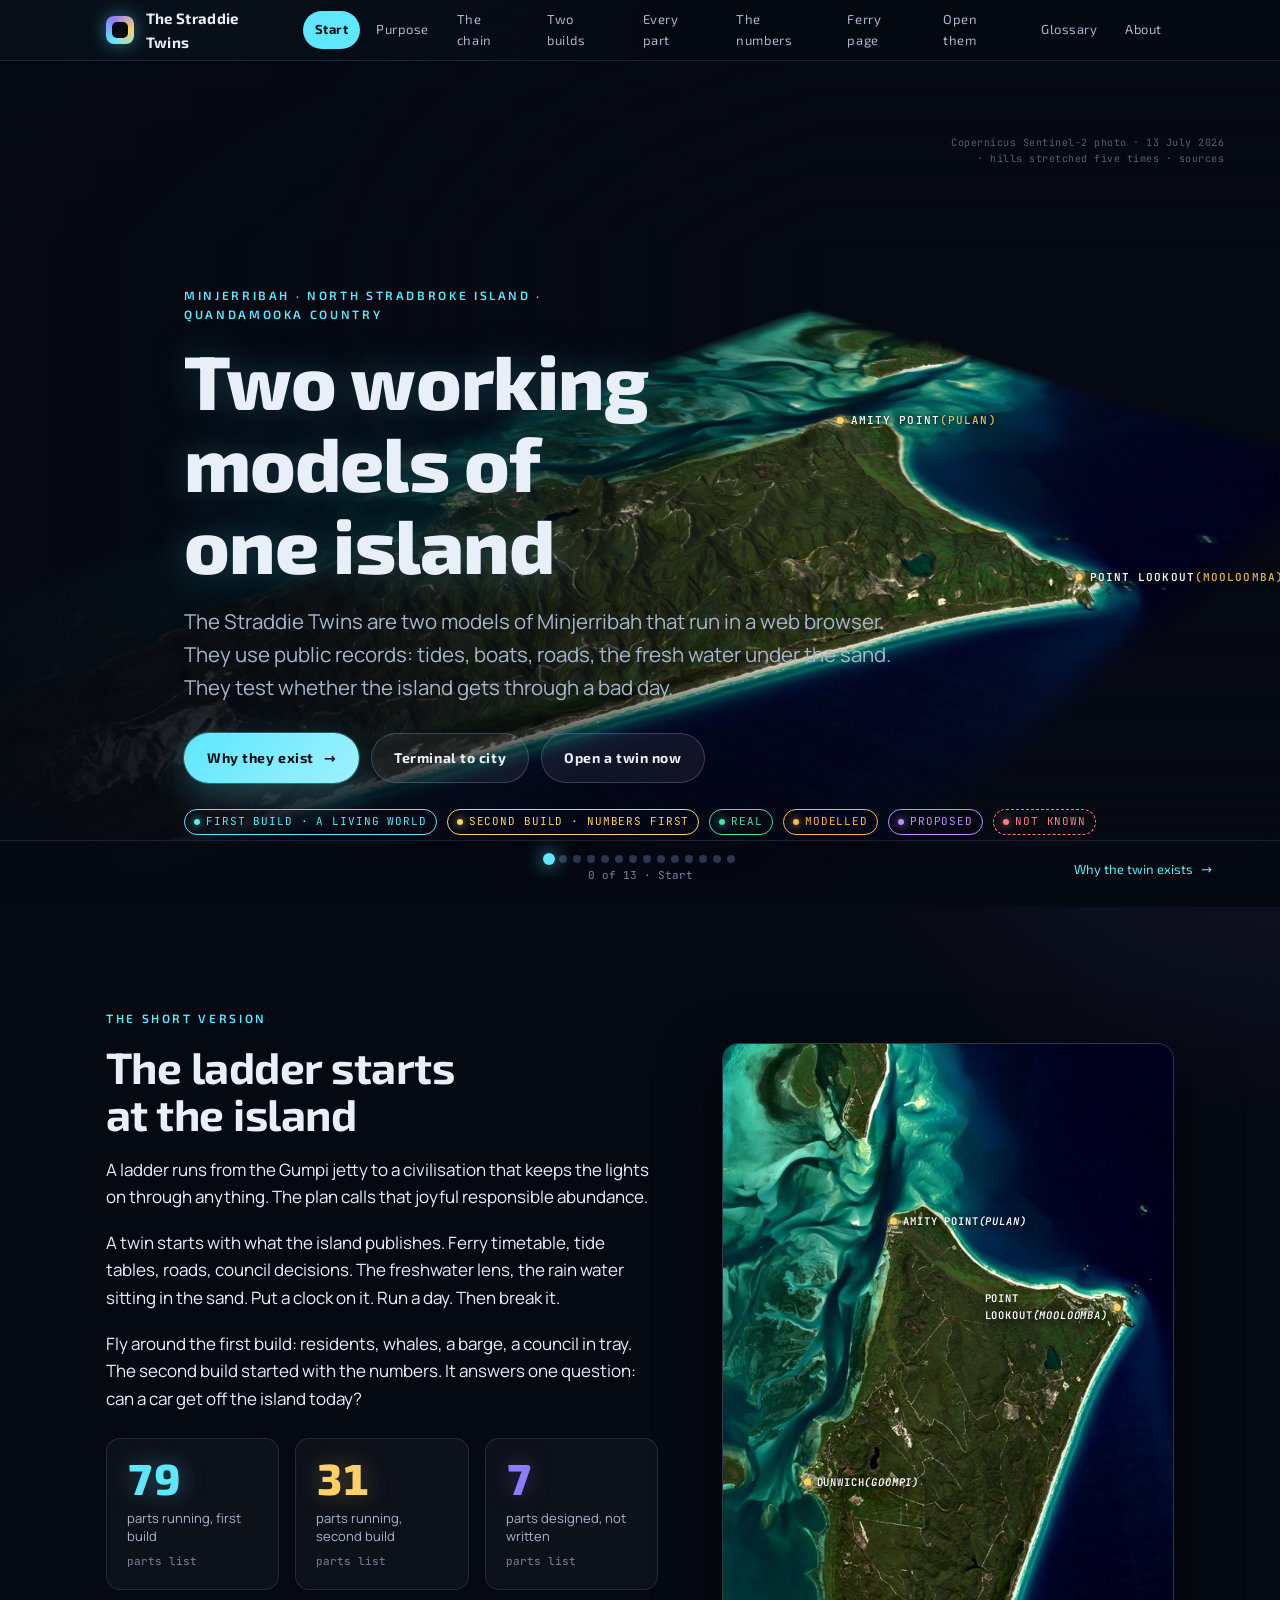
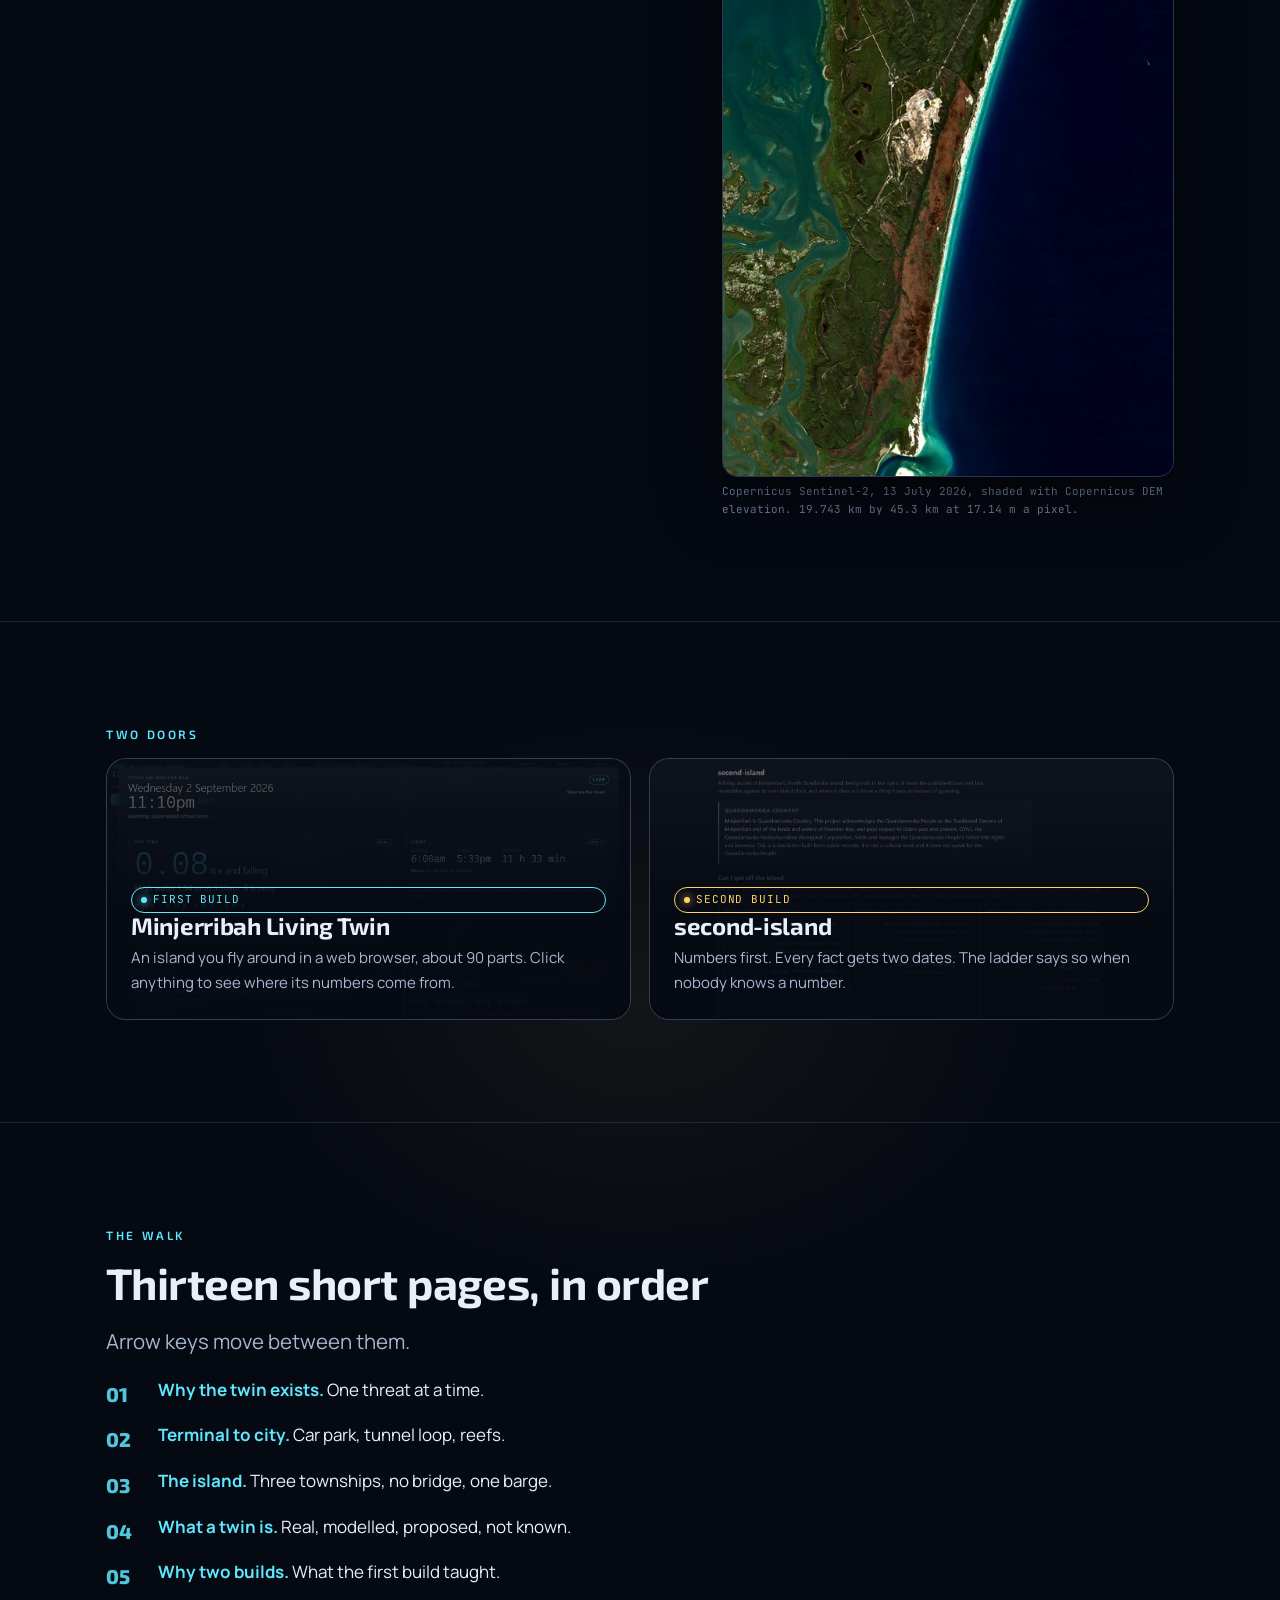
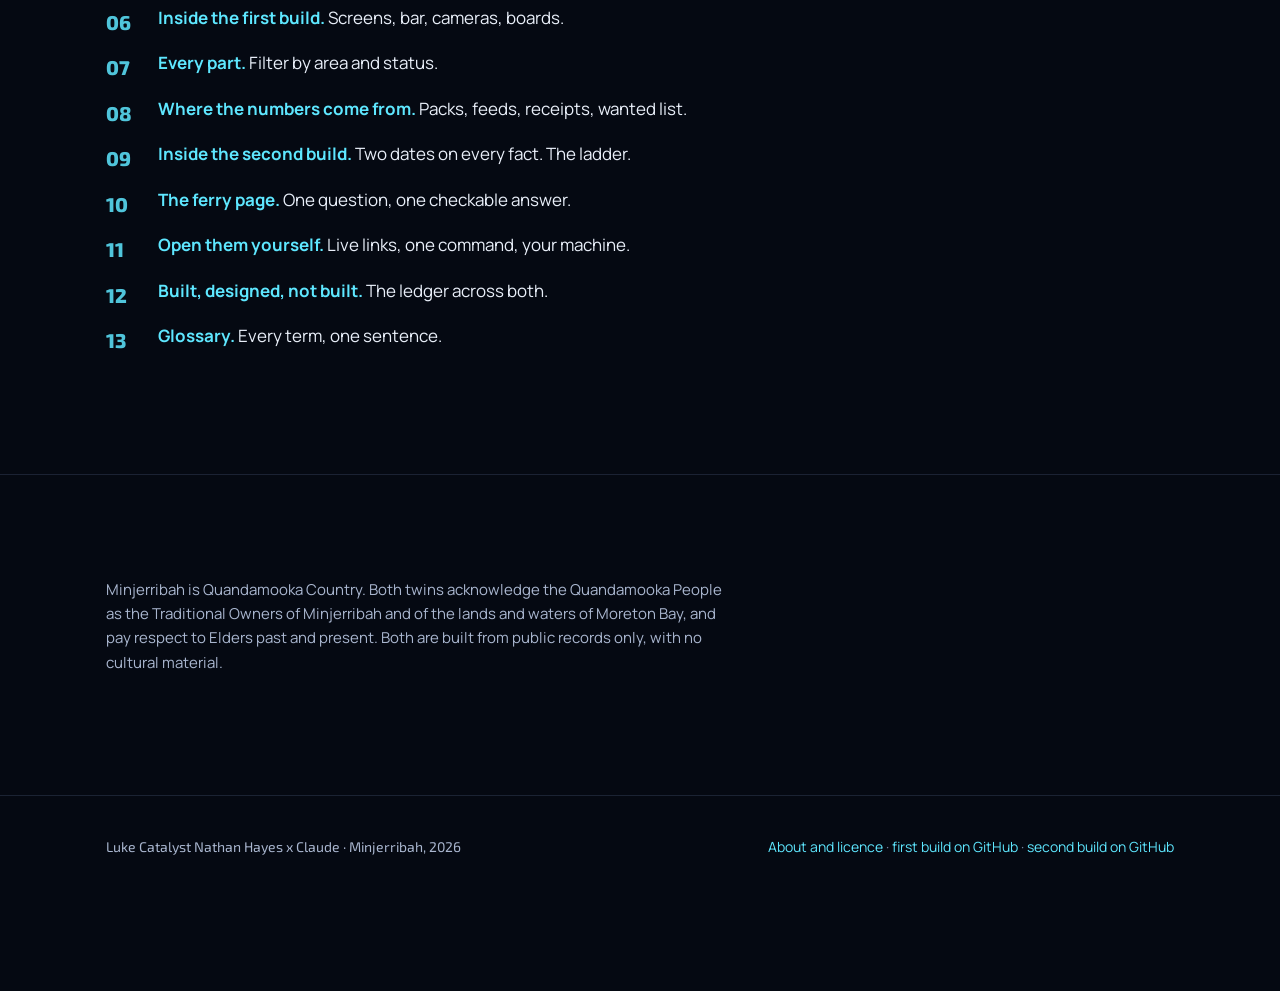
<file: index.html>
<!DOCTYPE html>
<html lang="en-AU">
<head>
<meta charset="utf-8">
<meta name="viewport" content="width=device-width, initial-scale=1">
<title>The Straddie Twins</title>
<meta name="description" content="Two working models of Minjerribah, North Stradbroke Island, running in a web browser. Why they exist, what is inside them, and every part in plain words.">
<meta name="color-scheme" content="dark">
<meta name="theme-color" content="#050912">
<link rel="preconnect" href="https://fonts.googleapis.com">
<link rel="preconnect" href="https://fonts.gstatic.com" crossorigin>
<link rel="stylesheet" href="https://fonts.googleapis.com/css2?family=Exo+2:wght@500;600;700;800&family=Manrope:wght@400;500;700&family=JetBrains+Mono:wght@400;600&display=swap">
<link rel="icon" href="data:image/svg+xml,%3Csvg xmlns=%27http://www.w3.org/2000/svg%27 viewBox=%270 0 32 32%27%3E%3Cdefs%3E%3ClinearGradient id=%27g%27 x1=%270%27 y1=%270%27 x2=%271%27 y2=%271%27%3E%3Cstop offset=%270%27 stop-color=%27%235ee7ff%27/%3E%3Cstop offset=%27.5%27 stop-color=%27%238f7bff%27/%3E%3Cstop offset=%271%27 stop-color=%27%23ffd166%27/%3E%3C/linearGradient%3E%3C/defs%3E%3Crect width=%2732%27 height=%2732%27 rx=%278%27 fill=%27url(%23g)%27/%3E%3Crect x=%277%27 y=%277%27 width=%2718%27 height=%2718%27 rx=%275%27 fill=%27%23050912%27/%3E%3C/svg%3E">
<link rel="stylesheet" href="assets/site.css">
</head>
<body data-page="index">
<header data-topbar></header>

<section class="hero" aria-label="Start">
  <div class="terrain" data-terrain="assets/island/">
    <canvas aria-hidden="true"></canvas>
    <div class="marks" data-markers></div>
  </div>
  <div class="wrap">
    <p class="eyebrow">Minjerribah · North Stradbroke Island · Quandamooka Country</p>
    <h1>Two working models of one island</h1>
    <p class="lede">The Straddie Twins are two models of Minjerribah that run in a web browser. They use public records: tides, boats, roads, the fresh water under the sand. They test whether the island gets through a bad day.</p>
    <div class="hero-actions">
      <a class="btn primary" href="purpose.html">Why they exist <span class="arrow" aria-hidden="true">&rarr;</span></a>
      <a class="btn" href="chain.html">Terminal to city</a>
      <a class="btn" href="run.html">Open a twin now</a>
    </div>
    <div class="hero-badges">
      <span class="chip first">First build · a living world</span>
      <span class="chip second">Second build · numbers first</span>
      <span class="chip real">Real</span><span class="chip modelled">Modelled</span><span class="chip proposed">Proposed</span><span class="chip unknown">Not known</span>
    </div>
  </div>
  <p class="credit">Copernicus Sentinel-2 photo &middot; 13 July 2026 &middot; hills stretched five times &middot; <a href="about.html#sources">sources</a></p>
</section>

<section class="section">
  <div class="wrap">
    <p class="eyebrow" data-reveal>The short version</p>
    <div class="split">
      <div>
        <h2 data-reveal>The ladder starts at the island</h2>
        <p data-reveal>A ladder runs from the Gumpi jetty to a civilisation that keeps the lights on through anything. The plan calls that joyful responsible abundance.</p>
        <p data-reveal>A twin starts with what the island publishes. Ferry timetable, tide tables, roads, council decisions. The freshwater lens, the rain water sitting in the sand. Put a clock on it. Run a day. Then break it.</p>
        <p data-reveal>Fly around the first build: residents, whales, a barge, a council in tray. The second build started with the numbers. It answers one question: can a car get off the island today?</p>
        <div class="stats" data-reveal>
          <div class="stat"><div class="n" data-count-parts="first:*:running">0</div><div class="l">parts running, first build</div><div class="src">parts list</div></div>
          <div class="stat"><div class="n gold" data-count-parts="second:*:running">0</div><div class="l">parts running, second build</div><div class="src">parts list</div></div>
          <div class="stat"><div class="n violet" data-count-parts="*:*:designed">0</div><div class="l">parts designed, not written</div><div class="src">parts list</div></div>
        </div>
      </div>
      <div class="island-figure" data-island-figure data-reveal></div>
    </div>
  </div>
</section>

<section class="section">
  <div class="wrap">
    <p class="eyebrow" data-reveal>Two doors</p>
    <div class="doors">
      <a class="door" href="first-build.html" data-reveal>
        <img src="assets/shots/first-island.png" alt="First build opening board: date, tide, light, crossing, each marked real or simulated." loading="lazy">
        <div class="body"><span class="chip first">First build</span><h3>Minjerribah Living Twin</h3><p>An island you fly around in a web browser, about 90 parts. Click anything to see where its numbers come from.</p></div>
      </a>
      <a class="door" href="second-build.html" data-reveal>
        <img src="assets/shots/second-front.png" alt="Second build ferry page, asking whether a car can get off the island." loading="lazy">
        <div class="body"><span class="chip second">Second build</span><h3>second-island</h3><p>Numbers first. Every fact gets two dates. The ladder says so when nobody knows a number.</p></div>
      </a>
    </div>
  </div>
</section>

<section class="section">
  <div class="wrap">
    <p class="eyebrow" data-reveal>The walk</p>
    <h2 data-reveal>Thirteen short pages, in order</h2>
    <p class="lede" data-reveal>Arrow keys move between them.</p>
    <ol class="numbered" data-reveal>
      <li><a href="purpose.html"><b>Why the twin exists.</b></a> One threat at a time.</li>
      <li><a href="chain.html"><b>Terminal to city.</b></a> Car park, tunnel loop, reefs.</li>
      <li><a href="island.html"><b>The island.</b></a> Three townships, no bridge, one barge.</li>
      <li><a href="twin.html"><b>What a twin is.</b></a> Real, modelled, proposed, not known.</li>
      <li><a href="two-builds.html"><b>Why two builds.</b></a> What the first build taught.</li>
      <li><a href="first-build.html"><b>Inside the first build.</b></a> Screens, bar, cameras, boards.</li>
      <li><a href="systems.html"><b>Every part.</b></a> Filter by area and status.</li>
      <li><a href="data.html"><b>Where the numbers come from.</b></a> Packs, feeds, receipts, wanted list.</li>
      <li><a href="second-build.html"><b>Inside the second build.</b></a> Two dates on every fact. The ladder.</li>
      <li><a href="ferry-page.html"><b>The ferry page.</b></a> One question, one checkable answer.</li>
      <li><a href="run.html"><b>Open them yourself.</b></a> Live links, one command, your machine.</li>
      <li><a href="next.html"><b>Built, designed, not built.</b></a> The ledger across both.</li>
      <li><a href="glossary.html"><b>Glossary.</b></a> Every term, one sentence.</li>
    </ol>
  </div>
</section>

<section class="section">
  <div class="wrap">
    <p class="ack" data-reveal>Minjerribah is Quandamooka Country. Both twins acknowledge the Quandamooka People as the Traditional Owners of Minjerribah and of the lands and waters of Moreton Bay, and pay respect to Elders past and present. Both are built from public records only, with no cultural material.</p>
  </div>
</section>

<footer class="site"><div class="wrap"><span class="sig">Luke Catalyst Nathan Hayes x Claude · Minjerribah, 2026</span><span><a href="about.html">About and licence</a> · <a href="https://github.com/auraofintelligence/minjerribah-living-twin">first build on GitHub</a> · <a href="https://github.com/auraofintelligence/second-island">second build on GitHub</a></span></div></footer>
<nav data-rail aria-label="The walk"></nav>
<script src="assets/terrain.js"></script>
<script src="assets/components.js"></script>
<script src="assets/site.js"></script>
</body>
</html>
</file>
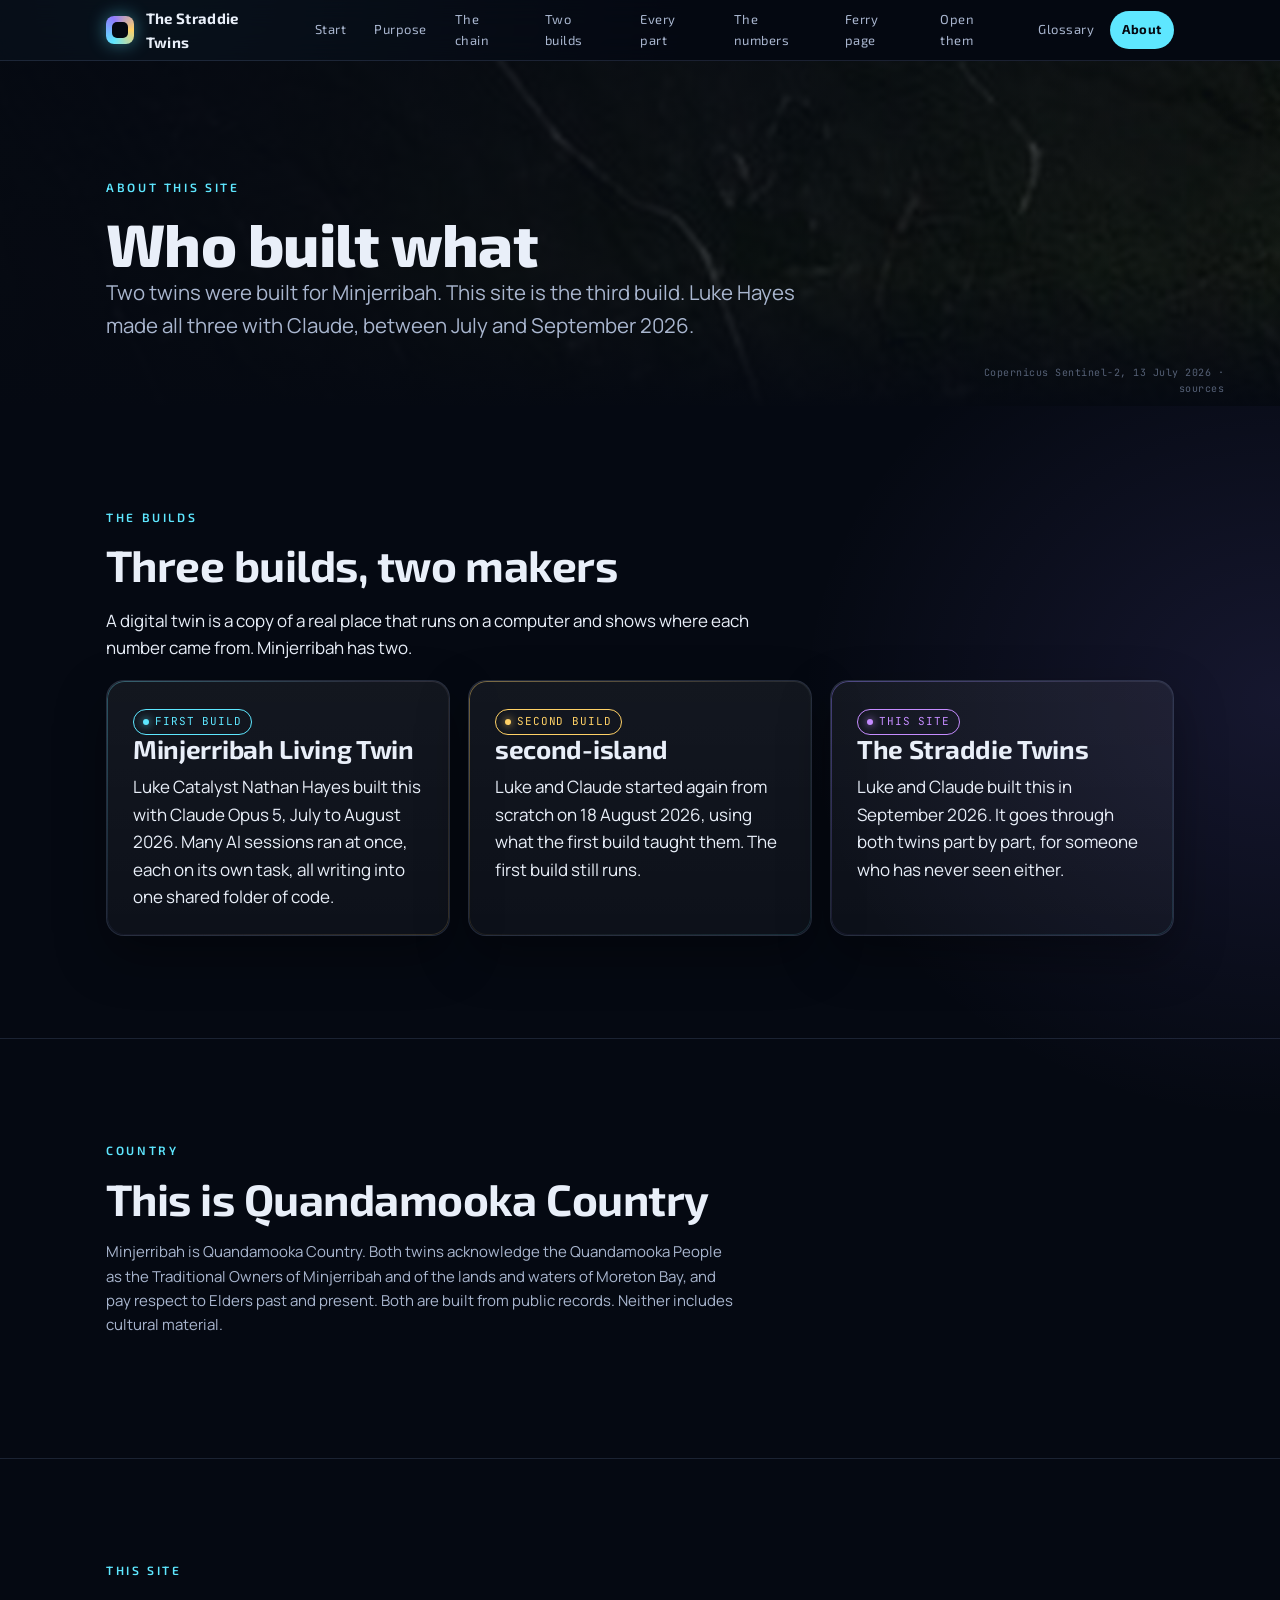
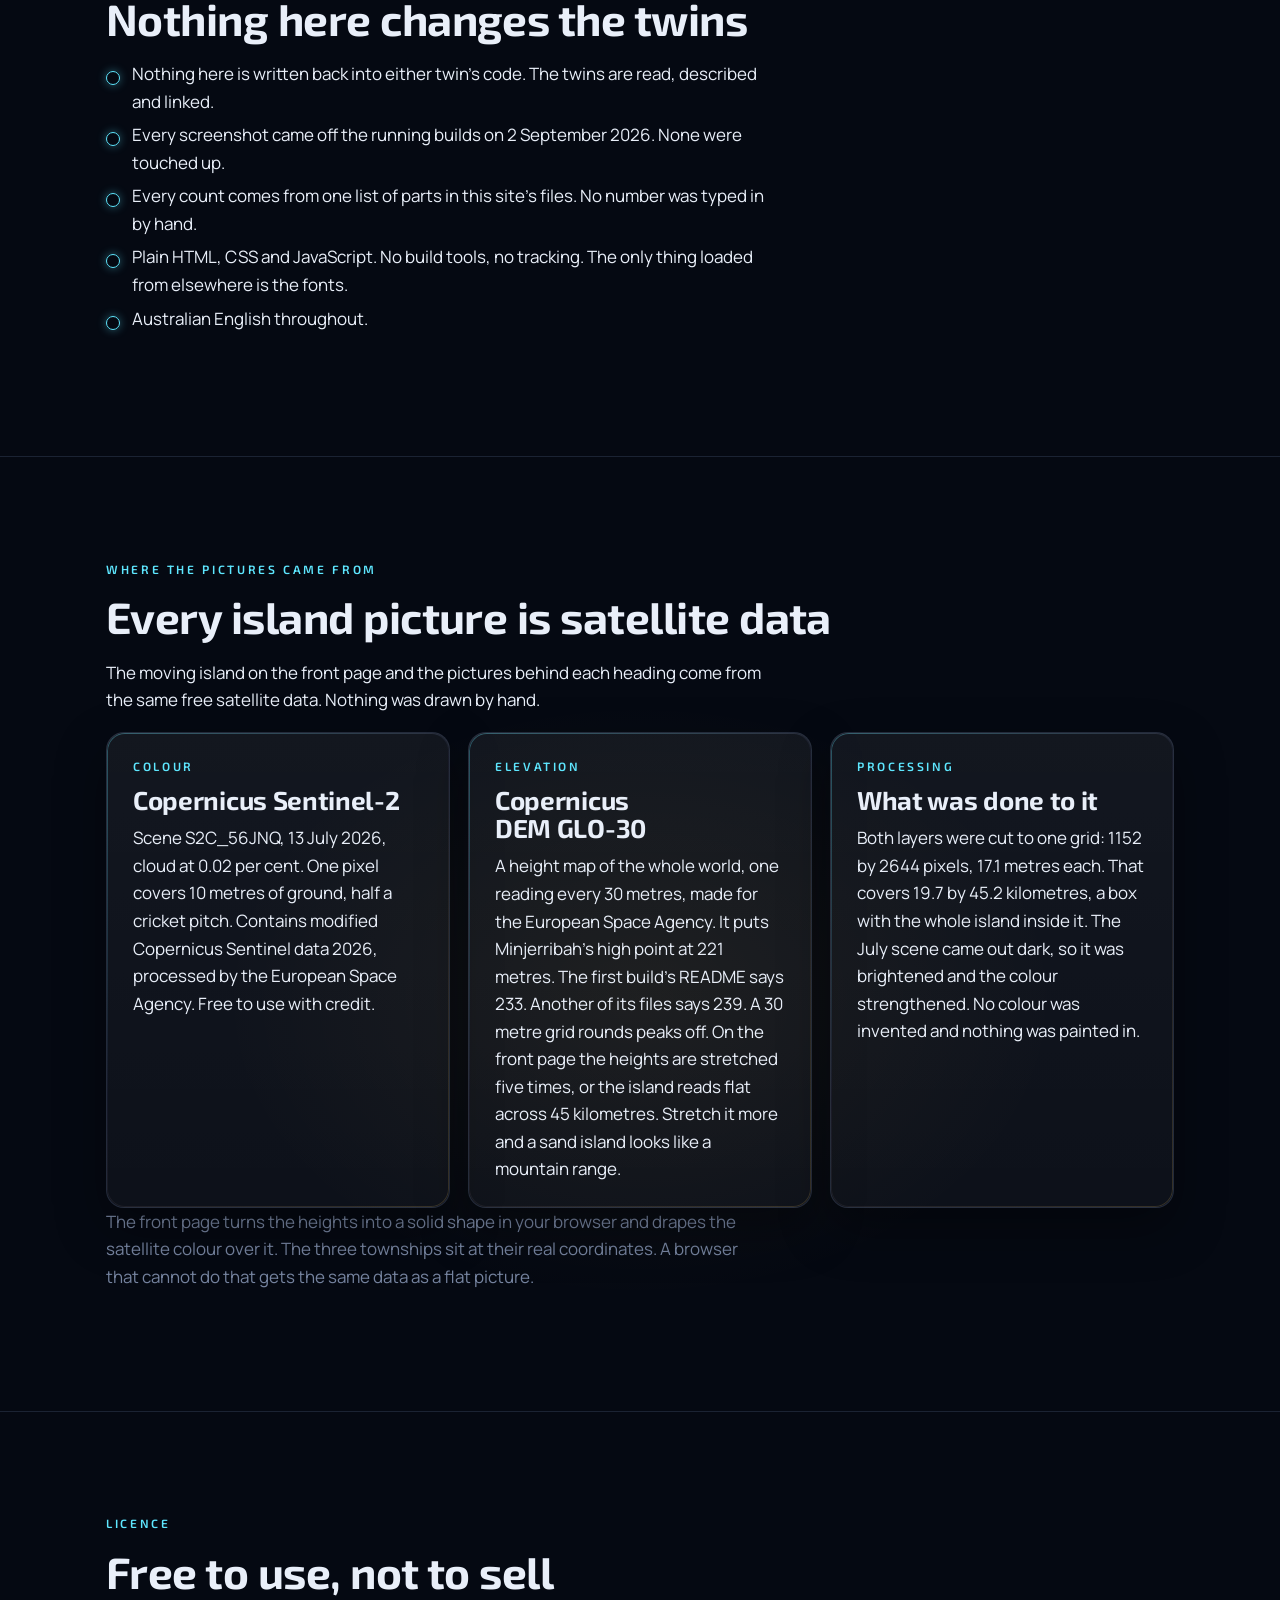
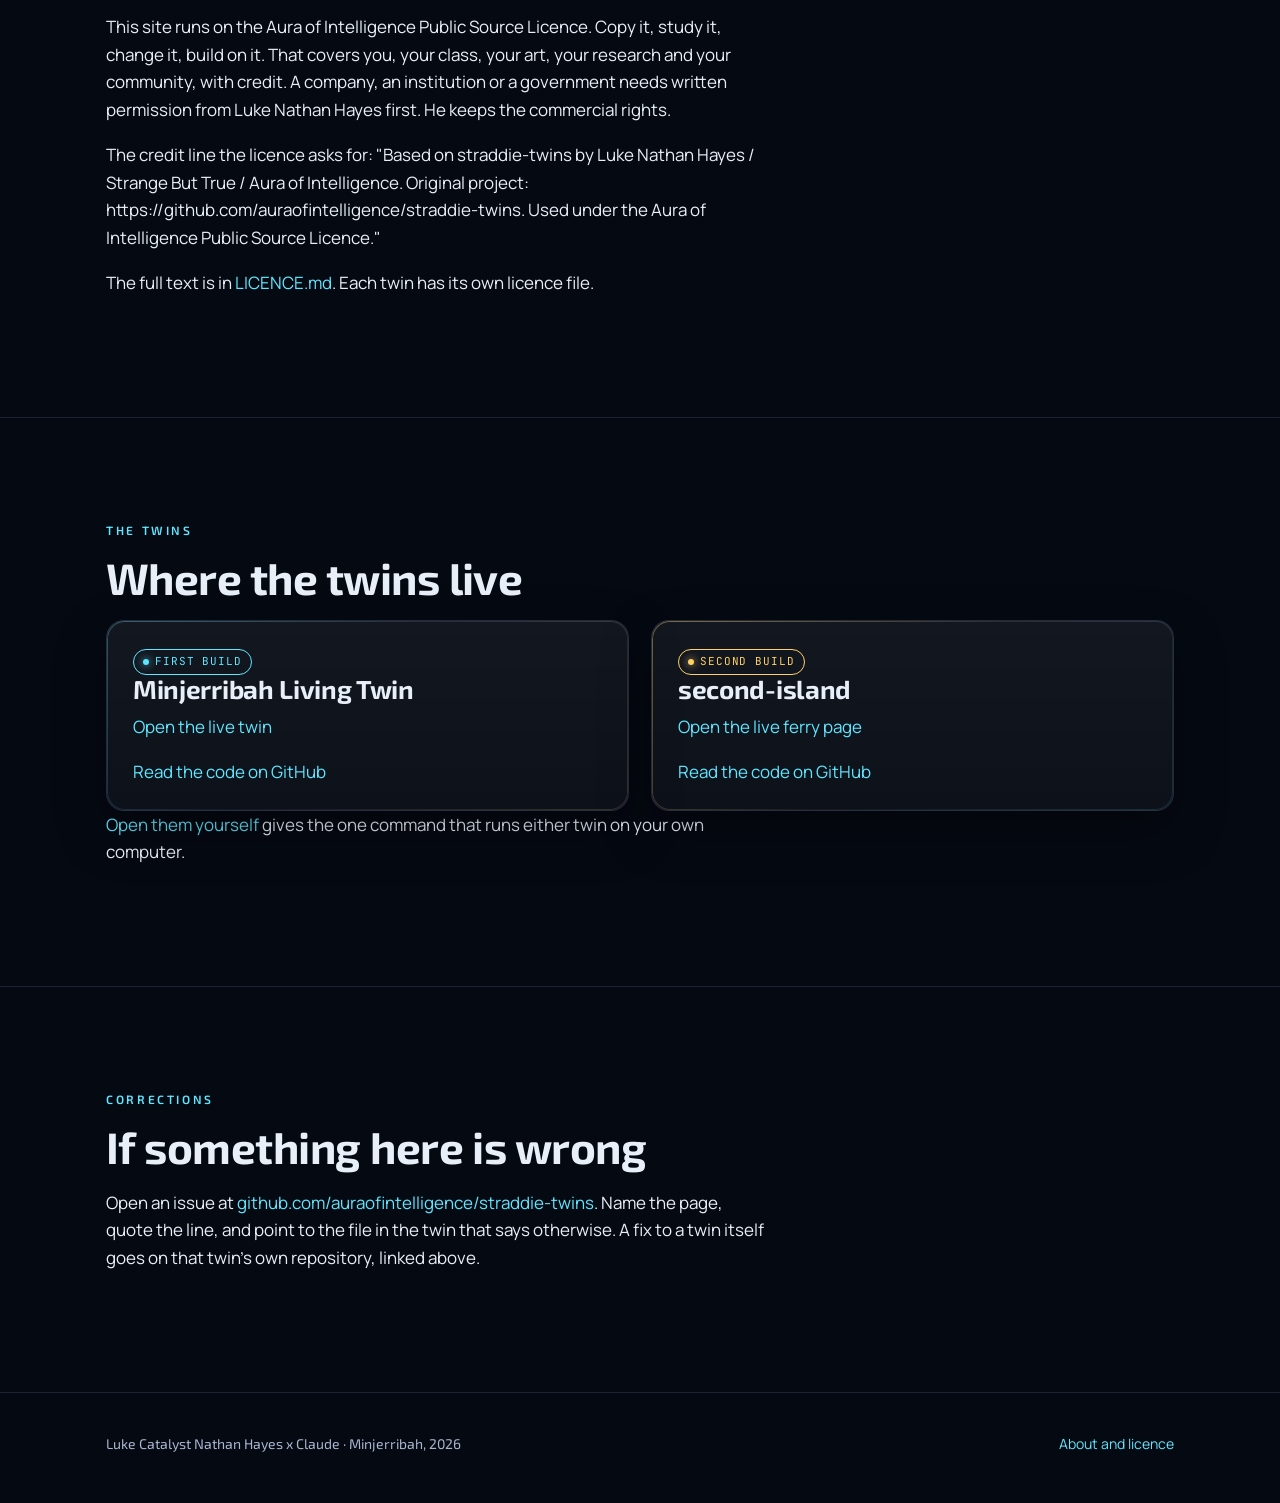
<file: about.html>
<!DOCTYPE html>
<html lang="en-AU">
<head>
<meta charset="utf-8">
<meta name="viewport" content="width=device-width, initial-scale=1">
<title>About · The Straddie Twins</title>
<meta name="description" content="Who built the two Minjerribah twins and this site, the acknowledgement of Country, the licence, and how to report a mistake.">
<meta name="color-scheme" content="dark">
<meta name="theme-color" content="#050912">
<link rel="preconnect" href="https://fonts.googleapis.com">
<link rel="preconnect" href="https://fonts.gstatic.com" crossorigin>
<link rel="stylesheet" href="https://fonts.googleapis.com/css2?family=Exo+2:wght@500;600;700;800&family=Manrope:wght@400;500;700&family=JetBrains+Mono:wght@400;600&display=swap">
<link rel="icon" href="data:image/svg+xml,%3Csvg xmlns=%27http://www.w3.org/2000/svg%27 viewBox=%270 0 32 32%27%3E%3Cdefs%3E%3ClinearGradient id=%27g%27 x1=%270%27 y1=%270%27 x2=%271%27 y2=%271%27%3E%3Cstop offset=%270%27 stop-color=%27%235ee7ff%27/%3E%3Cstop offset=%27.5%27 stop-color=%27%238f7bff%27/%3E%3Cstop offset=%271%27 stop-color=%27%23ffd166%27/%3E%3C/linearGradient%3E%3C/defs%3E%3Crect width=%2732%27 height=%2732%27 rx=%278%27 fill=%27url(%23g)%27/%3E%3Crect x=%277%27 y=%277%27 width=%2718%27 height=%2718%27 rx=%275%27 fill=%27%23050912%27/%3E%3C/svg%3E">
<link rel="stylesheet" href="assets/site.css">
</head>
<body data-page="about">
<header data-topbar></header>

<section class="page-hero">
  <div class="hero-photo" data-photo="detail-sandmine.jpg" aria-hidden="true"></div>
  <div class="wrap">
    <p class="step-tag" data-step></p>
    <p class="eyebrow">About this site</p>
    <h1>Who built what</h1>
    <p class="lede">Two twins were built for Minjerribah. This site is the third build. Luke Hayes made all three with Claude, between July and September 2026.</p>
  </div>
  <p class="credit">Copernicus Sentinel-2, 13 July 2026 &middot; <a href="about.html#sources">sources</a></p>
</section>

<section class="section">
  <div class="wrap">
    <p class="eyebrow" data-reveal>The builds</p>
    <h2 data-reveal>Three builds, two makers</h2>
    <p data-reveal>A digital twin is a copy of a real place that runs on a computer and shows where each number came from. Minjerribah has two.</p>
    <div class="cards">
      <div class="card" data-reveal>
        <span class="chip first">First build</span>
        <h3>Minjerribah Living Twin</h3>
        <p>Luke Catalyst Nathan Hayes built this with Claude Opus 5, July to August 2026. Many AI sessions ran at once, each on its own task, all writing into one shared folder of code.</p>
      </div>
      <div class="card gold" data-reveal>
        <span class="chip second">Second build</span>
        <h3>second-island</h3>
        <p>Luke and Claude started again from scratch on 18 August 2026, using what the first build taught them. The first build still runs.</p>
      </div>
      <div class="card violet" data-reveal>
        <span class="chip proposed">This site</span>
        <h3>The Straddie Twins</h3>
        <p>Luke and Claude built this in September 2026. It goes through both twins part by part, for someone who has never seen either.</p>
      </div>
    </div>
  </div>
</section>

<section class="section">
  <div class="wrap">
    <p class="eyebrow" data-reveal>Country</p>
    <h2 data-reveal>This is Quandamooka Country</h2>
    <p class="ack" data-reveal>Minjerribah is Quandamooka Country. Both twins acknowledge the Quandamooka People as the Traditional Owners of Minjerribah and of the lands and waters of Moreton Bay, and pay respect to Elders past and present. Both are built from public records. Neither includes cultural material.</p>
  </div>
</section>

<section class="section">
  <div class="wrap">
    <p class="eyebrow" data-reveal>This site</p>
    <h2 data-reveal>Nothing here changes the twins</h2>
    <ul class="ticks" data-reveal>
      <li>Nothing here is written back into either twin's code. The twins are read, described and linked.</li>
      <li>Every screenshot came off the running builds on 2 September 2026. None were touched up.</li>
      <li>Every count comes from one list of parts in this site's files. No number was typed in by hand.</li>
      <li>Plain HTML, CSS and JavaScript. No build tools, no tracking. The only thing loaded from elsewhere is the fonts.</li>
      <li>Australian English throughout.</li>
    </ul>
  </div>
</section>

<section class="section" id="sources">
  <div class="wrap">
    <p class="eyebrow" data-reveal>Where the pictures came from</p>
    <h2 data-reveal>Every island picture is satellite data</h2>
    <p data-reveal>The moving island on the front page and the pictures behind each heading come from the same free satellite data. Nothing was drawn by hand.</p>
    <div class="cards">
      <div class="card" data-reveal>
        <p class="eyebrow">Colour</p>
        <h3>Copernicus Sentinel-2</h3>
        <p>Scene S2C_56JNQ, 13 July 2026, cloud at 0.02 per cent. One pixel covers 10 metres of ground, half a cricket pitch. Contains modified Copernicus Sentinel data 2026, processed by the European Space Agency. Free to use with credit.</p>
      </div>
      <div class="card" data-reveal>
        <p class="eyebrow">Elevation</p>
        <h3>Copernicus DEM GLO-30</h3>
        <p>A height map of the whole world, one reading every 30 metres, made for the European Space Agency. It puts Minjerribah's high point at 221 metres. The first build's README says 233. Another of its files says 239. A 30 metre grid rounds peaks off. On the front page the heights are stretched five times, or the island reads flat across 45 kilometres. Stretch it more and a sand island looks like a mountain range.</p>
      </div>
      <div class="card" data-reveal>
        <p class="eyebrow">Processing</p>
        <h3>What was done to it</h3>
        <p>Both layers were cut to one grid: 1152 by 2644 pixels, 17.1 metres each. That covers 19.7 by 45.2 kilometres, a box with the whole island inside it. The July scene came out dark, so it was brightened and the colour strengthened. No colour was invented and nothing was painted in.</p>
      </div>
    </div>
    <p class="faint" data-reveal>The front page turns the heights into a solid shape in your browser and drapes the satellite colour over it. The three townships sit at their real coordinates. A browser that cannot do that gets the same data as a flat picture.</p>
  </div>
</section>

<section class="section">
  <div class="wrap">
    <p class="eyebrow" data-reveal>Licence</p>
    <h2 data-reveal>Free to use, not to sell</h2>
    <p data-reveal>This site runs on the Aura of Intelligence Public Source Licence. Copy it, study it, change it, build on it. That covers you, your class, your art, your research and your community, with credit. A company, an institution or a government needs written permission from Luke Nathan Hayes first. He keeps the commercial rights.</p>
    <p data-reveal>The credit line the licence asks for: "Based on straddie-twins by Luke Nathan Hayes / Strange But True / Aura of Intelligence. Original project: https://github.com/auraofintelligence/straddie-twins. Used under the Aura of Intelligence Public Source Licence."</p>
    <p data-reveal>The full text is in <a href="LICENCE.md">LICENCE.md</a>. Each twin has its own licence file.</p>
  </div>
</section>

<section class="section">
  <div class="wrap">
    <p class="eyebrow" data-reveal>The twins</p>
    <h2 data-reveal>Where the twins live</h2>
    <div class="grid grid-2">
      <div class="card" data-reveal>
        <span class="chip first">First build</span>
        <h3>Minjerribah Living Twin</h3>
        <p><a href="https://auraofintelligence.github.io/minjerribah-living-twin/">Open the live twin</a></p>
        <p><a href="https://github.com/auraofintelligence/minjerribah-living-twin">Read the code on GitHub</a></p>
      </div>
      <div class="card gold" data-reveal>
        <span class="chip second">Second build</span>
        <h3>second-island</h3>
        <p><a href="https://auraofintelligence.github.io/second-island/">Open the live ferry page</a></p>
        <p><a href="https://github.com/auraofintelligence/second-island">Read the code on GitHub</a></p>
      </div>
    </div>
    <p data-reveal><a href="run.html">Open them yourself</a> gives the one command that runs either twin on your own computer.</p>
  </div>
</section>

<section class="section">
  <div class="wrap">
    <p class="eyebrow" data-reveal>Corrections</p>
    <h2 data-reveal>If something here is wrong</h2>
    <p data-reveal>Open an issue at <a href="https://github.com/auraofintelligence/straddie-twins">github.com/auraofintelligence/straddie-twins</a>. Name the page, quote the line, and point to the file in the twin that says otherwise. A fix to a twin itself goes on that twin's own repository, linked above.</p>
  </div>
</section>

<footer class="site"><div class="wrap"><span class="sig">Luke Catalyst Nathan Hayes x Claude · Minjerribah, 2026</span><span><a href="about.html">About and licence</a></span></div></footer>
<nav data-rail aria-label="The walk"></nav>
<script src="assets/components.js"></script>
<script src="assets/site.js"></script>
</body>
</html>
</file>
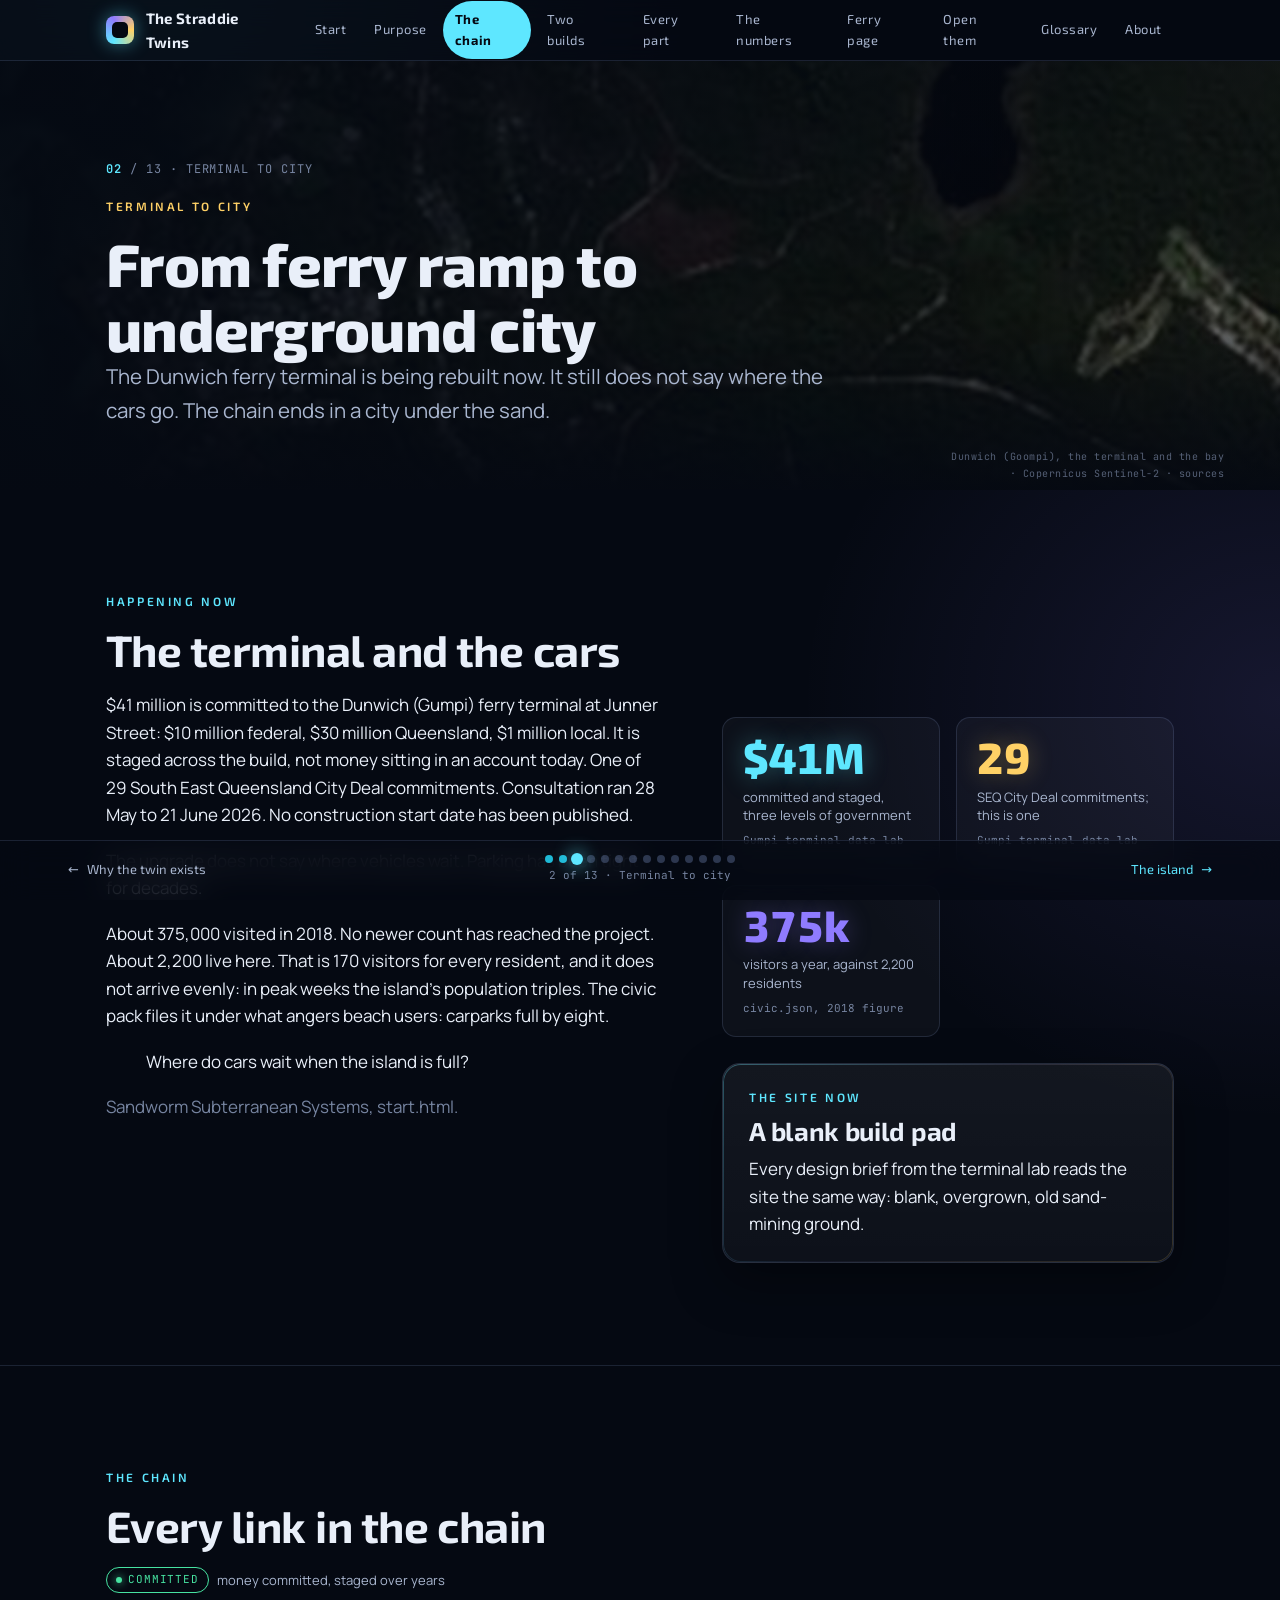
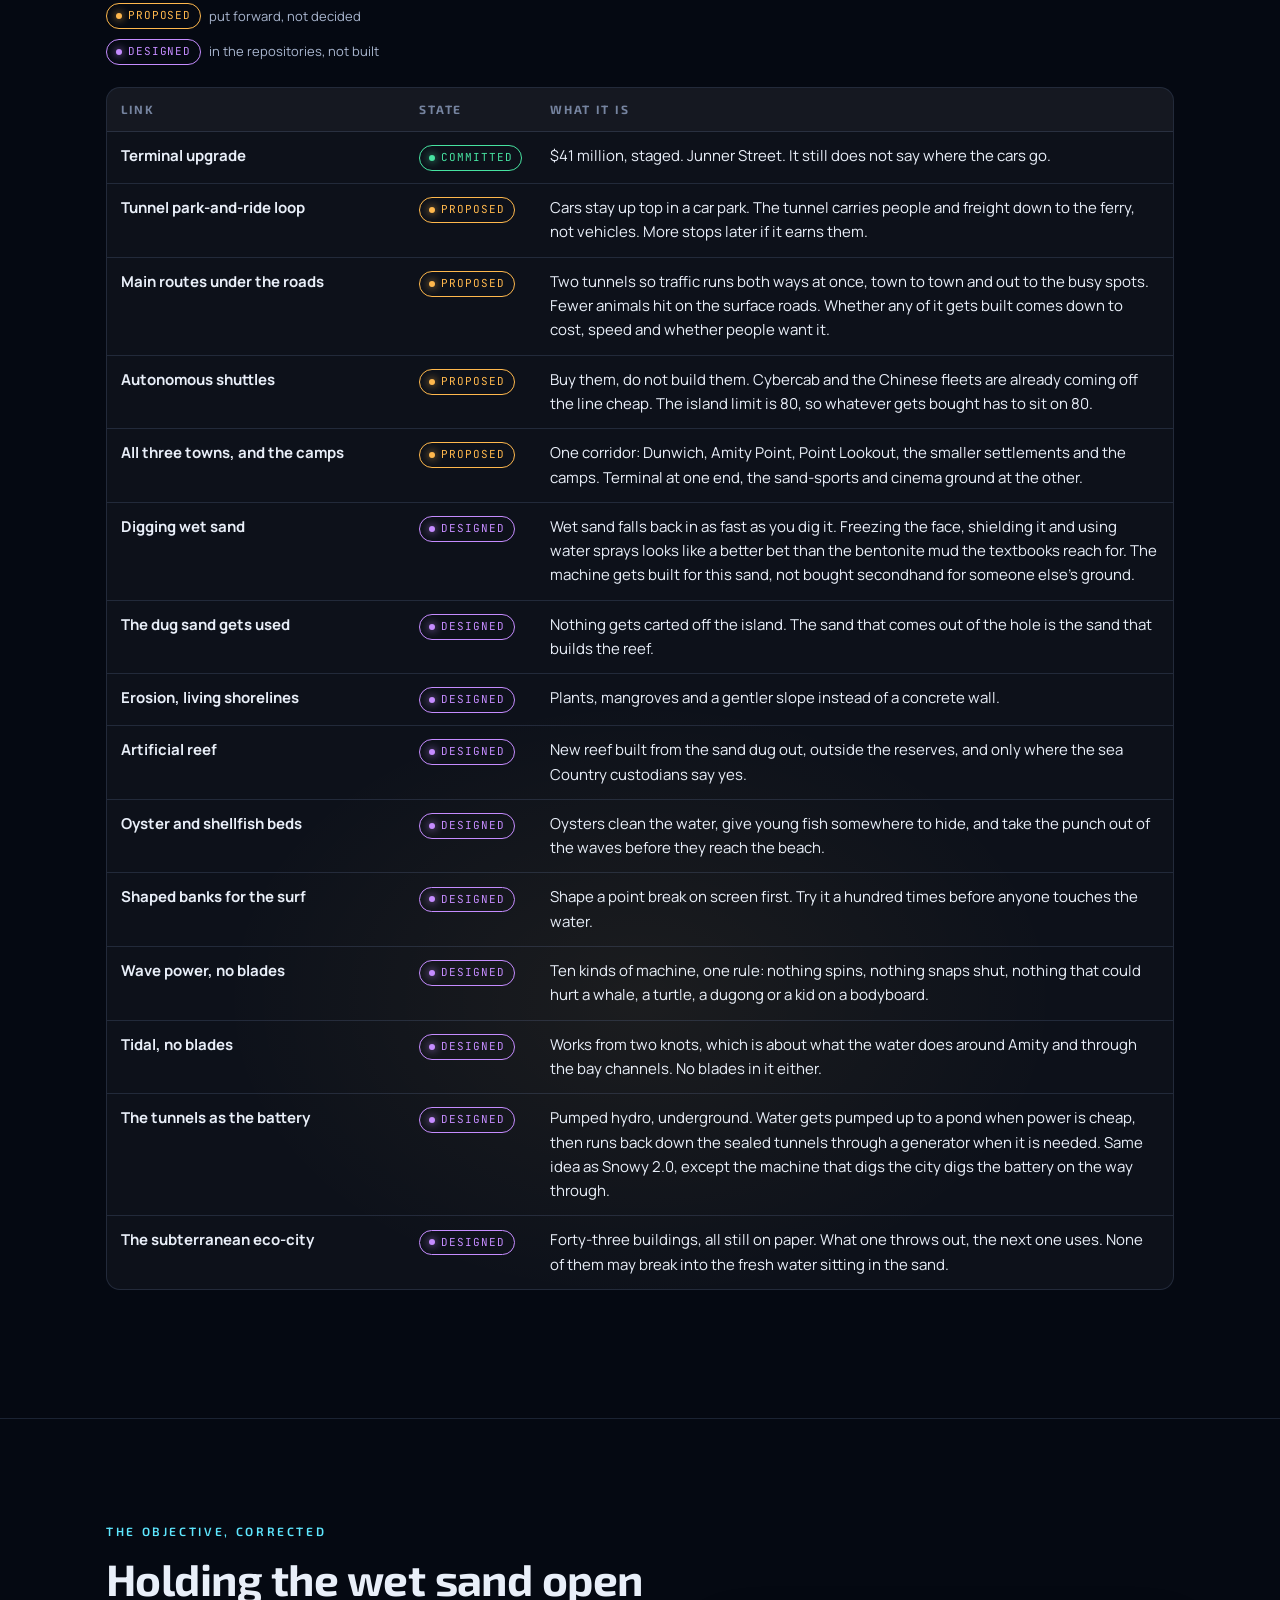
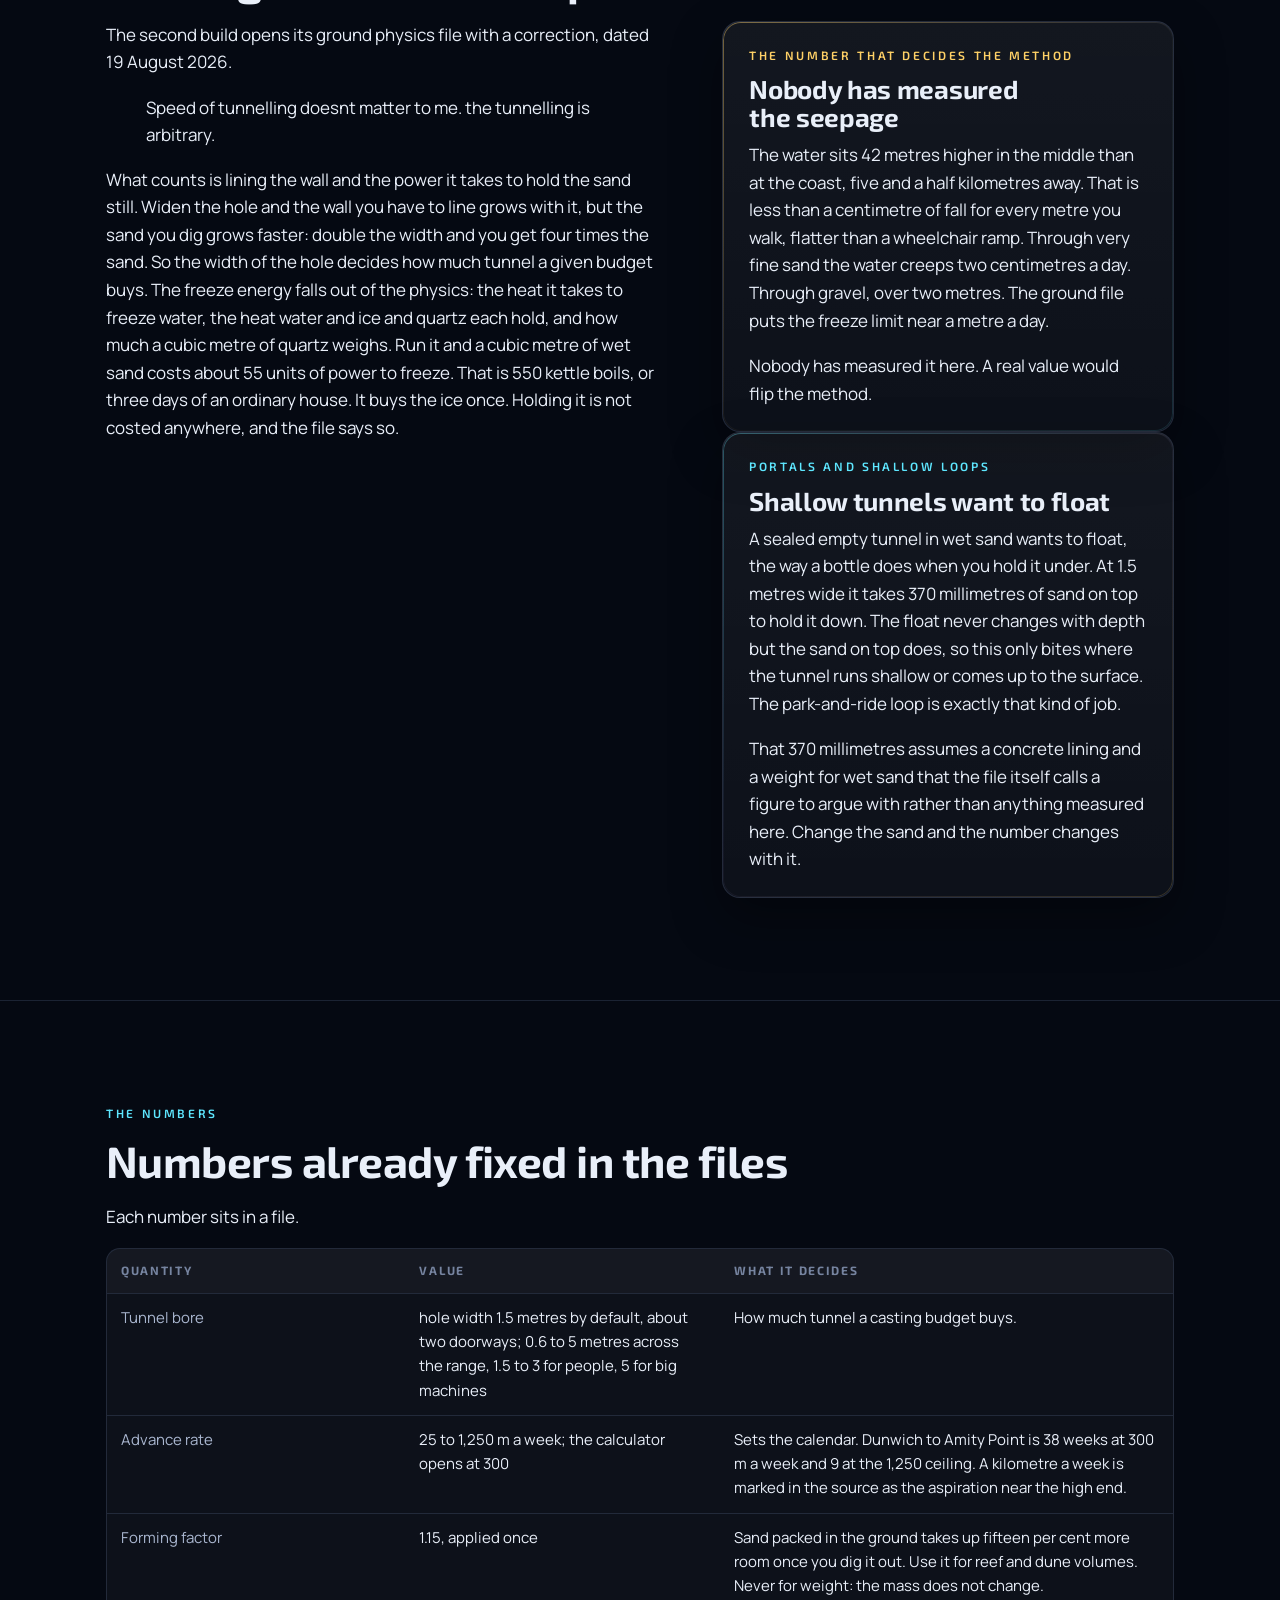
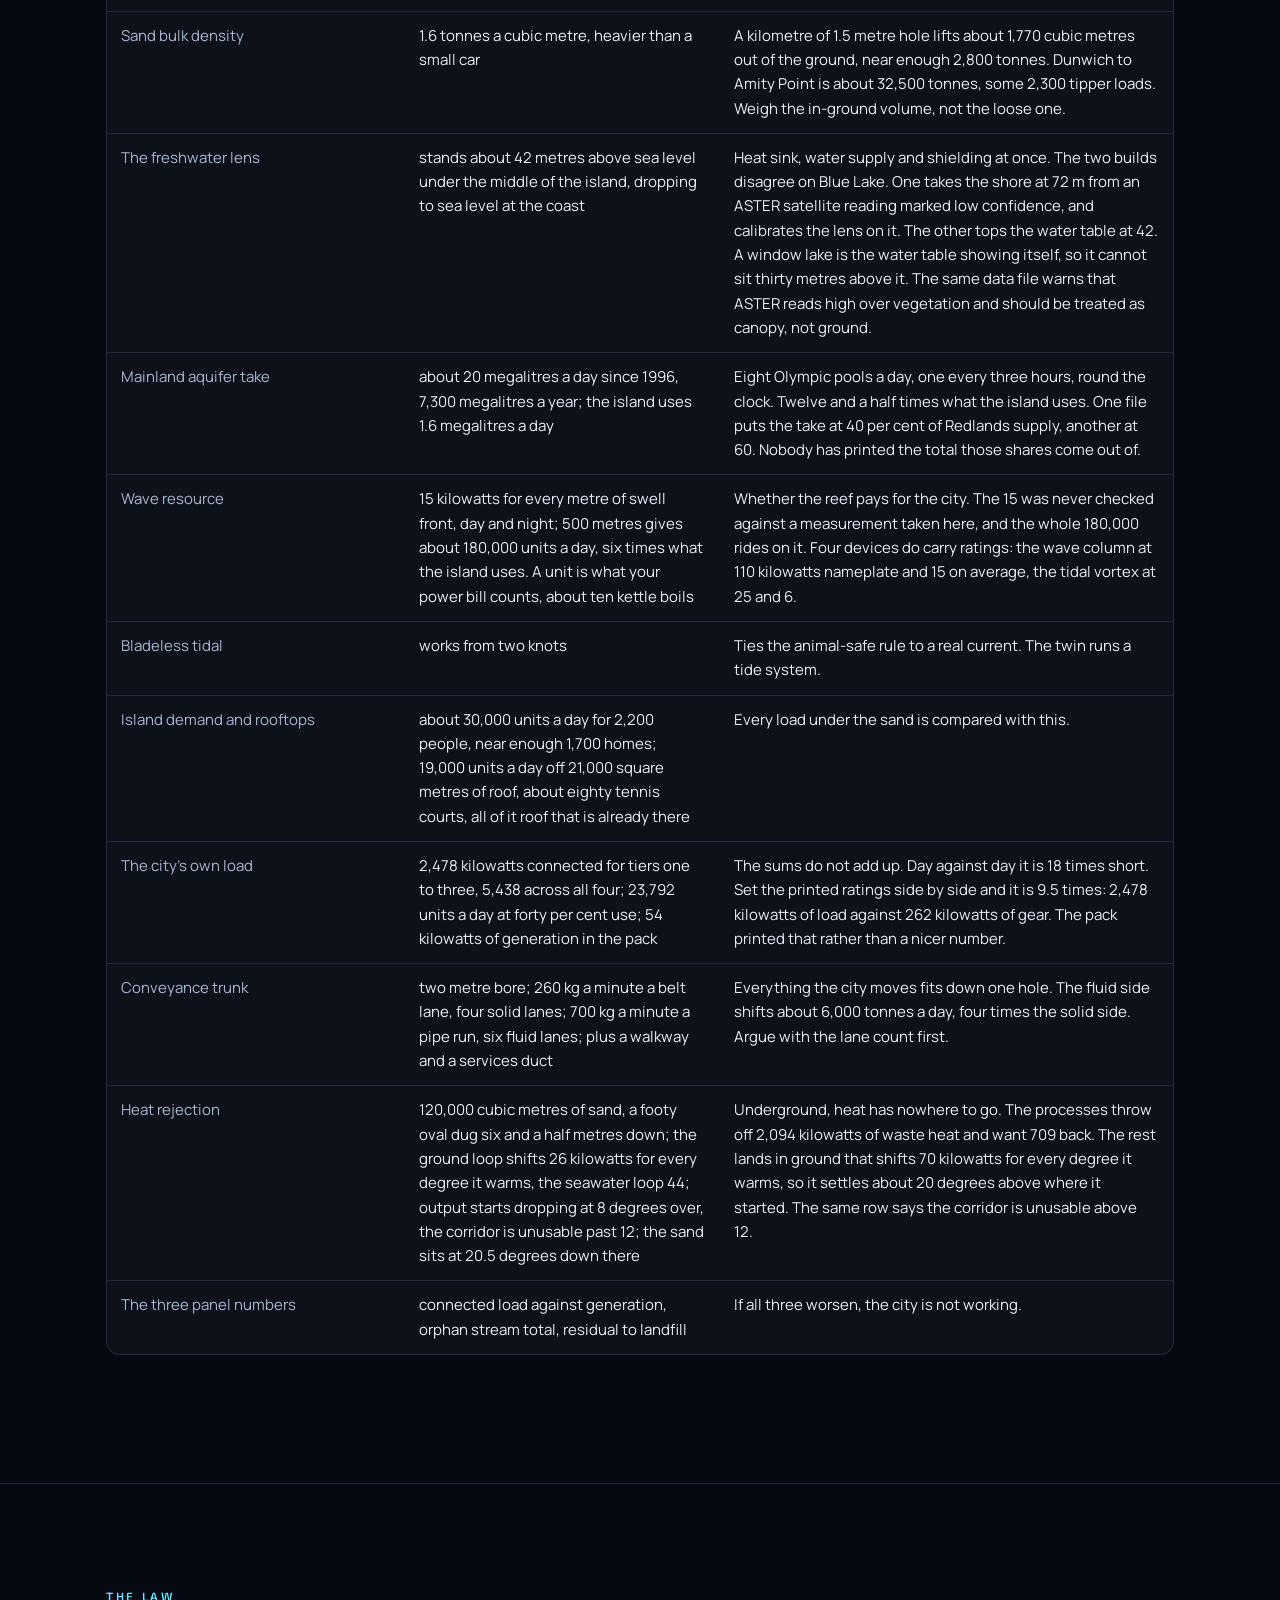
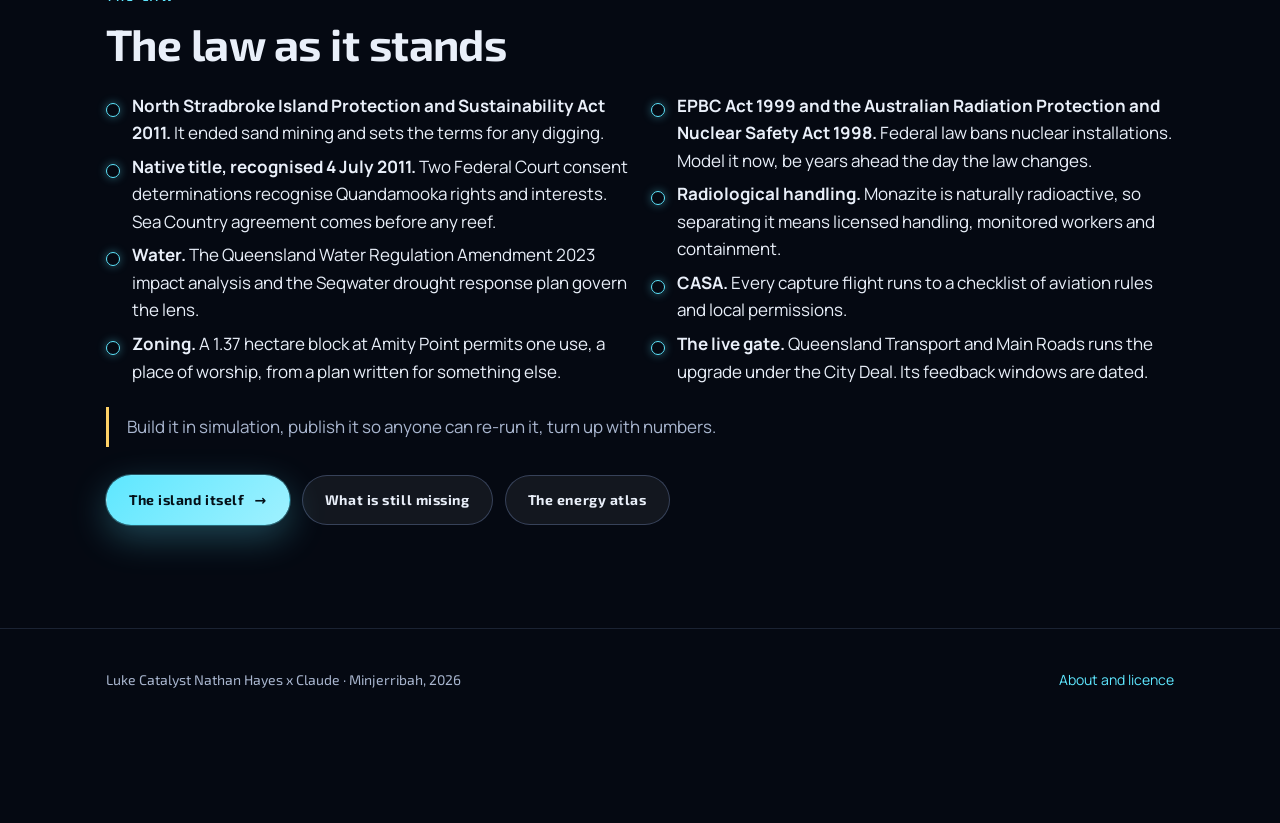
<file: chain.html>
<!DOCTYPE html>
<html lang="en-AU">
<head>
<meta charset="utf-8">
<meta name="viewport" content="width=device-width, initial-scale=1">
<title>Terminal to city · The Straddie Twins</title>
<meta name="description" content="The physical chain the twin has to carry: the Gumpi terminal upgrade and its unsolved parking, a tunnel park-and-ride loop, autonomous shuttles, spoil as supply, reefs, bladeless wave and tidal power, and the subterranean eco-city.">
<meta name="color-scheme" content="dark">
<meta name="theme-color" content="#050912">
<link rel="preconnect" href="https://fonts.googleapis.com">
<link rel="preconnect" href="https://fonts.gstatic.com" crossorigin>
<link rel="stylesheet" href="https://fonts.googleapis.com/css2?family=Exo+2:wght@500;600;700;800&family=Manrope:wght@400;500;700&family=JetBrains+Mono:wght@400;600&display=swap">
<link rel="icon" href="data:image/svg+xml,%3Csvg xmlns=%27http://www.w3.org/2000/svg%27 viewBox=%270 0 32 32%27%3E%3Cdefs%3E%3ClinearGradient id=%27g%27 x1=%270%27 y1=%270%27 x2=%271%27 y2=%271%27%3E%3Cstop offset=%270%27 stop-color=%27%235ee7ff%27/%3E%3Cstop offset=%27.5%27 stop-color=%27%238f7bff%27/%3E%3Cstop offset=%271%27 stop-color=%27%23ffd166%27/%3E%3C/linearGradient%3E%3C/defs%3E%3Crect width=%2732%27 height=%2732%27 rx=%278%27 fill=%27url(%23g)%27/%3E%3Crect x=%277%27 y=%277%27 width=%2718%27 height=%2718%27 rx=%275%27 fill=%27%23050912%27/%3E%3C/svg%3E">
<link rel="stylesheet" href="assets/site.css">
</head>
<body data-page="chain">
<header data-topbar></header>

<section class="page-hero">
  <div class="hero-photo" data-photo="detail-dunwich.jpg" aria-hidden="true"></div>
  <div class="wrap">
    <p class="step-tag" data-step></p>
    <p class="eyebrow gold">Terminal to city</p>
    <h1>From ferry ramp to underground city</h1>
    <p class="lede">The Dunwich ferry terminal is being rebuilt now. It still does not say where the cars go. The chain ends in a city under the sand.</p>
  </div>
  <p class="credit">Dunwich (Goompi), the terminal and the bay &middot; Copernicus Sentinel-2 &middot; <a href="about.html#sources">sources</a></p>
</section>

<section class="section">
  <div class="wrap">
    <p class="eyebrow" data-reveal>Happening now</p>
    <h2 data-reveal>The terminal and the cars</h2>
    <div class="split">
      <div>
        <p data-reveal>$41 million is committed to the Dunwich (Gumpi) ferry terminal at Junner Street: $10 million federal, $30 million Queensland, $1 million local. It is staged across the build, not money sitting in an account today. One of 29 South East Queensland City Deal commitments. Consultation ran 28 May to 21 June 2026. No construction start date has been published.</p>
        <p data-reveal>The upgrade does not say where vehicles wait. Parking has been tight for decades.</p>
        <p data-reveal>About 375,000 visited in 2018. No newer count has reached the project. About 2,200 live here. That is 170 visitors for every resident, and it does not arrive evenly: in peak weeks the island's population triples. The civic pack files it under what angers beach users: carparks full by eight.</p>
        <blockquote data-reveal>Where do cars wait when the island is full?</blockquote>
        <p class="faint" data-reveal>Sandworm Subterranean Systems, start.html.</p>
      </div>
      <div>
        <div class="stats" data-reveal>
          <div class="stat"><div class="n">$41M</div><div class="l">committed and staged, three levels of government</div><div class="src">Gumpi terminal data lab</div></div>
          <div class="stat"><div class="n gold">29</div><div class="l">SEQ City Deal commitments; this is one</div><div class="src">Gumpi terminal data lab</div></div>
          <div class="stat"><div class="n violet">375k</div><div class="l">visitors a year, against 2,200 residents</div><div class="src">civic.json, 2018 figure</div></div>
        </div>
        <div class="card" data-reveal>
          <p class="eyebrow">The site now</p>
          <h3>A blank build pad</h3>
          <p>Every design brief from the terminal lab reads the site the same way: blank, overgrown, old sand-mining ground.</p>
        </div>
      </div>
    </div>
  </div>
</section>

<section class="section">
  <div class="wrap">
    <p class="eyebrow" data-reveal>The chain</p>
    <h2 data-reveal>Every link in the chain</h2>
    <p class="legend" data-reveal><span><span class="chip running">committed</span> money committed, staged over years</span><span><span class="chip partial">proposed</span> put forward, not decided</span><span><span class="chip designed">designed</span> in the repositories, not built</span></p>
    <div class="table-wrap" data-reveal>
      <table>
        <thead><tr><th scope="col">Link</th><th scope="col">State</th><th scope="col">What it is</th></tr></thead>
        <tbody>
          <tr><td class="k"><b>Terminal upgrade</b></td><td><span class="chip running">committed</span></td><td>$41 million, staged. Junner Street. It still does not say where the cars go.</td></tr>
          <tr><td class="k"><b>Tunnel park-and-ride loop</b></td><td><span class="chip partial">proposed</span></td><td>Cars stay up top in a car park. The tunnel carries people and freight down to the ferry, not vehicles. More stops later if it earns them.</td></tr>
          <tr><td class="k"><b>Main routes under the roads</b></td><td><span class="chip partial">proposed</span></td><td>Two tunnels so traffic runs both ways at once, town to town and out to the busy spots. Fewer animals hit on the surface roads. Whether any of it gets built comes down to cost, speed and whether people want it.</td></tr>
          <tr><td class="k"><b>Autonomous shuttles</b></td><td><span class="chip partial">proposed</span></td><td>Buy them, do not build them. Cybercab and the Chinese fleets are already coming off the line cheap. The island limit is 80, so whatever gets bought has to sit on 80.</td></tr>
          <tr><td class="k"><b>All three towns, and the camps</b></td><td><span class="chip partial">proposed</span></td><td>One corridor: Dunwich, Amity Point, Point Lookout, the smaller settlements and the camps. Terminal at one end, the sand-sports and cinema ground at the other.</td></tr>
          <tr><td class="k"><b>Digging wet sand</b></td><td><span class="chip designed">designed</span></td><td>Wet sand falls back in as fast as you dig it. Freezing the face, shielding it and using water sprays looks like a better bet than the bentonite mud the textbooks reach for. The machine gets built for this sand, not bought secondhand for someone else's ground.</td></tr>
          <tr><td class="k"><b>The dug sand gets used</b></td><td><span class="chip designed">designed</span></td><td>Nothing gets carted off the island. The sand that comes out of the hole is the sand that builds the reef.</td></tr>
          <tr><td class="k"><b>Erosion, living shorelines</b></td><td><span class="chip designed">designed</span></td><td>Plants, mangroves and a gentler slope instead of a concrete wall.</td></tr>
          <tr><td class="k"><b>Artificial reef</b></td><td><span class="chip designed">designed</span></td><td>New reef built from the sand dug out, outside the reserves, and only where the sea Country custodians say yes.</td></tr>
          <tr><td class="k"><b>Oyster and shellfish beds</b></td><td><span class="chip designed">designed</span></td><td>Oysters clean the water, give young fish somewhere to hide, and take the punch out of the waves before they reach the beach.</td></tr>
          <tr><td class="k"><b>Shaped banks for the surf</b></td><td><span class="chip designed">designed</span></td><td>Shape a point break on screen first. Try it a hundred times before anyone touches the water.</td></tr>
          <tr><td class="k"><b>Wave power, no blades</b></td><td><span class="chip designed">designed</span></td><td>Ten kinds of machine, one rule: nothing spins, nothing snaps shut, nothing that could hurt a whale, a turtle, a dugong or a kid on a bodyboard.</td></tr>
          <tr><td class="k"><b>Tidal, no blades</b></td><td><span class="chip designed">designed</span></td><td>Works from two knots, which is about what the water does around Amity and through the bay channels. No blades in it either.</td></tr>
          <tr><td class="k"><b>The tunnels as the battery</b></td><td><span class="chip designed">designed</span></td><td>Pumped hydro, underground. Water gets pumped up to a pond when power is cheap, then runs back down the sealed tunnels through a generator when it is needed. Same idea as Snowy 2.0, except the machine that digs the city digs the battery on the way through.</td></tr>
          <tr><td class="k"><b>The subterranean eco-city</b></td><td><span class="chip designed">designed</span></td><td>Forty-three buildings, all still on paper. What one throws out, the next one uses. None of them may break into the fresh water sitting in the sand.</td></tr>
</tbody>
      </table>
    </div>
  </div>
</section>

<section class="section">
  <div class="wrap">
    <p class="eyebrow" data-reveal>The objective, corrected</p>
    <h2 data-reveal>Holding the wet sand open</h2>
    <div class="split">
      <div>
        <p data-reveal>The second build opens its ground physics file with a correction, dated 19 August 2026.</p>
        <blockquote data-reveal>Speed of tunnelling doesnt matter to me. the tunnelling is arbitrary.</blockquote>
        <p data-reveal>What counts is lining the wall and the power it takes to hold the sand still. Widen the hole and the wall you have to line grows with it, but the sand you dig grows faster: double the width and you get four times the sand. So the width of the hole decides how much tunnel a given budget buys. The freeze energy falls out of the physics: the heat it takes to freeze water, the heat water and ice and quartz each hold, and how much a cubic metre of quartz weighs. Run it and a cubic metre of wet sand costs about 55 units of power to freeze. That is 550 kettle boils, or three days of an ordinary house. It buys the ice once. Holding it is not costed anywhere, and the file says so.</p>
      </div>
      <div>
        <div class="card gold" data-reveal>
          <p class="eyebrow gold">The number that decides the method</p>
          <h3>Nobody has measured the seepage</h3>
          <p>The water sits 42 metres higher in the middle than at the coast, five and a half kilometres away. That is less than a centimetre of fall for every metre you walk, flatter than a wheelchair ramp. Through very fine sand the water creeps two centimetres a day. Through gravel, over two metres. The ground file puts the freeze limit near a metre a day.</p>
          <p>Nobody has measured it here. A real value would flip the method.</p>
        </div>
        <div class="card" data-reveal>
          <p class="eyebrow">Portals and shallow loops</p>
          <h3>Shallow tunnels want to float</h3>
          <p>A sealed empty tunnel in wet sand wants to float, the way a bottle does when you hold it under. At 1.5 metres wide it takes 370 millimetres of sand on top to hold it down. The float never changes with depth but the sand on top does, so this only bites where the tunnel runs shallow or comes up to the surface. The park-and-ride loop is exactly that kind of job.</p>
          <p>That 370 millimetres assumes a concrete lining and a weight for wet sand that the file itself calls a figure to argue with rather than anything measured here. Change the sand and the number changes with it.</p>
        </div>
      </div>
    </div>
  </div>
</section>

<section class="section">
  <div class="wrap">
    <p class="eyebrow" data-reveal>The numbers</p>
    <h2 data-reveal>Numbers already fixed in the files</h2>
    <p data-reveal>Each number sits in a file.</p>
    <div class="table-wrap" data-reveal>
      <table>
        <thead><tr><th scope="col">Quantity</th><th scope="col">Value</th><th scope="col">What it decides</th></tr></thead>
        <tbody>
          <tr><td class="k">Tunnel bore</td><td>hole width 1.5 metres by default, about two doorways; 0.6 to 5 metres across the range, 1.5 to 3 for people, 5 for big machines</td><td>How much tunnel a casting budget buys.</td></tr>
          <tr><td class="k">Advance rate</td><td>25 to 1,250 m a week; the calculator opens at 300</td><td>Sets the calendar. Dunwich to Amity Point is 38 weeks at 300 m a week and 9 at the 1,250 ceiling. A kilometre a week is marked in the source as the aspiration near the high end.</td></tr>
          <tr><td class="k">Forming factor</td><td>1.15, applied once</td><td>Sand packed in the ground takes up fifteen per cent more room once you dig it out. Use it for reef and dune volumes. Never for weight: the mass does not change.</td></tr>
          <tr><td class="k">Sand bulk density</td><td>1.6 tonnes a cubic metre, heavier than a small car</td><td>A kilometre of 1.5 metre hole lifts about 1,770 cubic metres out of the ground, near enough 2,800 tonnes. Dunwich to Amity Point is about 32,500 tonnes, some 2,300 tipper loads. Weigh the in-ground volume, not the loose one.</td></tr>
          <tr><td class="k">The freshwater lens</td><td>stands about 42 metres above sea level under the middle of the island, dropping to sea level at the coast</td><td>Heat sink, water supply and shielding at once. The two builds disagree on Blue Lake. One takes the shore at 72 m from an ASTER satellite reading marked low confidence, and calibrates the lens on it. The other tops the water table at 42. A window lake is the water table showing itself, so it cannot sit thirty metres above it. The same data file warns that ASTER reads high over vegetation and should be treated as canopy, not ground.</td></tr>
          <tr><td class="k">Mainland aquifer take</td><td>about 20 megalitres a day since 1996, 7,300 megalitres a year; the island uses 1.6 megalitres a day</td><td>Eight Olympic pools a day, one every three hours, round the clock. Twelve and a half times what the island uses. One file puts the take at 40 per cent of Redlands supply, another at 60. Nobody has printed the total those shares come out of.</td></tr>
          <tr><td class="k">Wave resource</td><td>15 kilowatts for every metre of swell front, day and night; 500 metres gives about 180,000 units a day, six times what the island uses. A unit is what your power bill counts, about ten kettle boils</td><td>Whether the reef pays for the city. The 15 was never checked against a measurement taken here, and the whole 180,000 rides on it. Four devices do carry ratings: the wave column at 110 kilowatts nameplate and 15 on average, the tidal vortex at 25 and 6.</td></tr>
          <tr><td class="k">Bladeless tidal</td><td>works from two knots</td><td>Ties the animal-safe rule to a real current. The twin runs a tide system.</td></tr>
          <tr><td class="k">Island demand and rooftops</td><td>about 30,000 units a day for 2,200 people, near enough 1,700 homes; 19,000 units a day off 21,000 square metres of roof, about eighty tennis courts, all of it roof that is already there</td><td>Every load under the sand is compared with this.</td></tr>
          <tr><td class="k">The city's own load</td><td>2,478 kilowatts connected for tiers one to three, 5,438 across all four; 23,792 units a day at forty per cent use; 54 kilowatts of generation in the pack</td><td>The sums do not add up. Day against day it is 18 times short. Set the printed ratings side by side and it is 9.5 times: 2,478 kilowatts of load against 262 kilowatts of gear. The pack printed that rather than a nicer number.</td></tr>
          <tr><td class="k">Conveyance trunk</td><td>two metre bore; 260 kg a minute a belt lane, four solid lanes; 700 kg a minute a pipe run, six fluid lanes; plus a walkway and a services duct</td><td>Everything the city moves fits down one hole. The fluid side shifts about 6,000 tonnes a day, four times the solid side. Argue with the lane count first.</td></tr>
          <tr><td class="k">Heat rejection</td><td>120,000 cubic metres of sand, a footy oval dug six and a half metres down; the ground loop shifts 26 kilowatts for every degree it warms, the seawater loop 44; output starts dropping at 8 degrees over, the corridor is unusable past 12; the sand sits at 20.5 degrees down there</td><td>Underground, heat has nowhere to go. The processes throw off 2,094 kilowatts of waste heat and want 709 back. The rest lands in ground that shifts 70 kilowatts for every degree it warms, so it settles about 20 degrees above where it started. The same row says the corridor is unusable above 12.</td></tr>
          <tr><td class="k">The three panel numbers</td><td>connected load against generation, orphan stream total, residual to landfill</td><td>If all three worsen, the city is not working.</td></tr>
        </tbody>
      </table>
    </div>
  </div>
</section>

<section class="section">
  <div class="wrap">
    <p class="eyebrow" data-reveal>The law</p>
    <h2 data-reveal>The law as it stands</h2>
    <div class="grid grid-2">
      <div>
        <ul class="ticks" data-reveal>
          <li><b>North Stradbroke Island Protection and Sustainability Act 2011.</b> It ended sand mining and sets the terms for any digging.</li>
          <li><b>Native title, recognised 4 July 2011.</b> Two Federal Court consent determinations recognise Quandamooka rights and interests. Sea Country agreement comes before any reef.</li>
          <li><b>Water.</b> The Queensland Water Regulation Amendment 2023 impact analysis and the Seqwater drought response plan govern the lens.</li>
          <li><b>Zoning.</b> A 1.37 hectare block at Amity Point permits one use, a place of worship, from a plan written for something else.</li>
        </ul>
      </div>
      <div>
        <ul class="ticks" data-reveal>
          <li><b>EPBC Act 1999 and the Australian Radiation Protection and Nuclear Safety Act 1998.</b> Federal law bans nuclear installations. Model it now, be years ahead the day the law changes.</li>
          <li><b>Radiological handling.</b> Monazite is naturally radioactive, so separating it means licensed handling, monitored workers and containment.</li>
          <li><b>CASA.</b> Every capture flight runs to a checklist of aviation rules and local permissions.</li>
          <li><b>The live gate.</b> Queensland Transport and Main Roads runs the upgrade under the City Deal. Its feedback windows are dated.</li>
        </ul>
      </div>
    </div>
    <div class="callout gold" data-reveal>Build it in simulation, publish it so anyone can re-run it, turn up with numbers.</div>
    <div class="hero-actions" data-reveal>
      <a class="btn primary" href="island.html">The island itself <span class="arrow" aria-hidden="true">&rarr;</span></a>
      <a class="btn" href="next.html">What is still missing</a>
      <a class="btn" href="https://auraofintelligence.github.io/straddie-clean-energy-superpower/">The energy atlas</a>
    </div>
  </div>
</section>

<footer class="site"><div class="wrap"><span class="sig">Luke Catalyst Nathan Hayes x Claude &middot; Minjerribah, 2026</span><span><a href="about.html">About and licence</a></span></div></footer>
<nav data-rail aria-label="The walk"></nav>
<script src="assets/components.js"></script>
<script src="assets/site.js"></script>
</body>
</html>
</file>
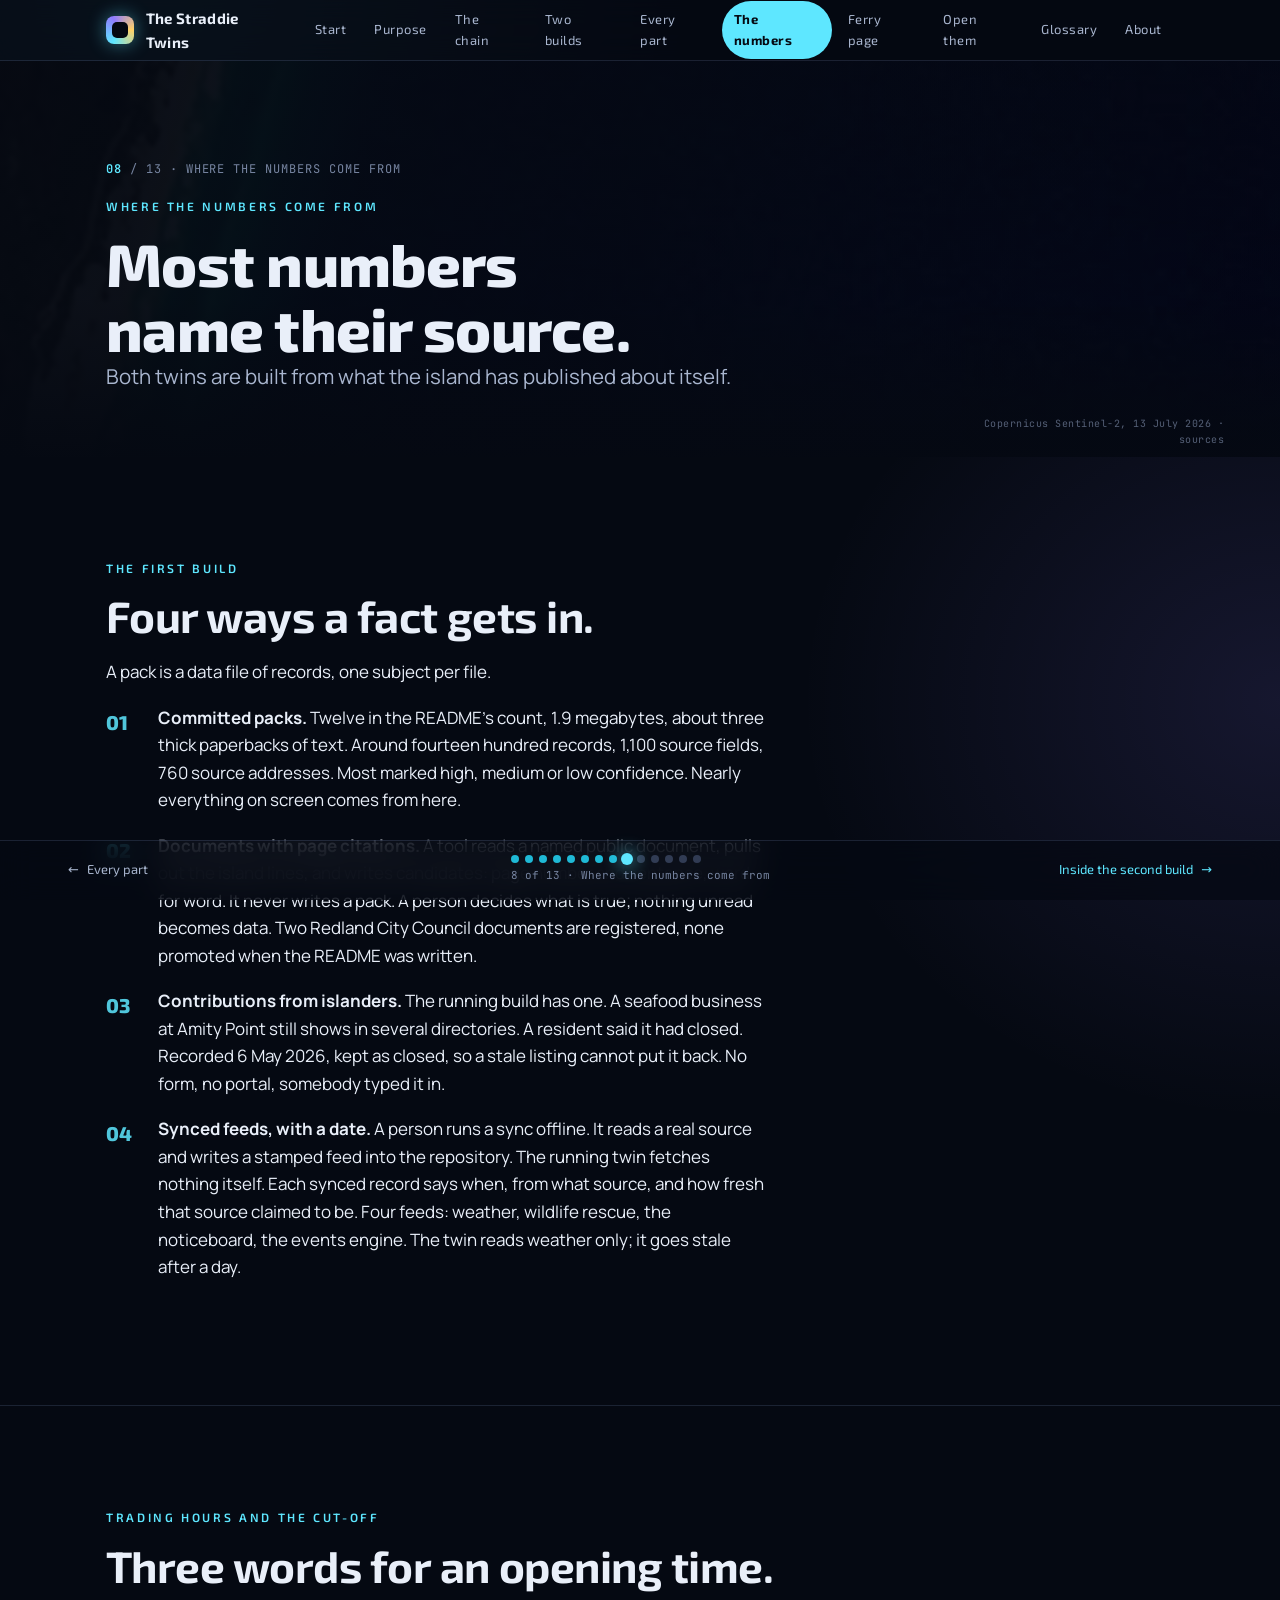
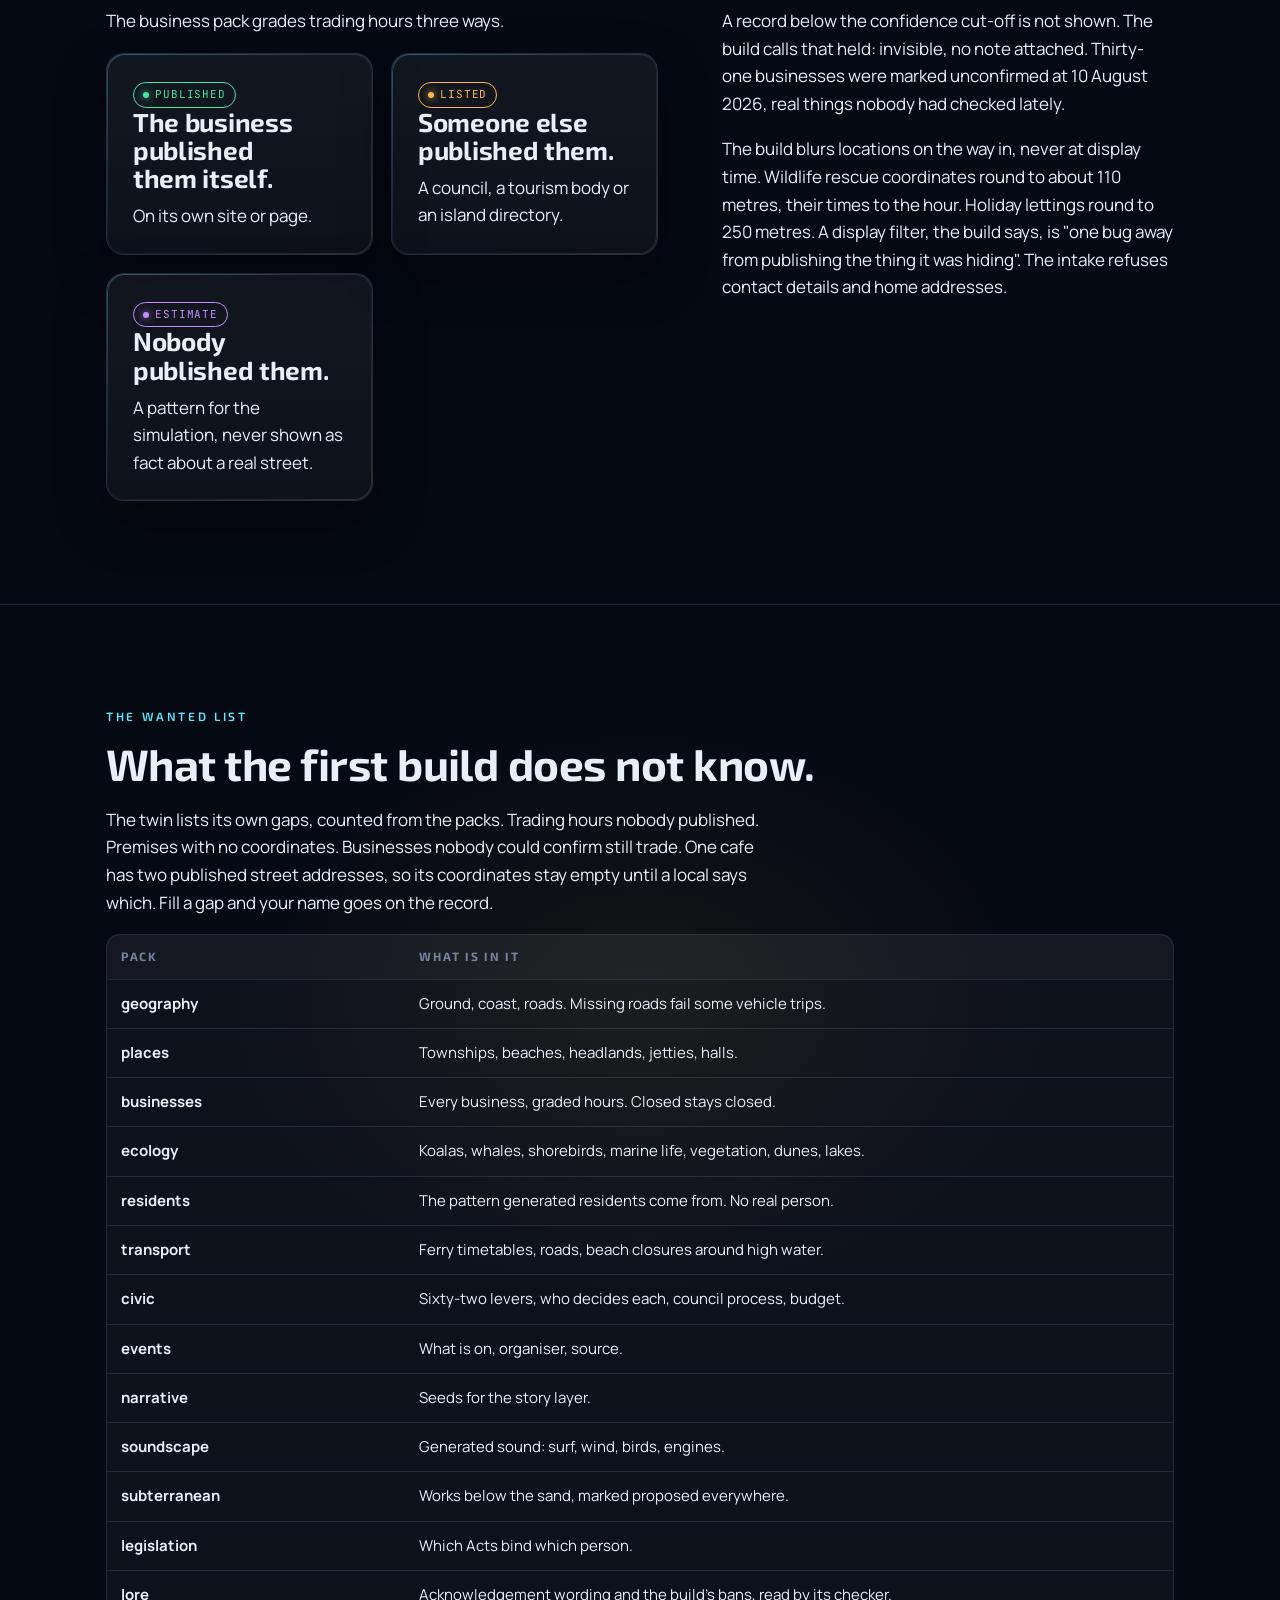
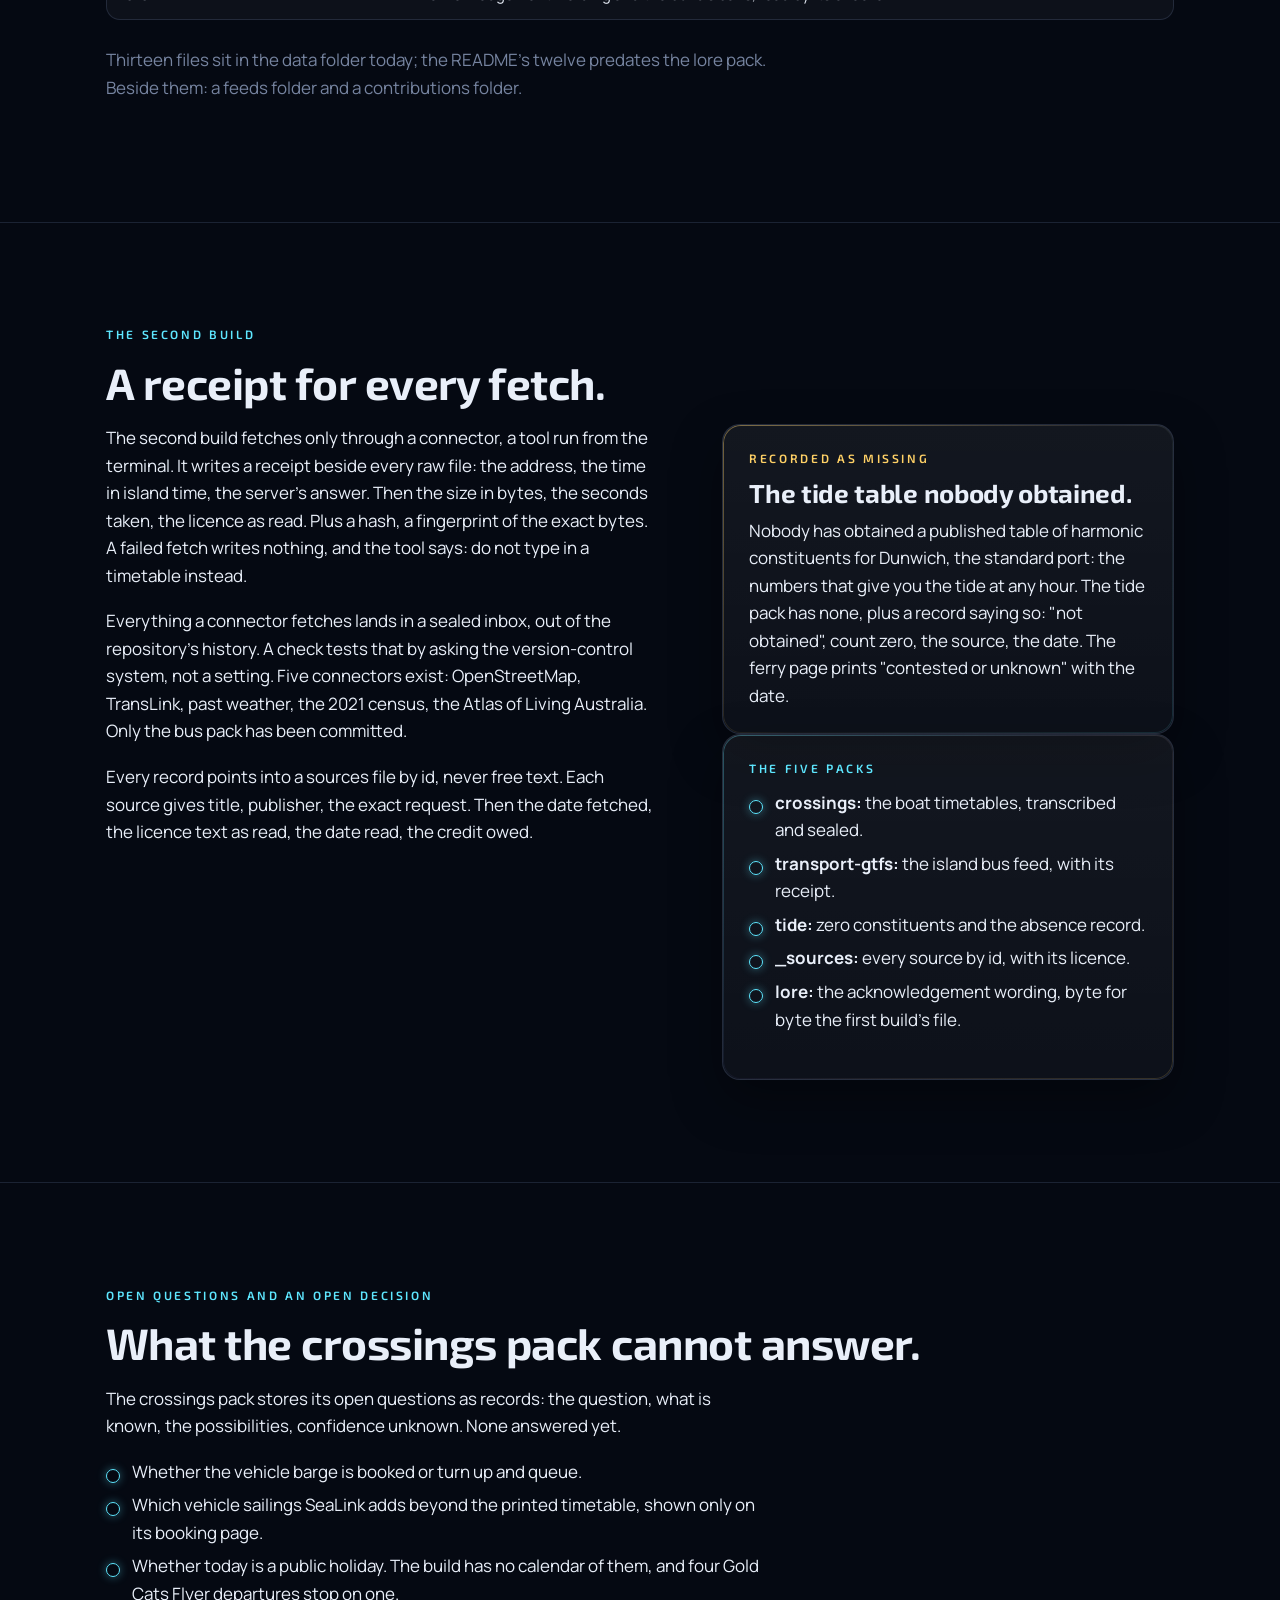
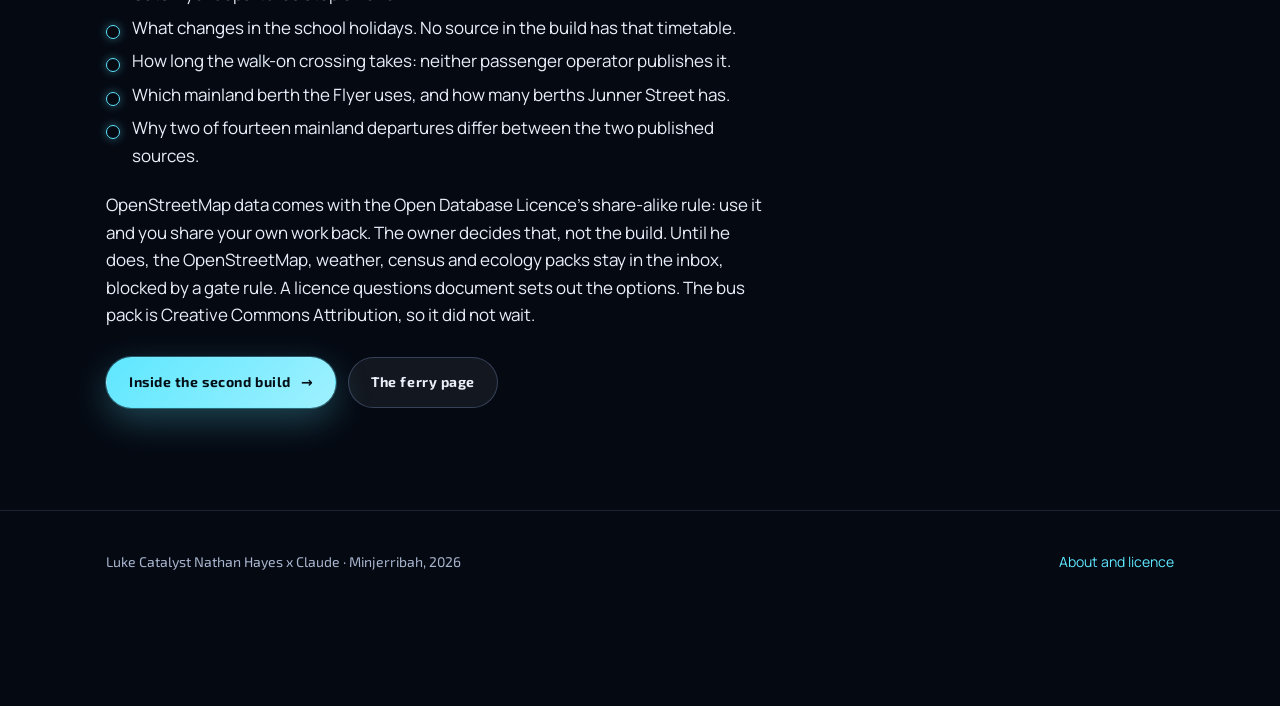
<file: data.html>
<!DOCTYPE html>
<html lang="en-AU">
<head>
<meta charset="utf-8">
<meta name="viewport" content="width=device-width, initial-scale=1">
<title>Where the numbers come from · The Straddie Twins</title>
<meta name="description" content="Packs, feeds, receipts, the wanted list and the open questions: how each twin comes to know a thing, and what it does when it cannot.">
<meta name="color-scheme" content="dark">
<meta name="theme-color" content="#050912">
<link rel="preconnect" href="https://fonts.googleapis.com">
<link rel="preconnect" href="https://fonts.gstatic.com" crossorigin>
<link rel="stylesheet" href="https://fonts.googleapis.com/css2?family=Exo+2:wght@500;600;700;800&family=Manrope:wght@400;500;700&family=JetBrains+Mono:wght@400;600&display=swap">
<link rel="icon" href="data:image/svg+xml,%3Csvg xmlns=%27http://www.w3.org/2000/svg%27 viewBox=%270 0 32 32%27%3E%3Cdefs%3E%3ClinearGradient id=%27g%27 x1=%270%27 y1=%270%27 x2=%271%27 y2=%271%27%3E%3Cstop offset=%270%27 stop-color=%27%235ee7ff%27/%3E%3Cstop offset=%27.5%27 stop-color=%27%238f7bff%27/%3E%3Cstop offset=%271%27 stop-color=%27%23ffd166%27/%3E%3C/linearGradient%3E%3C/defs%3E%3Crect width=%2732%27 height=%2732%27 rx=%278%27 fill=%27url(%23g)%27/%3E%3Crect x=%277%27 y=%277%27 width=%2718%27 height=%2718%27 rx=%275%27 fill=%27%23050912%27/%3E%3C/svg%3E">
<link rel="stylesheet" href="assets/site.css">
</head>
<body data-page="data">
<header data-topbar></header>

<section class="page-hero">
  <div class="hero-photo" data-photo="detail-eighteen-mile.jpg" aria-hidden="true"></div>
  <div class="wrap">
    <p class="step-tag" data-step></p>
    <p class="eyebrow">Where the numbers come from</p>
    <h1>Most numbers name their source.</h1>
    <p class="lede">Both twins are built from what the island has published about itself.</p>
  </div>
  <p class="credit">Copernicus Sentinel-2, 13 July 2026 &middot; <a href="about.html#sources">sources</a></p>
</section>

<section class="section">
  <div class="wrap">
    <p class="eyebrow" data-reveal>The first build</p>
    <h2 data-reveal>Four ways a fact gets in.</h2>
    <p data-reveal>A pack is a data file of records, one subject per file.</p>
    <ol class="numbered" data-reveal>
      <li><b>Committed packs.</b> Twelve in the README's count, 1.9 megabytes, about three thick paperbacks of text. Around fourteen hundred records, 1,100 source fields, 760 source addresses. Most marked high, medium or low confidence. Nearly everything on screen comes from here.</li>
      <li><b>Documents with page citations.</b> A tool reads a named public document, pulls out the island lines, and writes candidates: page number and sentence, word for word. It never writes a pack. A person decides what is true; nothing unread becomes data. Two Redland City Council documents are registered, none promoted when the README was written.</li>
      <li><b>Contributions from islanders.</b> The running build has one. A seafood business at Amity Point still shows in several directories. A resident said it had closed. Recorded 6 May 2026, kept as closed, so a stale listing cannot put it back. No form, no portal, somebody typed it in.</li>
      <li><b>Synced feeds, with a date.</b> A person runs a sync offline. It reads a real source and writes a stamped feed into the repository. The running twin fetches nothing itself. Each synced record says when, from what source, and how fresh that source claimed to be. Four feeds: weather, wildlife rescue, the noticeboard, the events engine. The twin reads weather only; it goes stale after a day.</li>
    </ol>
  </div>
</section>

<section class="section">
  <div class="wrap">
    <p class="eyebrow" data-reveal>Trading hours and the cut-off</p>
    <h2 data-reveal>Three words for an opening time.</h2>
    <div class="split">
      <div>
        <p data-reveal>The business pack grades trading hours three ways.</p>
        <div class="cards">
          <div class="card" data-reveal><span class="chip real">Published</span><h3>The business published them itself.</h3><p>On its own site or page.</p></div>
          <div class="card" data-reveal><span class="chip modelled">Listed</span><h3>Someone else published them.</h3><p>A council, a tourism body or an island directory.</p></div>
          <div class="card" data-reveal><span class="chip proposed">Estimate</span><h3>Nobody published them.</h3><p>A pattern for the simulation, never shown as fact about a real street.</p></div>
        </div>
      </div>
      <div>
        <p data-reveal>A record below the confidence cut-off is not shown. The build calls that held: invisible, no note attached. Thirty-one businesses were marked unconfirmed at 10 August 2026, real things nobody had checked lately.</p>
        <p data-reveal>The build blurs locations on the way in, never at display time. Wildlife rescue coordinates round to about 110 metres, their times to the hour. Holiday lettings round to 250 metres. A display filter, the build says, is "one bug away from publishing the thing it was hiding". The intake refuses contact details and home addresses.</p>
      </div>
    </div>
  </div>
</section>

<section class="section">
  <div class="wrap">
    <p class="eyebrow" data-reveal>The wanted list</p>
    <h2 data-reveal>What the first build does not know.</h2>
    <p data-reveal>The twin lists its own gaps, counted from the packs. Trading hours nobody published. Premises with no coordinates. Businesses nobody could confirm still trade. One cafe has two published street addresses, so its coordinates stay empty until a local says which. Fill a gap and your name goes on the record.</p>
    <div class="table-wrap" data-reveal>
      <table>
        <thead><tr><th scope="col">Pack</th><th scope="col">What is in it</th></tr></thead>
        <tbody>
          <tr><td class="k"><b>geography</b></td><td>Ground, coast, roads. Missing roads fail some vehicle trips.</td></tr>
          <tr><td class="k"><b>places</b></td><td>Townships, beaches, headlands, jetties, halls.</td></tr>
          <tr><td class="k"><b>businesses</b></td><td>Every business, graded hours. Closed stays closed.</td></tr>
          <tr><td class="k"><b>ecology</b></td><td>Koalas, whales, shorebirds, marine life, vegetation, dunes, lakes.</td></tr>
          <tr><td class="k"><b>residents</b></td><td>The pattern generated residents come from. No real person.</td></tr>
          <tr><td class="k"><b>transport</b></td><td>Ferry timetables, roads, beach closures around high water.</td></tr>
          <tr><td class="k"><b>civic</b></td><td>Sixty-two levers, who decides each, council process, budget.</td></tr>
          <tr><td class="k"><b>events</b></td><td>What is on, organiser, source.</td></tr>
          <tr><td class="k"><b>narrative</b></td><td>Seeds for the story layer.</td></tr>
          <tr><td class="k"><b>soundscape</b></td><td>Generated sound: surf, wind, birds, engines.</td></tr>
          <tr><td class="k"><b>subterranean</b></td><td>Works below the sand, marked proposed everywhere.</td></tr>
          <tr><td class="k"><b>legislation</b></td><td>Which Acts bind which person.</td></tr>
          <tr><td class="k"><b>lore</b></td><td>Acknowledgement wording and the build's bans, read by its checker.</td></tr>
        </tbody>
      </table>
    </div>
    <p class="faint" data-reveal>Thirteen files sit in the data folder today; the README's twelve predates the lore pack. Beside them: a feeds folder and a contributions folder.</p>
  </div>
</section>

<section class="section">
  <div class="wrap">
    <p class="eyebrow" data-reveal>The second build</p>
    <h2 data-reveal>A receipt for every fetch.</h2>
    <div class="split">
      <div>
        <p data-reveal>The second build fetches only through a connector, a tool run from the terminal. It writes a receipt beside every raw file: the address, the time in island time, the server's answer. Then the size in bytes, the seconds taken, the licence as read. Plus a hash, a fingerprint of the exact bytes. A failed fetch writes nothing, and the tool says: do not type in a timetable instead.</p>
        <p data-reveal>Everything a connector fetches lands in a sealed inbox, out of the repository's history. A check tests that by asking the version-control system, not a setting. Five connectors exist: OpenStreetMap, TransLink, past weather, the 2021 census, the Atlas of Living Australia. Only the bus pack has been committed.</p>
        <p data-reveal>Every record points into a sources file by id, never free text. Each source gives title, publisher, the exact request. Then the date fetched, the licence text as read, the date read, the credit owed.</p>
      </div>
      <div>
        <div class="card gold" data-reveal>
          <p class="eyebrow gold">Recorded as missing</p>
          <h3>The tide table nobody obtained.</h3>
          <p>Nobody has obtained a published table of harmonic constituents for Dunwich, the standard port: the numbers that give you the tide at any hour. The tide pack has none, plus a record saying so: "not obtained", count zero, the source, the date. The ferry page prints "contested or unknown" with the date.</p>
        </div>
        <div class="card" data-reveal>
          <p class="eyebrow">The five packs</p>
          <ul class="ticks">
            <li><b>crossings:</b> the boat timetables, transcribed and sealed.</li>
            <li><b>transport-gtfs:</b> the island bus feed, with its receipt.</li>
            <li><b>tide:</b> zero constituents and the absence record.</li>
            <li><b>_sources:</b> every source by id, with its licence.</li>
            <li><b>lore:</b> the acknowledgement wording, byte for byte the first build's file.</li>
          </ul>
        </div>
      </div>
    </div>
  </div>
</section>

<section class="section">
  <div class="wrap">
    <p class="eyebrow" data-reveal>Open questions and an open decision</p>
    <h2 data-reveal>What the crossings pack cannot answer.</h2>
    <p data-reveal>The crossings pack stores its open questions as records: the question, what is known, the possibilities, confidence unknown. None answered yet.</p>
    <ul class="ticks" data-reveal>
      <li>Whether the vehicle barge is booked or turn up and queue.</li>
      <li>Which vehicle sailings SeaLink adds beyond the printed timetable, shown only on its booking page.</li>
      <li>Whether today is a public holiday. The build has no calendar of them, and four Gold Cats Flyer departures stop on one.</li>
      <li>What changes in the school holidays. No source in the build has that timetable.</li>
      <li>How long the walk-on crossing takes: neither passenger operator publishes it.</li>
      <li>Which mainland berth the Flyer uses, and how many berths Junner Street has.</li>
      <li>Why two of fourteen mainland departures differ between the two published sources.</li>
    </ul>
    <p data-reveal>OpenStreetMap data comes with the Open Database Licence's share-alike rule: use it and you share your own work back. The owner decides that, not the build. Until he does, the OpenStreetMap, weather, census and ecology packs stay in the inbox, blocked by a gate rule. A licence questions document sets out the options. The bus pack is Creative Commons Attribution, so it did not wait.</p>
    <div class="hero-actions" data-reveal>
      <a class="btn primary" href="second-build.html">Inside the second build <span class="arrow" aria-hidden="true">&rarr;</span></a>
      <a class="btn" href="ferry-page.html">The ferry page</a>
    </div>
  </div>
</section>

<footer class="site"><div class="wrap"><span class="sig">Luke Catalyst Nathan Hayes x Claude · Minjerribah, 2026</span><span><a href="about.html">About and licence</a></span></div></footer>
<nav data-rail aria-label="The walk"></nav>
<script src="assets/components.js"></script>
<script src="assets/site.js"></script>
</body>
</html>
</file>
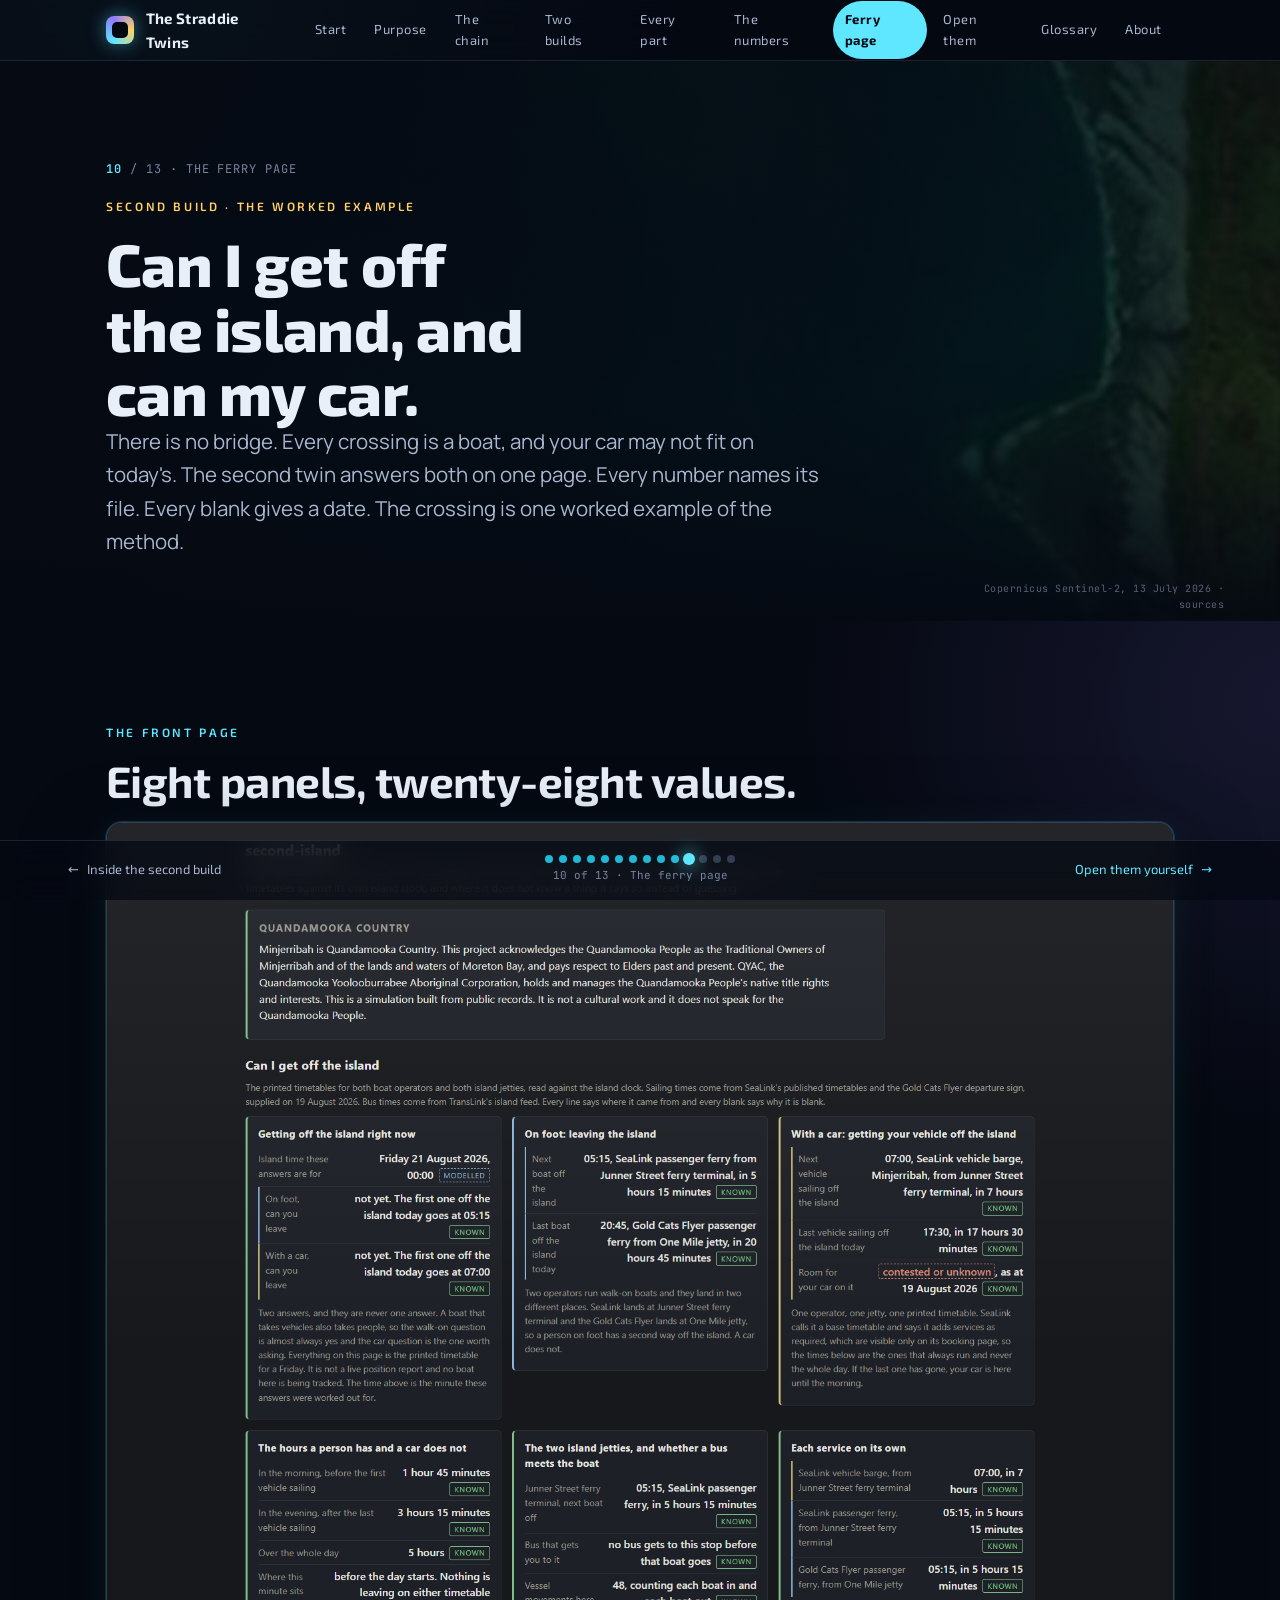
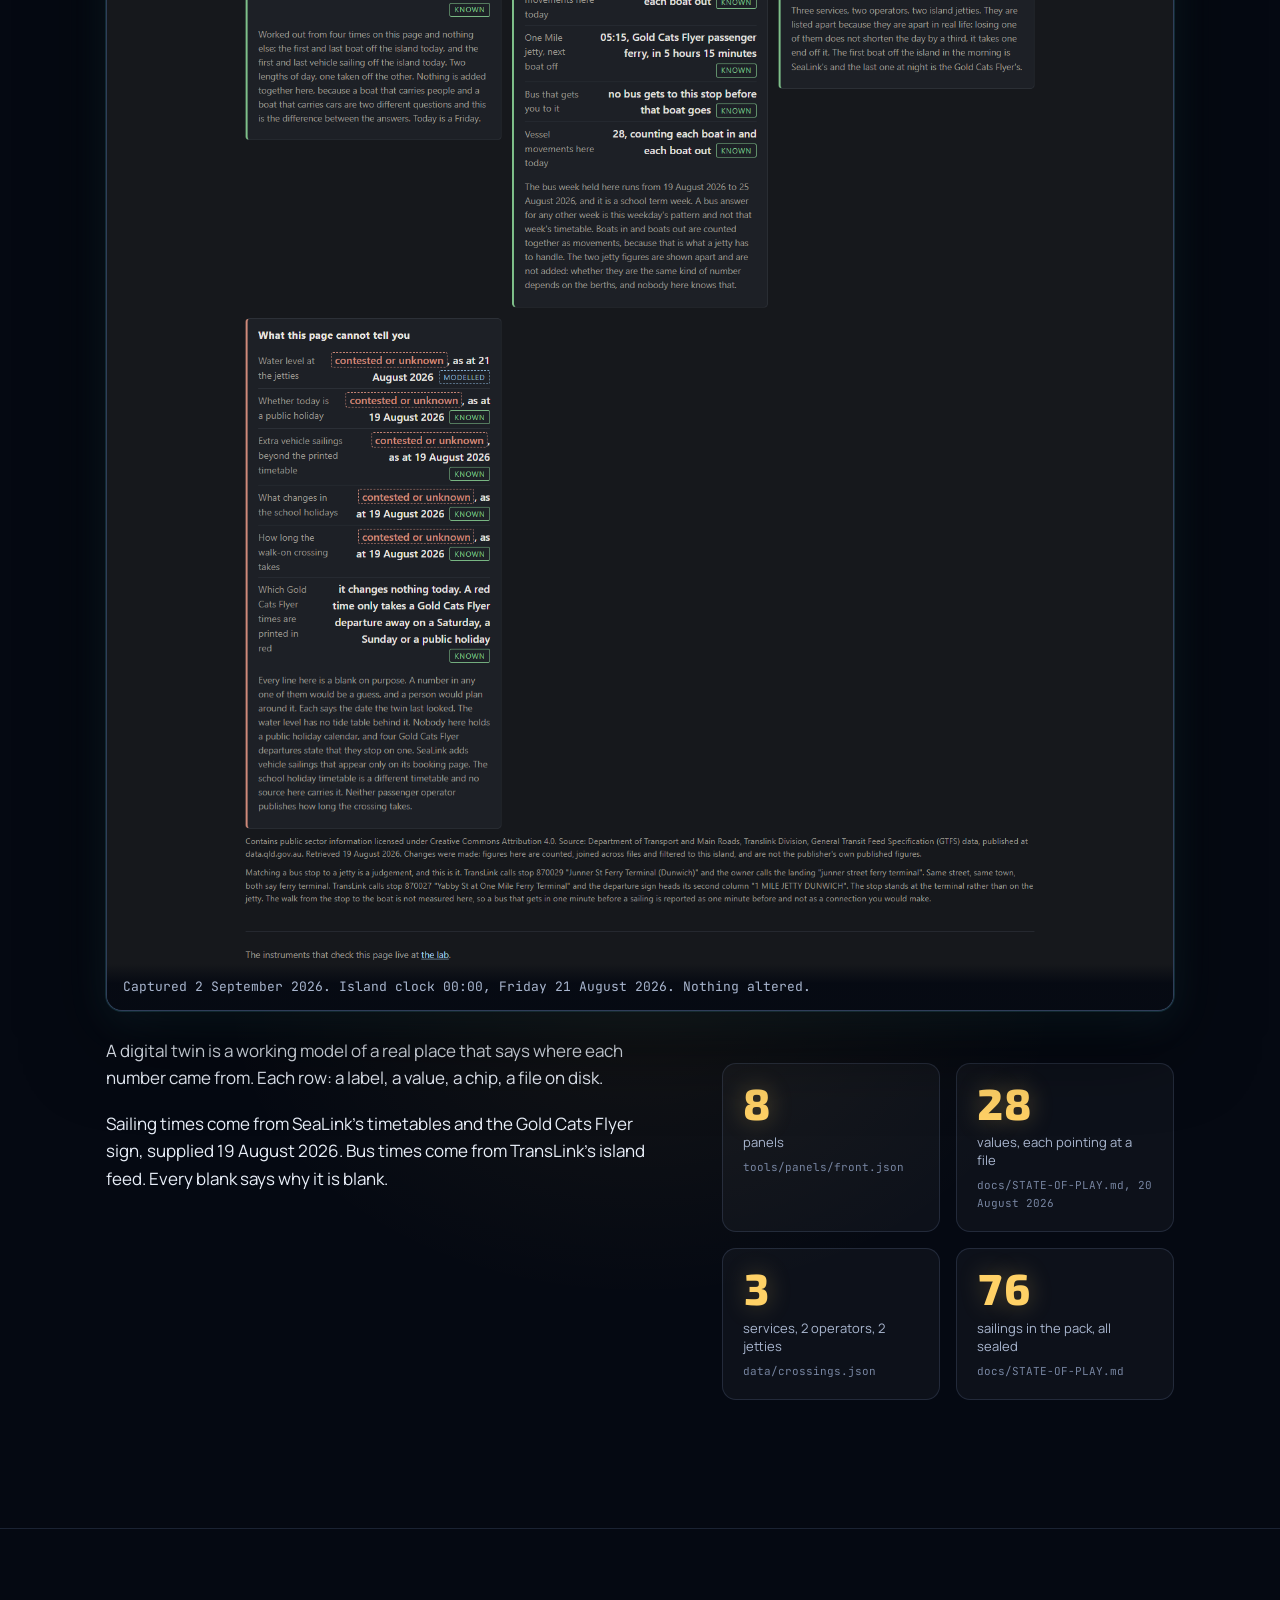
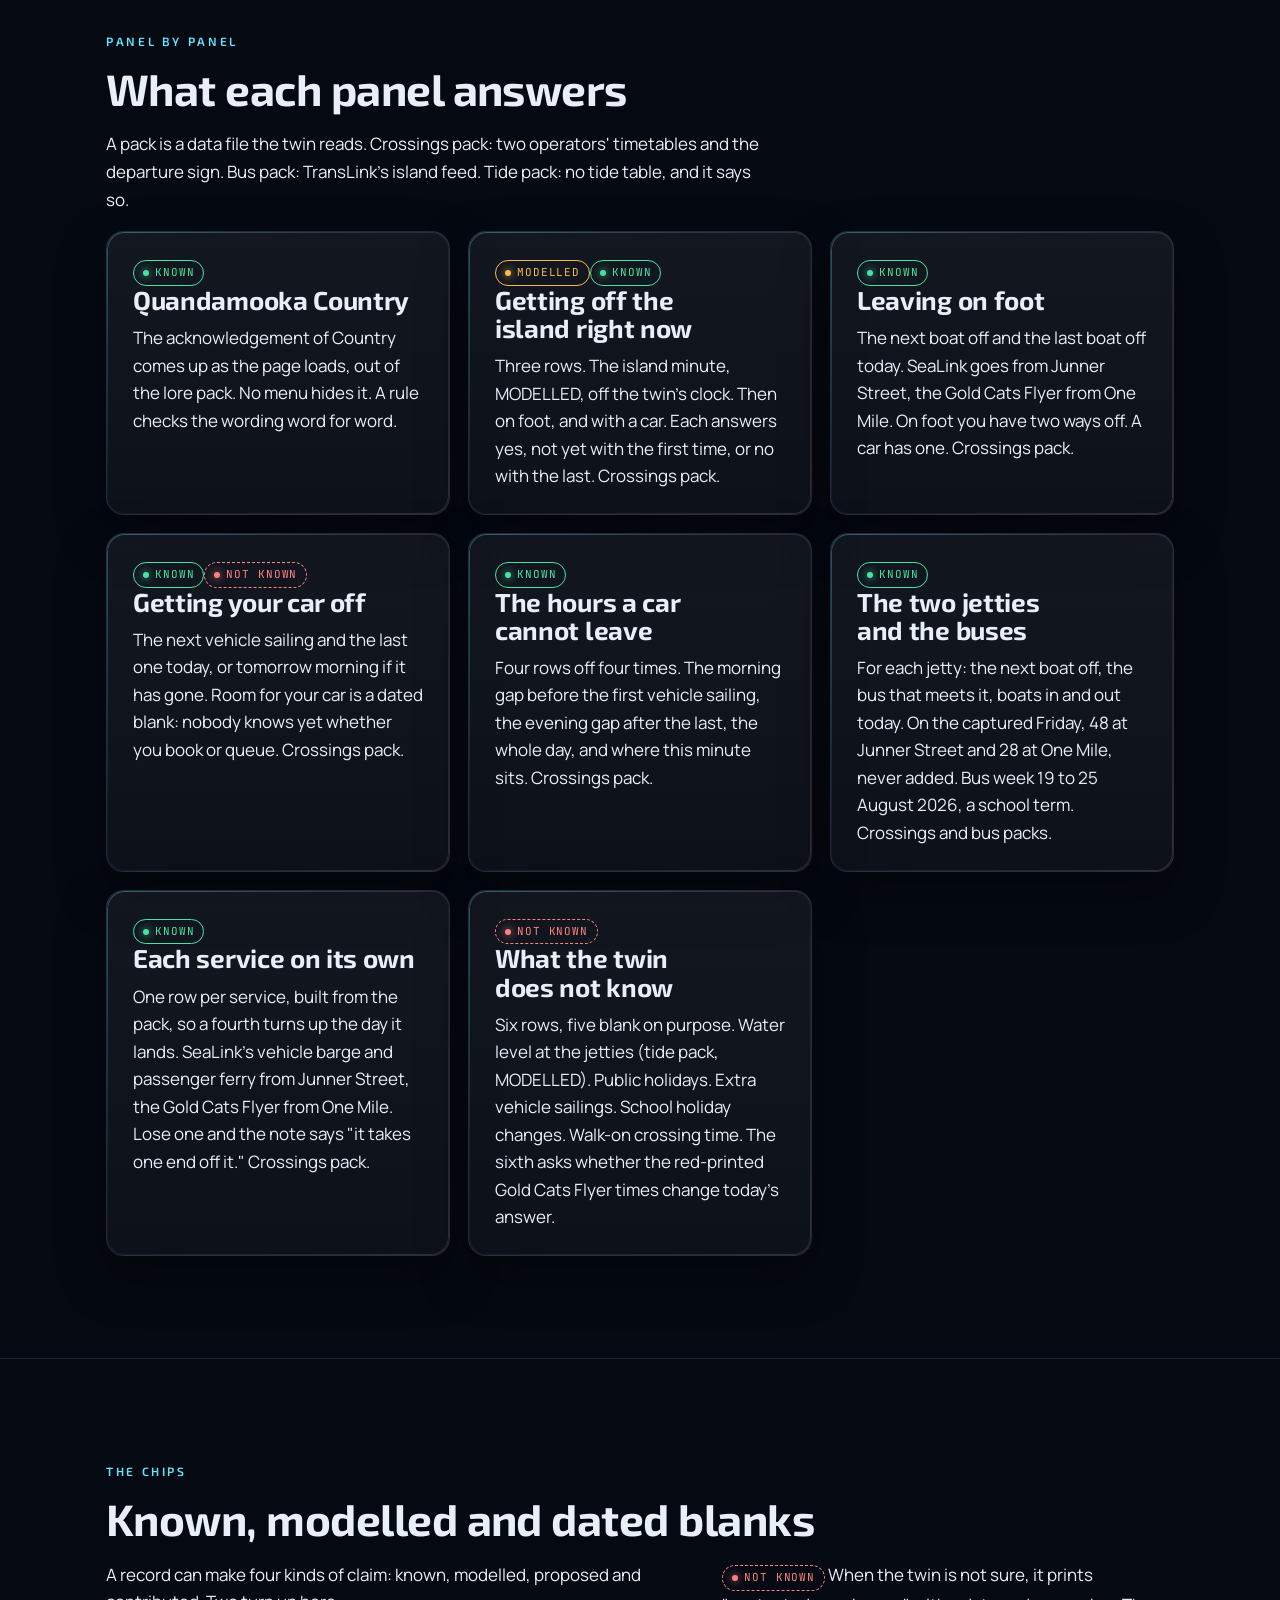
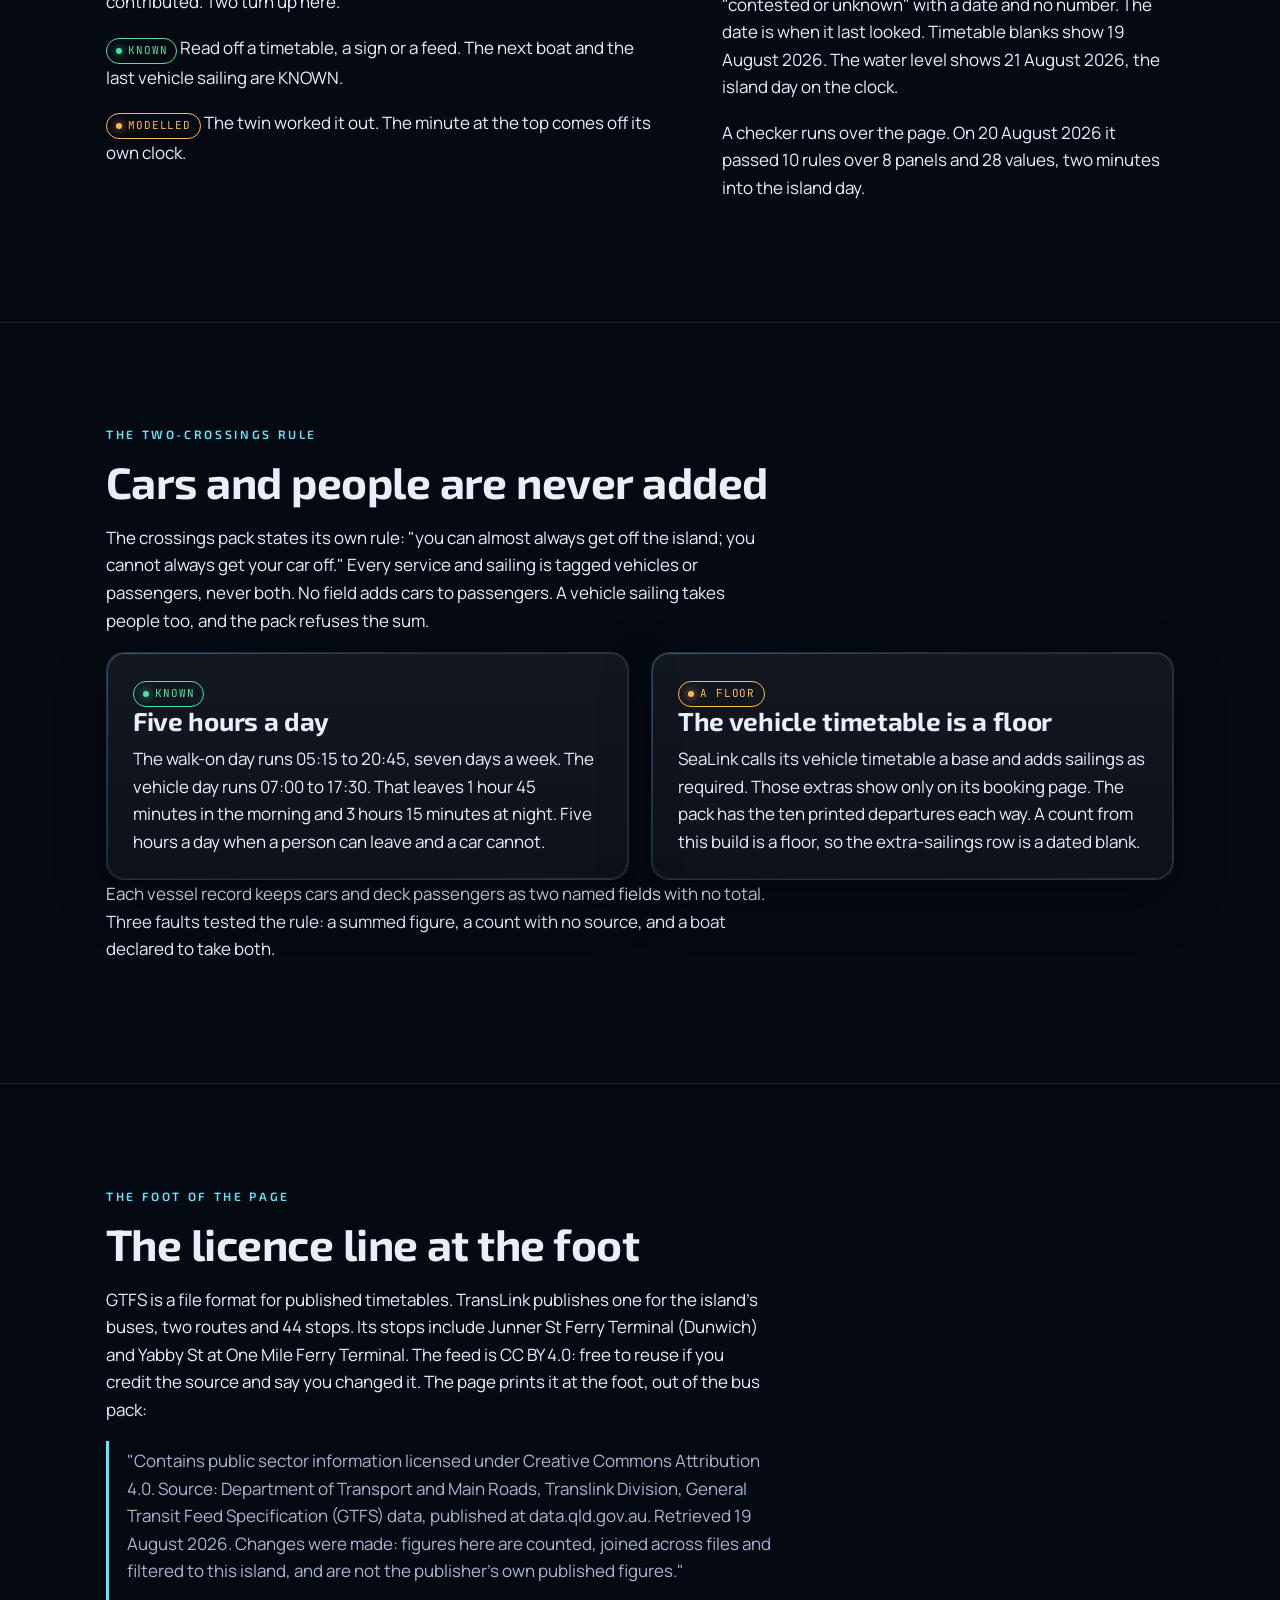
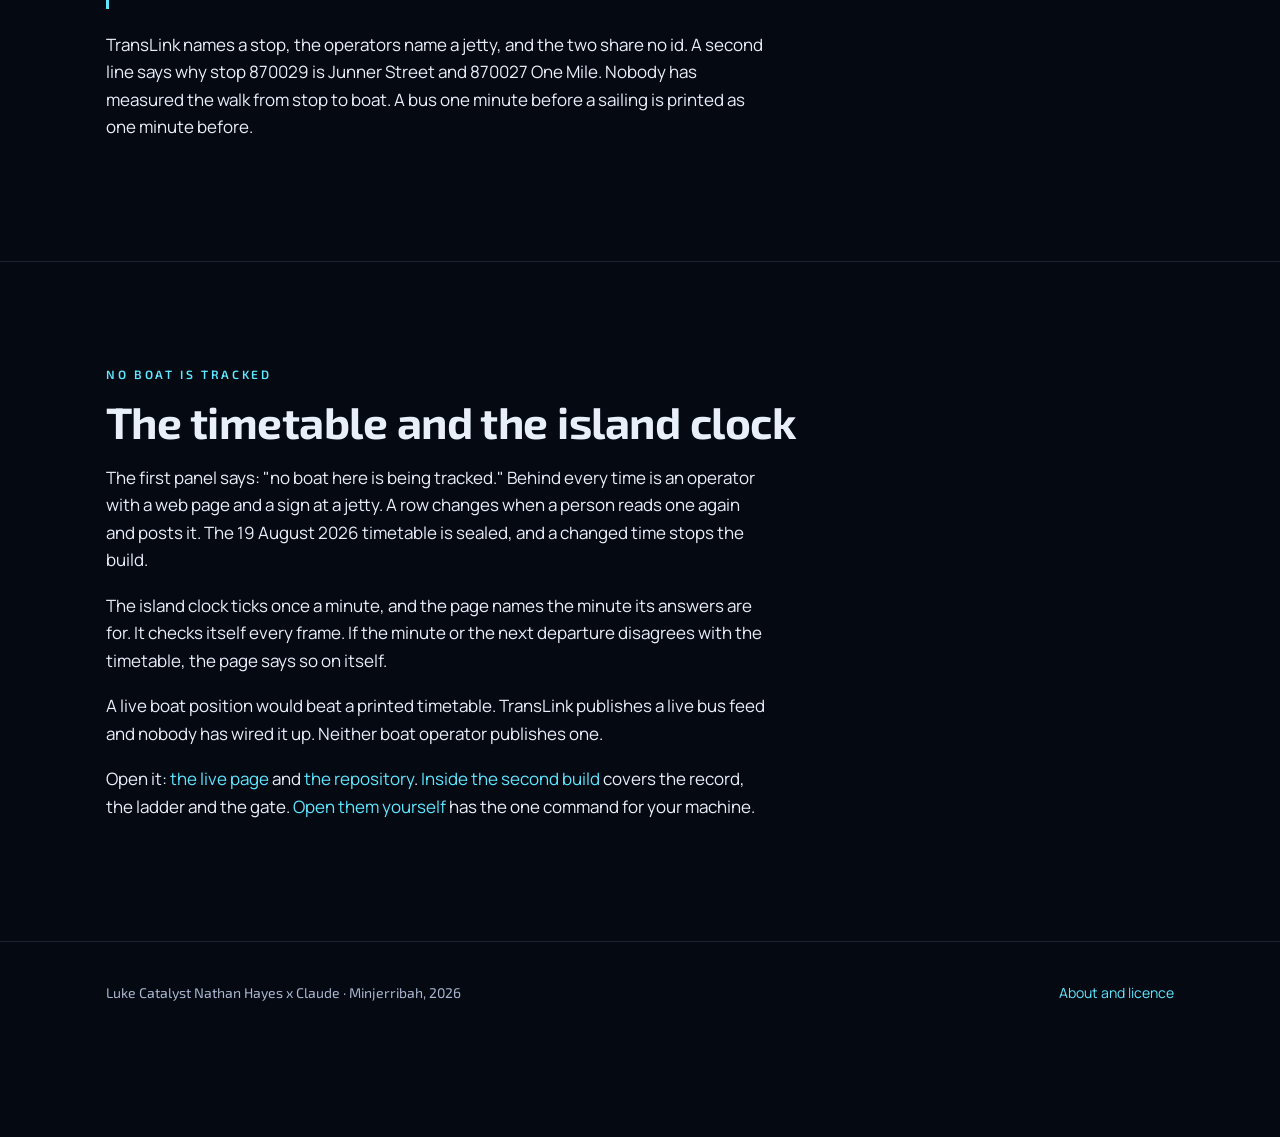
<file: ferry-page.html>
<!DOCTYPE html>
<html lang="en-AU">
<head>
<meta charset="utf-8">
<meta name="viewport" content="width=device-width, initial-scale=1">
<title>The ferry page · The Straddie Twins</title>
<meta name="description" content="The second build's front page, panel by panel: eight panels, the KNOWN and MODELLED chips, the dated blank, the two-crossings rule and the TransLink line at the foot.">
<meta name="color-scheme" content="dark">
<meta name="theme-color" content="#050912">
<link rel="preconnect" href="https://fonts.googleapis.com">
<link rel="preconnect" href="https://fonts.gstatic.com" crossorigin>
<link rel="stylesheet" href="https://fonts.googleapis.com/css2?family=Exo+2:wght@500;600;700;800&family=Manrope:wght@400;500;700&family=JetBrains+Mono:wght@400;600&display=swap">
<link rel="icon" href="data:image/svg+xml,%3Csvg xmlns=%27http://www.w3.org/2000/svg%27 viewBox=%270 0 32 32%27%3E%3Cdefs%3E%3ClinearGradient id=%27g%27 x1=%270%27 y1=%270%27 x2=%271%27 y2=%271%27%3E%3Cstop offset=%270%27 stop-color=%27%235ee7ff%27/%3E%3Cstop offset=%27.5%27 stop-color=%27%238f7bff%27/%3E%3Cstop offset=%271%27 stop-color=%27%23ffd166%27/%3E%3C/linearGradient%3E%3C/defs%3E%3Crect width=%2732%27 height=%2732%27 rx=%278%27 fill=%27url(%23g)%27/%3E%3Crect x=%277%27 y=%277%27 width=%2718%27 height=%2718%27 rx=%275%27 fill=%27%23050912%27/%3E%3C/svg%3E">
<link rel="stylesheet" href="assets/site.css">
</head>
<body data-page="ferry-page">
<header data-topbar></header>

<section class="page-hero">
  <div class="hero-photo" data-photo="detail-bay.jpg" aria-hidden="true"></div>
  <div class="wrap">
    <p class="step-tag" data-step></p>
    <p class="eyebrow gold">Second build &middot; the worked example</p>
    <h1>Can I get off the island, and can my car.</h1>
    <p class="lede">There is no bridge. Every crossing is a boat, and your car may not fit on today's. The second twin answers both on one page. Every number names its file. Every blank gives a date. The crossing is one worked example of the method.</p>
  </div>
  <p class="credit">Copernicus Sentinel-2, 13 July 2026 &middot; <a href="about.html#sources">sources</a></p>
</section>

<section class="section">
  <div class="wrap">
    <p class="eyebrow" data-reveal>The front page</p>
    <h2 data-reveal>Eight panels, twenty-eight values.</h2>
    <figure class="shot" data-reveal>
      <img src="assets/shots/second-front.png" alt="The second build's front page. Eight panels of rows. Each value tagged KNOWN or MODELLED, each blank dated, the TransLink line at the foot." loading="lazy">
      <figcaption>Captured 2 September 2026. Island clock 00:00, Friday 21 August 2026. Nothing altered.</figcaption>
    </figure>
    <div class="split">
      <div>
        <p data-reveal>A digital twin is a working model of a real place that says where each number came from. Each row: a label, a value, a chip, a file on disk.</p>
        <p data-reveal>Sailing times come from SeaLink's timetables and the Gold Cats Flyer sign, supplied 19 August 2026. Bus times come from TransLink's island feed. Every blank says why it is blank.</p>
      </div>
      <div class="stats" data-reveal>
        <div class="stat"><div class="n gold">8</div><div class="l">panels</div><div class="src">tools/panels/front.json</div></div>
        <div class="stat"><div class="n gold">28</div><div class="l">values, each pointing at a file</div><div class="src">docs/STATE-OF-PLAY.md, 20 August 2026</div></div>
        <div class="stat"><div class="n gold">3</div><div class="l">services, 2 operators, 2 jetties</div><div class="src">data/crossings.json</div></div>
        <div class="stat"><div class="n gold">76</div><div class="l">sailings in the pack, all sealed</div><div class="src">docs/STATE-OF-PLAY.md</div></div>
      </div>
    </div>
  </div>
</section>

<section class="section">
  <div class="wrap">
    <p class="eyebrow" data-reveal>Panel by panel</p>
    <h2 data-reveal>What each panel answers</h2>
    <p data-reveal>A pack is a data file the twin reads. Crossings pack: two operators' timetables and the departure sign. Bus pack: TransLink's island feed. Tide pack: no tide table, and it says so.</p>
    <div class="cards">
      <div class="card" data-reveal><span class="chip real">Known</span><h3>Quandamooka Country</h3><p>The acknowledgement of Country comes up as the page loads, out of the lore pack. No menu hides it. A rule checks the wording word for word.</p></div>
      <div class="card" data-reveal><span class="chip modelled">Modelled</span><span class="chip real">Known</span><h3>Getting off the island right now</h3><p>Three rows. The island minute, MODELLED, off the twin's clock. Then on foot, and with a car. Each answers yes, not yet with the first time, or no with the last. Crossings pack.</p></div>
      <div class="card" data-reveal><span class="chip real">Known</span><h3>Leaving on foot</h3><p>The next boat off and the last boat off today. SeaLink goes from Junner Street, the Gold Cats Flyer from One Mile. On foot you have two ways off. A car has one. Crossings pack.</p></div>
      <div class="card" data-reveal><span class="chip real">Known</span><span class="chip unknown">Not known</span><h3>Getting your car off</h3><p>The next vehicle sailing and the last one today, or tomorrow morning if it has gone. Room for your car is a dated blank: nobody knows yet whether you book or queue. Crossings pack.</p></div>
      <div class="card" data-reveal><span class="chip real">Known</span><h3>The hours a car cannot leave</h3><p>Four rows off four times. The morning gap before the first vehicle sailing, the evening gap after the last, the whole day, and where this minute sits. Crossings pack.</p></div>
      <div class="card" data-reveal><span class="chip real">Known</span><h3>The two jetties and the buses</h3><p>For each jetty: the next boat off, the bus that meets it, boats in and out today. On the captured Friday, 48 at Junner Street and 28 at One Mile, never added. Bus week 19 to 25 August 2026, a school term. Crossings and bus packs.</p></div>
      <div class="card" data-reveal><span class="chip real">Known</span><h3>Each service on its own</h3><p>One row per service, built from the pack, so a fourth turns up the day it lands. SeaLink's vehicle barge and passenger ferry from Junner Street, the Gold Cats Flyer from One Mile. Lose one and the note says "it takes one end off it." Crossings pack.</p></div>
      <div class="card" data-reveal><span class="chip unknown">Not known</span><h3>What the twin does not know</h3><p>Six rows, five blank on purpose. Water level at the jetties (tide pack, MODELLED). Public holidays. Extra vehicle sailings. School holiday changes. Walk-on crossing time. The sixth asks whether the red-printed Gold Cats Flyer times change today's answer.</p></div>
    </div>
  </div>
</section>

<section class="section">
  <div class="wrap">
    <p class="eyebrow" data-reveal>The chips</p>
    <h2 data-reveal>Known, modelled and dated blanks</h2>
    <div class="split">
      <div>
        <p data-reveal>A record can make four kinds of claim: known, modelled, proposed and contributed. Two turn up here.</p>
        <p data-reveal><span class="chip real">Known</span> Read off a timetable, a sign or a feed. The next boat and the last vehicle sailing are KNOWN.</p>
        <p data-reveal><span class="chip modelled">Modelled</span> The twin worked it out. The minute at the top comes off its own clock.</p>
      </div>
      <div>
        <p data-reveal><span class="chip unknown">Not known</span> When the twin is not sure, it prints "contested or unknown" with a date and no number. The date is when it last looked. Timetable blanks show 19 August 2026. The water level shows 21 August 2026, the island day on the clock.</p>
        <p data-reveal>A checker runs over the page. On 20 August 2026 it passed 10 rules over 8 panels and 28 values, two minutes into the island day.</p>
      </div>
    </div>
  </div>
</section>

<section class="section">
  <div class="wrap">
    <p class="eyebrow" data-reveal>The two-crossings rule</p>
    <h2 data-reveal>Cars and people are never added</h2>
    <p data-reveal>The crossings pack states its own rule: "you can almost always get off the island; you cannot always get your car off." Every service and sailing is tagged vehicles or passengers, never both. No field adds cars to passengers. A vehicle sailing takes people too, and the pack refuses the sum.</p>
    <div class="grid grid-2">
      <div class="card" data-reveal>
        <span class="chip real">Known</span>
        <h3>Five hours a day</h3>
        <p>The walk-on day runs 05:15 to 20:45, seven days a week. The vehicle day runs 07:00 to 17:30. That leaves 1 hour 45 minutes in the morning and 3 hours 15 minutes at night. Five hours a day when a person can leave and a car cannot.</p>
      </div>
      <div class="card" data-reveal>
        <span class="chip modelled">A floor</span>
        <h3>The vehicle timetable is a floor</h3>
        <p>SeaLink calls its vehicle timetable a base and adds sailings as required. Those extras show only on its booking page. The pack has the ten printed departures each way. A count from this build is a floor, so the extra-sailings row is a dated blank.</p>
      </div>
    </div>
    <p data-reveal>Each vessel record keeps cars and deck passengers as two named fields with no total. Three faults tested the rule: a summed figure, a count with no source, and a boat declared to take both.</p>
  </div>
</section>

<section class="section">
  <div class="wrap">
    <p class="eyebrow" data-reveal>The foot of the page</p>
    <h2 data-reveal>The licence line at the foot</h2>
    <p data-reveal>GTFS is a file format for published timetables. TransLink publishes one for the island's buses, two routes and 44 stops. Its stops include Junner St Ferry Terminal (Dunwich) and Yabby St at One Mile Ferry Terminal. The feed is CC BY 4.0: free to reuse if you credit the source and say you changed it. The page prints it at the foot, out of the bus pack:</p>
    <div class="callout cyan" data-reveal>
      <p>"Contains public sector information licensed under Creative Commons Attribution 4.0. Source: Department of Transport and Main Roads, Translink Division, General Transit Feed Specification (GTFS) data, published at data.qld.gov.au. Retrieved 19 August 2026. Changes were made: figures here are counted, joined across files and filtered to this island, and are not the publisher's own published figures."</p>
    </div>
    <p data-reveal>TransLink names a stop, the operators name a jetty, and the two share no id. A second line says why stop 870029 is Junner Street and 870027 One Mile. Nobody has measured the walk from stop to boat. A bus one minute before a sailing is printed as one minute before.</p>
  </div>
</section>

<section class="section">
  <div class="wrap">
    <p class="eyebrow" data-reveal>No boat is tracked</p>
    <h2 data-reveal>The timetable and the island clock</h2>
    <p data-reveal>The first panel says: "no boat here is being tracked." Behind every time is an operator with a web page and a sign at a jetty. A row changes when a person reads one again and posts it. The 19 August 2026 timetable is sealed, and a changed time stops the build.</p>
    <p data-reveal>The island clock ticks once a minute, and the page names the minute its answers are for. It checks itself every frame. If the minute or the next departure disagrees with the timetable, the page says so on itself.</p>
    <p data-reveal>A live boat position would beat a printed timetable. TransLink publishes a live bus feed and nobody has wired it up. Neither boat operator publishes one.</p>
    <p data-reveal>Open it: <a href="https://auraofintelligence.github.io/second-island/">the live page</a> and <a href="https://github.com/auraofintelligence/second-island">the repository</a>. <a href="second-build.html">Inside the second build</a> covers the record, the ladder and the gate. <a href="run.html">Open them yourself</a> has the one command for your machine.</p>
  </div>
</section>

<footer class="site"><div class="wrap"><span class="sig">Luke Catalyst Nathan Hayes x Claude · Minjerribah, 2026</span><span><a href="about.html">About and licence</a></span></div></footer>
<nav data-rail aria-label="The walk"></nav>
<script src="assets/components.js"></script>
<script src="assets/site.js"></script>
</body>
</html>
</file>
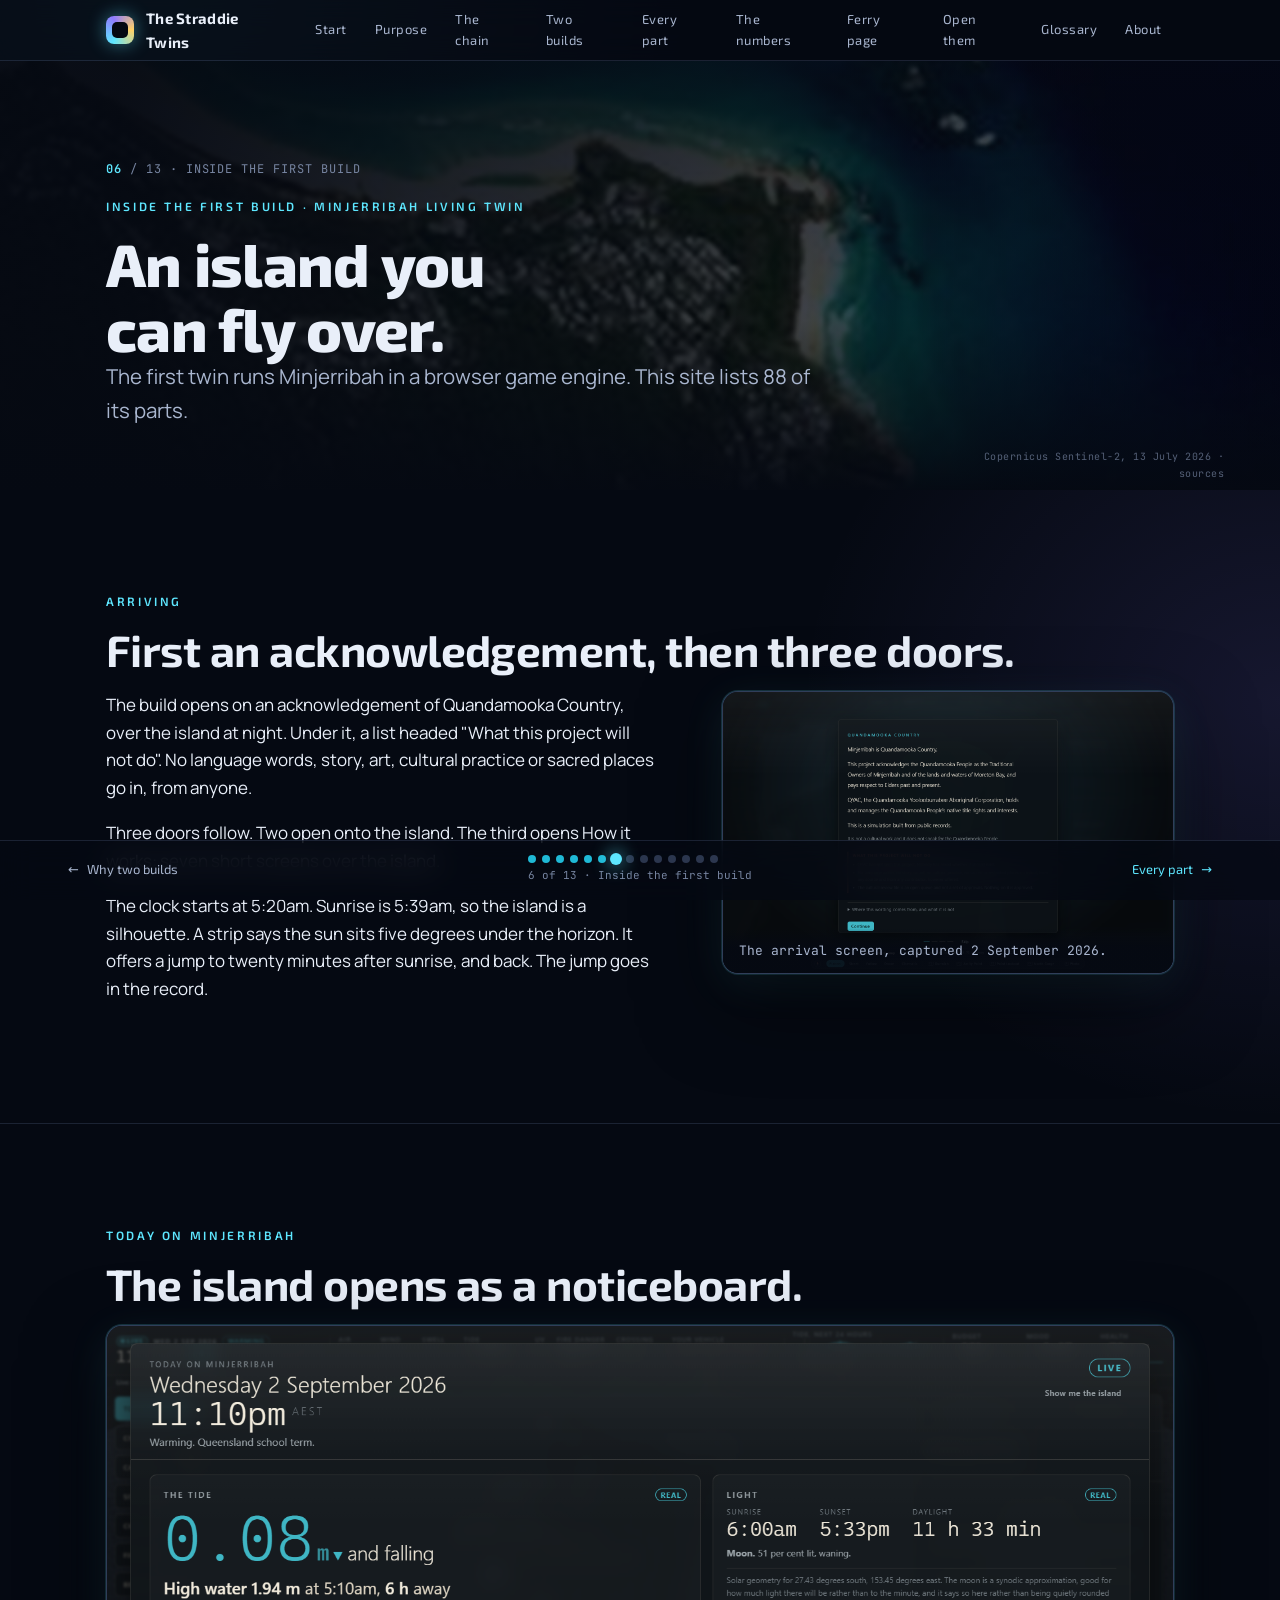
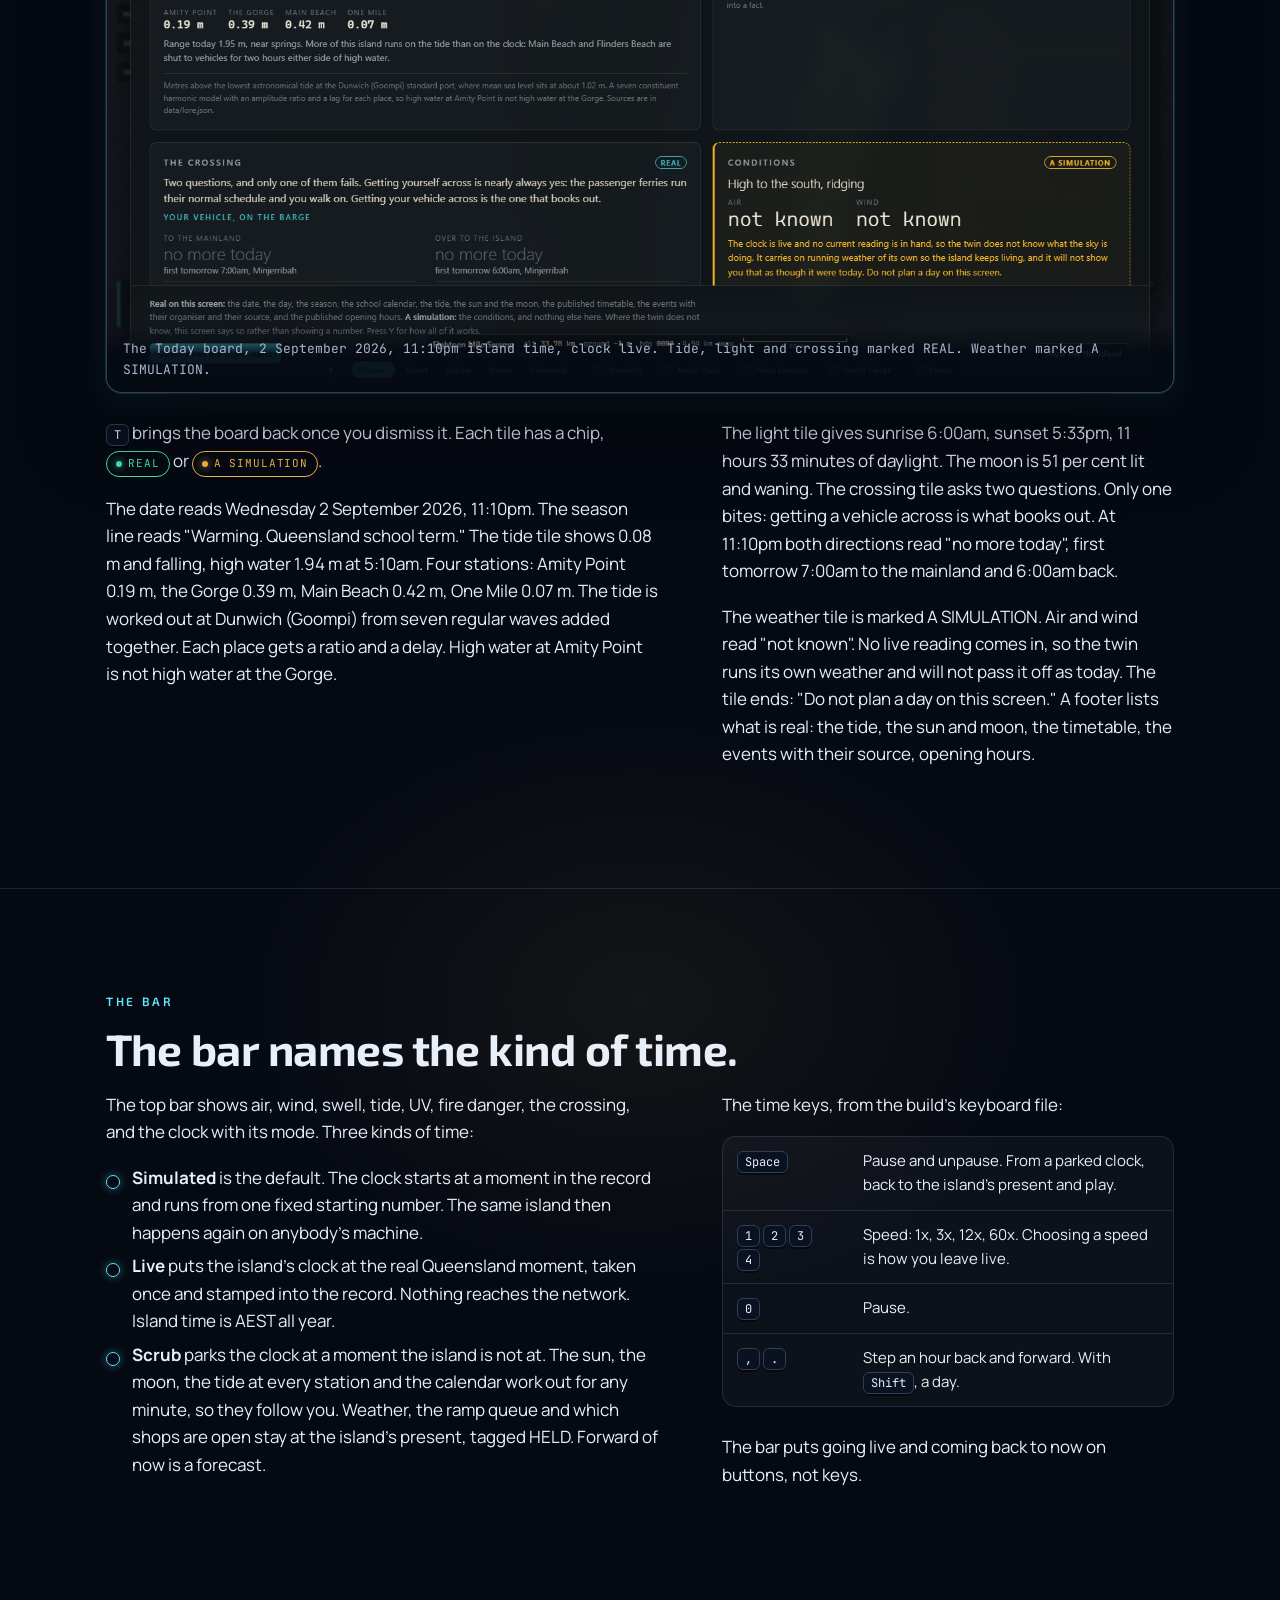
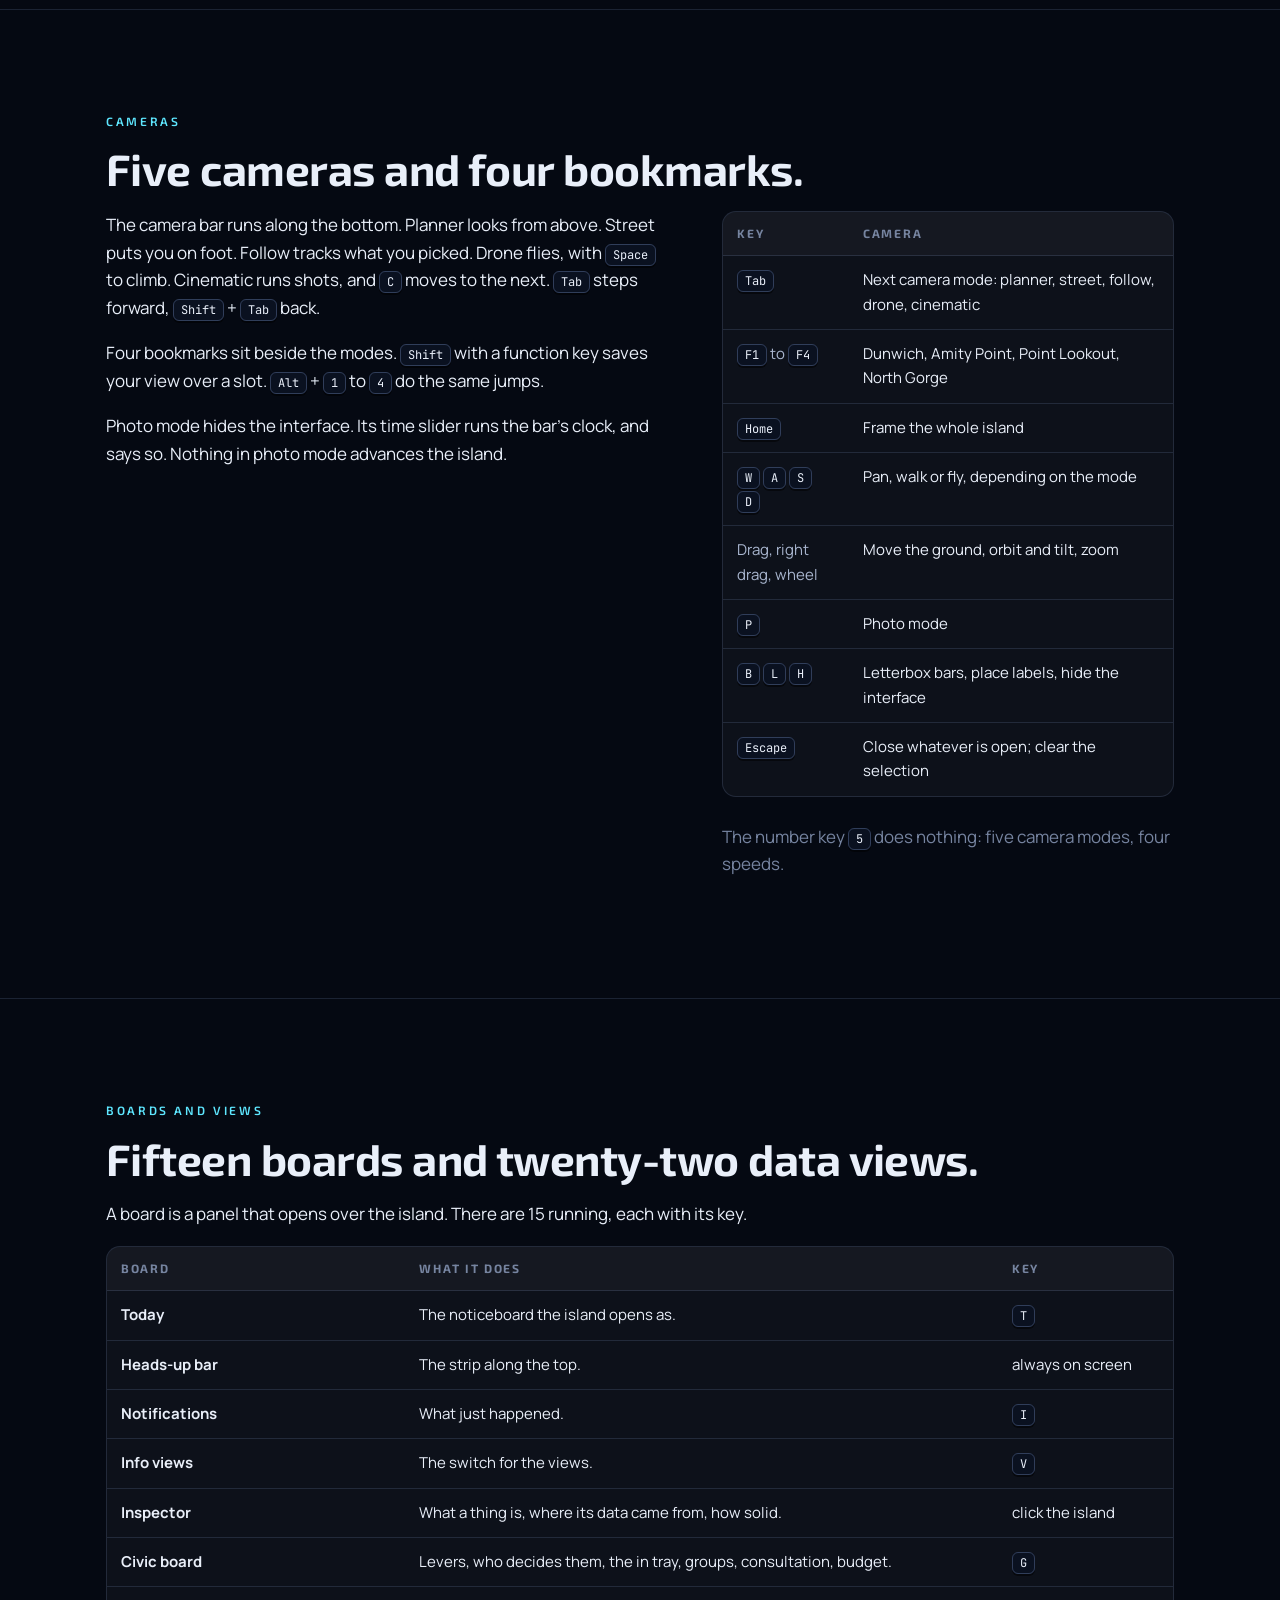
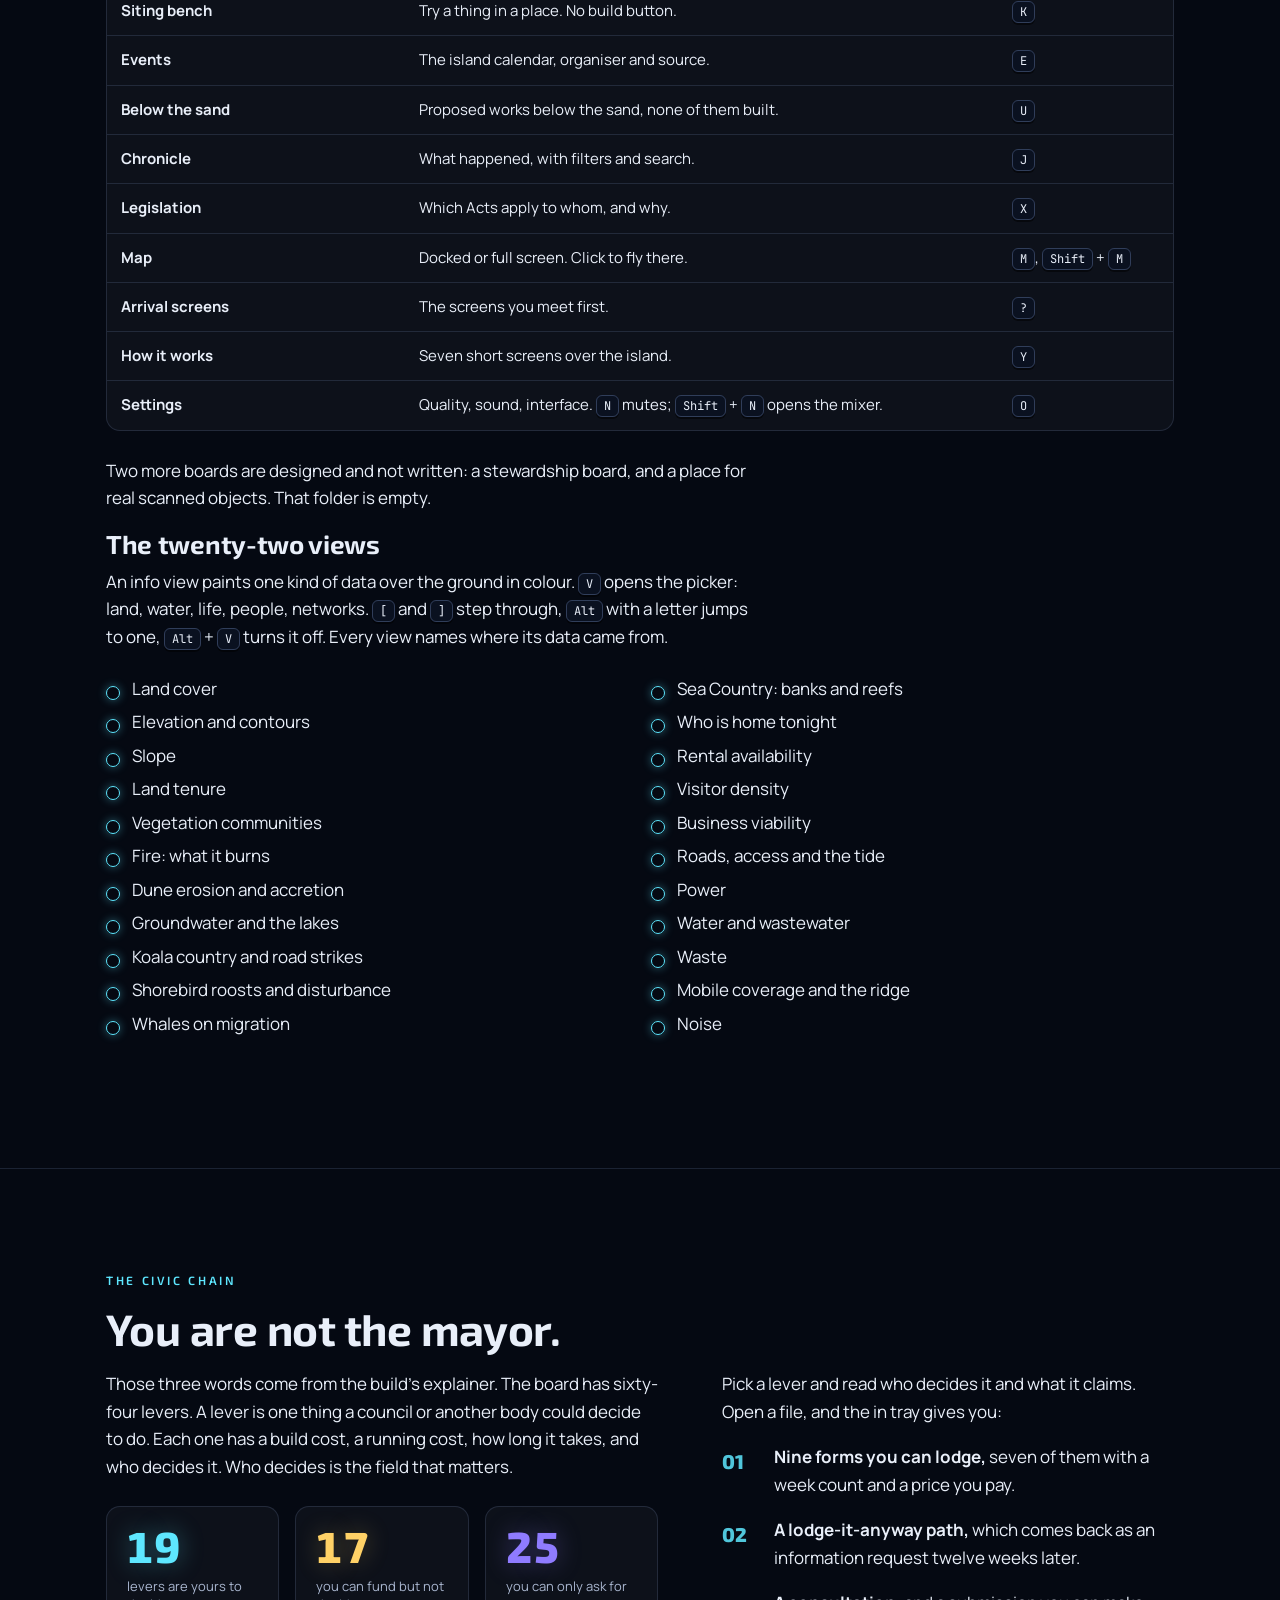
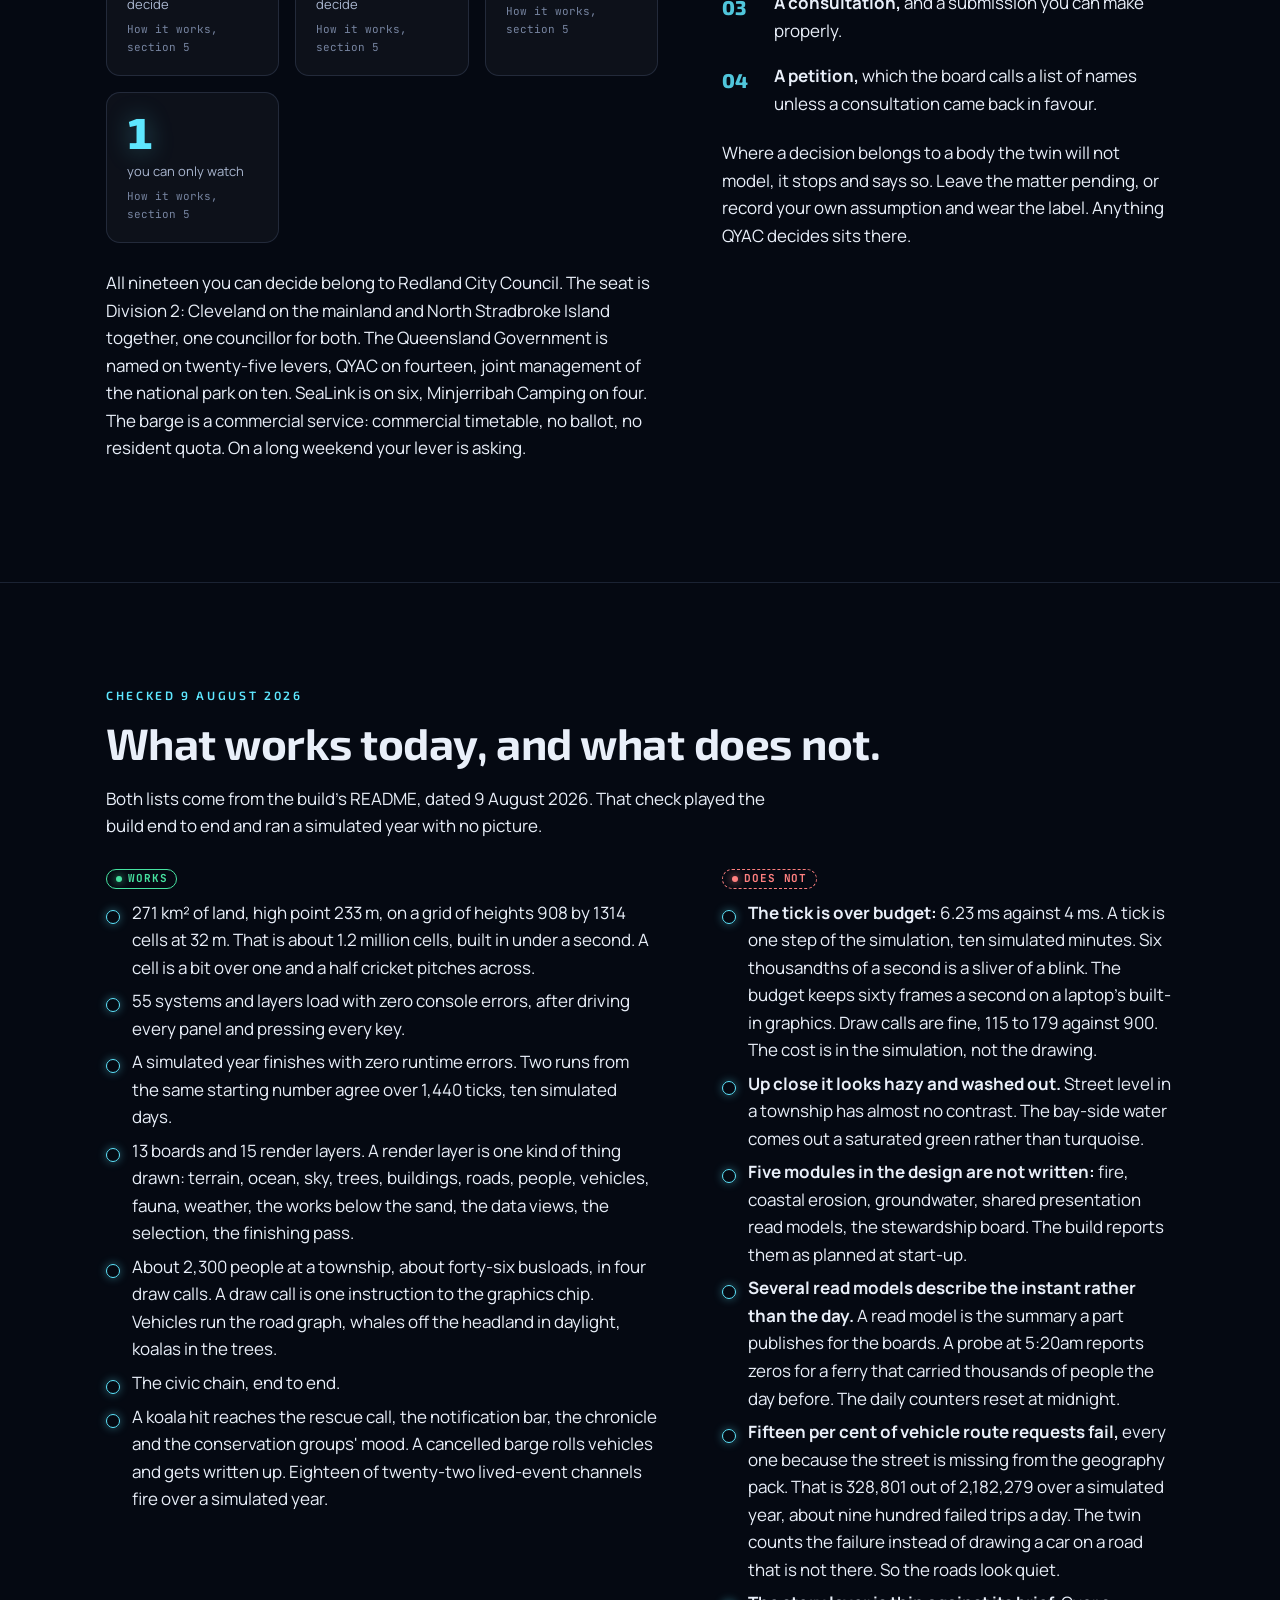
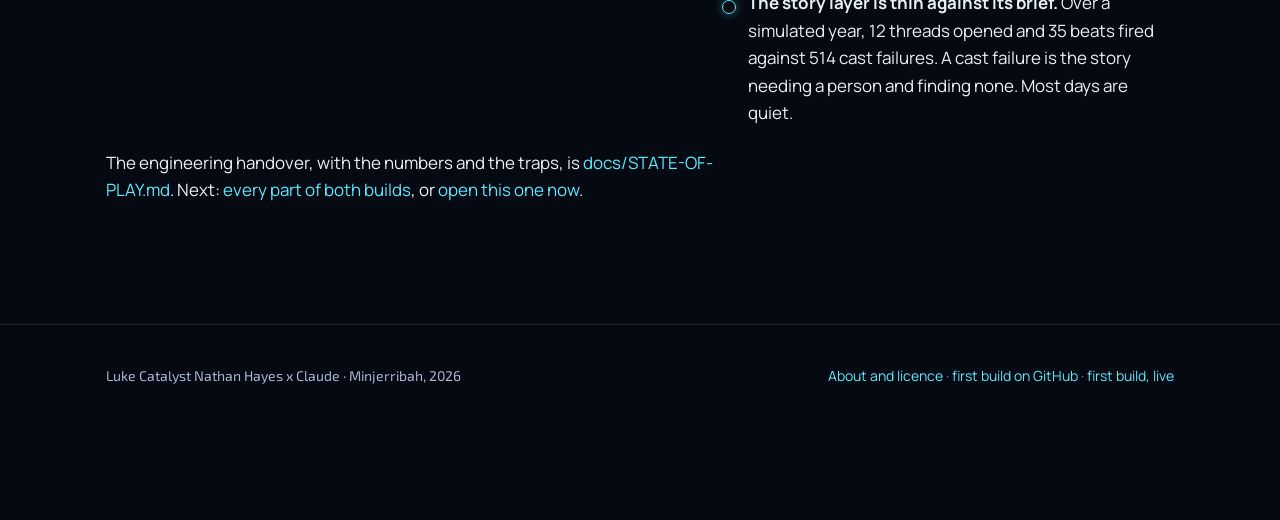
<file: first-build.html>
<!DOCTYPE html>
<html lang="en-AU">
<head>
<meta charset="utf-8">
<meta name="viewport" content="width=device-width, initial-scale=1">
<title>Inside the first build · The Straddie Twins</title>
<meta name="description" content="A walk through the first twin of Minjerribah: the arrival screens, the Today noticeboard, the bar, the cameras, the fifteen boards, the council in tray, and what works and what does not.">
<meta name="color-scheme" content="dark">
<meta name="theme-color" content="#050912">
<link rel="preconnect" href="https://fonts.googleapis.com">
<link rel="preconnect" href="https://fonts.gstatic.com" crossorigin>
<link rel="stylesheet" href="https://fonts.googleapis.com/css2?family=Exo+2:wght@500;600;700;800&family=Manrope:wght@400;500;700&family=JetBrains+Mono:wght@400;600&display=swap">
<link rel="icon" href="data:image/svg+xml,%3Csvg xmlns=%27http://www.w3.org/2000/svg%27 viewBox=%270 0 32 32%27%3E%3Cdefs%3E%3ClinearGradient id=%27g%27 x1=%270%27 y1=%270%27 x2=%271%27 y2=%271%27%3E%3Cstop offset=%270%27 stop-color=%27%235ee7ff%27/%3E%3Cstop offset=%27.5%27 stop-color=%27%238f7bff%27/%3E%3Cstop offset=%271%27 stop-color=%27%23ffd166%27/%3E%3C/linearGradient%3E%3C/defs%3E%3Crect width=%2732%27 height=%2732%27 rx=%278%27 fill=%27url(%23g)%27/%3E%3Crect x=%277%27 y=%277%27 width=%2718%27 height=%2718%27 rx=%275%27 fill=%27%23050912%27/%3E%3C/svg%3E">
<link rel="stylesheet" href="assets/site.css">
</head>
<body data-page="first-build">
<header data-topbar></header>

<section class="page-hero">
  <div class="hero-photo" data-photo="detail-point-lookout.jpg" aria-hidden="true"></div>
  <div class="wrap">
    <p class="step-tag" data-step></p>
    <p class="eyebrow">Inside the first build · Minjerribah Living Twin</p>
    <h1>An island you can fly over.</h1>
    <p class="lede">The first twin runs Minjerribah in a browser game engine. This site lists <span data-count-parts="first:*:*">0</span> of its parts.</p>
  </div>
  <p class="credit">Copernicus Sentinel-2, 13 July 2026 &middot; <a href="about.html#sources">sources</a></p>
</section>

<section class="section">
  <div class="wrap">
    <p class="eyebrow" data-reveal>Arriving</p>
    <h2 data-reveal>First an acknowledgement, then three doors.</h2>
    <div class="split">
      <div>
        <p data-reveal>The build opens on an acknowledgement of Quandamooka Country, over the island at night. Under it, a list headed "What this project will not do". No language words, story, art, cultural practice or sacred places go in, from anyone.</p>
        <p data-reveal>Three doors follow. Two open onto the island. The third opens How it works: seven short screens over the island.</p>
        <p data-reveal>The clock starts at 5:20am. Sunrise is 5:39am, so the island is a silhouette. A strip says the sun sits five degrees under the horizon. It offers a jump to twenty minutes after sunrise, and back. The jump goes in the record.</p>
      </div>
      <figure class="shot" data-reveal>
        <img src="assets/shots/first-boot.png" alt="The arrival screen. An acknowledgement of Quandamooka Country over a dark island, the list of what the project will not do, a Continue button, and the camera bar." loading="lazy">
        <figcaption>The arrival screen, captured 2 September 2026.</figcaption>
      </figure>
    </div>
  </div>
</section>

<section class="section">
  <div class="wrap">
    <p class="eyebrow" data-reveal>Today on Minjerribah</p>
    <h2 data-reveal>The island opens as a noticeboard.</h2>
    <figure class="shot" data-reveal>
      <img src="assets/shots/first-island.png" alt="The Today noticeboard over the island at night: date, tide 0.08 metres and falling, sunrise and sunset, the crossing, and weather marked as a simulation." loading="lazy">
      <figcaption>The Today board, 2 September 2026, 11:10pm island time, clock live. Tide, light and crossing marked REAL. Weather marked A SIMULATION.</figcaption>
    </figure>
    <div class="split">
      <div>
        <p data-reveal><span class="kbd">T</span> brings the board back once you dismiss it. Each tile has a chip, <span class="chip real">Real</span> or <span class="chip modelled">A simulation</span>.</p>
        <p data-reveal>The date reads Wednesday 2 September 2026, 11:10pm. The season line reads "Warming. Queensland school term." The tide tile shows 0.08 m and falling, high water 1.94 m at 5:10am. Four stations: Amity Point 0.19 m, the Gorge 0.39 m, Main Beach 0.42 m, One Mile 0.07 m. The tide is worked out at Dunwich (Goompi) from seven regular waves added together. Each place gets a ratio and a delay. High water at Amity Point is not high water at the Gorge.</p>
      </div>
      <div>
        <p data-reveal>The light tile gives sunrise 6:00am, sunset 5:33pm, 11 hours 33 minutes of daylight. The moon is 51 per cent lit and waning. The crossing tile asks two questions. Only one bites: getting a vehicle across is what books out. At 11:10pm both directions read "no more today", first tomorrow 7:00am to the mainland and 6:00am back.</p>
        <p data-reveal>The weather tile is marked A SIMULATION. Air and wind read "not known". No live reading comes in, so the twin runs its own weather and will not pass it off as today. The tile ends: "Do not plan a day on this screen." A footer lists what is real: the tide, the sun and moon, the timetable, the events with their source, opening hours.</p>
      </div>
    </div>
  </div>
</section>

<section class="section">
  <div class="wrap">
    <p class="eyebrow" data-reveal>The bar</p>
    <h2 data-reveal>The bar names the kind of time.</h2>
    <div class="split">
      <div>
        <p data-reveal>The top bar shows air, wind, swell, tide, UV, fire danger, the crossing, and the clock with its mode. Three kinds of time:</p>
        <ul class="ticks" data-reveal>
          <li><b>Simulated</b> is the default. The clock starts at a moment in the record and runs from one fixed starting number. The same island then happens again on anybody's machine.</li>
          <li><b>Live</b> puts the island's clock at the real Queensland moment, taken once and stamped into the record. Nothing reaches the network. Island time is AEST all year.</li>
          <li><b>Scrub</b> parks the clock at a moment the island is not at. The sun, the moon, the tide at every station and the calendar work out for any minute, so they follow you. Weather, the ramp queue and which shops are open stay at the island's present, tagged HELD. Forward of now is a forecast.</li>
        </ul>
      </div>
      <div>
        <p data-reveal>The time keys, from the build's keyboard file:</p>
        <div class="table-wrap" data-reveal>
          <table>
            <tbody>
              <tr><td class="k"><span class="kbd">Space</span></td><td>Pause and unpause. From a parked clock, back to the island's present and play.</td></tr>
              <tr><td class="k"><span class="kbd">1</span> <span class="kbd">2</span> <span class="kbd">3</span> <span class="kbd">4</span></td><td>Speed: 1x, 3x, 12x, 60x. Choosing a speed is how you leave live.</td></tr>
              <tr><td class="k"><span class="kbd">0</span></td><td>Pause.</td></tr>
              <tr><td class="k"><span class="kbd">,</span> <span class="kbd">.</span></td><td>Step an hour back and forward. With <span class="kbd">Shift</span>, a day.</td></tr>
            </tbody>
          </table>
        </div>
        <p data-reveal>The bar puts going live and coming back to now on buttons, not keys.</p>
      </div>
    </div>
  </div>
</section>

<section class="section">
  <div class="wrap">
    <p class="eyebrow" data-reveal>Cameras</p>
    <h2 data-reveal>Five cameras and four bookmarks.</h2>
    <div class="split">
      <div>
        <p data-reveal>The camera bar runs along the bottom. Planner looks from above. Street puts you on foot. Follow tracks what you picked. Drone flies, with <span class="kbd">Space</span> to climb. Cinematic runs shots, and <span class="kbd">C</span> moves to the next. <span class="kbd">Tab</span> steps forward, <span class="kbd">Shift</span> + <span class="kbd">Tab</span> back.</p>
        <p data-reveal>Four bookmarks sit beside the modes. <span class="kbd">Shift</span> with a function key saves your view over a slot. <span class="kbd">Alt</span> + <span class="kbd">1</span> to <span class="kbd">4</span> do the same jumps.</p>
        <p data-reveal>Photo mode hides the interface. Its time slider runs the bar's clock, and says so. Nothing in photo mode advances the island.</p>
      </div>
      <div>
        <div class="table-wrap" data-reveal>
          <table>
            <thead><tr><th scope="col">Key</th><th scope="col">Camera</th></tr></thead>
            <tbody>
              <tr><td class="k"><span class="kbd">Tab</span></td><td>Next camera mode: planner, street, follow, drone, cinematic</td></tr>
              <tr><td class="k"><span class="kbd">F1</span> to <span class="kbd">F4</span></td><td>Dunwich, Amity Point, Point Lookout, North Gorge</td></tr>
              <tr><td class="k"><span class="kbd">Home</span></td><td>Frame the whole island</td></tr>
              <tr><td class="k"><span class="kbd">W</span> <span class="kbd">A</span> <span class="kbd">S</span> <span class="kbd">D</span></td><td>Pan, walk or fly, depending on the mode</td></tr>
              <tr><td class="k">Drag, right drag, wheel</td><td>Move the ground, orbit and tilt, zoom</td></tr>
              <tr><td class="k"><span class="kbd">P</span></td><td>Photo mode</td></tr>
              <tr><td class="k"><span class="kbd">B</span> <span class="kbd">L</span> <span class="kbd">H</span></td><td>Letterbox bars, place labels, hide the interface</td></tr>
              <tr><td class="k"><span class="kbd">Escape</span></td><td>Close whatever is open; clear the selection</td></tr>
            </tbody>
          </table>
        </div>
        <p class="faint" data-reveal>The number key <span class="kbd">5</span> does nothing: five camera modes, four speeds.</p>
      </div>
    </div>
  </div>
</section>

<section class="section">
  <div class="wrap">
    <p class="eyebrow" data-reveal>Boards and views</p>
    <h2 data-reveal>Fifteen boards and twenty-two data views.</h2>
    <p data-reveal>A board is a panel that opens over the island. There are <span data-count-parts="first:boards:running">0</span> running, each with its key.</p>
    <div class="table-wrap" data-reveal>
      <table>
        <thead><tr><th scope="col">Board</th><th scope="col">What it does</th><th scope="col">Key</th></tr></thead>
        <tbody>
          <tr><td class="k"><b>Today</b></td><td>The noticeboard the island opens as.</td><td><span class="kbd">T</span></td></tr>
          <tr><td class="k"><b>Heads-up bar</b></td><td>The strip along the top.</td><td>always on screen</td></tr>
          <tr><td class="k"><b>Notifications</b></td><td>What just happened.</td><td><span class="kbd">I</span></td></tr>
          <tr><td class="k"><b>Info views</b></td><td>The switch for the views.</td><td><span class="kbd">V</span></td></tr>
          <tr><td class="k"><b>Inspector</b></td><td>What a thing is, where its data came from, how solid.</td><td>click the island</td></tr>
          <tr><td class="k"><b>Civic board</b></td><td>Levers, who decides them, the in tray, groups, consultation, budget.</td><td><span class="kbd">G</span></td></tr>
          <tr><td class="k"><b>Siting bench</b></td><td>Try a thing in a place. No build button.</td><td><span class="kbd">K</span></td></tr>
          <tr><td class="k"><b>Events</b></td><td>The island calendar, organiser and source.</td><td><span class="kbd">E</span></td></tr>
          <tr><td class="k"><b>Below the sand</b></td><td>Proposed works below the sand, none of them built.</td><td><span class="kbd">U</span></td></tr>
          <tr><td class="k"><b>Chronicle</b></td><td>What happened, with filters and search.</td><td><span class="kbd">J</span></td></tr>
          <tr><td class="k"><b>Legislation</b></td><td>Which Acts apply to whom, and why.</td><td><span class="kbd">X</span></td></tr>
          <tr><td class="k"><b>Map</b></td><td>Docked or full screen. Click to fly there.</td><td><span class="kbd">M</span>, <span class="kbd">Shift</span> + <span class="kbd">M</span></td></tr>
          <tr><td class="k"><b>Arrival screens</b></td><td>The screens you meet first.</td><td><span class="kbd">?</span></td></tr>
          <tr><td class="k"><b>How it works</b></td><td>Seven short screens over the island.</td><td><span class="kbd">Y</span></td></tr>
          <tr><td class="k"><b>Settings</b></td><td>Quality, sound, interface. <span class="kbd">N</span> mutes; <span class="kbd">Shift</span> + <span class="kbd">N</span> opens the mixer.</td><td><span class="kbd">O</span></td></tr>
        </tbody>
      </table>
    </div>
    <p data-reveal>Two more boards are designed and not written: a stewardship board, and a place for real scanned objects. That folder is empty.</p>
    <h3 data-reveal>The twenty-two views</h3>
    <p data-reveal>An info view paints one kind of data over the ground in colour. <span class="kbd">V</span> opens the picker: land, water, life, people, networks. <span class="kbd">[</span> and <span class="kbd">]</span> step through, <span class="kbd">Alt</span> with a letter jumps to one, <span class="kbd">Alt</span> + <span class="kbd">V</span> turns it off. Every view names where its data came from.</p>
    <div class="grid grid-2" data-reveal>
      <ul class="ticks">
        <li>Land cover</li>
        <li>Elevation and contours</li>
        <li>Slope</li>
        <li>Land tenure</li>
        <li>Vegetation communities</li>
        <li>Fire: what it burns</li>
        <li>Dune erosion and accretion</li>
        <li>Groundwater and the lakes</li>
        <li>Koala country and road strikes</li>
        <li>Shorebird roosts and disturbance</li>
        <li>Whales on migration</li>
      </ul>
      <ul class="ticks">
        <li>Sea Country: banks and reefs</li>
        <li>Who is home tonight</li>
        <li>Rental availability</li>
        <li>Visitor density</li>
        <li>Business viability</li>
        <li>Roads, access and the tide</li>
        <li>Power</li>
        <li>Water and wastewater</li>
        <li>Waste</li>
        <li>Mobile coverage and the ridge</li>
        <li>Noise</li>
      </ul>
    </div>
  </div>
</section>

<section class="section">
  <div class="wrap">
    <p class="eyebrow" data-reveal>The civic chain</p>
    <h2 data-reveal>You are not the mayor.</h2>
    <div class="split">
      <div>
        <p data-reveal>Those three words come from the build's explainer. The board has sixty-four levers. A lever is one thing a council or another body could decide to do. Each one has a build cost, a running cost, how long it takes, and who decides it. Who decides is the field that matters.</p>
        <div class="stats" data-reveal>
          <div class="stat"><div class="n">19</div><div class="l">levers are yours to decide</div><div class="src">How it works, section 5</div></div>
          <div class="stat"><div class="n gold">17</div><div class="l">you can fund but not decide</div><div class="src">How it works, section 5</div></div>
          <div class="stat"><div class="n violet">25</div><div class="l">you can only ask for</div><div class="src">How it works, section 5</div></div>
          <div class="stat"><div class="n">1</div><div class="l">you can only watch</div><div class="src">How it works, section 5</div></div>
        </div>
        <p data-reveal> All nineteen you can decide belong to Redland City Council. The seat is Division 2: Cleveland on the mainland and North Stradbroke Island together, one councillor for both. The Queensland Government is named on twenty-five levers, QYAC on fourteen, joint management of the national park on ten. SeaLink is on six, Minjerribah Camping on four. The barge is a commercial service: commercial timetable, no ballot, no resident quota. On a long weekend your lever is asking.</p>
      </div>
      <div>
        <p data-reveal>Pick a lever and read who decides it and what it claims. Open a file, and the in tray gives you:</p>
        <ol class="numbered" data-reveal>
          <li><b>Nine forms you can lodge,</b> seven of them with a week count and a price you pay.</li>
          <li><b>A lodge-it-anyway path,</b> which comes back as an information request twelve weeks later.</li>
          <li><b>A consultation,</b> and a submission you can make properly.</li>
          <li><b>A petition,</b> which the board calls a list of names unless a consultation came back in favour.</li>
        </ol>
        <p data-reveal>Where a decision belongs to a body the twin will not model, it stops and says so. Leave the matter pending, or record your own assumption and wear the label. Anything QYAC decides sits there.</p>
      </div>
    </div>
  </div>
</section>

<section class="section">
  <div class="wrap">
    <p class="eyebrow" data-reveal>Checked 9 August 2026</p>
    <h2 data-reveal>What works today, and what does not.</h2>
    <p data-reveal>Both lists come from the build's README, dated 9 August 2026. That check played the build end to end and ran a simulated year with no picture.</p>
    <div class="split">
      <div>
        <h3 data-reveal><span class="chip running">Works</span></h3>
        <ul class="ticks" data-reveal>
          <li>271 km² of land, high point 233 m, on a grid of heights 908 by 1314 cells at 32 m. That is about 1.2 million cells, built in under a second. A cell is a bit over one and a half cricket pitches across.</li>
          <li>55 systems and layers load with zero console errors, after driving every panel and pressing every key.</li>
          <li>A simulated year finishes with zero runtime errors. Two runs from the same starting number agree over 1,440 ticks, ten simulated days.</li>
          <li>13 boards and 15 render layers. A render layer is one kind of thing drawn: terrain, ocean, sky, trees, buildings, roads, people, vehicles, fauna, weather, the works below the sand, the data views, the selection, the finishing pass.</li>
          <li>About 2,300 people at a township, about forty-six busloads, in four draw calls. A draw call is one instruction to the graphics chip. Vehicles run the road graph, whales off the headland in daylight, koalas in the trees.</li>
          <li>The civic chain, end to end.</li>
          <li>A koala hit reaches the rescue call, the notification bar, the chronicle and the conservation groups' mood. A cancelled barge rolls vehicles and gets written up. Eighteen of twenty-two lived-event channels fire over a simulated year.</li>
        </ul>
      </div>
      <div>
        <h3 data-reveal><span class="chip unknown">Does not</span></h3>
        <ul class="ticks" data-reveal>
          <li><b>The tick is over budget:</b> 6.23 ms against 4 ms. A tick is one step of the simulation, ten simulated minutes. Six thousandths of a second is a sliver of a blink. The budget keeps sixty frames a second on a laptop's built-in graphics. Draw calls are fine, 115 to 179 against 900. The cost is in the simulation, not the drawing.</li>
          <li><b>Up close it looks hazy and washed out.</b> Street level in a township has almost no contrast. The bay-side water comes out a saturated green rather than turquoise.</li>
          <li><b>Five modules in the design are not written:</b> fire, coastal erosion, groundwater, shared presentation read models, the stewardship board. The build reports them as planned at start-up.</li>
          <li><b>Several read models describe the instant rather than the day.</b> A read model is the summary a part publishes for the boards. A probe at 5:20am reports zeros for a ferry that carried thousands of people the day before. The daily counters reset at midnight.</li>
          <li><b>Fifteen per cent of vehicle route requests fail,</b> every one because the street is missing from the geography pack. That is 328,801 out of 2,182,279 over a simulated year, about nine hundred failed trips a day. The twin counts the failure instead of drawing a car on a road that is not there. So the roads look quiet.</li>
          <li><b>The story layer is thin against its brief.</b> Over a simulated year, 12 threads opened and 35 beats fired against 514 cast failures. A cast failure is the story needing a person and finding none. Most days are quiet.</li>
        </ul>
      </div>
    </div>
    <p data-reveal>The engineering handover, with the numbers and the traps, is <a href="https://github.com/auraofintelligence/minjerribah-living-twin/blob/main/docs/STATE-OF-PLAY.md">docs/STATE-OF-PLAY.md</a>. Next: <a href="systems.html">every part of both builds</a>, or <a href="run.html">open this one now</a>.</p>
  </div>
</section>

<footer class="site"><div class="wrap"><span class="sig">Luke Catalyst Nathan Hayes x Claude · Minjerribah, 2026</span><span><a href="about.html">About and licence</a> · <a href="https://github.com/auraofintelligence/minjerribah-living-twin">first build on GitHub</a> · <a href="https://auraofintelligence.github.io/minjerribah-living-twin/">first build, live</a></span></div></footer>
<nav data-rail aria-label="The walk"></nav>
<script src="assets/components.js"></script>
<script src="assets/site.js"></script>
</body>
</html>
</file>
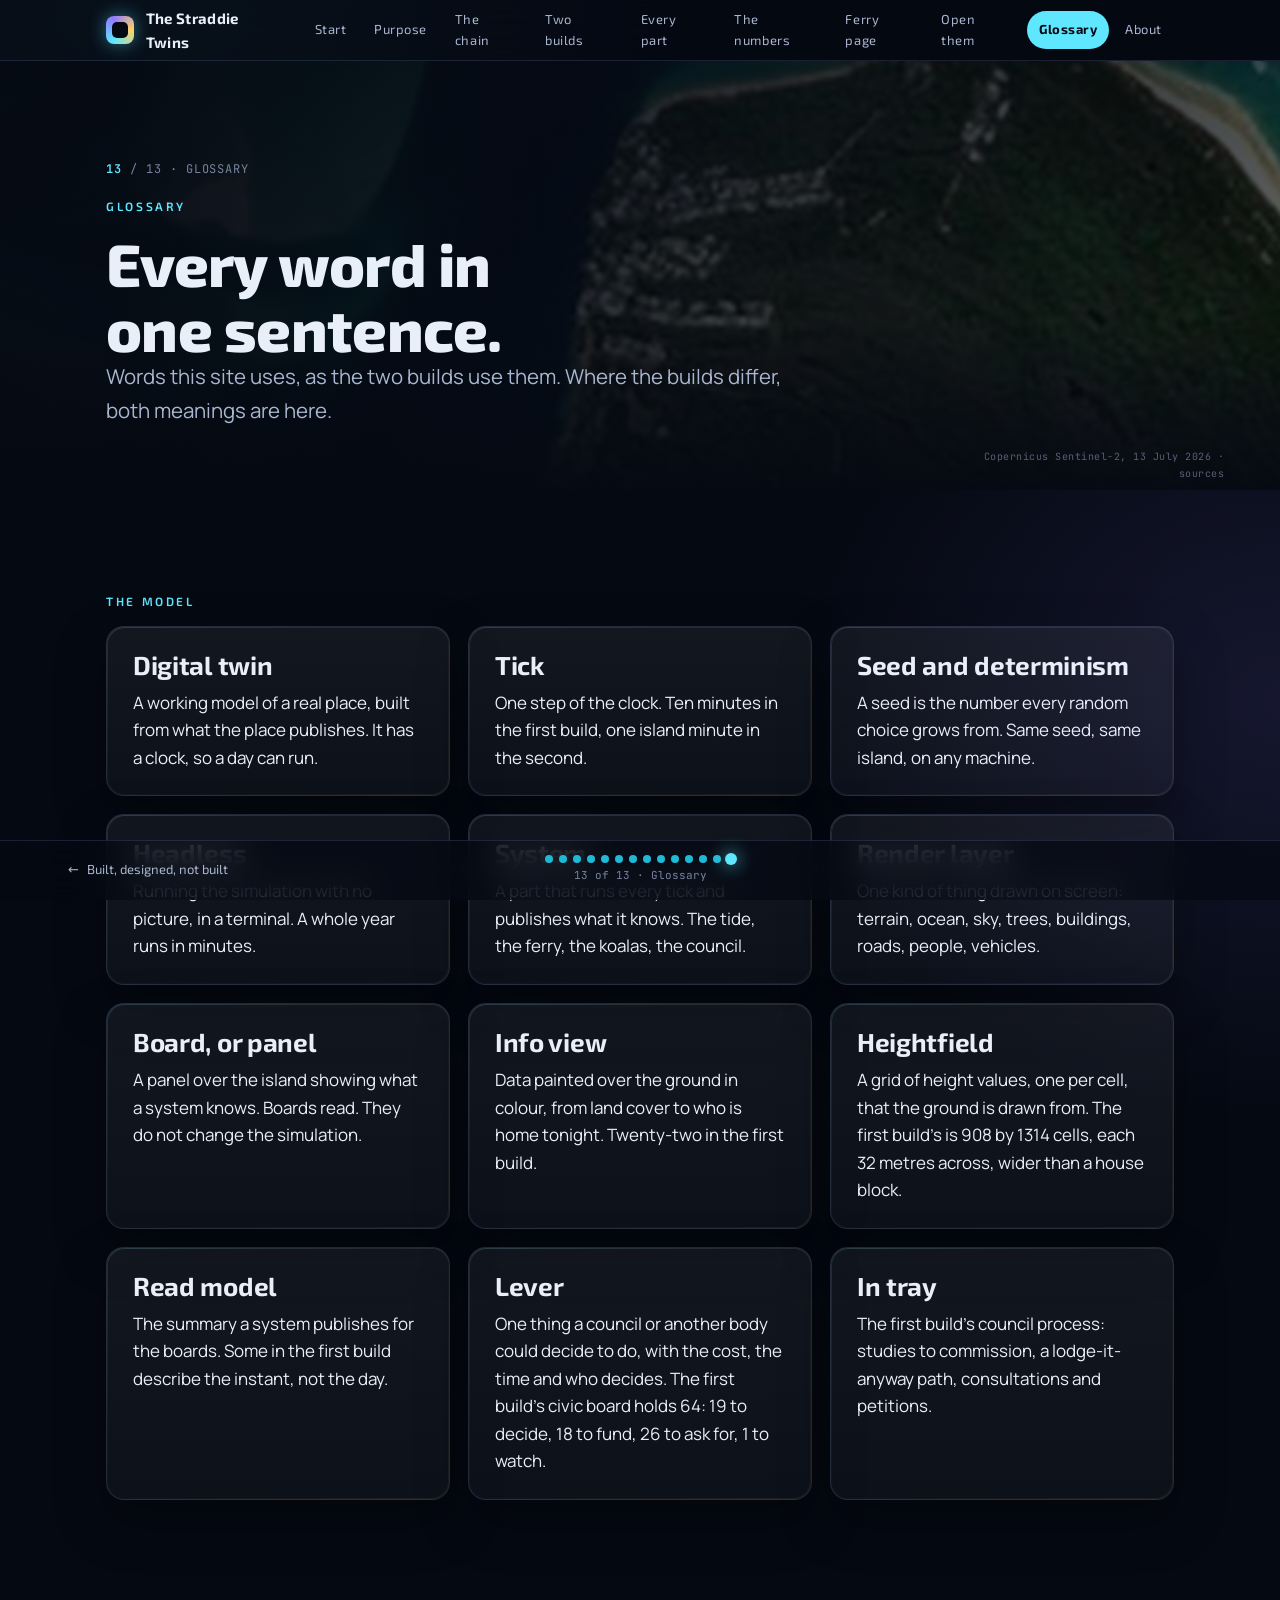
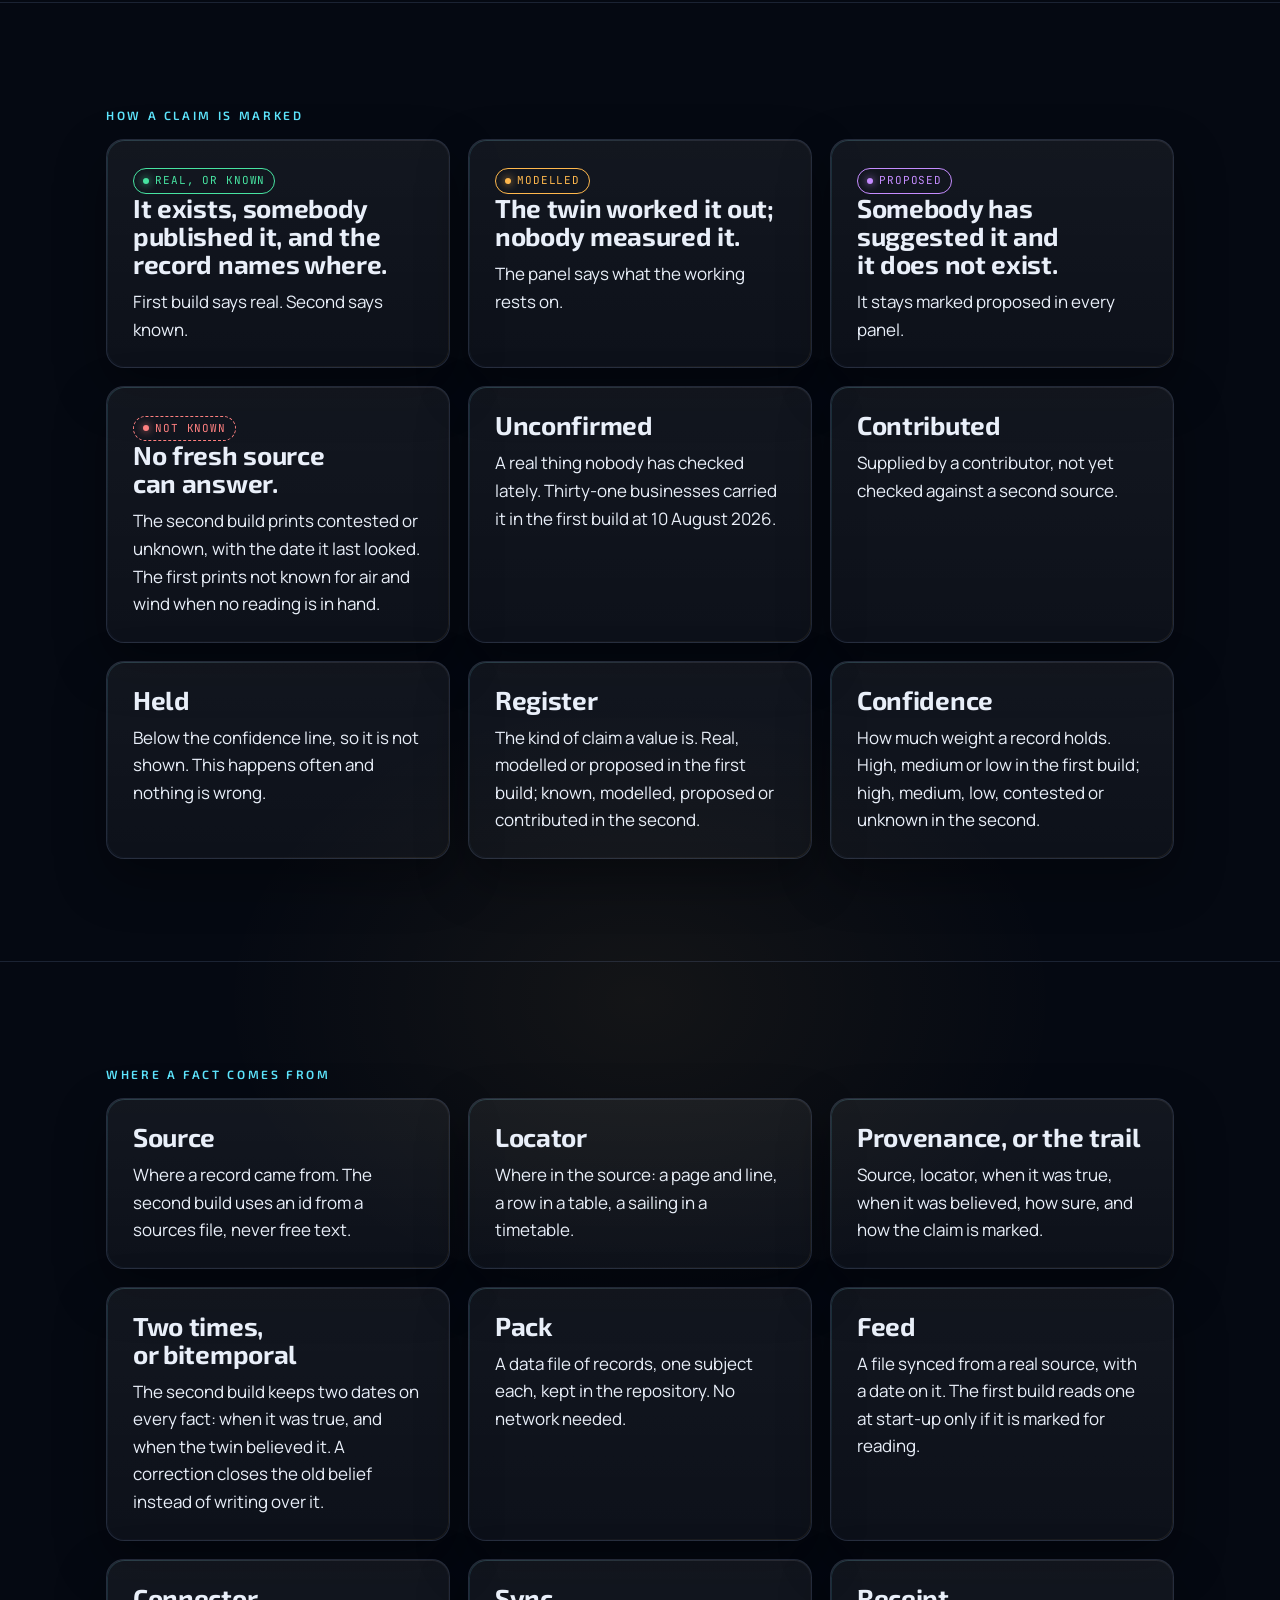
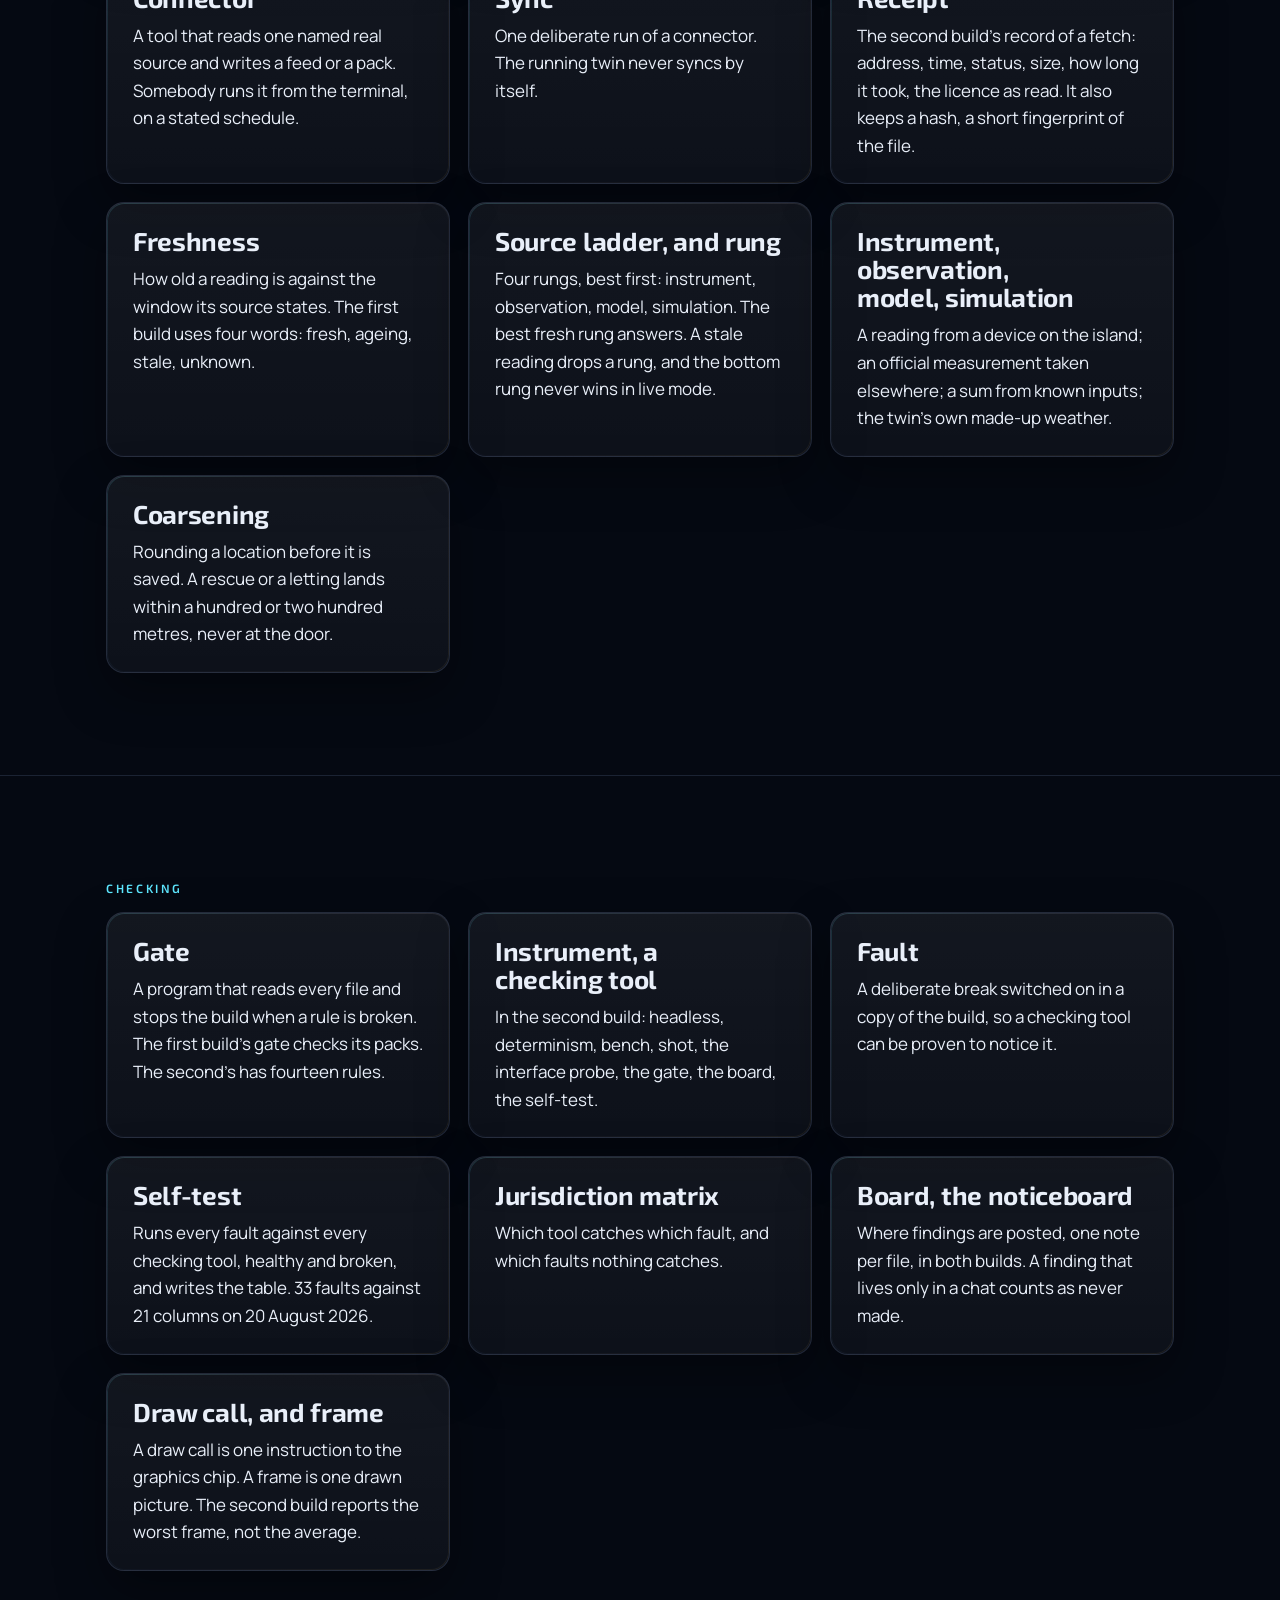
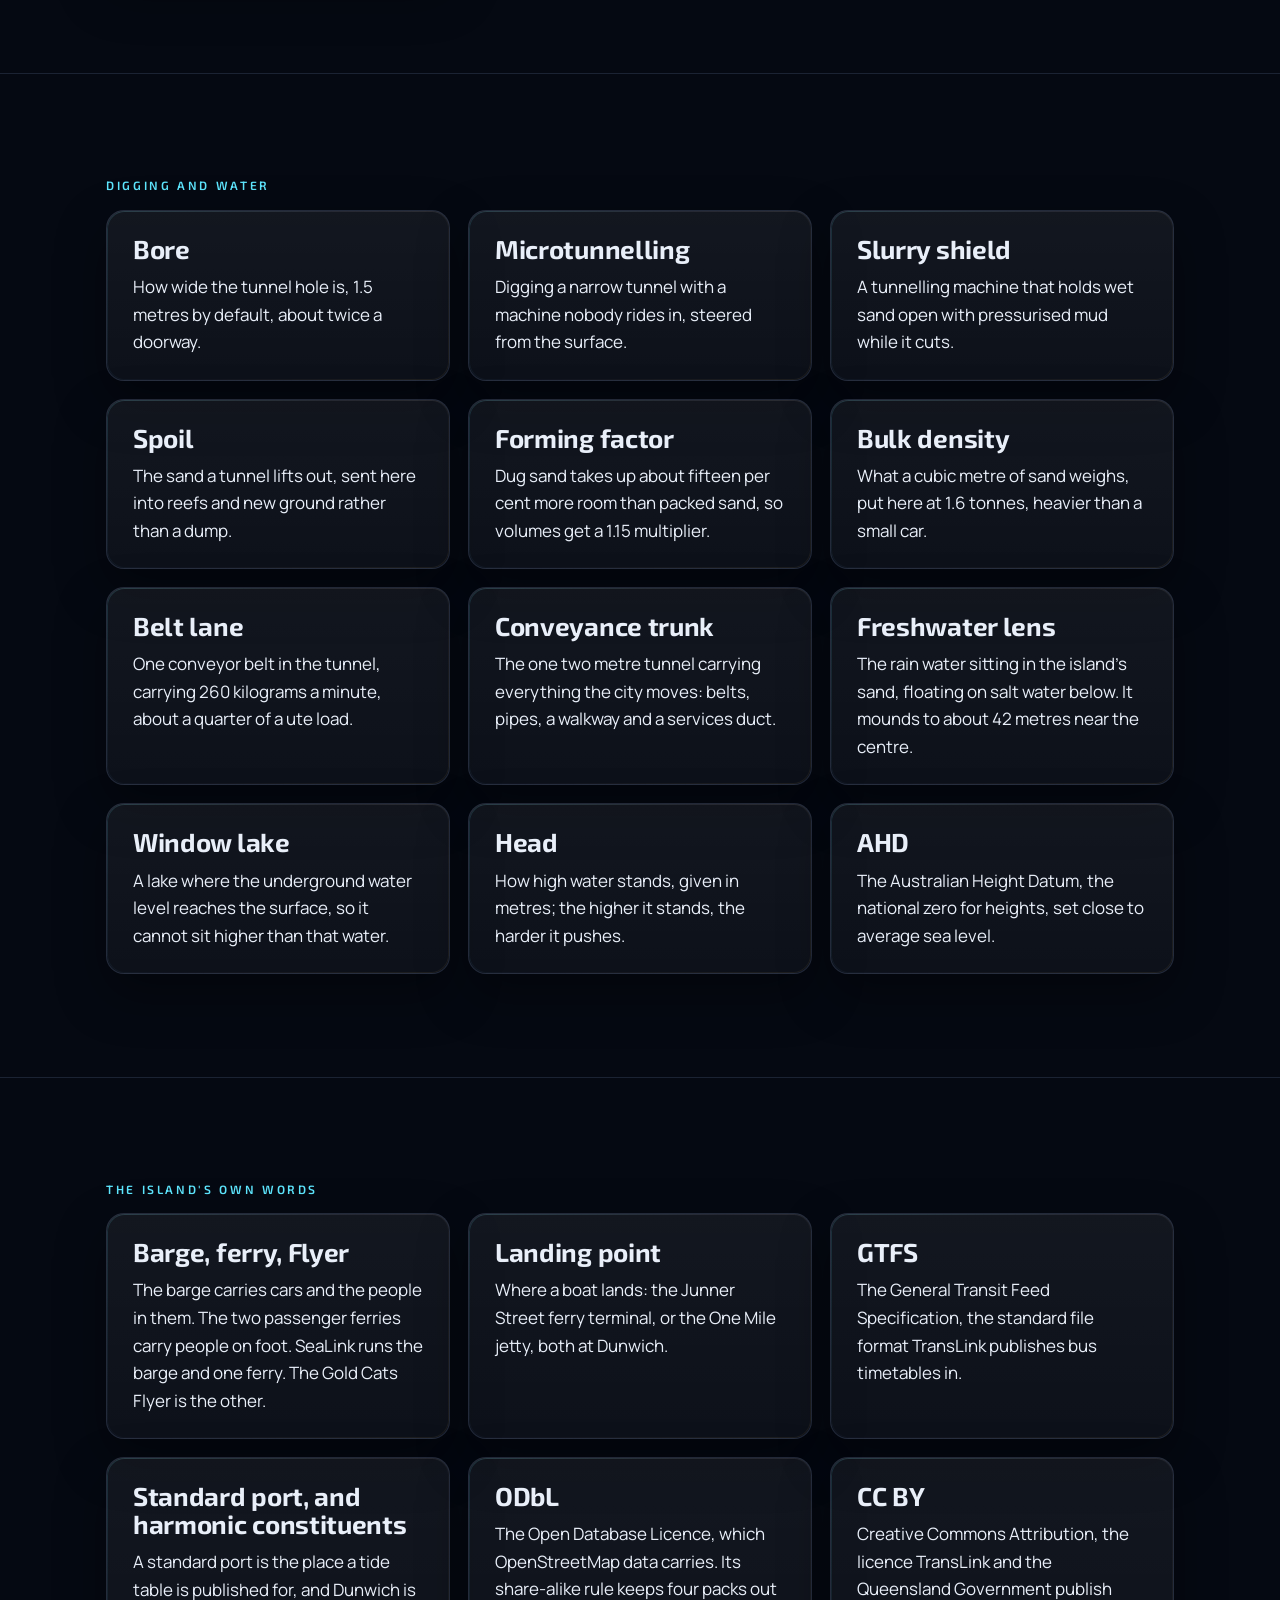
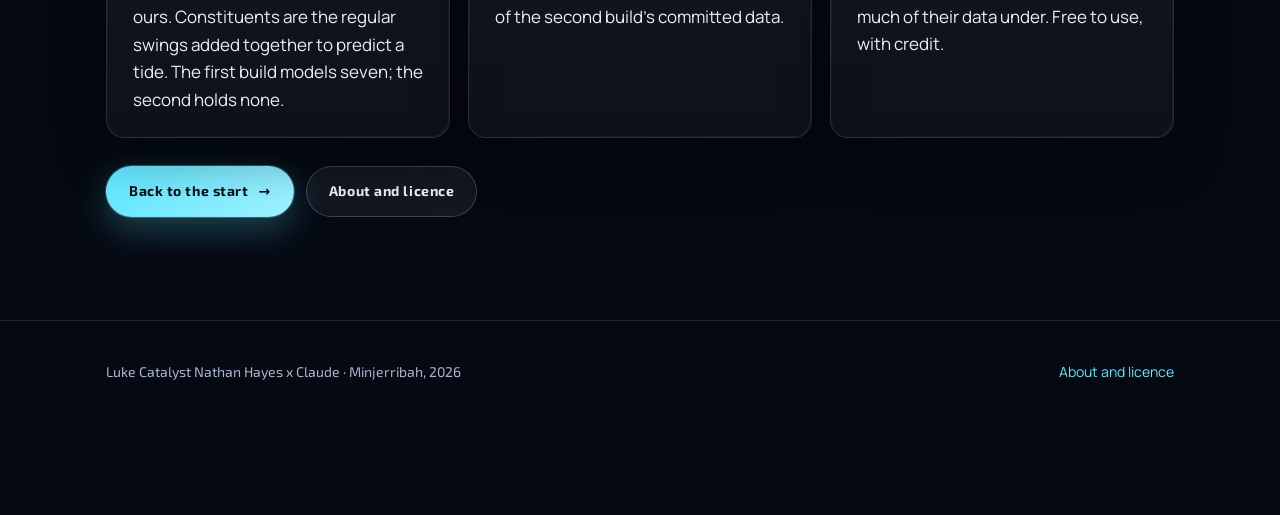
<file: glossary.html>
<!DOCTYPE html>
<html lang="en-AU">
<head>
<meta charset="utf-8">
<meta name="viewport" content="width=device-width, initial-scale=1">
<title>Glossary · The Straddie Twins</title>
<meta name="description" content="Every term a reader meets on this site, one plain sentence each, in the sense the two twins use it.">
<meta name="color-scheme" content="dark">
<meta name="theme-color" content="#050912">
<link rel="preconnect" href="https://fonts.googleapis.com">
<link rel="preconnect" href="https://fonts.gstatic.com" crossorigin>
<link rel="stylesheet" href="https://fonts.googleapis.com/css2?family=Exo+2:wght@500;600;700;800&family=Manrope:wght@400;500;700&family=JetBrains+Mono:wght@400;600&display=swap">
<link rel="icon" href="data:image/svg+xml,%3Csvg xmlns=%27http://www.w3.org/2000/svg%27 viewBox=%270 0 32 32%27%3E%3Cdefs%3E%3ClinearGradient id=%27g%27 x1=%270%27 y1=%270%27 x2=%271%27 y2=%271%27%3E%3Cstop offset=%270%27 stop-color=%27%235ee7ff%27/%3E%3Cstop offset=%27.5%27 stop-color=%27%238f7bff%27/%3E%3Cstop offset=%271%27 stop-color=%27%23ffd166%27/%3E%3C/linearGradient%3E%3C/defs%3E%3Crect width=%2732%27 height=%2732%27 rx=%278%27 fill=%27url(%23g)%27/%3E%3Crect x=%277%27 y=%277%27 width=%2718%27 height=%2718%27 rx=%275%27 fill=%27%23050912%27/%3E%3C/svg%3E">
<link rel="stylesheet" href="assets/site.css">
</head>
<body data-page="glossary">
<header data-topbar></header>

<section class="page-hero">
  <div class="hero-photo" data-photo="detail-amity.jpg" aria-hidden="true"></div>
  <div class="wrap">
    <p class="step-tag" data-step></p>
    <p class="eyebrow">Glossary</p>
    <h1>Every word in one sentence.</h1>
    <p class="lede">Words this site uses, as the two builds use them. Where the builds differ, both meanings are here.</p>
  </div>
  <p class="credit">Copernicus Sentinel-2, 13 July 2026 &middot; <a href="about.html#sources">sources</a></p>
</section>

<section class="section">
  <div class="wrap">
    <p class="eyebrow" data-reveal>The model</p>
    <div class="cards">
      <div class="card quiet" data-reveal><h3>Digital twin</h3><p>A working model of a real place, built from what the place publishes. It has a clock, so a day can run.</p></div>
      <div class="card quiet" data-reveal><h3>Tick</h3><p>One step of the clock. Ten minutes in the first build, one island minute in the second.</p></div>
      <div class="card quiet" data-reveal><h3>Seed and determinism</h3><p>A seed is the number every random choice grows from. Same seed, same island, on any machine.</p></div>
      <div class="card quiet" data-reveal><h3>Headless</h3><p>Running the simulation with no picture, in a terminal. A whole year runs in minutes.</p></div>
      <div class="card quiet" data-reveal><h3>System</h3><p>A part that runs every tick and publishes what it knows. The tide, the ferry, the koalas, the council.</p></div>
      <div class="card quiet" data-reveal><h3>Render layer</h3><p>One kind of thing drawn on screen: terrain, ocean, sky, trees, buildings, roads, people, vehicles.</p></div>
      <div class="card quiet" data-reveal><h3>Board, or panel</h3><p>A panel over the island showing what a system knows. Boards read. They do not change the simulation.</p></div>
      <div class="card quiet" data-reveal><h3>Info view</h3><p>Data painted over the ground in colour, from land cover to who is home tonight. Twenty-two in the first build.</p></div>
      <div class="card quiet" data-reveal><h3>Heightfield</h3><p>A grid of height values, one per cell, that the ground is drawn from. The first build's is 908 by 1314 cells, each 32 metres across, wider than a house block.</p></div>
      <div class="card quiet" data-reveal><h3>Read model</h3><p>The summary a system publishes for the boards. Some in the first build describe the instant, not the day.</p></div>
      <div class="card quiet" data-reveal><h3>Lever</h3><p>One thing a council or another body could decide to do, with the cost, the time and who decides. The first build's civic board holds 64: 19 to decide, 18 to fund, 26 to ask for, 1 to watch.</p></div>
      <div class="card quiet" data-reveal><h3>In tray</h3><p>The first build's council process: studies to commission, a lodge-it-anyway path, consultations and petitions.</p></div>
    </div>
  </div>
</section>

<section class="section">
  <div class="wrap">
    <p class="eyebrow" data-reveal>How a claim is marked</p>
    <div class="cards">
      <div class="card quiet" data-reveal><span class="chip real">Real, or known</span><h3>It exists, somebody published it, and the record names where.</h3><p>First build says real. Second says known.</p></div>
      <div class="card quiet" data-reveal><span class="chip modelled">Modelled</span><h3>The twin worked it out; nobody measured it.</h3><p>The panel says what the working rests on.</p></div>
      <div class="card quiet" data-reveal><span class="chip proposed">Proposed</span><h3>Somebody has suggested it and it does not exist.</h3><p>It stays marked proposed in every panel.</p></div>
      <div class="card quiet" data-reveal><span class="chip unknown">Not known</span><h3>No fresh source can answer.</h3><p>The second build prints contested or unknown, with the date it last looked. The first prints not known for air and wind when no reading is in hand.</p></div>
      <div class="card quiet" data-reveal><h3>Unconfirmed</h3><p>A real thing nobody has checked lately. Thirty-one businesses carried it in the first build at 10 August 2026.</p></div>
      <div class="card quiet" data-reveal><h3>Contributed</h3><p>Supplied by a contributor, not yet checked against a second source.</p></div>
      <div class="card quiet" data-reveal><h3>Held</h3><p>Below the confidence line, so it is not shown. This happens often and nothing is wrong.</p></div>
      <div class="card quiet" data-reveal><h3>Register</h3><p>The kind of claim a value is. Real, modelled or proposed in the first build; known, modelled, proposed or contributed in the second.</p></div>
      <div class="card quiet" data-reveal><h3>Confidence</h3><p>How much weight a record holds. High, medium or low in the first build; high, medium, low, contested or unknown in the second.</p></div>
    </div>
  </div>
</section>

<section class="section">
  <div class="wrap">
    <p class="eyebrow" data-reveal>Where a fact comes from</p>
    <div class="cards">
      <div class="card quiet" data-reveal><h3>Source</h3><p>Where a record came from. The second build uses an id from a sources file, never free text.</p></div>
      <div class="card quiet" data-reveal><h3>Locator</h3><p>Where in the source: a page and line, a row in a table, a sailing in a timetable.</p></div>
      <div class="card quiet" data-reveal><h3>Provenance, or the trail</h3><p>Source, locator, when it was true, when it was believed, how sure, and how the claim is marked.</p></div>
      <div class="card quiet" data-reveal><h3>Two times, or bitemporal</h3><p>The second build keeps two dates on every fact: when it was true, and when the twin believed it. A correction closes the old belief instead of writing over it.</p></div>
      <div class="card quiet" data-reveal><h3>Pack</h3><p>A data file of records, one subject each, kept in the repository. No network needed.</p></div>
      <div class="card quiet" data-reveal><h3>Feed</h3><p>A file synced from a real source, with a date on it. The first build reads one at start-up only if it is marked for reading.</p></div>
      <div class="card quiet" data-reveal><h3>Connector</h3><p>A tool that reads one named real source and writes a feed or a pack. Somebody runs it from the terminal, on a stated schedule.</p></div>
      <div class="card quiet" data-reveal><h3>Sync</h3><p>One deliberate run of a connector. The running twin never syncs by itself.</p></div>
      <div class="card quiet" data-reveal><h3>Receipt</h3><p>The second build's record of a fetch: address, time, status, size, how long it took, the licence as read. It also keeps a hash, a short fingerprint of the file.</p></div>
      <div class="card quiet" data-reveal><h3>Freshness</h3><p>How old a reading is against the window its source states. The first build uses four words: fresh, ageing, stale, unknown.</p></div>
      <div class="card quiet" data-reveal><h3>Source ladder, and rung</h3><p>Four rungs, best first: instrument, observation, model, simulation. The best fresh rung answers. A stale reading drops a rung, and the bottom rung never wins in live mode.</p></div>
      <div class="card quiet" data-reveal><h3>Instrument, observation, model, simulation</h3><p>A reading from a device on the island; an official measurement taken elsewhere; a sum from known inputs; the twin's own made-up weather.</p></div>
      <div class="card quiet" data-reveal><h3>Coarsening</h3><p>Rounding a location before it is saved. A rescue or a letting lands within a hundred or two hundred metres, never at the door.</p></div>
    </div>
  </div>
</section>

<section class="section">
  <div class="wrap">
    <p class="eyebrow" data-reveal>Checking</p>
    <div class="cards">
      <div class="card quiet" data-reveal><h3>Gate</h3><p>A program that reads every file and stops the build when a rule is broken. The first build's gate checks its packs. The second's has fourteen rules.</p></div>
      <div class="card quiet" data-reveal><h3>Instrument, a checking tool</h3><p>In the second build: headless, determinism, bench, shot, the interface probe, the gate, the board, the self-test.</p></div>
      <div class="card quiet" data-reveal><h3>Fault</h3><p>A deliberate break switched on in a copy of the build, so a checking tool can be proven to notice it.</p></div>
      <div class="card quiet" data-reveal><h3>Self-test</h3><p>Runs every fault against every checking tool, healthy and broken, and writes the table. 33 faults against 21 columns on 20 August 2026.</p></div>
      <div class="card quiet" data-reveal><h3>Jurisdiction matrix</h3><p>Which tool catches which fault, and which faults nothing catches.</p></div>
      <div class="card quiet" data-reveal><h3>Board, the noticeboard</h3><p>Where findings are posted, one note per file, in both builds. A finding that lives only in a chat counts as never made.</p></div>
      <div class="card quiet" data-reveal><h3>Draw call, and frame</h3><p>A draw call is one instruction to the graphics chip. A frame is one drawn picture. The second build reports the worst frame, not the average.</p></div>
    </div>
  </div>
</section>

<section class="section">
  <div class="wrap">
    <p class="eyebrow" data-reveal>Digging and water</p>
    <div class="cards">
      <div class="card quiet" data-reveal><h3>Bore</h3><p>How wide the tunnel hole is, 1.5 metres by default, about twice a doorway.</p></div>
      <div class="card quiet" data-reveal><h3>Microtunnelling</h3><p>Digging a narrow tunnel with a machine nobody rides in, steered from the surface.</p></div>
      <div class="card quiet" data-reveal><h3>Slurry shield</h3><p>A tunnelling machine that holds wet sand open with pressurised mud while it cuts.</p></div>
      <div class="card quiet" data-reveal><h3>Spoil</h3><p>The sand a tunnel lifts out, sent here into reefs and new ground rather than a dump.</p></div>
      <div class="card quiet" data-reveal><h3>Forming factor</h3><p>Dug sand takes up about fifteen per cent more room than packed sand, so volumes get a 1.15 multiplier.</p></div>
      <div class="card quiet" data-reveal><h3>Bulk density</h3><p>What a cubic metre of sand weighs, put here at 1.6 tonnes, heavier than a small car.</p></div>
      <div class="card quiet" data-reveal><h3>Belt lane</h3><p>One conveyor belt in the tunnel, carrying 260 kilograms a minute, about a quarter of a ute load.</p></div>
      <div class="card quiet" data-reveal><h3>Conveyance trunk</h3><p>The one two metre tunnel carrying everything the city moves: belts, pipes, a walkway and a services duct.</p></div>
      <div class="card quiet" data-reveal><h3>Freshwater lens</h3><p>The rain water sitting in the island's sand, floating on salt water below. It mounds to about 42 metres near the centre.</p></div>
      <div class="card quiet" data-reveal><h3>Window lake</h3><p>A lake where the underground water level reaches the surface, so it cannot sit higher than that water.</p></div>
      <div class="card quiet" data-reveal><h3>Head</h3><p>How high water stands, given in metres; the higher it stands, the harder it pushes.</p></div>
      <div class="card quiet" data-reveal><h3>AHD</h3><p>The Australian Height Datum, the national zero for heights, set close to average sea level.</p></div>
    </div>
  </div>
</section>

<section class="section">
  <div class="wrap">
    <p class="eyebrow" data-reveal>The island's own words</p>
    <div class="cards">
      <div class="card quiet" data-reveal><h3>Barge, ferry, Flyer</h3><p>The barge carries cars and the people in them. The two passenger ferries carry people on foot. SeaLink runs the barge and one ferry. The Gold Cats Flyer is the other.</p></div>
      <div class="card quiet" data-reveal><h3>Landing point</h3><p>Where a boat lands: the Junner Street ferry terminal, or the One Mile jetty, both at Dunwich.</p></div>
      <div class="card quiet" data-reveal><h3>GTFS</h3><p>The General Transit Feed Specification, the standard file format TransLink publishes bus timetables in.</p></div>
      <div class="card quiet" data-reveal><h3>Standard port, and harmonic constituents</h3><p>A standard port is the place a tide table is published for, and Dunwich is ours. Constituents are the regular swings added together to predict a tide. The first build models seven; the second holds none.</p></div>
      <div class="card quiet" data-reveal><h3>ODbL</h3><p>The Open Database Licence, which OpenStreetMap data carries. Its share-alike rule keeps four packs out of the second build's committed data.</p></div>
      <div class="card quiet" data-reveal><h3>CC BY</h3><p>Creative Commons Attribution, the licence TransLink and the Queensland Government publish much of their data under. Free to use, with credit.</p></div>
    </div>
    <div class="hero-actions" data-reveal>
      <a class="btn primary" href="index.html">Back to the start <span class="arrow" aria-hidden="true">&rarr;</span></a>
      <a class="btn" href="about.html">About and licence</a>
    </div>
  </div>
</section>

<footer class="site"><div class="wrap"><span class="sig">Luke Catalyst Nathan Hayes x Claude · Minjerribah, 2026</span><span><a href="about.html">About and licence</a></span></div></footer>
<nav data-rail aria-label="The walk"></nav>
<script src="assets/components.js"></script>
<script src="assets/site.js"></script>
</body>
</html>
</file>
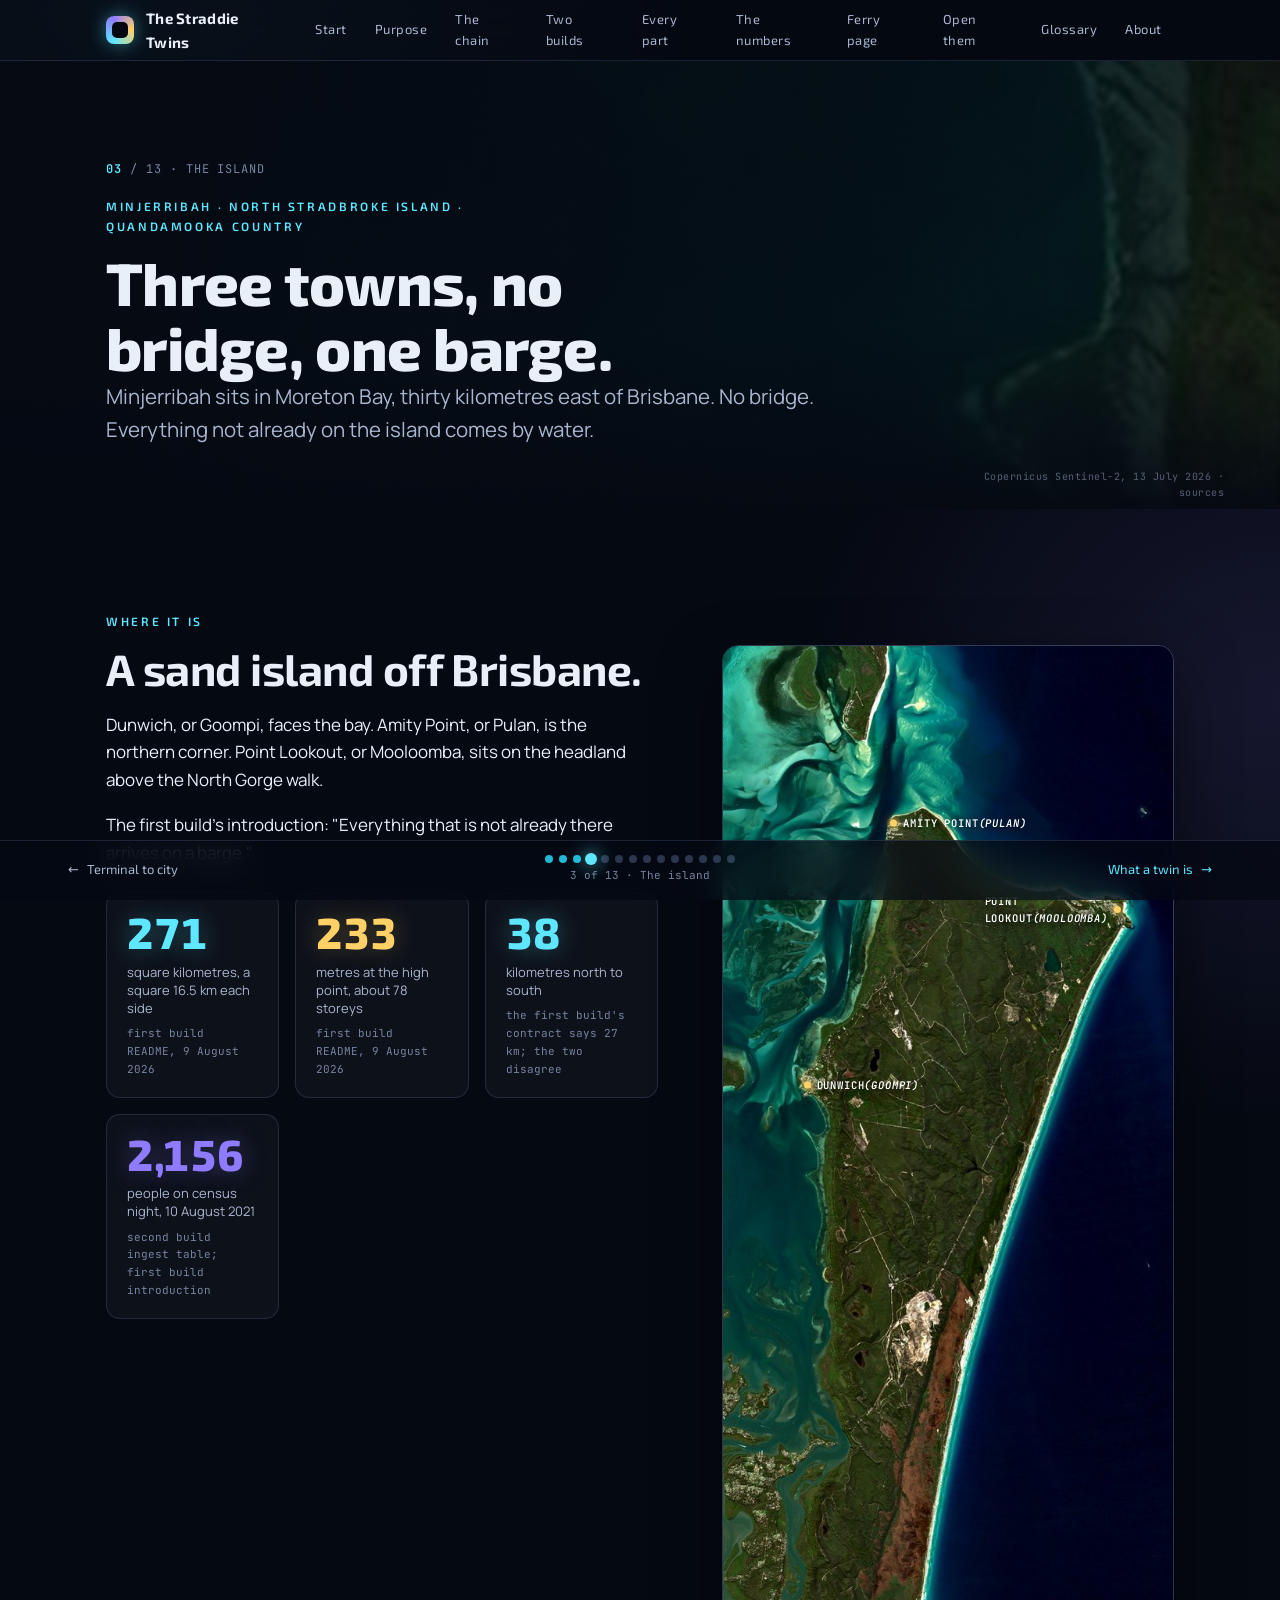
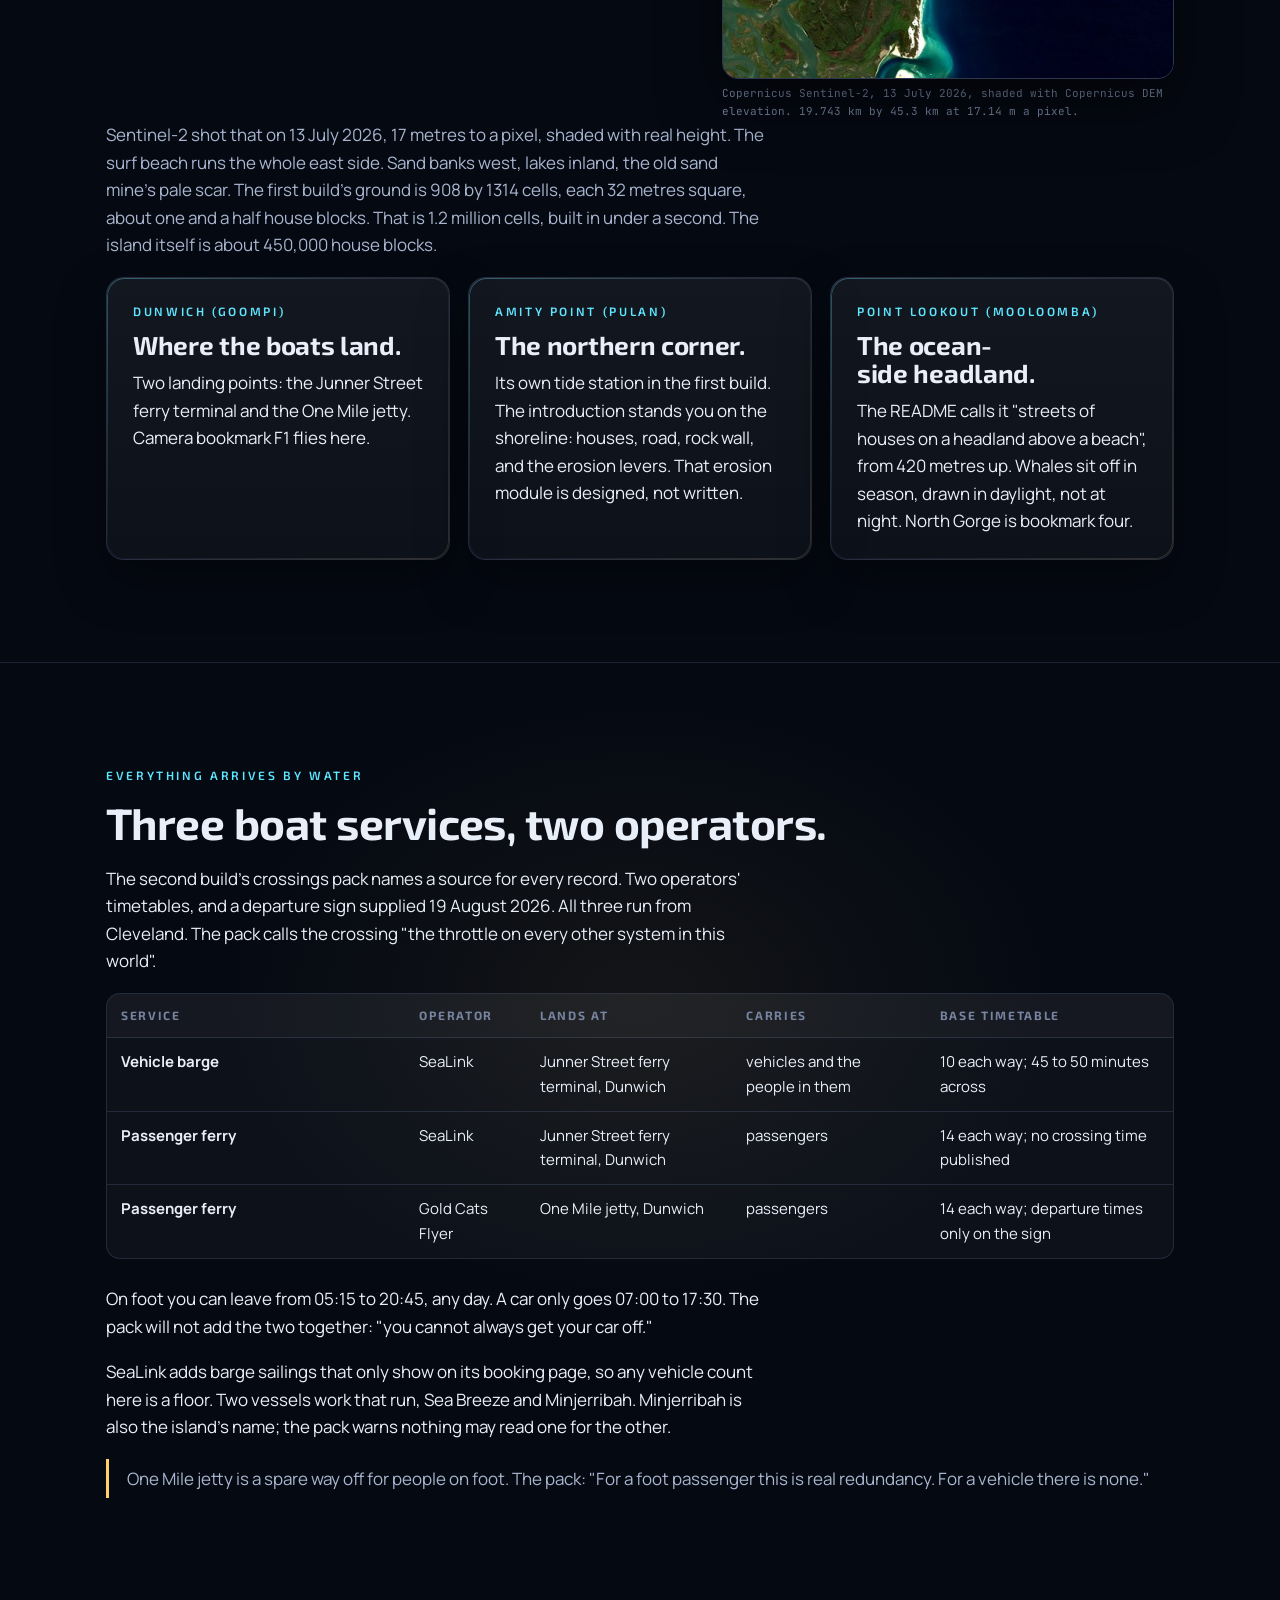
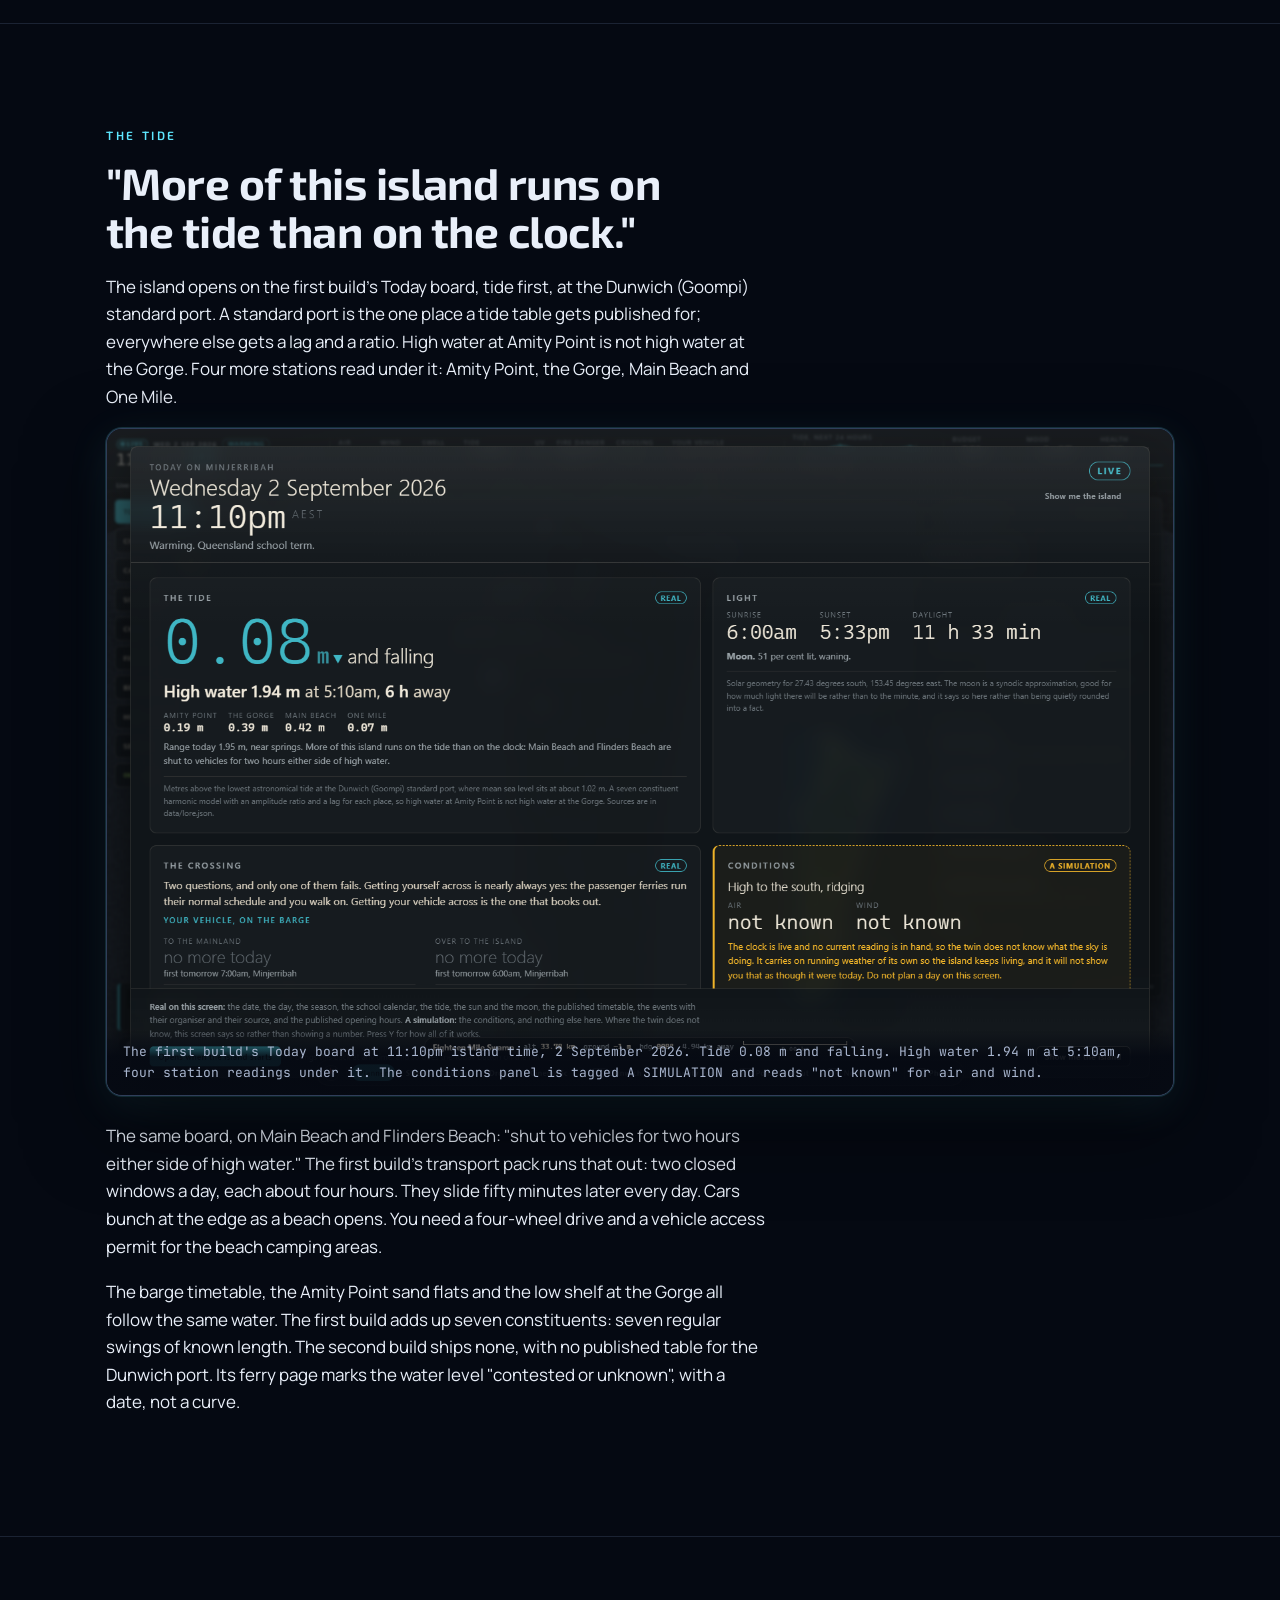
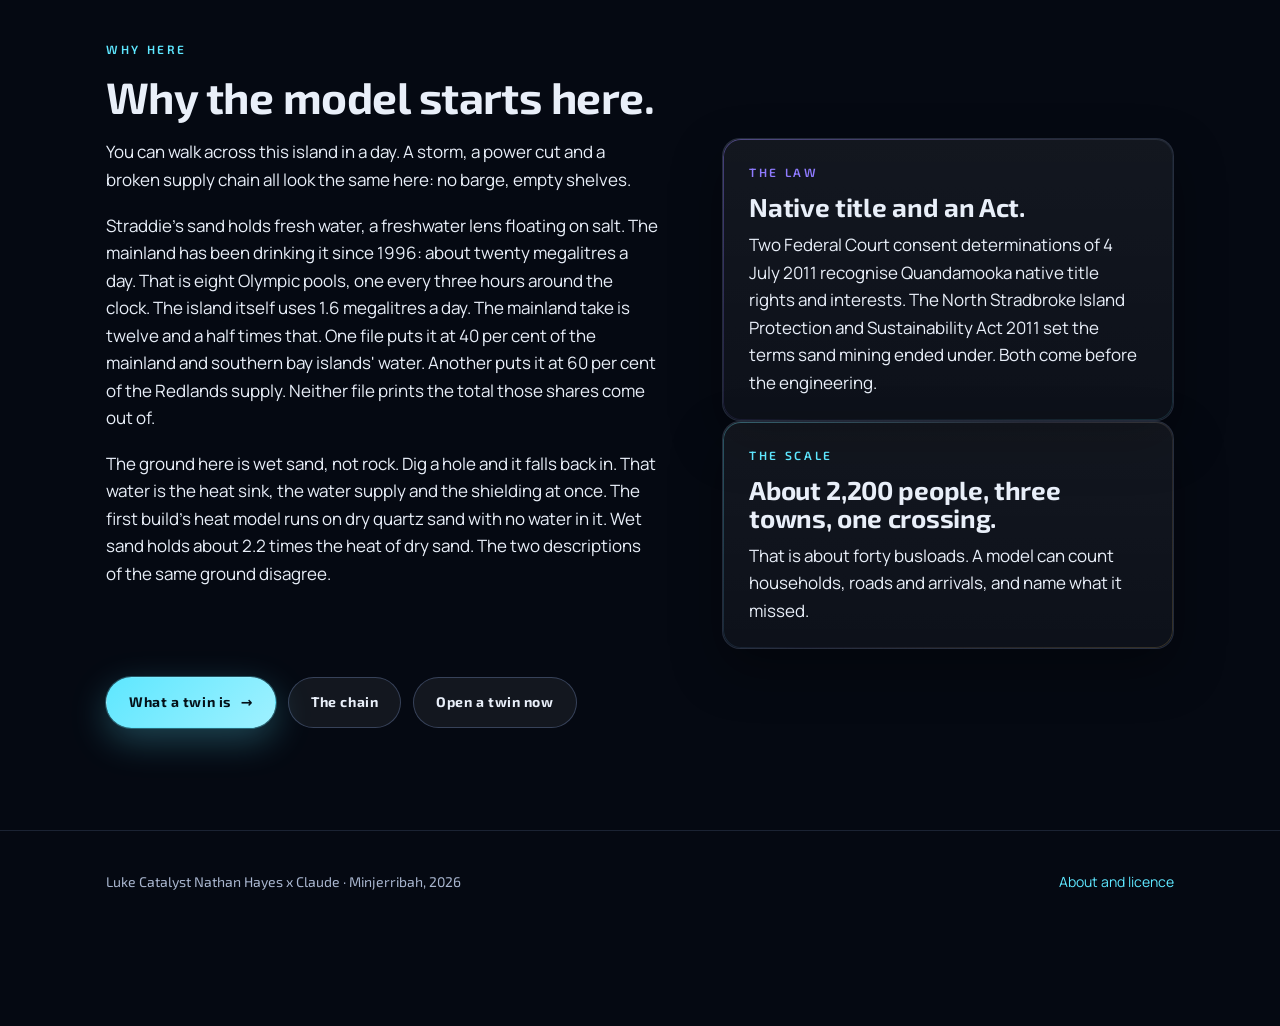
<file: island.html>
<!DOCTYPE html>
<html lang="en-AU">
<head>
<meta charset="utf-8">
<meta name="viewport" content="width=device-width, initial-scale=1">
<title>The island · The Straddie Twins</title>
<meta name="description" content="Minjerribah, North Stradbroke Island: three towns, no bridge, everything on a barge, and a day that runs on the tide.">
<meta name="color-scheme" content="dark">
<meta name="theme-color" content="#050912">
<link rel="preconnect" href="https://fonts.googleapis.com">
<link rel="preconnect" href="https://fonts.gstatic.com" crossorigin>
<link rel="stylesheet" href="https://fonts.googleapis.com/css2?family=Exo+2:wght@500;600;700;800&family=Manrope:wght@400;500;700&family=JetBrains+Mono:wght@400;600&display=swap">
<link rel="icon" href="data:image/svg+xml,%3Csvg xmlns=%27http://www.w3.org/2000/svg%27 viewBox=%270 0 32 32%27%3E%3Cdefs%3E%3ClinearGradient id=%27g%27 x1=%270%27 y1=%270%27 x2=%271%27 y2=%271%27%3E%3Cstop offset=%270%27 stop-color=%27%235ee7ff%27/%3E%3Cstop offset=%27.5%27 stop-color=%27%238f7bff%27/%3E%3Cstop offset=%271%27 stop-color=%27%23ffd166%27/%3E%3C/linearGradient%3E%3C/defs%3E%3Crect width=%2732%27 height=%2732%27 rx=%278%27 fill=%27url(%23g)%27/%3E%3Crect x=%277%27 y=%277%27 width=%2718%27 height=%2718%27 rx=%275%27 fill=%27%23050912%27/%3E%3C/svg%3E">
<link rel="stylesheet" href="assets/site.css">
</head>
<body data-page="island">
<header data-topbar></header>

<section class="page-hero">
  <div class="hero-photo" data-photo="detail-bay.jpg" aria-hidden="true"></div>
  <div class="wrap">
    <p class="step-tag" data-step></p>
    <p class="eyebrow">Minjerribah · North Stradbroke Island · Quandamooka Country</p>
    <h1>Three towns, no bridge, one barge.</h1>
    <p class="lede">Minjerribah sits in Moreton Bay, thirty kilometres east of Brisbane. No bridge. Everything not already on the island comes by water.</p>
  </div>
  <p class="credit">Copernicus Sentinel-2, 13 July 2026 &middot; <a href="about.html#sources">sources</a></p>
</section>

<section class="section">
  <div class="wrap">
    <p class="eyebrow" data-reveal>Where it is</p>
    <div class="split">
      <div>
        <h2 data-reveal>A sand island off Brisbane.</h2>
        <p data-reveal>Dunwich, or Goompi, faces the bay. Amity Point, or Pulan, is the northern corner. Point Lookout, or Mooloomba, sits on the headland above the North Gorge walk.</p>
        <p data-reveal>The first build's introduction: "Everything that is not already there arrives on a barge."</p>
        <div class="stats" data-reveal>
          <div class="stat"><div class="n">271</div><div class="l">square kilometres, a square 16.5 km each side</div><div class="src">first build README, 9 August 2026</div></div>
          <div class="stat"><div class="n gold">233</div><div class="l">metres at the high point, about 78 storeys</div><div class="src">first build README, 9 August 2026</div></div>
          <div class="stat"><div class="n">38</div><div class="l">kilometres north to south</div><div class="src">the first build's contract says 27 km; the two disagree</div></div>
          <div class="stat"><div class="n violet">2,156</div><div class="l">people on census night, 10 August 2021</div><div class="src">second build ingest table; first build introduction</div></div>
        </div>
      </div>
      <div class="island-figure" data-island-figure data-reveal></div>
    </div>
    <p class="muted" data-reveal>Sentinel-2 shot that on 13 July 2026, 17 metres to a pixel, shaded with real height. The surf beach runs the whole east side. Sand banks west, lakes inland, the old sand mine's pale scar. The first build's ground is 908 by 1314 cells, each 32 metres square, about one and a half house blocks. That is 1.2 million cells, built in under a second. The island itself is about 450,000 house blocks.</p>
    <div class="cards">
      <div class="card" data-reveal><p class="eyebrow">Dunwich (Goompi)</p><h3>Where the boats land.</h3><p>Two landing points: the Junner Street ferry terminal and the One Mile jetty. Camera bookmark F1 flies here.</p></div>
      <div class="card" data-reveal><p class="eyebrow">Amity Point (Pulan)</p><h3>The northern corner.</h3><p>Its own tide station in the first build. The introduction stands you on the shoreline: houses, road, rock wall, and the erosion levers. That erosion module is designed, not written.</p></div>
      <div class="card" data-reveal><p class="eyebrow">Point Lookout (Mooloomba)</p><h3>The ocean-side headland.</h3><p>The README calls it "streets of houses on a headland above a beach", from 420 metres up. Whales sit off in season, drawn in daylight, not at night. North Gorge is bookmark four.</p></div>
    </div>
  </div>
</section>

<section class="section">
  <div class="wrap">
    <p class="eyebrow" data-reveal>Everything arrives by water</p>
    <h2 data-reveal>Three boat services, two operators.</h2>
    <p data-reveal>The second build's crossings pack names a source for every record. Two operators' timetables, and a departure sign supplied 19 August 2026. All three run from Cleveland. The pack calls the crossing "the throttle on every other system in this world".</p>
    <div class="table-wrap" data-reveal>
      <table>
        <thead><tr><th>Service</th><th>Operator</th><th>Lands at</th><th>Carries</th><th>Base timetable</th></tr></thead>
        <tbody>
          <tr><td class="k"><b>Vehicle barge</b></td><td>SeaLink</td><td>Junner Street ferry terminal, Dunwich</td><td>vehicles and the people in them</td><td>10 each way; 45 to 50 minutes across</td></tr>
          <tr><td class="k"><b>Passenger ferry</b></td><td>SeaLink</td><td>Junner Street ferry terminal, Dunwich</td><td>passengers</td><td>14 each way; no crossing time published</td></tr>
          <tr><td class="k"><b>Passenger ferry</b></td><td>Gold Cats Flyer</td><td>One Mile jetty, Dunwich</td><td>passengers</td><td>14 each way; departure times only on the sign</td></tr>
        </tbody>
      </table>
    </div>
    <p data-reveal>On foot you can leave from 05:15 to 20:45, any day. A car only goes 07:00 to 17:30. The pack will not add the two together: "you cannot always get your car off."</p>
    <p data-reveal>SeaLink adds barge sailings that only show on its booking page, so any vehicle count here is a floor. Two vessels work that run, Sea Breeze and Minjerribah. Minjerribah is also the island's name; the pack warns nothing may read one for the other.</p>
    <div class="callout" data-reveal>One Mile jetty is a spare way off for people on foot. The pack: "For a foot passenger this is real redundancy. For a vehicle there is none."</div>
  </div>
</section>

<section class="section">
  <div class="wrap">
    <p class="eyebrow" data-reveal>The tide</p>
    <h2 data-reveal>"More of this island runs on the tide than on the clock."</h2>
    <p data-reveal>The island opens on the first build's Today board, tide first, at the Dunwich (Goompi) standard port. A standard port is the one place a tide table gets published for; everywhere else gets a lag and a ratio. High water at Amity Point is not high water at the Gorge. Four more stations read under it: Amity Point, the Gorge, Main Beach and One Mile.</p>
    <figure class="shot" data-reveal>
      <img src="assets/shots/first-island.png" alt="The first build's Today board at 11:10pm on 2 September 2026, four panels over a dark island: tide, light, crossing and weather." loading="lazy">
      <figcaption>The first build's Today board at 11:10pm island time, 2 September 2026. Tide 0.08 m and falling. High water 1.94 m at 5:10am, four station readings under it. The conditions panel is tagged A SIMULATION and reads "not known" for air and wind.</figcaption>
    </figure>
    <p data-reveal>The same board, on Main Beach and Flinders Beach: "shut to vehicles for two hours either side of high water." The first build's transport pack runs that out: two closed windows a day, each about four hours. They slide fifty minutes later every day. Cars bunch at the edge as a beach opens. You need a four-wheel drive and a vehicle access permit for the beach camping areas.</p>
    <p data-reveal>The barge timetable, the Amity Point sand flats and the low shelf at the Gorge all follow the same water. The first build adds up seven constituents: seven regular swings of known length. The second build ships none, with no published table for the Dunwich port. Its ferry page marks the water level "contested or unknown", with a date, not a curve.</p>
  </div>
</section>

<section class="section">
  <div class="wrap">
    <p class="eyebrow" data-reveal>Why here</p>
    <h2 data-reveal>Why the model starts here.</h2>
    <div class="split">
      <div>
        <p data-reveal>You can walk across this island in a day. A storm, a power cut and a broken supply chain all look the same here: no barge, empty shelves.</p>
        <p data-reveal>Straddie's sand holds fresh water, a freshwater lens floating on salt. The mainland has been drinking it since 1996: about twenty megalitres a day. That is eight Olympic pools, one every three hours around the clock. The island itself uses 1.6 megalitres a day. The mainland take is twelve and a half times that. One file puts it at 40 per cent of the mainland and southern bay islands' water. Another puts it at 60 per cent of the Redlands supply. Neither file prints the total those shares come out of.</p>
        <p data-reveal>The ground here is wet sand, not rock. Dig a hole and it falls back in. That water is the heat sink, the water supply and the shielding at once. The first build's heat model runs on dry quartz sand with no water in it. Wet sand holds about 2.2 times the heat of dry sand. The two descriptions of the same ground disagree.</p>
      </div>
      <div>
        <div class="card violet" data-reveal>
          <p class="eyebrow violet">The law</p>
          <h3>Native title and an Act.</h3>
          <p>Two Federal Court consent determinations of 4 July 2011 recognise Quandamooka native title rights and interests. The North Stradbroke Island Protection and Sustainability Act 2011 set the terms sand mining ended under. Both come before the engineering.</p>
        </div>
        <div class="card" data-reveal>
          <p class="eyebrow">The scale</p>
          <h3>About 2,200 people, three towns, one crossing.</h3>
          <p>That is about forty busloads. A model can count households, roads and arrivals, and name what it missed.</p>
        </div>
      </div>
    </div>
    <div class="hero-actions" data-reveal>
      <a class="btn primary" href="twin.html">What a twin is <span class="arrow" aria-hidden="true">&rarr;</span></a>
      <a class="btn" href="chain.html">The chain</a>
      <a class="btn" href="run.html">Open a twin now</a>
    </div>
  </div>
</section>

<footer class="site"><div class="wrap"><span class="sig">Luke Catalyst Nathan Hayes x Claude · Minjerribah, 2026</span><span><a href="about.html">About and licence</a></span></div></footer>
<nav data-rail aria-label="The walk"></nav>
<script src="assets/components.js"></script>
<script src="assets/site.js"></script>
</body>
</html>
</file>
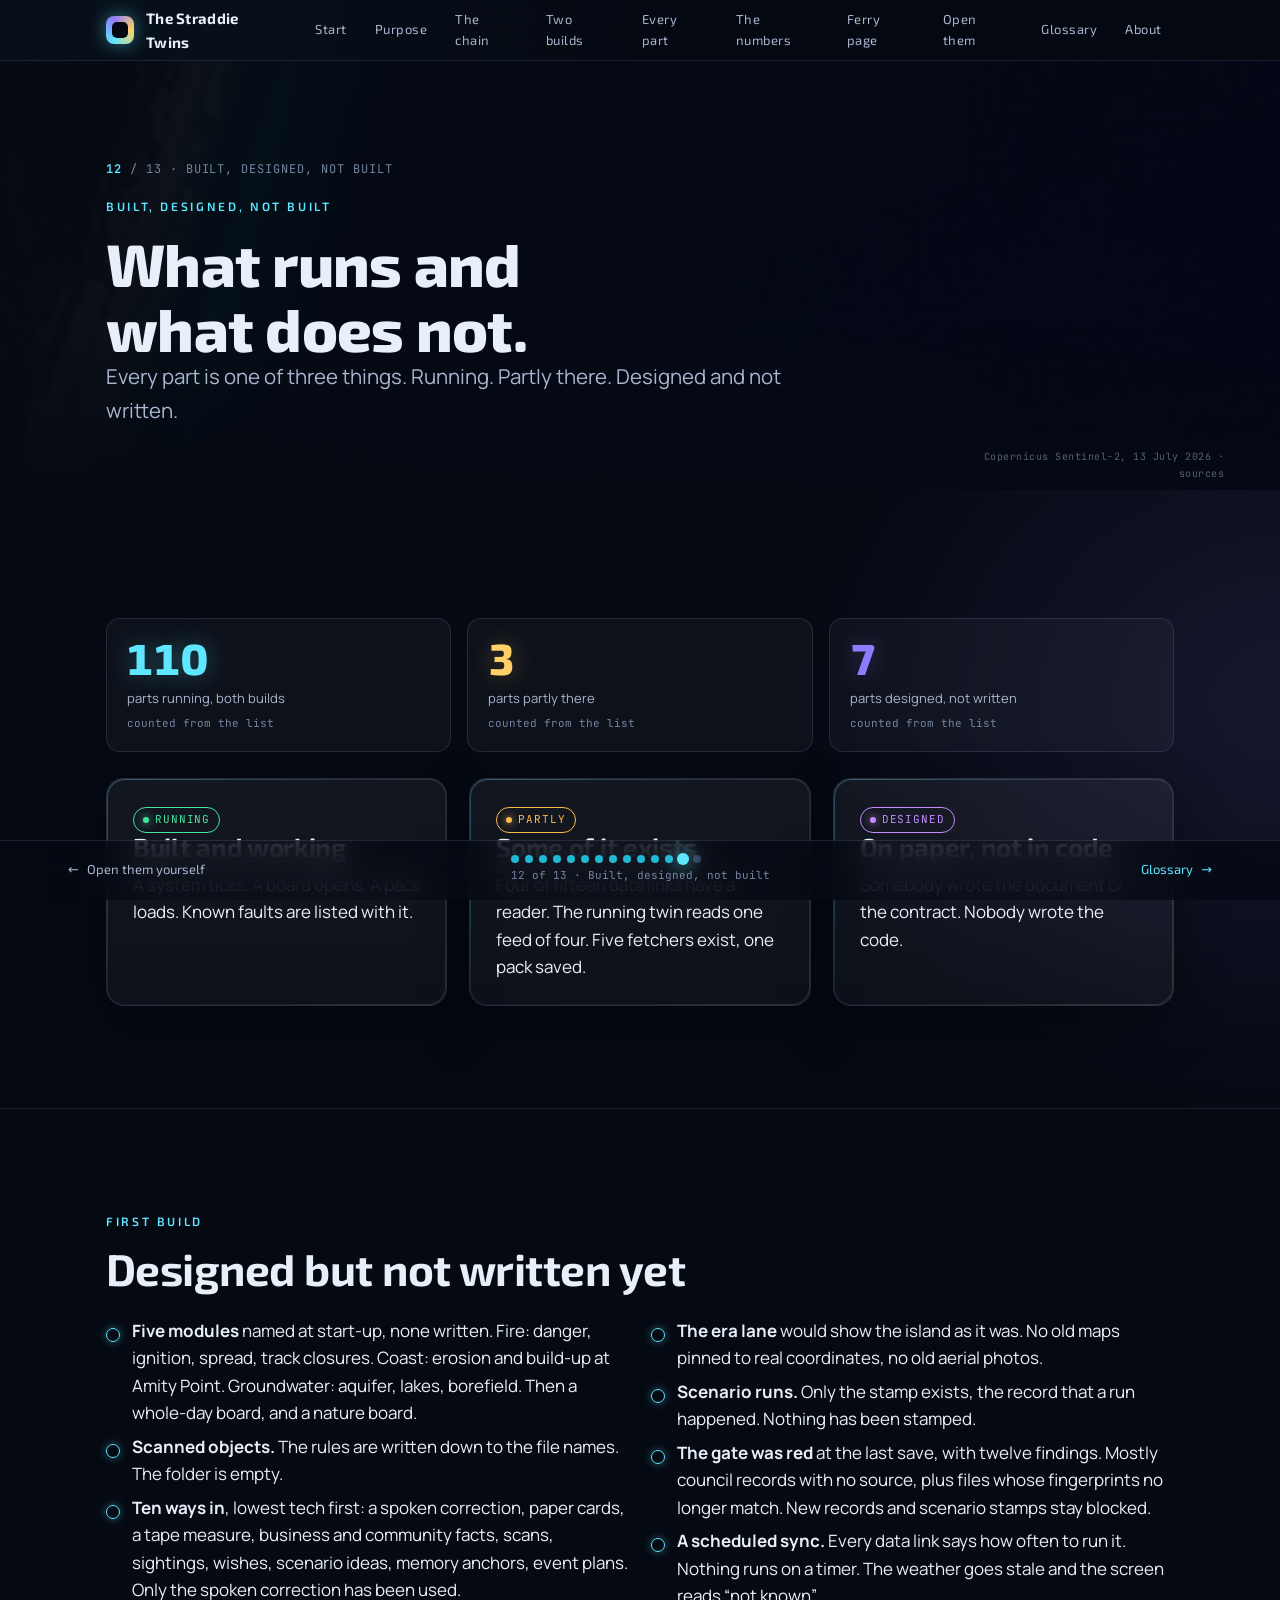
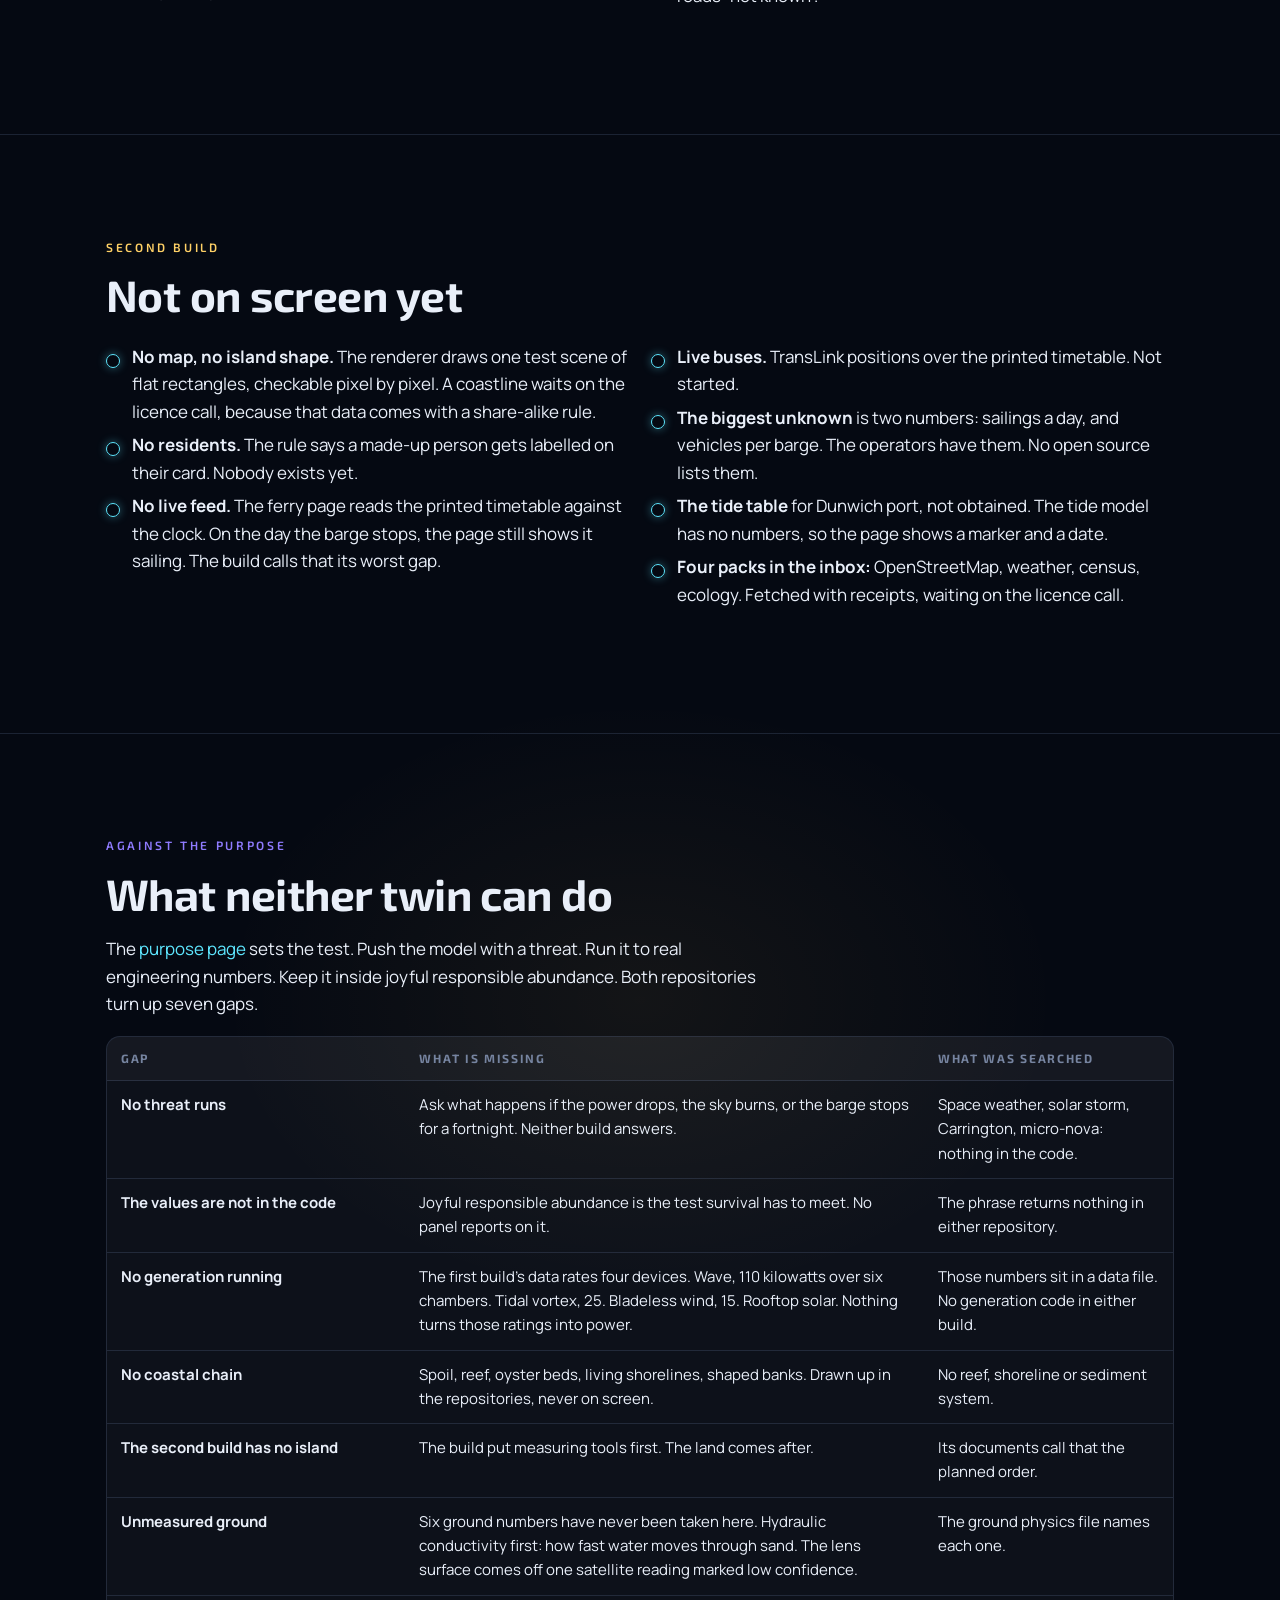
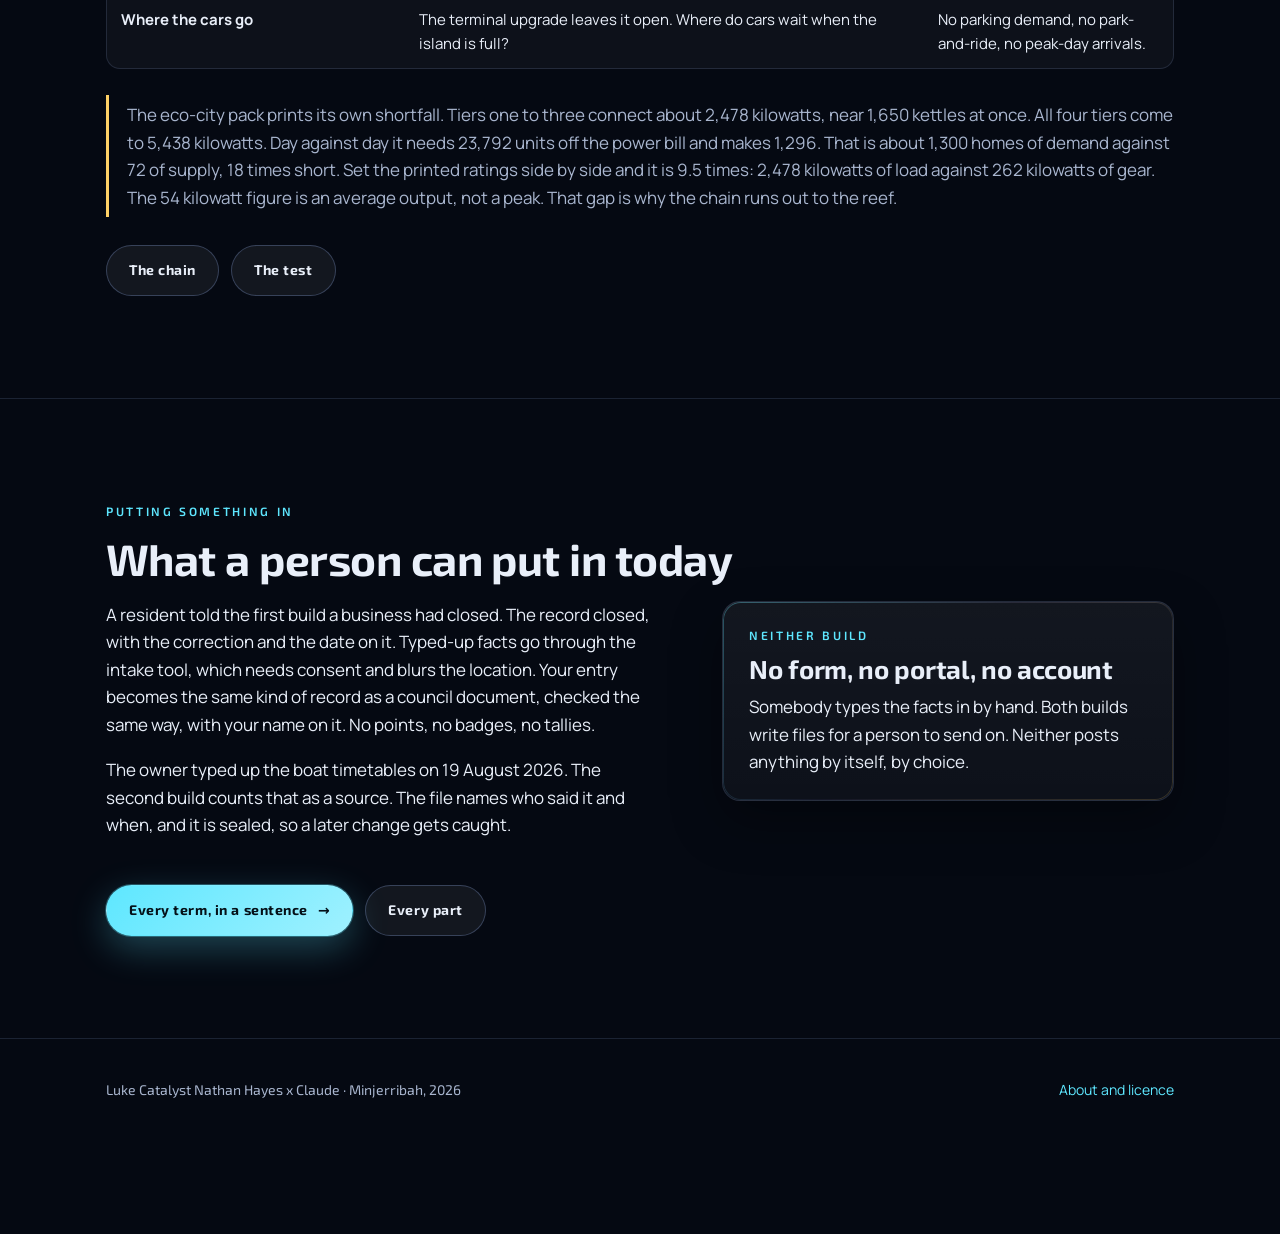
<file: next.html>
<!DOCTYPE html>
<html lang="en-AU">
<head>
<meta charset="utf-8">
<meta name="viewport" content="width=device-width, initial-scale=1">
<title>Built, designed, not built · The Straddie Twins</title>
<meta name="description" content="The plain ledger across both twins: what runs, what is partly there, what is designed and not written, and what a person can put in today.">
<meta name="color-scheme" content="dark">
<meta name="theme-color" content="#050912">
<link rel="preconnect" href="https://fonts.googleapis.com">
<link rel="preconnect" href="https://fonts.gstatic.com" crossorigin>
<link rel="stylesheet" href="https://fonts.googleapis.com/css2?family=Exo+2:wght@500;600;700;800&family=Manrope:wght@400;500;700&family=JetBrains+Mono:wght@400;600&display=swap">
<link rel="icon" href="data:image/svg+xml,%3Csvg xmlns=%27http://www.w3.org/2000/svg%27 viewBox=%270 0 32 32%27%3E%3Cdefs%3E%3ClinearGradient id=%27g%27 x1=%270%27 y1=%270%27 x2=%271%27 y2=%271%27%3E%3Cstop offset=%270%27 stop-color=%27%235ee7ff%27/%3E%3Cstop offset=%27.5%27 stop-color=%27%238f7bff%27/%3E%3Cstop offset=%271%27 stop-color=%27%23ffd166%27/%3E%3C/linearGradient%3E%3C/defs%3E%3Crect width=%2732%27 height=%2732%27 rx=%278%27 fill=%27url(%23g)%27/%3E%3Crect x=%277%27 y=%277%27 width=%2718%27 height=%2718%27 rx=%275%27 fill=%27%23050912%27/%3E%3C/svg%3E">
<link rel="stylesheet" href="assets/site.css">
</head>
<body data-page="next">
<header data-topbar></header>

<section class="page-hero">
  <div class="hero-photo" data-photo="detail-eighteen-mile.jpg" aria-hidden="true"></div>
  <div class="wrap">
    <p class="step-tag" data-step></p>
    <p class="eyebrow">Built, designed, not built</p>
    <h1>What runs and what does not.</h1>
    <p class="lede">Every part is one of three things. Running. Partly there. Designed and not written.</p>
  </div>
  <p class="credit">Copernicus Sentinel-2, 13 July 2026 &middot; <a href="about.html#sources">sources</a></p>
</section>

<section class="section">
  <div class="wrap">
    <div class="stats" data-reveal>
      <div class="stat"><div class="n" data-count-parts="*:*:running">0</div><div class="l">parts running, both builds</div><div class="src">counted from the list</div></div>
      <div class="stat"><div class="n gold" data-count-parts="*:*:partial">0</div><div class="l">parts partly there</div><div class="src">counted from the list</div></div>
      <div class="stat"><div class="n violet" data-count-parts="*:*:designed">0</div><div class="l">parts designed, not written</div><div class="src">counted from the list</div></div>
    </div>
    <div class="grid grid-3">
      <div class="card" data-reveal><span class="chip running">running</span><h3>Built and working</h3><p>A system ticks. A board opens. A pack loads. Known faults are listed with it.</p></div>
      <div class="card" data-reveal><span class="chip partial">partly</span><h3>Some of it exists</h3><p>Four of fifteen data links have a reader. The running twin reads one feed of four. Five fetchers exist, one pack saved.</p></div>
      <div class="card" data-reveal><span class="chip designed">designed</span><h3>On paper, not in code</h3><p>Somebody wrote the document or the contract. Nobody wrote the code.</p></div>
    </div>
  </div>
</section>

<section class="section">
  <div class="wrap">
    <p class="eyebrow" data-reveal>First build</p>
    <h2 data-reveal>Designed but not written yet</h2>
    <div class="grid grid-2">
      <div>
        <ul class="ticks" data-reveal>
          <li><b>Five modules</b> named at start-up, none written. Fire: danger, ignition, spread, track closures. Coast: erosion and build-up at Amity Point. Groundwater: aquifer, lakes, borefield. Then a whole-day board, and a nature board.</li>
          <li><b>Scanned objects.</b> The rules are written down to the file names. The folder is empty.</li>
          <li><b>Ten ways in</b>, lowest tech first: a spoken correction, paper cards, a tape measure, business and community facts, scans, sightings, wishes, scenario ideas, memory anchors, event plans. Only the spoken correction has been used.</li>
        </ul>
      </div>
      <div>
        <ul class="ticks" data-reveal>
          <li><b>The era lane</b> would show the island as it was. No old maps pinned to real coordinates, no old aerial photos.</li>
          <li><b>Scenario runs.</b> Only the stamp exists, the record that a run happened. Nothing has been stamped.</li>
          <li><b>The gate was red</b> at the last save, with twelve findings. Mostly council records with no source, plus files whose fingerprints no longer match. New records and scenario stamps stay blocked.</li>
          <li><b>A scheduled sync.</b> Every data link says how often to run it. Nothing runs on a timer. The weather goes stale and the screen reads &ldquo;not known&rdquo;.</li>
        </ul>
      </div>
    </div>
  </div>
</section>

<section class="section">
  <div class="wrap">
    <p class="eyebrow gold" data-reveal>Second build</p>
    <h2 data-reveal>Not on screen yet</h2>
    <div class="grid grid-2">
      <div>
        <ul class="ticks" data-reveal>
          <li><b>No map, no island shape.</b> The renderer draws one test scene of flat rectangles, checkable pixel by pixel. A coastline waits on the licence call, because that data comes with a share-alike rule.</li>
          <li><b>No residents.</b> The rule says a made-up person gets labelled on their card. Nobody exists yet.</li>
          <li><b>No live feed.</b> The ferry page reads the printed timetable against the clock. On the day the barge stops, the page still shows it sailing. The build calls that its worst gap.</li>
        </ul>
      </div>
      <div>
        <ul class="ticks" data-reveal>
          <li><b>Live buses.</b> TransLink positions over the printed timetable. Not started.</li>
          <li><b>The biggest unknown</b> is two numbers: sailings a day, and vehicles per barge. The operators have them. No open source lists them.</li>
          <li><b>The tide table</b> for Dunwich port, not obtained. The tide model has no numbers, so the page shows a marker and a date.</li>
          <li><b>Four packs in the inbox:</b> OpenStreetMap, weather, census, ecology. Fetched with receipts, waiting on the licence call.</li>
        </ul>
      </div>
    </div>
  </div>
</section>

<section class="section">
  <div class="wrap">
    <p class="eyebrow violet" data-reveal>Against the purpose</p>
    <h2 data-reveal>What neither twin can do</h2>
    <p data-reveal>The <a href="purpose.html">purpose page</a> sets the test. Push the model with a threat. Run it to real engineering numbers. Keep it inside joyful responsible abundance. Both repositories turn up seven gaps.</p>
    <div class="table-wrap" data-reveal>
      <table>
        <thead><tr><th scope="col">Gap</th><th scope="col">What is missing</th><th scope="col">What was searched</th></tr></thead>
        <tbody>
          <tr><td class="k"><b>No threat runs</b></td><td>Ask what happens if the power drops, the sky burns, or the barge stops for a fortnight. Neither build answers.</td><td>Space weather, solar storm, Carrington, micro-nova: nothing in the code.</td></tr>
          <tr><td class="k"><b>The values are not in the code</b></td><td>Joyful responsible abundance is the test survival has to meet. No panel reports on it.</td><td>The phrase returns nothing in either repository.</td></tr>
          <tr><td class="k"><b>No generation running</b></td><td>The first build's data rates four devices. Wave, 110 kilowatts over six chambers. Tidal vortex, 25. Bladeless wind, 15. Rooftop solar. Nothing turns those ratings into power.</td><td>Those numbers sit in a data file. No generation code in either build.</td></tr>
          <tr><td class="k"><b>No coastal chain</b></td><td>Spoil, reef, oyster beds, living shorelines, shaped banks. Drawn up in the repositories, never on screen.</td><td>No reef, shoreline or sediment system.</td></tr>
          <tr><td class="k"><b>The second build has no island</b></td><td>The build put measuring tools first. The land comes after.</td><td>Its documents call that the planned order.</td></tr>
          <tr><td class="k"><b>Unmeasured ground</b></td><td>Six ground numbers have never been taken here. Hydraulic conductivity first: how fast water moves through sand. The lens surface comes off one satellite reading marked low confidence.</td><td>The ground physics file names each one.</td></tr>
          <tr><td class="k"><b>Where the cars go</b></td><td>The terminal upgrade leaves it open. Where do cars wait when the island is full?</td><td>No parking demand, no park-and-ride, no peak-day arrivals.</td></tr>
        </tbody>
      </table>
    </div>
    <div class="callout" data-reveal>The eco-city pack prints its own shortfall. Tiers one to three connect about 2,478 kilowatts, near 1,650 kettles at once. All four tiers come to 5,438 kilowatts. Day against day it needs 23,792 units off the power bill and makes 1,296. That is about 1,300 homes of demand against 72 of supply, 18 times short. Set the printed ratings side by side and it is 9.5 times: 2,478 kilowatts of load against 262 kilowatts of gear. The 54 kilowatt figure is an average output, not a peak. That gap is why the chain runs out to the reef.</div>
    <div class="hero-actions" data-reveal>
      <a class="btn" href="chain.html">The chain</a>
      <a class="btn" href="purpose.html">The test</a>
    </div>
  </div>
</section>

<section class="section">
  <div class="wrap">
    <p class="eyebrow" data-reveal>Putting something in</p>
    <h2 data-reveal>What a person can put in today</h2>
    <div class="split">
      <div>
        <p data-reveal>A resident told the first build a business had closed. The record closed, with the correction and the date on it. Typed-up facts go through the intake tool, which needs consent and blurs the location. Your entry becomes the same kind of record as a council document, checked the same way, with your name on it. No points, no badges, no tallies.</p>
        <p data-reveal>The owner typed up the boat timetables on 19 August 2026. The second build counts that as a source. The file names who said it and when, and it is sealed, so a later change gets caught.</p>
      </div>
      <div>
        <div class="card" data-reveal>
          <p class="eyebrow">Neither build</p>
          <h3>No form, no portal, no account</h3>
          <p>Somebody types the facts in by hand. Both builds write files for a person to send on. Neither posts anything by itself, by choice.</p>
        </div>
      </div>
    </div>
    <div class="hero-actions" data-reveal>
      <a class="btn primary" href="glossary.html">Every term, in a sentence <span class="arrow" aria-hidden="true">&rarr;</span></a>
      <a class="btn" href="systems.html">Every part</a>
    </div>
  </div>
</section>

<footer class="site"><div class="wrap"><span class="sig">Luke Catalyst Nathan Hayes x Claude · Minjerribah, 2026</span><span><a href="about.html">About and licence</a></span></div></footer>
<nav data-rail aria-label="The walk"></nav>
<script src="assets/components.js"></script>
<script src="assets/site.js"></script>
</body>
</html>
</file>
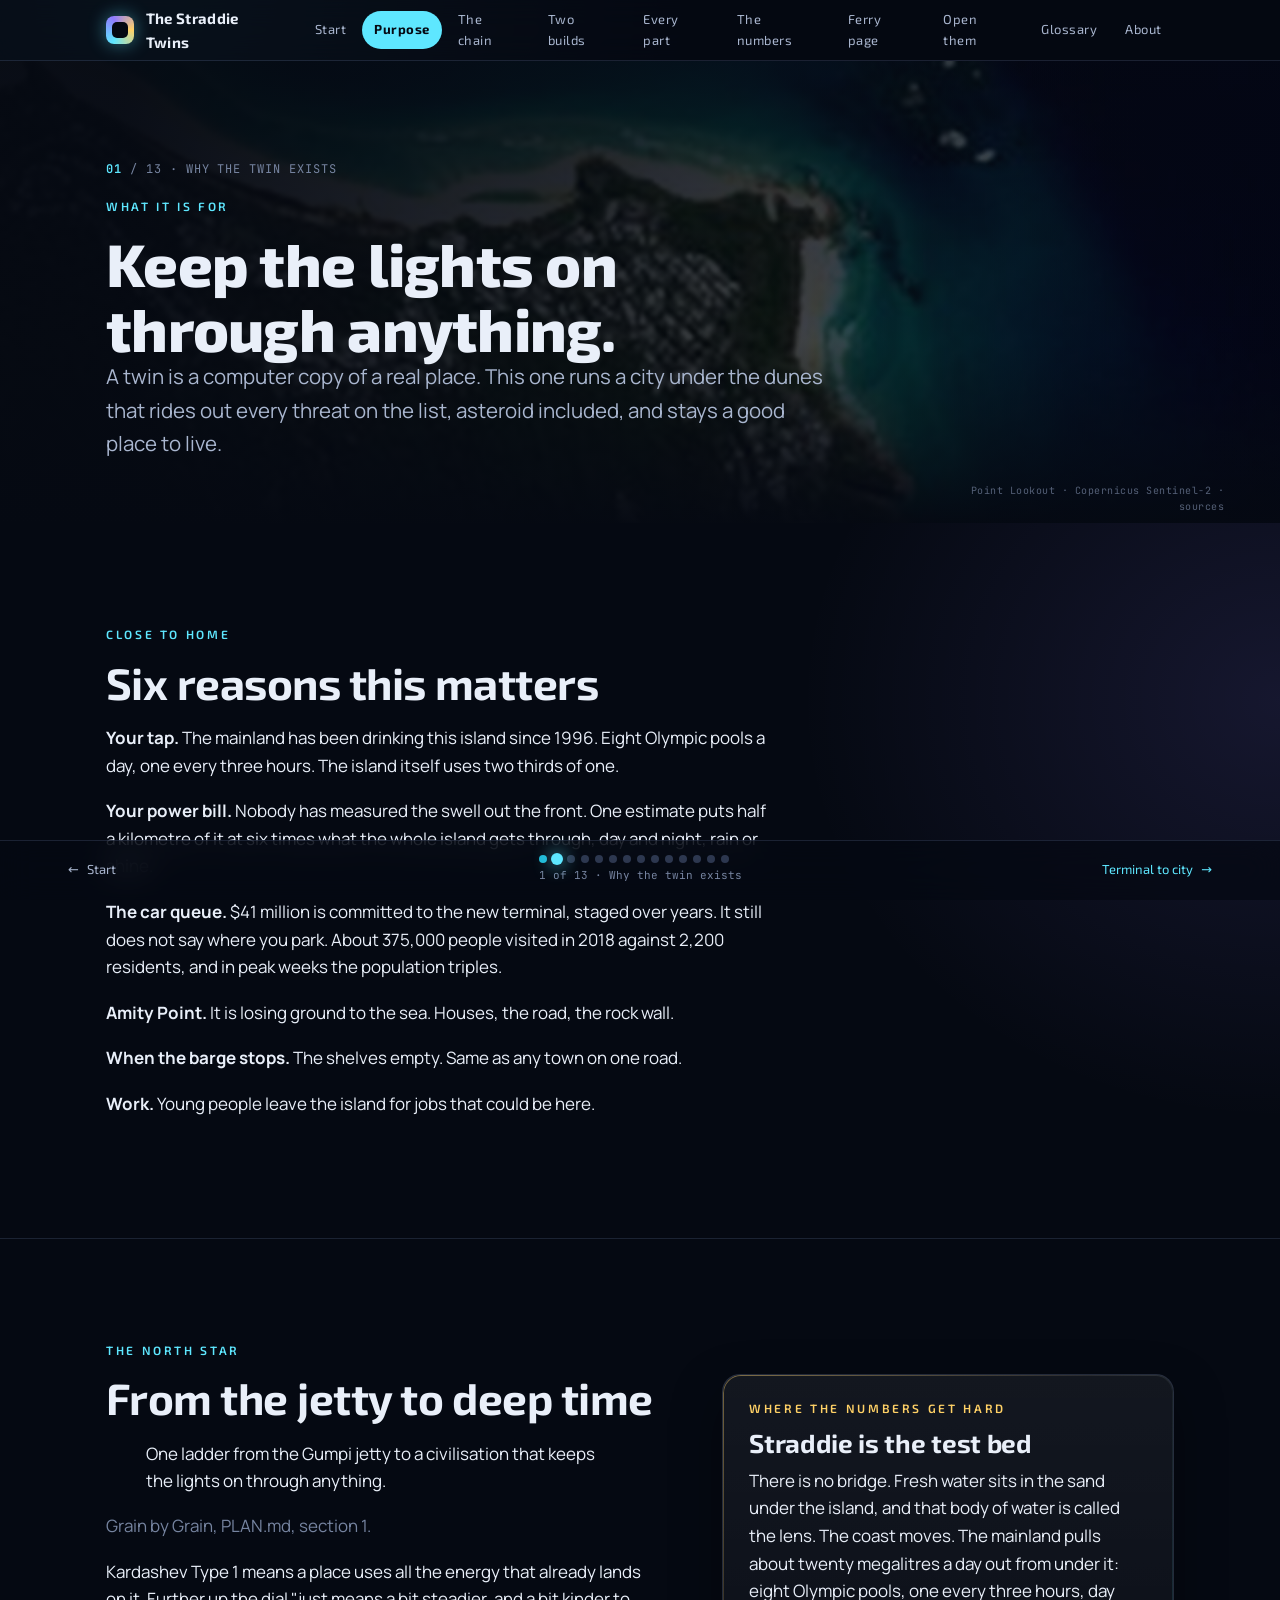
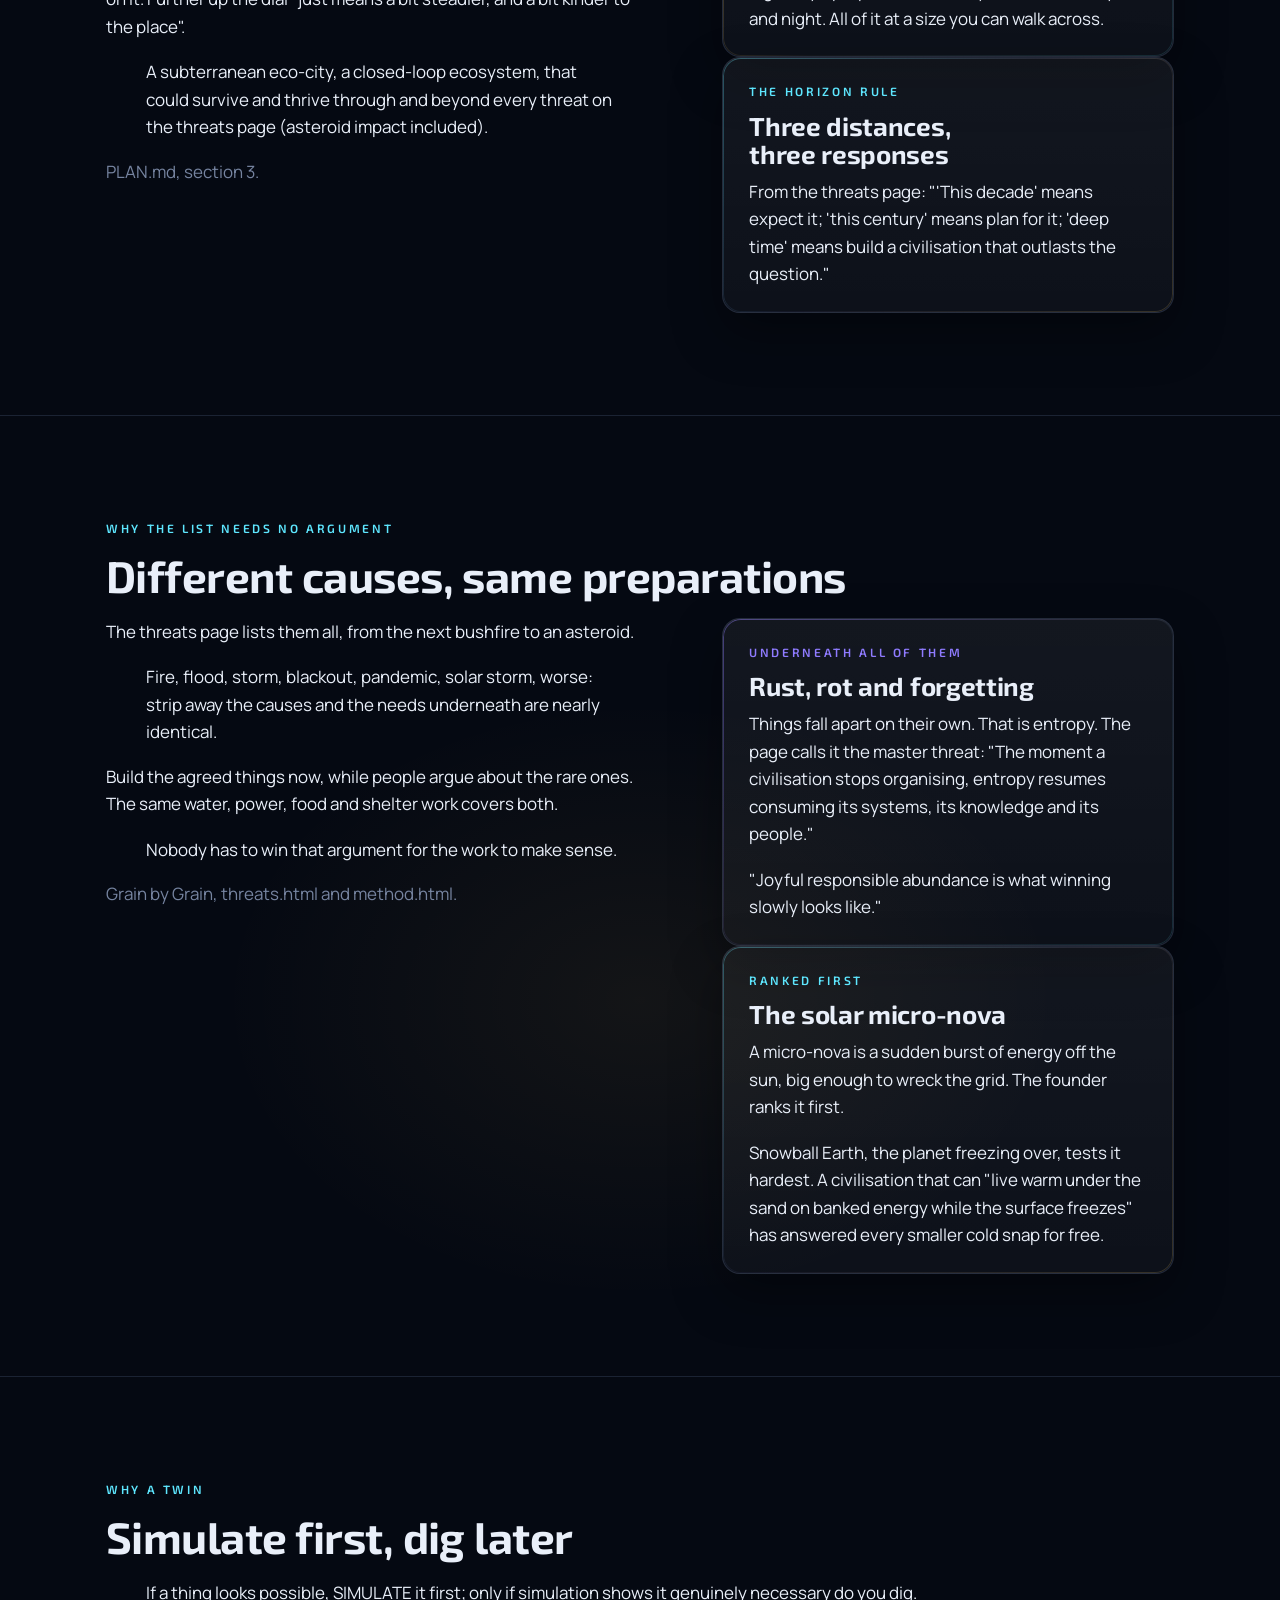
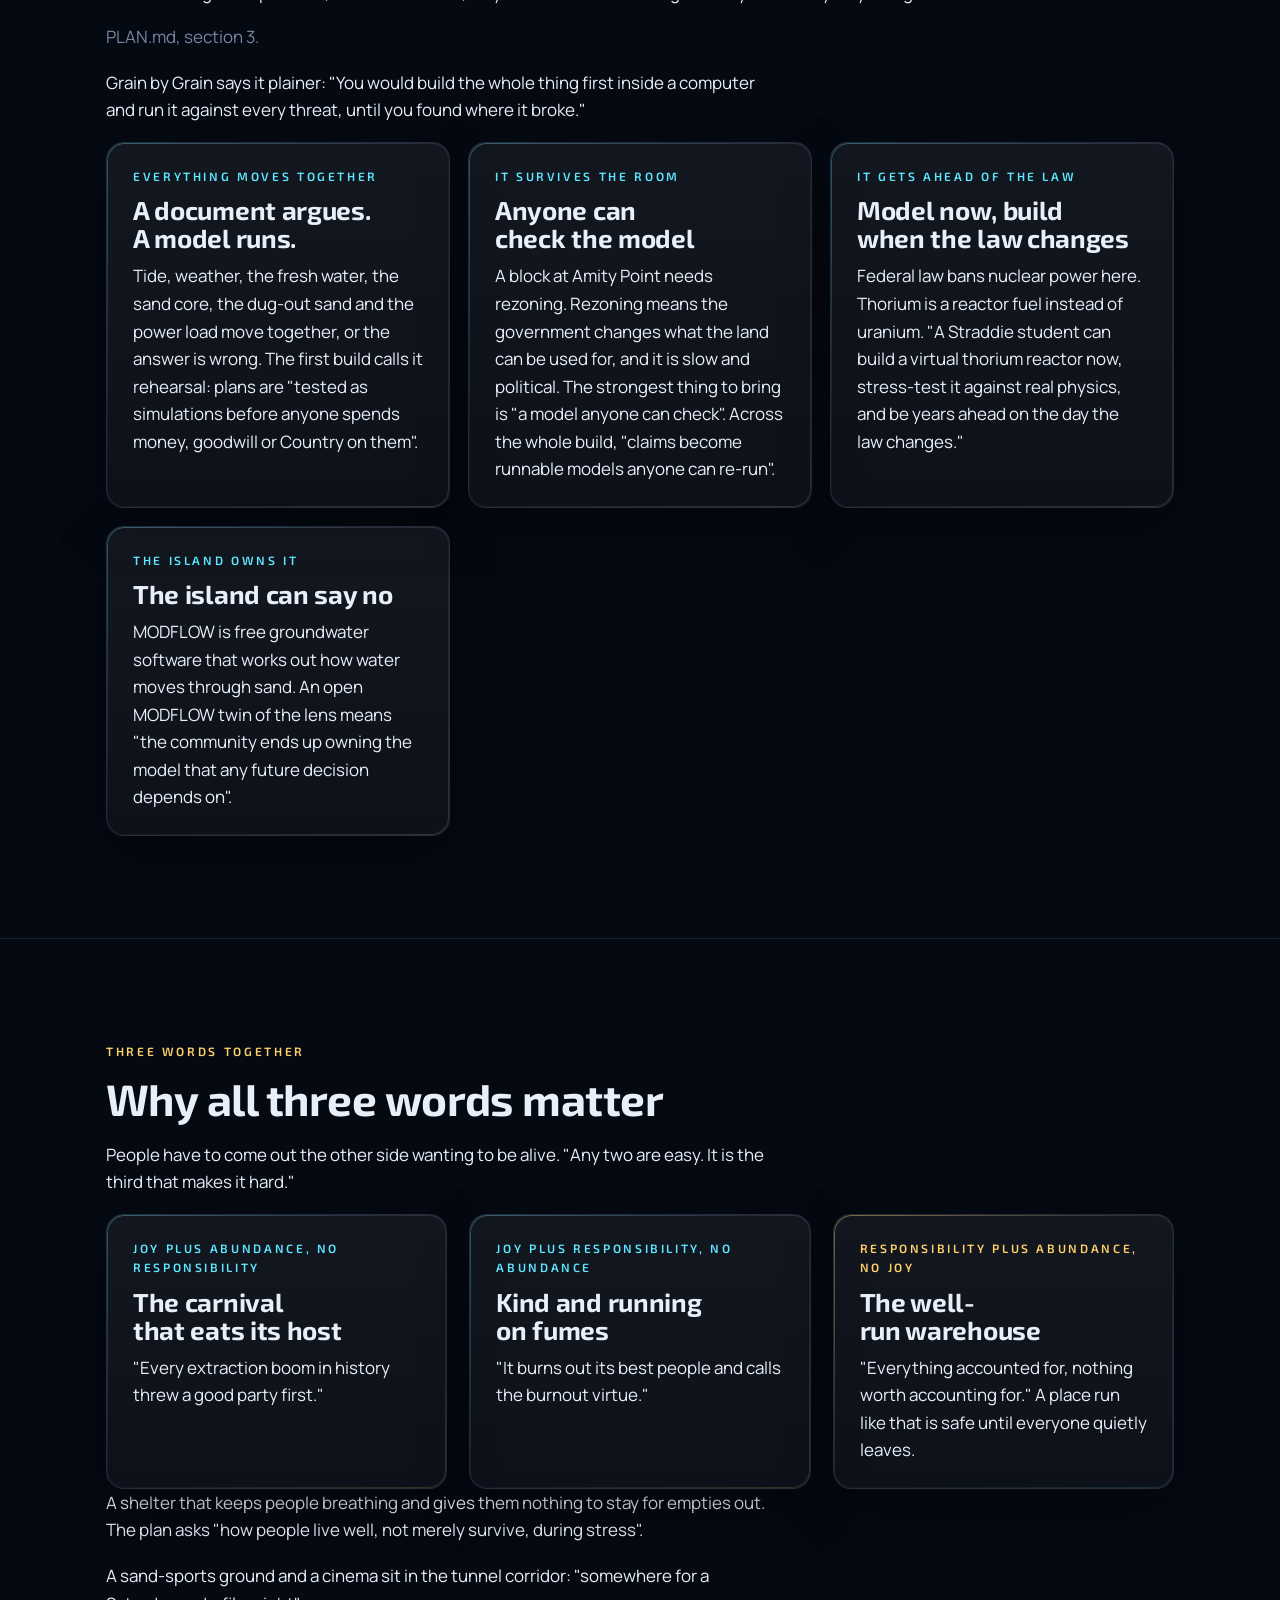
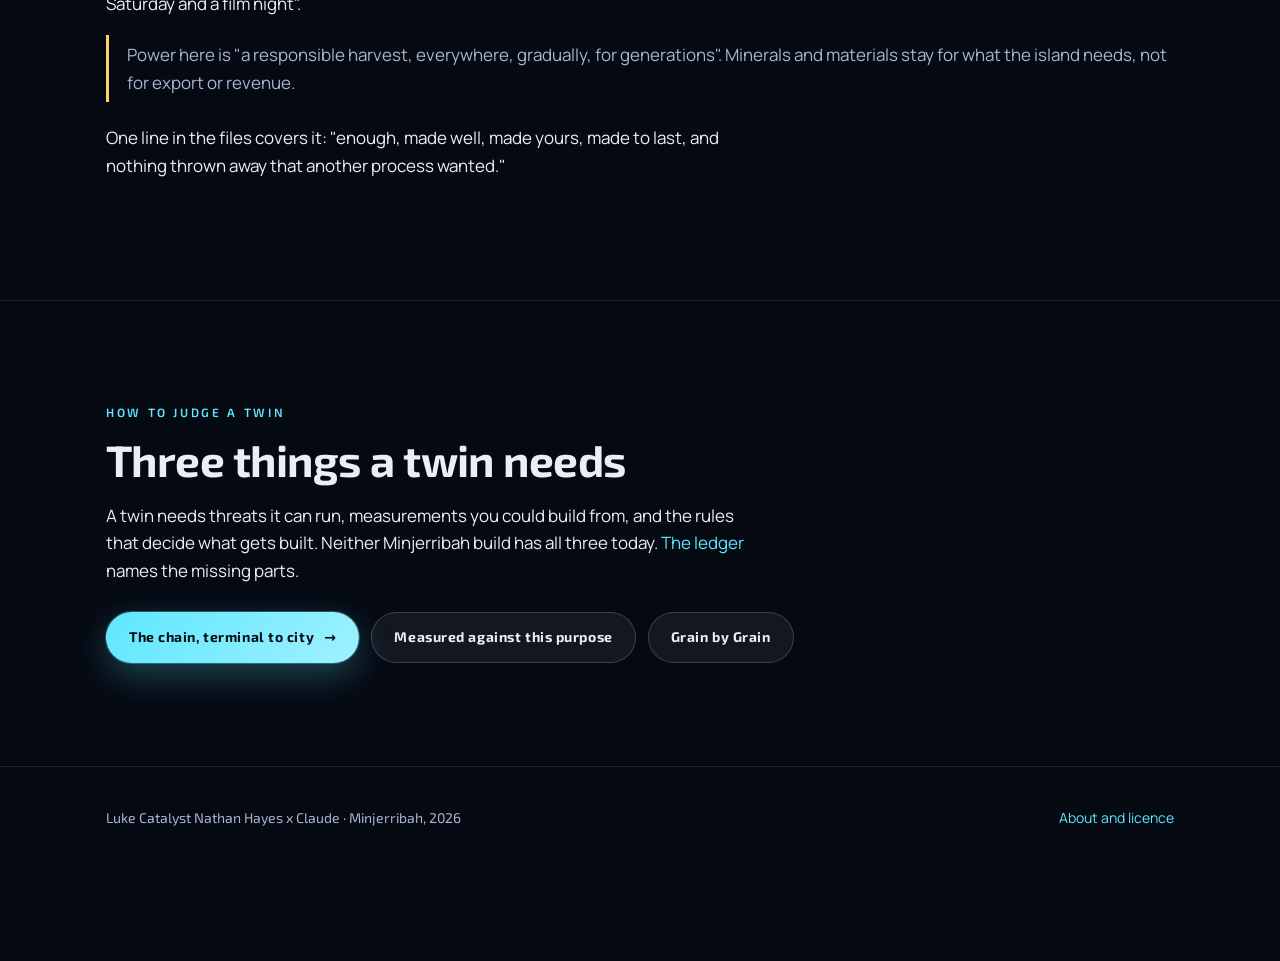
<file: purpose.html>
<!DOCTYPE html>
<html lang="en-AU">
<head>
<meta charset="utf-8">
<meta name="viewport" content="width=device-width, initial-scale=1">
<title>What it is for · The Straddie Twins</title>
<meta name="description" content="Why the island twin exists. Keep the water, power, food and shelter running through anything, from the next bushfire to an asteroid, and keep the place worth living on. One ladder from the Gumpi jetty upward.">
<meta name="color-scheme" content="dark">
<meta name="theme-color" content="#050912">
<link rel="preconnect" href="https://fonts.googleapis.com">
<link rel="preconnect" href="https://fonts.gstatic.com" crossorigin>
<link rel="stylesheet" href="https://fonts.googleapis.com/css2?family=Exo+2:wght@500;600;700;800&family=Manrope:wght@400;500;700&family=JetBrains+Mono:wght@400;600&display=swap">
<link rel="icon" href="data:image/svg+xml,%3Csvg xmlns=%27http://www.w3.org/2000/svg%27 viewBox=%270 0 32 32%27%3E%3Cdefs%3E%3ClinearGradient id=%27g%27 x1=%270%27 y1=%270%27 x2=%271%27 y2=%271%27%3E%3Cstop offset=%270%27 stop-color=%27%235ee7ff%27/%3E%3Cstop offset=%27.5%27 stop-color=%27%238f7bff%27/%3E%3Cstop offset=%271%27 stop-color=%27%23ffd166%27/%3E%3C/linearGradient%3E%3C/defs%3E%3Crect width=%2732%27 height=%2732%27 rx=%278%27 fill=%27url(%23g)%27/%3E%3Crect x=%277%27 y=%277%27 width=%2718%27 height=%2718%27 rx=%275%27 fill=%27%23050912%27/%3E%3C/svg%3E">
<link rel="stylesheet" href="assets/site.css">
</head>
<body data-page="purpose">
<header data-topbar></header>

<section class="page-hero">
  <div class="hero-photo" data-photo="detail-point-lookout.jpg" aria-hidden="true"></div>
  <div class="wrap">
    <p class="step-tag" data-step></p>
    <p class="eyebrow">What it is for</p>
    <h1>Keep the lights on through anything.</h1>
    <p class="lede">A twin is a computer copy of a real place. This one runs a city under the dunes that rides out every threat on the list, asteroid included, and stays a good place to live.</p>
  </div>
  <p class="credit">Point Lookout &middot; Copernicus Sentinel-2 &middot; <a href="about.html#sources">sources</a></p>
</section>

<section class="section">
  <div class="wrap">
    <p class="eyebrow" data-reveal>Close to home</p>
    <h2 data-reveal>Six reasons this matters</h2>
    <p data-reveal><b>Your tap.</b> The mainland has been drinking this island since 1996. Eight Olympic pools a day, one every three hours. The island itself uses two thirds of one.</p>
    <p data-reveal><b>Your power bill.</b> Nobody has measured the swell out the front. One estimate puts half a kilometre of it at six times what the whole island gets through, day and night, rain or shine.</p>
    <p data-reveal><b>The car queue.</b> $41 million is committed to the new terminal, staged over years. It still does not say where you park. About 375,000 people visited in 2018 against 2,200 residents, and in peak weeks the population triples.</p>
    <p data-reveal><b>Amity Point.</b> It is losing ground to the sea. Houses, the road, the rock wall.</p>
    <p data-reveal><b>When the barge stops.</b> The shelves empty. Same as any town on one road.</p>
    <p data-reveal><b>Work.</b> Young people leave the island for jobs that could be here.</p>
  </div>
</section>

<section class="section">
  <div class="wrap">
    <p class="eyebrow" data-reveal>The north star</p>
    <div class="split">
      <div>
        <h2 data-reveal>From the jetty to deep time</h2>
        <blockquote data-reveal>One ladder from the Gumpi jetty to a civilisation that keeps the lights on through anything.</blockquote>
        <p class="faint" data-reveal>Grain by Grain, PLAN.md, section 1.</p>
        <p data-reveal>Kardashev Type 1 means a place uses all the energy that already lands on it. Further up the dial "just means a bit steadier, and a bit kinder to the place".</p>
        <blockquote data-reveal>A subterranean eco-city, a closed-loop ecosystem, that could survive and thrive through and beyond every threat on the threats page (asteroid impact included).</blockquote>
        <p class="faint" data-reveal>PLAN.md, section 3.</p>
      </div>
      <div>
        <div class="card gold" data-reveal>
          <p class="eyebrow gold">Where the numbers get hard</p>
          <h3>Straddie is the test bed</h3>
          <p>There is no bridge. Fresh water sits in the sand under the island, and that body of water is called the lens. The coast moves. The mainland pulls about twenty megalitres a day out from under it: eight Olympic pools, one every three hours, day and night. All of it at a size you can walk across.</p>
        </div>
        <div class="card" data-reveal>
          <p class="eyebrow">The horizon rule</p>
          <h3>Three distances, three responses</h3>
          <p>From the threats page: "'This decade' means expect it; 'this century' means plan for it; 'deep time' means build a civilisation that outlasts the question."</p>
        </div>
      </div>
    </div>
  </div>
</section>

<section class="section">
  <div class="wrap">
    <p class="eyebrow" data-reveal>Why the list needs no argument</p>
    <h2 data-reveal>Different causes, same preparations</h2>
    <div class="split">
      <div>
        <p data-reveal>The threats page lists them all, from the next bushfire to an asteroid.</p>
        <blockquote data-reveal>Fire, flood, storm, blackout, pandemic, solar storm, worse: strip away the causes and the needs underneath are nearly identical.</blockquote>
        <p data-reveal>Build the agreed things now, while people argue about the rare ones. The same water, power, food and shelter work covers both.</p>
        <blockquote data-reveal>Nobody has to win that argument for the work to make sense.</blockquote>
        <p class="faint" data-reveal>Grain by Grain, threats.html and method.html.</p>
      </div>
      <div>
        <div class="card violet" data-reveal>
          <p class="eyebrow violet">Underneath all of them</p>
          <h3>Rust, rot and forgetting</h3>
          <p>Things fall apart on their own. That is entropy. The page calls it the master threat: "The moment a civilisation stops organising, entropy resumes consuming its systems, its knowledge and its people."</p>
          <p>"Joyful responsible abundance is what winning slowly looks like."</p>
        </div>
        <div class="card" data-reveal>
          <p class="eyebrow">Ranked first</p>
          <h3>The solar micro-nova</h3>
          <p>A micro-nova is a sudden burst of energy off the sun, big enough to wreck the grid. The founder ranks it first.</p>
          <p>Snowball Earth, the planet freezing over, tests it hardest. A civilisation that can "live warm under the sand on banked energy while the surface freezes" has answered every smaller cold snap for free.</p>
        </div>
      </div>
    </div>
  </div>
</section>

<section class="section">
  <div class="wrap">
    <p class="eyebrow" data-reveal>Why a twin</p>
    <h2 data-reveal>Simulate first, dig later</h2>
    <blockquote data-reveal>If a thing looks possible, SIMULATE it first; only if simulation shows it genuinely necessary do you dig.</blockquote>
    <p class="faint" data-reveal>PLAN.md, section 3.</p>
    <p data-reveal>Grain by Grain says it plainer: "You would build the whole thing first inside a computer and run it against every threat, until you found where it broke."</p>
    <div class="cards">
      <div class="card" data-reveal>
        <p class="eyebrow">Everything moves together</p>
        <h3>A document argues. A model runs.</h3>
        <p>Tide, weather, the fresh water, the sand core, the dug-out sand and the power load move together, or the answer is wrong. The first build calls it rehearsal: plans are "tested as simulations before anyone spends money, goodwill or Country on them".</p>
      </div>
      <div class="card" data-reveal>
        <p class="eyebrow">It survives the room</p>
        <h3>Anyone can check the model</h3>
        <p>A block at Amity Point needs rezoning. Rezoning means the government changes what the land can be used for, and it is slow and political. The strongest thing to bring is "a model anyone can check". Across the whole build, "claims become runnable models anyone can re-run".</p>
      </div>
      <div class="card" data-reveal>
        <p class="eyebrow">It gets ahead of the law</p>
        <h3>Model now, build when the law changes</h3>
        <p>Federal law bans nuclear power here. Thorium is a reactor fuel instead of uranium. "A Straddie student can build a virtual thorium reactor now, stress-test it against real physics, and be years ahead on the day the law changes."</p>
      </div>
      <div class="card" data-reveal>
        <p class="eyebrow">The island owns it</p>
        <h3>The island can say no</h3>
        <p>MODFLOW is free groundwater software that works out how water moves through sand. An open MODFLOW twin of the lens means "the community ends up owning the model that any future decision depends on".</p>
      </div>
    </div>
  </div>
</section>

<section class="section">
  <div class="wrap">
    <p class="eyebrow gold" data-reveal>Three words together</p>
    <h2 data-reveal>Why all three words matter</h2>
    <p data-reveal>People have to come out the other side wanting to be alive. "Any two are easy. It is the third that makes it hard."</p>
    <div class="grid grid-3">
      <div class="card" data-reveal><p class="eyebrow">Joy plus abundance, no responsibility</p><h3>The carnival that eats its host</h3><p>"Every extraction boom in history threw a good party first."</p></div>
      <div class="card" data-reveal><p class="eyebrow">Joy plus responsibility, no abundance</p><h3>Kind and running on fumes</h3><p>"It burns out its best people and calls the burnout virtue."</p></div>
      <div class="card gold" data-reveal><p class="eyebrow gold">Responsibility plus abundance, no joy</p><h3>The well-run warehouse</h3><p>"Everything accounted for, nothing worth accounting for." A place run like that is safe until everyone quietly leaves.</p></div>
    </div>
    <p data-reveal>A shelter that keeps people breathing and gives them nothing to stay for empties out. The plan asks "how people live well, not merely survive, during stress".</p>
    <p data-reveal>A sand-sports ground and a cinema sit in the tunnel corridor: "somewhere for a Saturday and a film night".</p>
    <div class="callout" data-reveal>Power here is "a responsible harvest, everywhere, gradually, for generations". Minerals and materials stay for what the island needs, not for export or revenue.</div>
    <p data-reveal>One line in the files covers it: "enough, made well, made yours, made to last, and nothing thrown away that another process wanted."</p>
  </div>
</section>

<section class="section">
  <div class="wrap">
    <p class="eyebrow" data-reveal>How to judge a twin</p>
    <h2 data-reveal>Three things a twin needs</h2>
    <p data-reveal>A twin needs threats it can run, measurements you could build from, and the rules that decide what gets built. Neither Minjerribah build has all three today. <a href="next.html">The ledger</a> names the missing parts.</p>
    <div class="hero-actions" data-reveal>
      <a class="btn primary" href="chain.html">The chain, terminal to city <span class="arrow" aria-hidden="true">&rarr;</span></a>
      <a class="btn" href="next.html">Measured against this purpose</a>
      <a class="btn" href="https://auraofintelligence.github.io/grain-by-grain/">Grain by Grain</a>
    </div>
  </div>
</section>

<footer class="site"><div class="wrap"><span class="sig">Luke Catalyst Nathan Hayes x Claude &middot; Minjerribah, 2026</span><span><a href="about.html">About and licence</a></span></div></footer>
<nav data-rail aria-label="The walk"></nav>
<script src="assets/components.js"></script>
<script src="assets/site.js"></script>
</body>
</html>
</file>
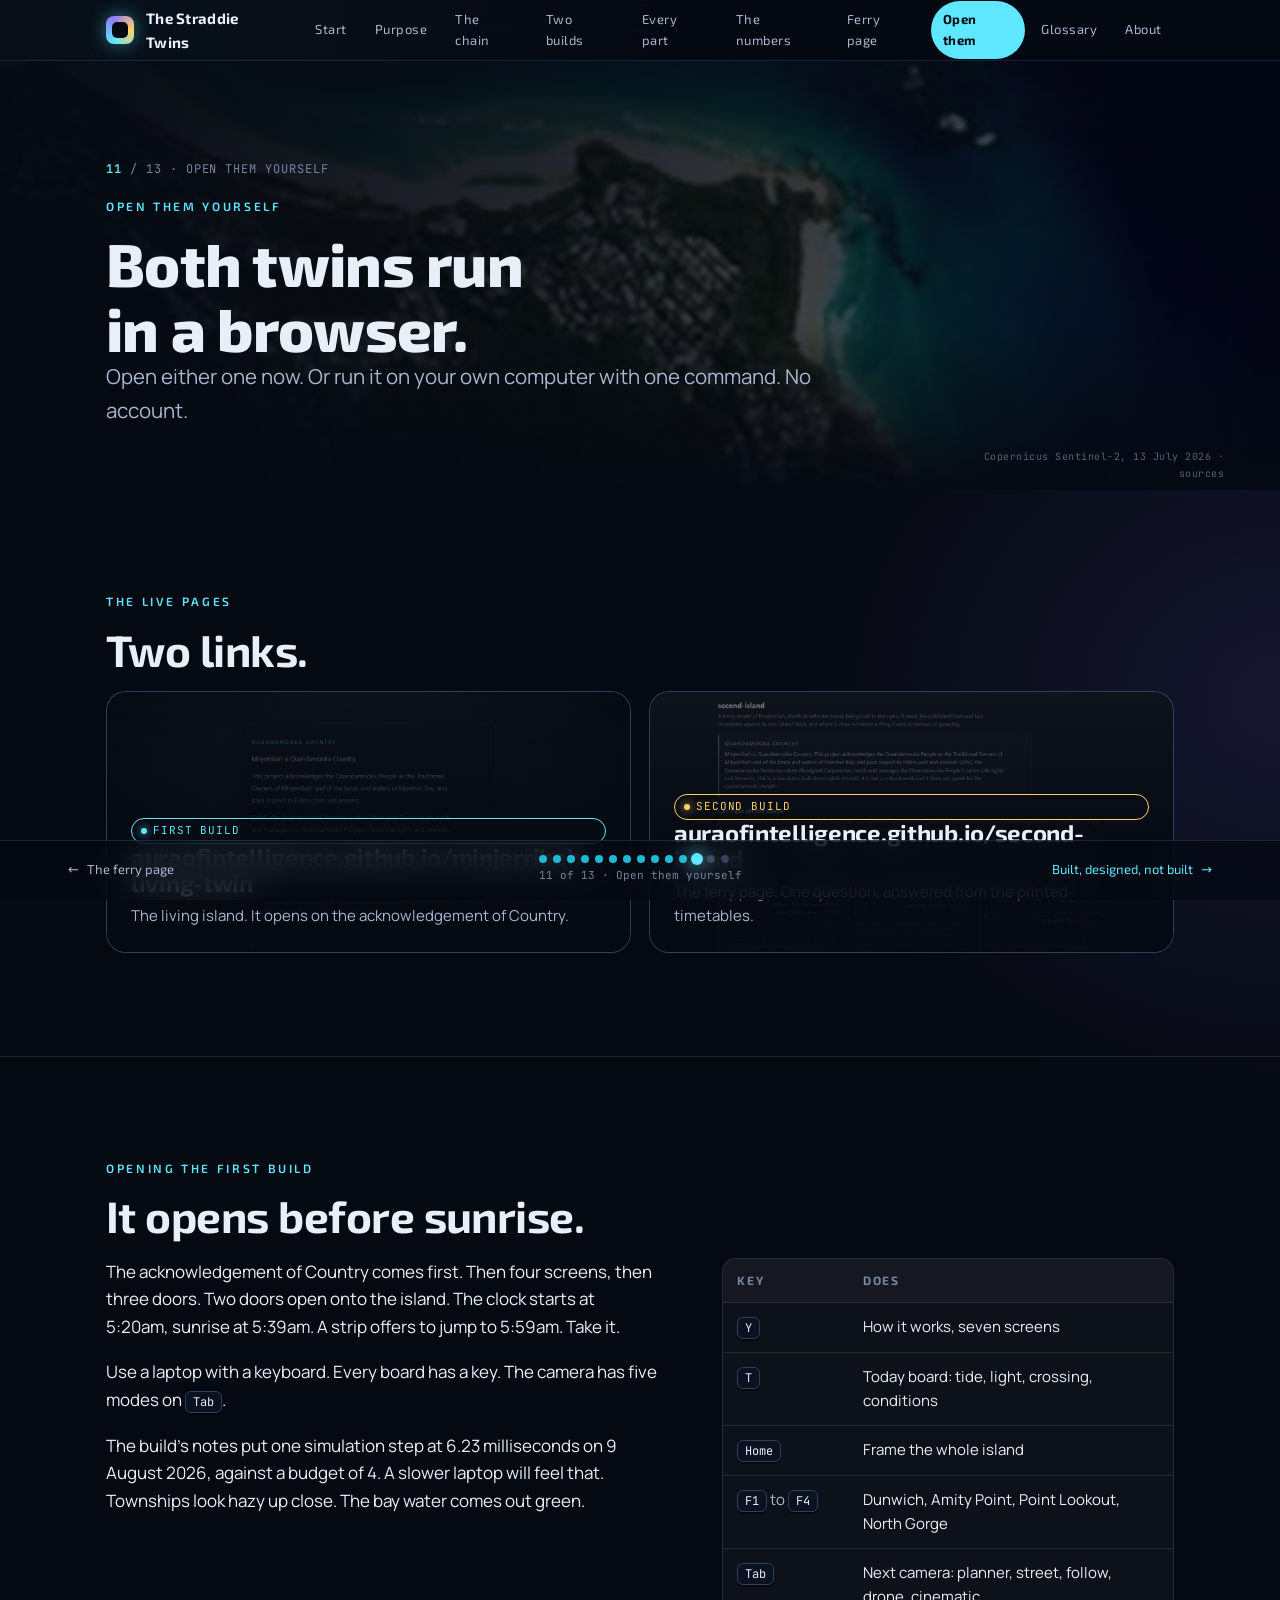
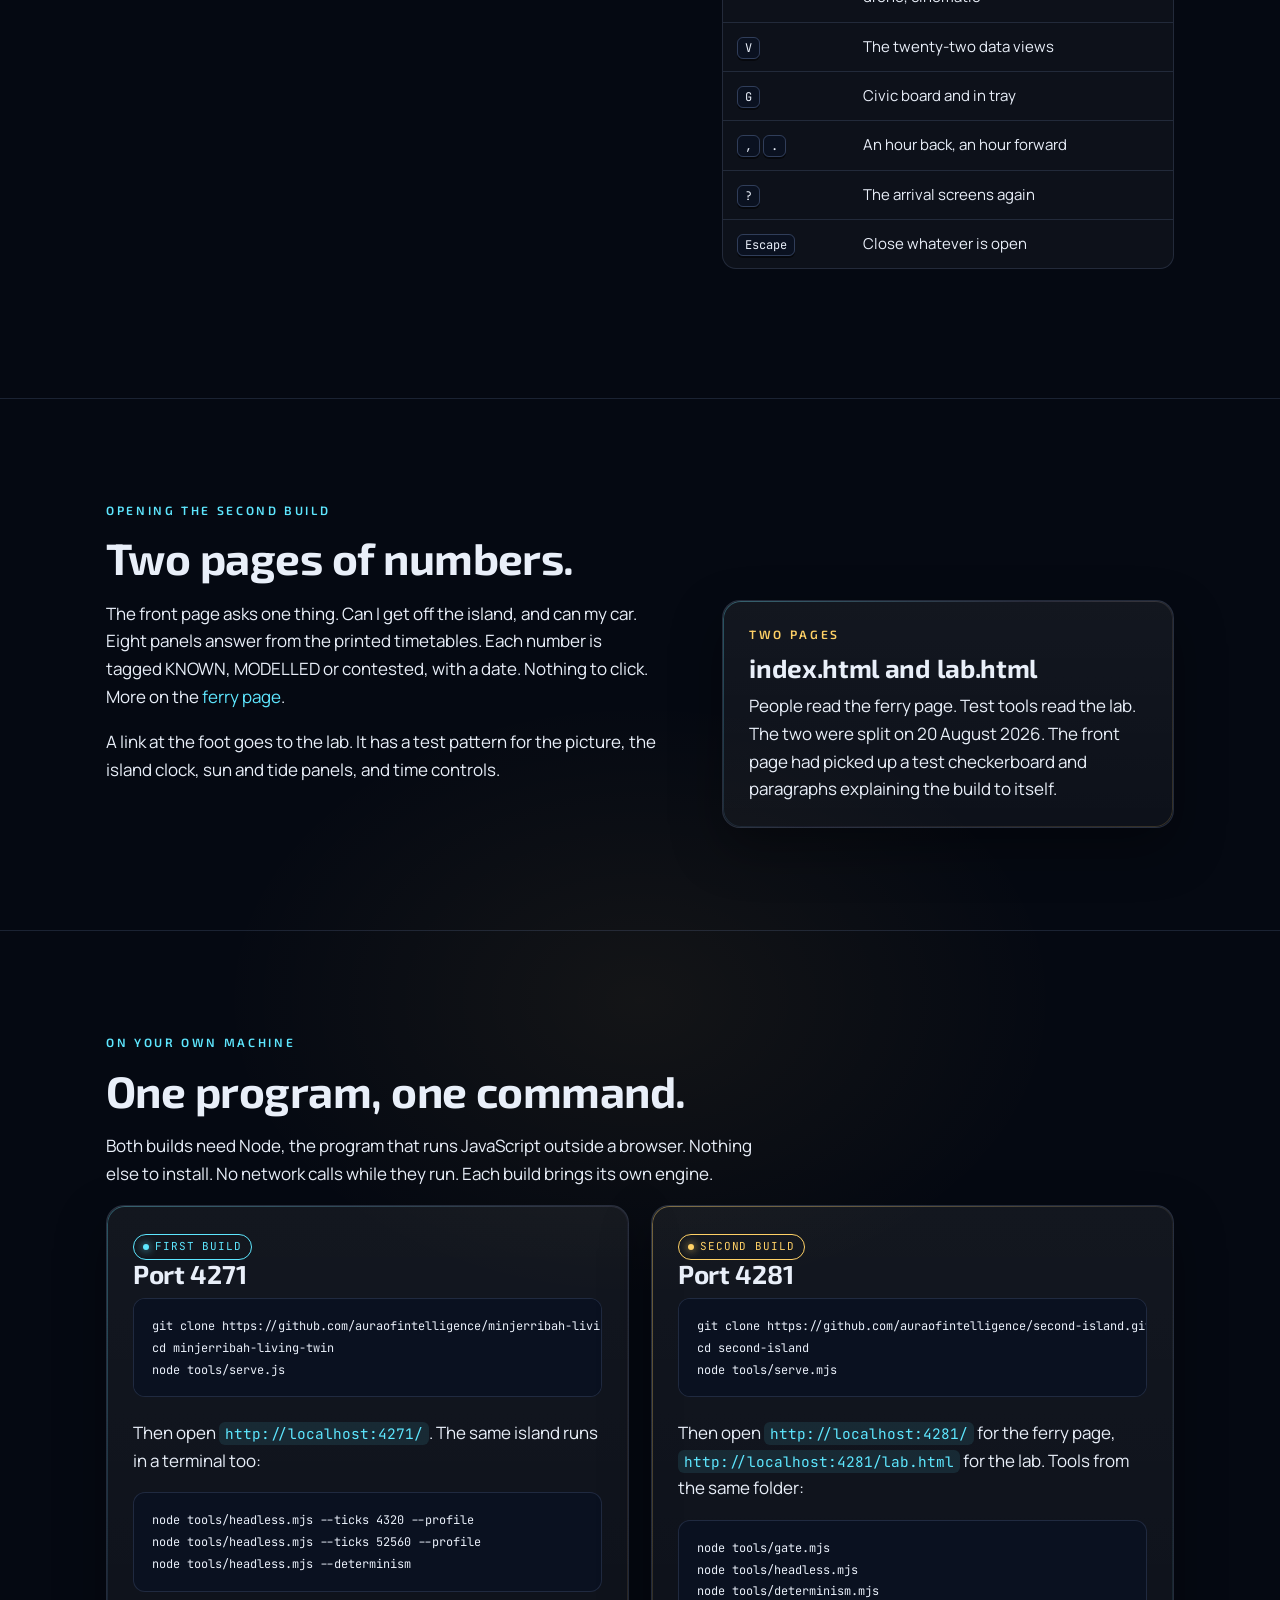
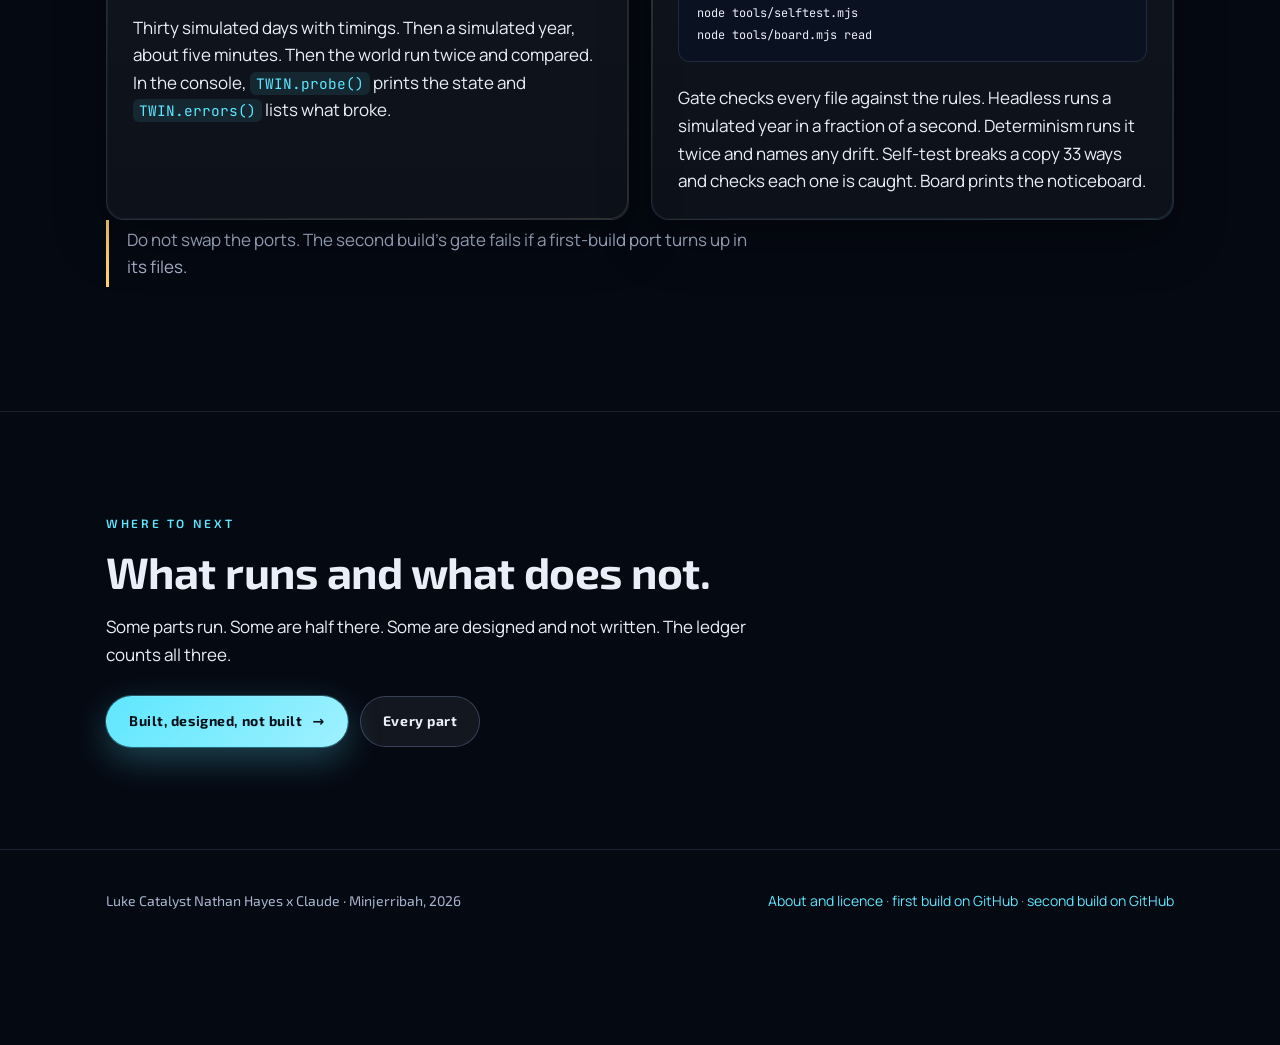
<file: run.html>
<!DOCTYPE html>
<html lang="en-AU">
<head>
<meta charset="utf-8">
<meta name="viewport" content="width=device-width, initial-scale=1">
<title>Open them yourself · The Straddie Twins</title>
<meta name="description" content="Two live links, what each twin does when it opens, and the one command that runs either build on your own machine.">
<meta name="color-scheme" content="dark">
<meta name="theme-color" content="#050912">
<link rel="preconnect" href="https://fonts.googleapis.com">
<link rel="preconnect" href="https://fonts.gstatic.com" crossorigin>
<link rel="stylesheet" href="https://fonts.googleapis.com/css2?family=Exo+2:wght@500;600;700;800&family=Manrope:wght@400;500;700&family=JetBrains+Mono:wght@400;600&display=swap">
<link rel="icon" href="data:image/svg+xml,%3Csvg xmlns=%27http://www.w3.org/2000/svg%27 viewBox=%270 0 32 32%27%3E%3Cdefs%3E%3ClinearGradient id=%27g%27 x1=%270%27 y1=%270%27 x2=%271%27 y2=%271%27%3E%3Cstop offset=%270%27 stop-color=%27%235ee7ff%27/%3E%3Cstop offset=%27.5%27 stop-color=%27%238f7bff%27/%3E%3Cstop offset=%271%27 stop-color=%27%23ffd166%27/%3E%3C/linearGradient%3E%3C/defs%3E%3Crect width=%2732%27 height=%2732%27 rx=%278%27 fill=%27url(%23g)%27/%3E%3Crect x=%277%27 y=%277%27 width=%2718%27 height=%2718%27 rx=%275%27 fill=%27%23050912%27/%3E%3C/svg%3E">
<link rel="stylesheet" href="assets/site.css">
</head>
<body data-page="run">
<header data-topbar></header>

<section class="page-hero">
  <div class="hero-photo" data-photo="detail-point-lookout.jpg" aria-hidden="true"></div>
  <div class="wrap">
    <p class="step-tag" data-step></p>
    <p class="eyebrow">Open them yourself</p>
    <h1>Both twins run in a browser.</h1>
    <p class="lede">Open either one now. Or run it on your own computer with one command. No account.</p>
  </div>
  <p class="credit">Copernicus Sentinel-2, 13 July 2026 &middot; <a href="about.html#sources">sources</a></p>
</section>

<section class="section">
  <div class="wrap">
    <p class="eyebrow" data-reveal>The live pages</p>
    <h2 data-reveal>Two links.</h2>
    <div class="doors">
      <a class="door" href="https://auraofintelligence.github.io/minjerribah-living-twin/" data-reveal>
        <img src="assets/shots/first-boot.png" alt="Opening screen of the first build, over the dark island." loading="lazy">
        <div class="body"><span class="chip first">First build</span><h3>auraofintelligence.github.io/minjerribah-living-twin</h3><p>The living island. It opens on the acknowledgement of Country.</p></div>
      </a>
      <a class="door" href="https://auraofintelligence.github.io/second-island/" data-reveal>
        <img src="assets/shots/second-front.png" alt="Ferry page of the second build." loading="lazy">
        <div class="body"><span class="chip second">Second build</span><h3>auraofintelligence.github.io/second-island</h3><p>The ferry page. One question, answered from the printed timetables.</p></div>
      </a>
    </div>
  </div>
</section>

<section class="section">
  <div class="wrap">
    <p class="eyebrow" data-reveal>Opening the first build</p>
    <h2 data-reveal>It opens before sunrise.</h2>
    <div class="split">
      <div>
        <p data-reveal>The acknowledgement of Country comes first. Then four screens, then three doors. Two doors open onto the island. The clock starts at 5:20am, sunrise at 5:39am. A strip offers to jump to 5:59am. Take it.</p>
        <p data-reveal>Use a laptop with a keyboard. Every board has a key. The camera has five modes on <span class="kbd">Tab</span>.</p>
        <p data-reveal>The build's notes put one simulation step at 6.23 milliseconds on 9 August 2026, against a budget of 4. A slower laptop will feel that. Townships look hazy up close. The bay water comes out green.</p>
      </div>
      <div>
        <div class="table-wrap" data-reveal>
          <table>
            <thead><tr><th scope="col">Key</th><th scope="col">Does</th></tr></thead>
            <tbody>
              <tr><td class="k"><span class="kbd">Y</span></td><td>How it works, seven screens</td></tr>
              <tr><td class="k"><span class="kbd">T</span></td><td>Today board: tide, light, crossing, conditions</td></tr>
              <tr><td class="k"><span class="kbd">Home</span></td><td>Frame the whole island</td></tr>
              <tr><td class="k"><span class="kbd">F1</span> to <span class="kbd">F4</span></td><td>Dunwich, Amity Point, Point Lookout, North Gorge</td></tr>
              <tr><td class="k"><span class="kbd">Tab</span></td><td>Next camera: planner, street, follow, drone, cinematic</td></tr>
              <tr><td class="k"><span class="kbd">V</span></td><td>The twenty-two data views</td></tr>
              <tr><td class="k"><span class="kbd">G</span></td><td>Civic board and in tray</td></tr>
              <tr><td class="k"><span class="kbd">,</span> <span class="kbd">.</span></td><td>An hour back, an hour forward</td></tr>
              <tr><td class="k"><span class="kbd">?</span></td><td>The arrival screens again</td></tr>
              <tr><td class="k"><span class="kbd">Escape</span></td><td>Close whatever is open</td></tr>
            </tbody>
          </table>
        </div>
      </div>
    </div>
  </div>
</section>

<section class="section">
  <div class="wrap">
    <p class="eyebrow" data-reveal>Opening the second build</p>
    <h2 data-reveal>Two pages of numbers.</h2>
    <div class="split">
      <div>
        <p data-reveal>The front page asks one thing. Can I get off the island, and can my car. Eight panels answer from the printed timetables. Each number is tagged KNOWN, MODELLED or contested, with a date. Nothing to click. More on the <a href="ferry-page.html">ferry page</a>.</p>
        <p data-reveal>A link at the foot goes to the lab. It has a test pattern for the picture, the island clock, sun and tide panels, and time controls.</p>
      </div>
      <div>
        <div class="card" data-reveal>
          <p class="eyebrow gold">Two pages</p>
          <h3>index.html and lab.html</h3>
          <p>People read the ferry page. Test tools read the lab. The two were split on 20 August 2026. The front page had picked up a test checkerboard and paragraphs explaining the build to itself.</p>
        </div>
      </div>
    </div>
  </div>
</section>

<section class="section">
  <div class="wrap">
    <p class="eyebrow" data-reveal>On your own machine</p>
    <h2 data-reveal>One program, one command.</h2>
    <p data-reveal>Both builds need Node, the program that runs JavaScript outside a browser. Nothing else to install. No network calls while they run. Each build brings its own engine.</p>
    <div class="grid grid-2">
      <div class="card" data-reveal>
        <span class="chip first">First build</span>
        <h3>Port 4271</h3>
<pre><code>git clone https://github.com/auraofintelligence/minjerribah-living-twin.git
cd minjerribah-living-twin
node tools/serve.js</code></pre>
        <p>Then open <code>http://localhost:4271/</code>. The same island runs in a terminal too:</p>
<pre><code>node tools/headless.mjs --ticks 4320 --profile
node tools/headless.mjs --ticks 52560 --profile
node tools/headless.mjs --determinism</code></pre>
        <p>Thirty simulated days with timings. Then a simulated year, about five minutes. Then the world run twice and compared. In the console, <code>TWIN.probe()</code> prints the state and <code>TWIN.errors()</code> lists what broke.</p>
      </div>
      <div class="card gold" data-reveal>
        <span class="chip second">Second build</span>
        <h3>Port 4281</h3>
<pre><code>git clone https://github.com/auraofintelligence/second-island.git
cd second-island
node tools/serve.mjs</code></pre>
        <p>Then open <code>http://localhost:4281/</code> for the ferry page, <code>http://localhost:4281/lab.html</code> for the lab. Tools from the same folder:</p>
<pre><code>node tools/gate.mjs
node tools/headless.mjs
node tools/determinism.mjs
node tools/selftest.mjs
node tools/board.mjs read</code></pre>
        <p>Gate checks every file against the rules. Headless runs a simulated year in a fraction of a second. Determinism runs it twice and names any drift. Self-test breaks a copy 33 ways and checks each one is caught. Board prints the noticeboard.</p>
      </div>
    </div>
    <p class="callout" data-reveal>Do not swap the ports. The second build's gate fails if a first-build port turns up in its files.</p>
  </div>
</section>

<section class="section">
  <div class="wrap">
    <p class="eyebrow" data-reveal>Where to next</p>
    <h2 data-reveal>What runs and what does not.</h2>
    <p data-reveal>Some parts run. Some are half there. Some are designed and not written. The ledger counts all three.</p>
    <div class="hero-actions" data-reveal>
      <a class="btn primary" href="next.html">Built, designed, not built <span class="arrow" aria-hidden="true">&rarr;</span></a>
      <a class="btn" href="systems.html">Every part</a>
    </div>
  </div>
</section>

<footer class="site"><div class="wrap"><span class="sig">Luke Catalyst Nathan Hayes x Claude · Minjerribah, 2026</span><span><a href="about.html">About and licence</a> · <a href="https://github.com/auraofintelligence/minjerribah-living-twin">first build on GitHub</a> · <a href="https://github.com/auraofintelligence/second-island">second build on GitHub</a></span></div></footer>
<nav data-rail aria-label="The walk"></nav>
<script src="assets/components.js"></script>
<script src="assets/site.js"></script>
</body>
</html>
</file>
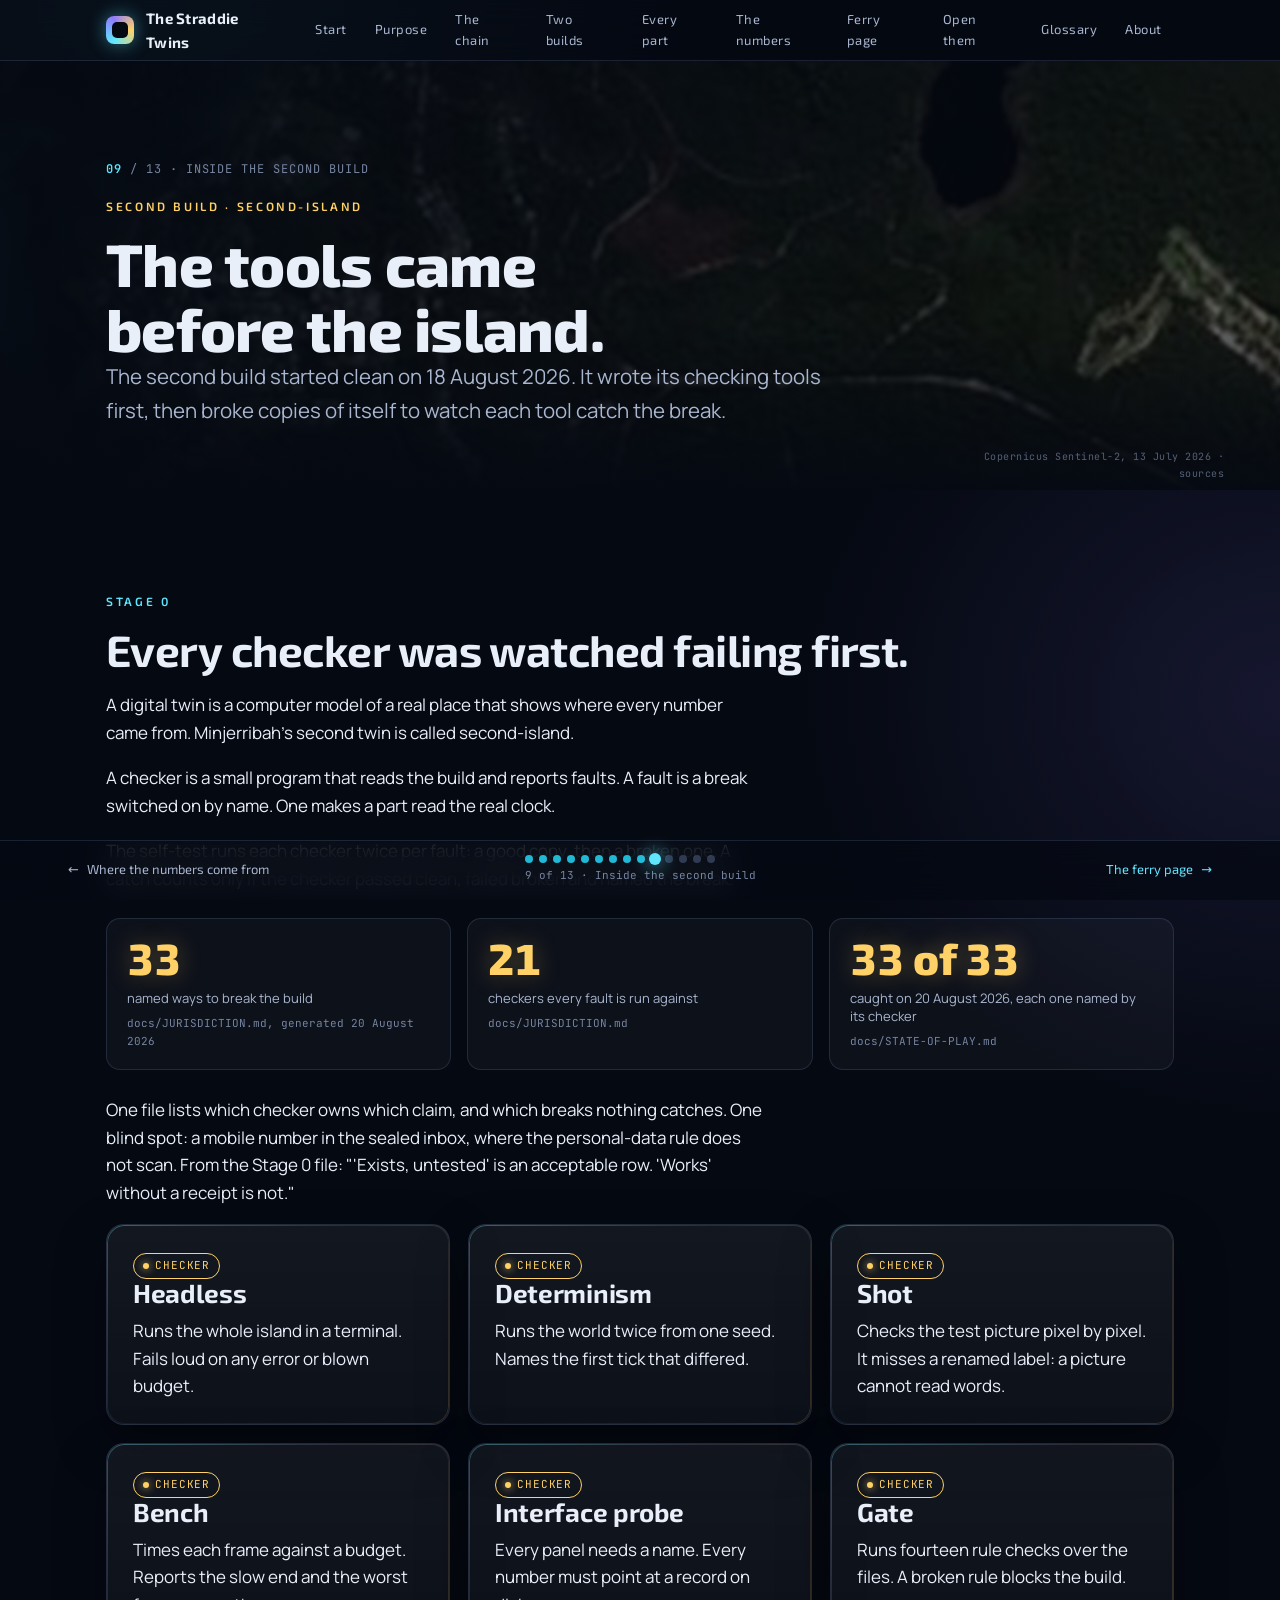
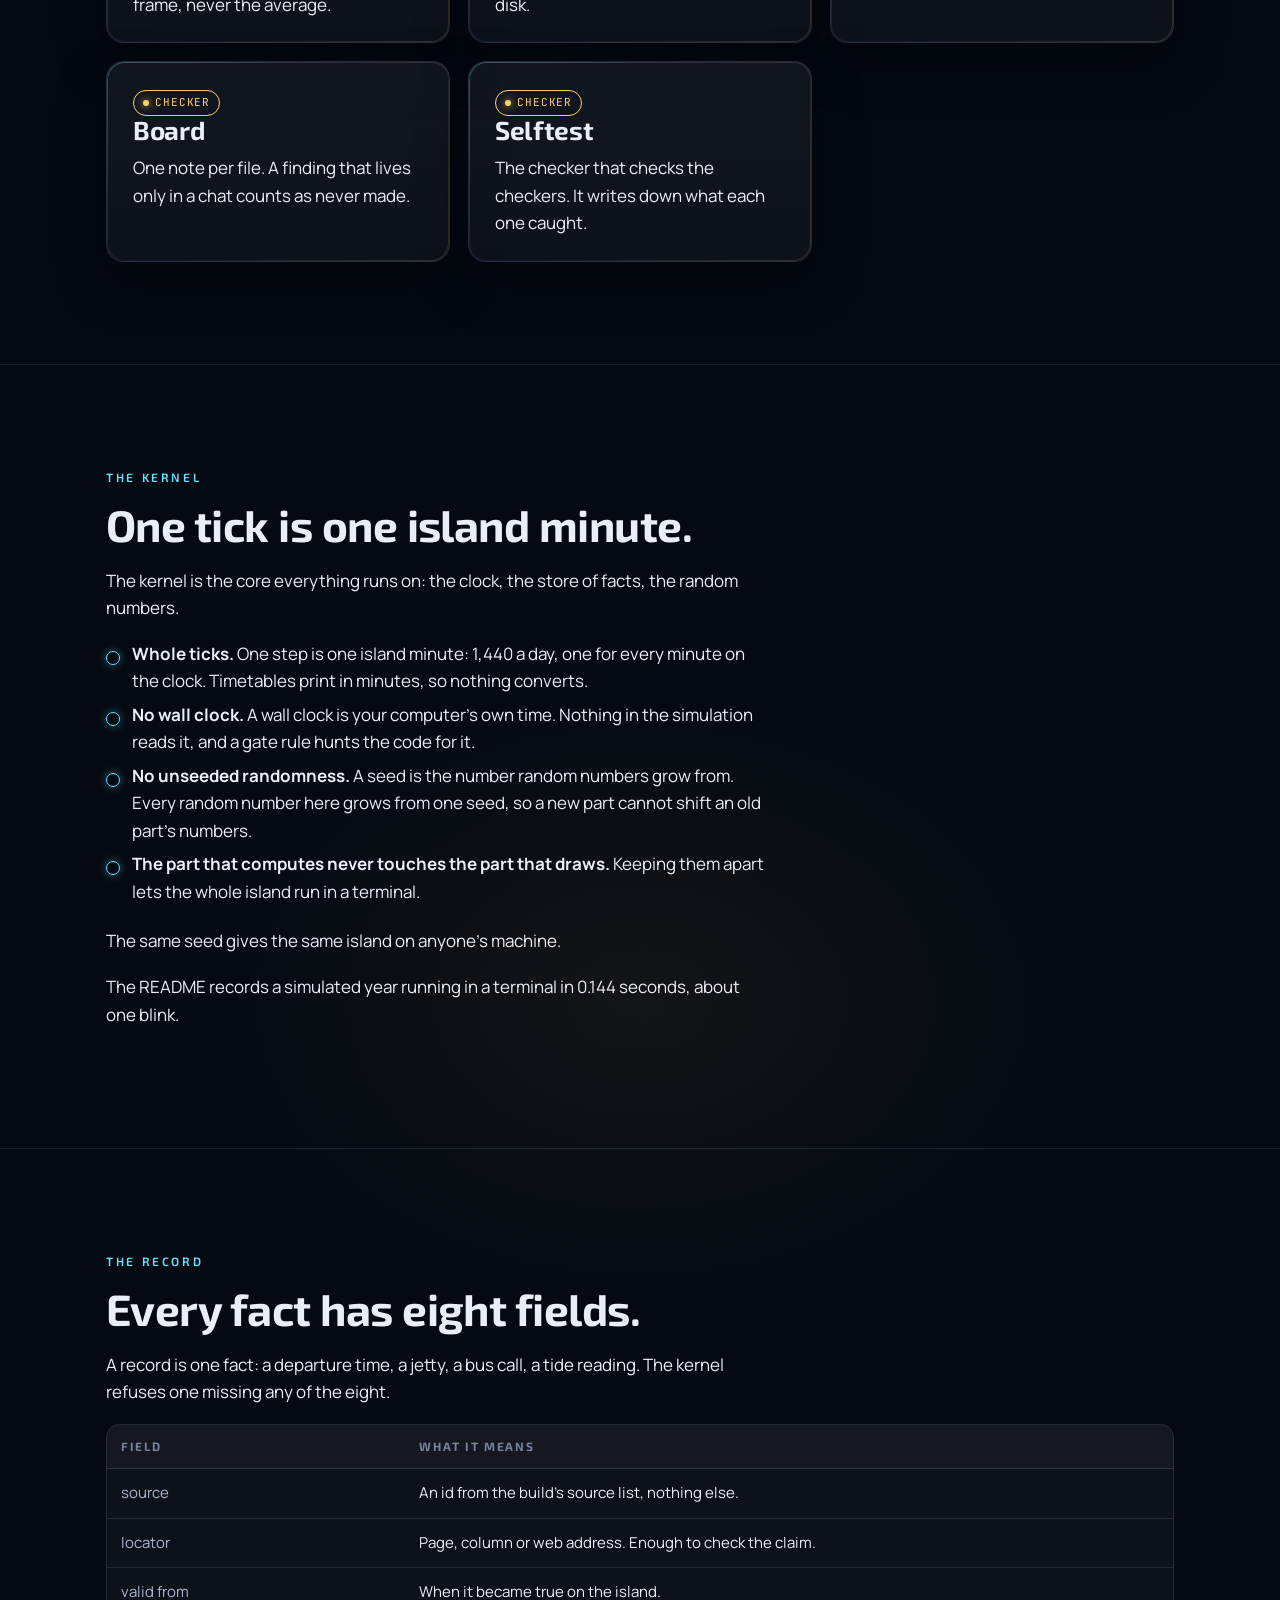
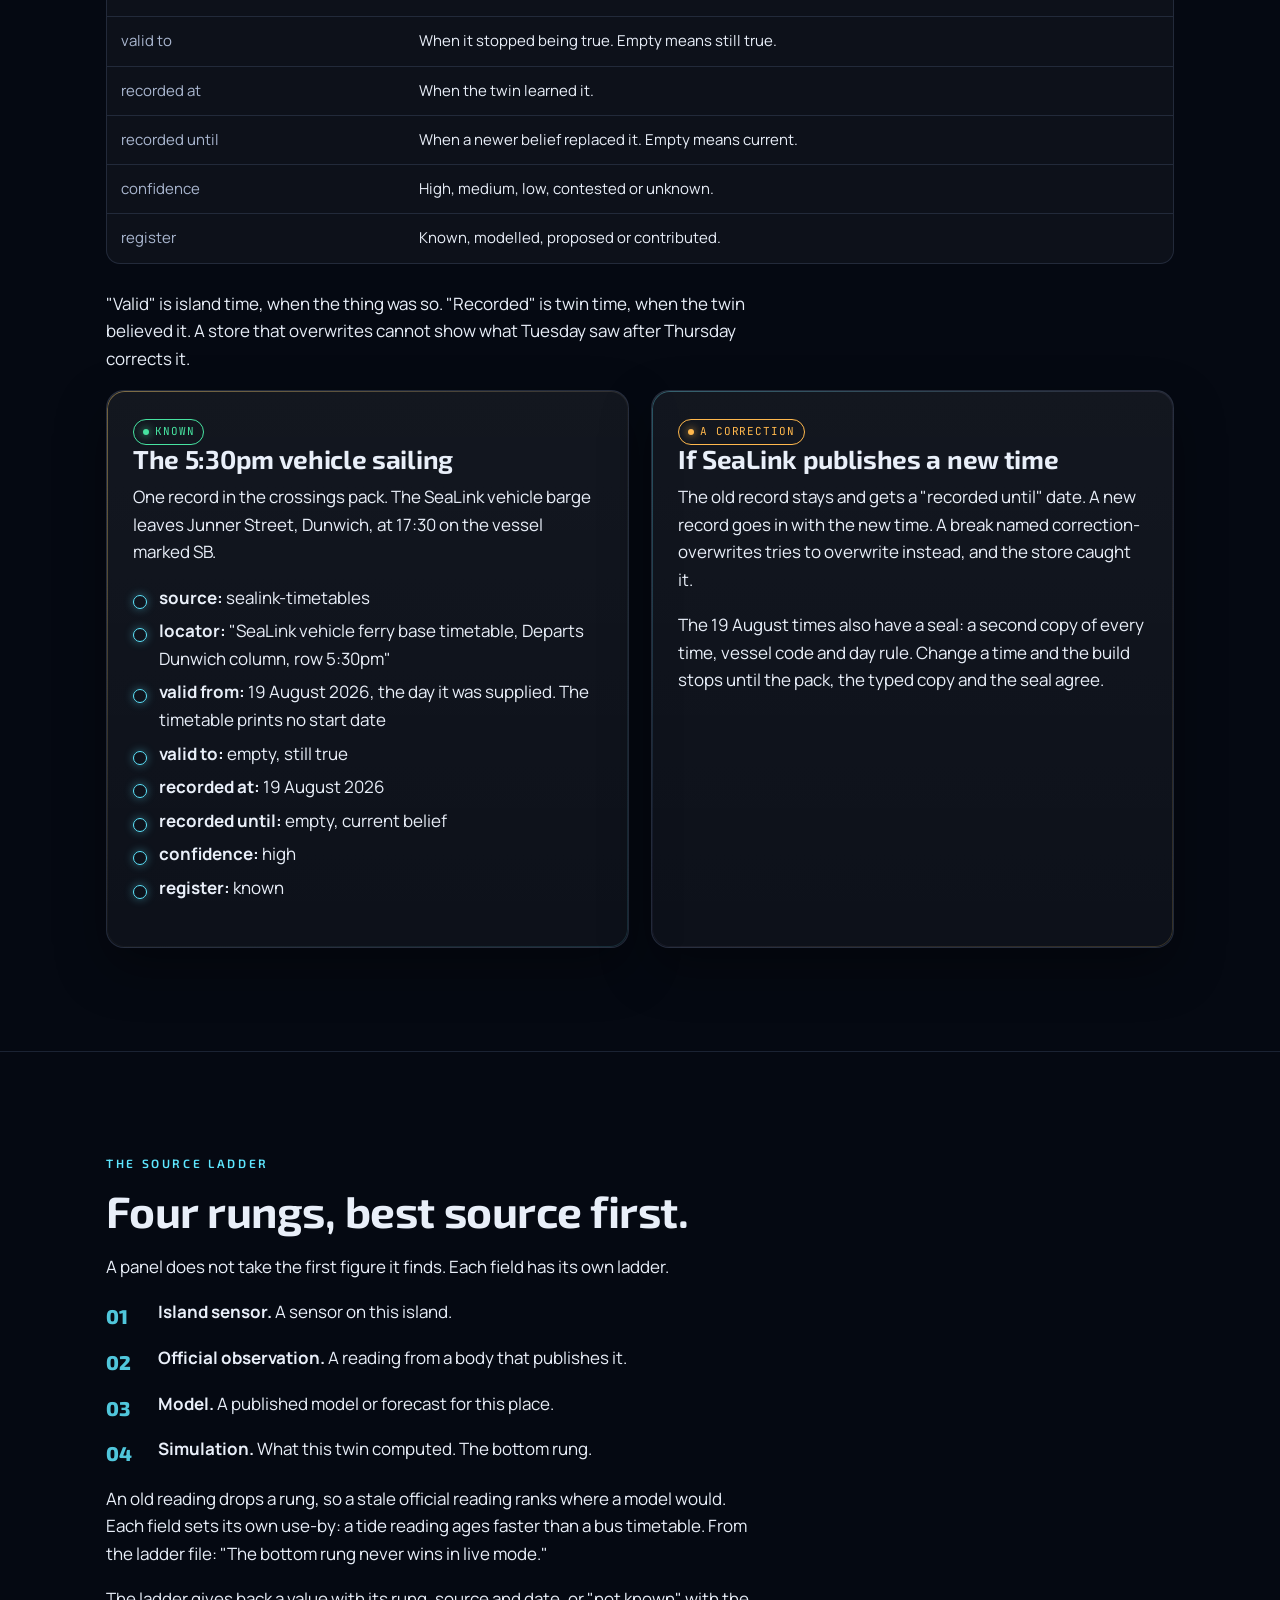
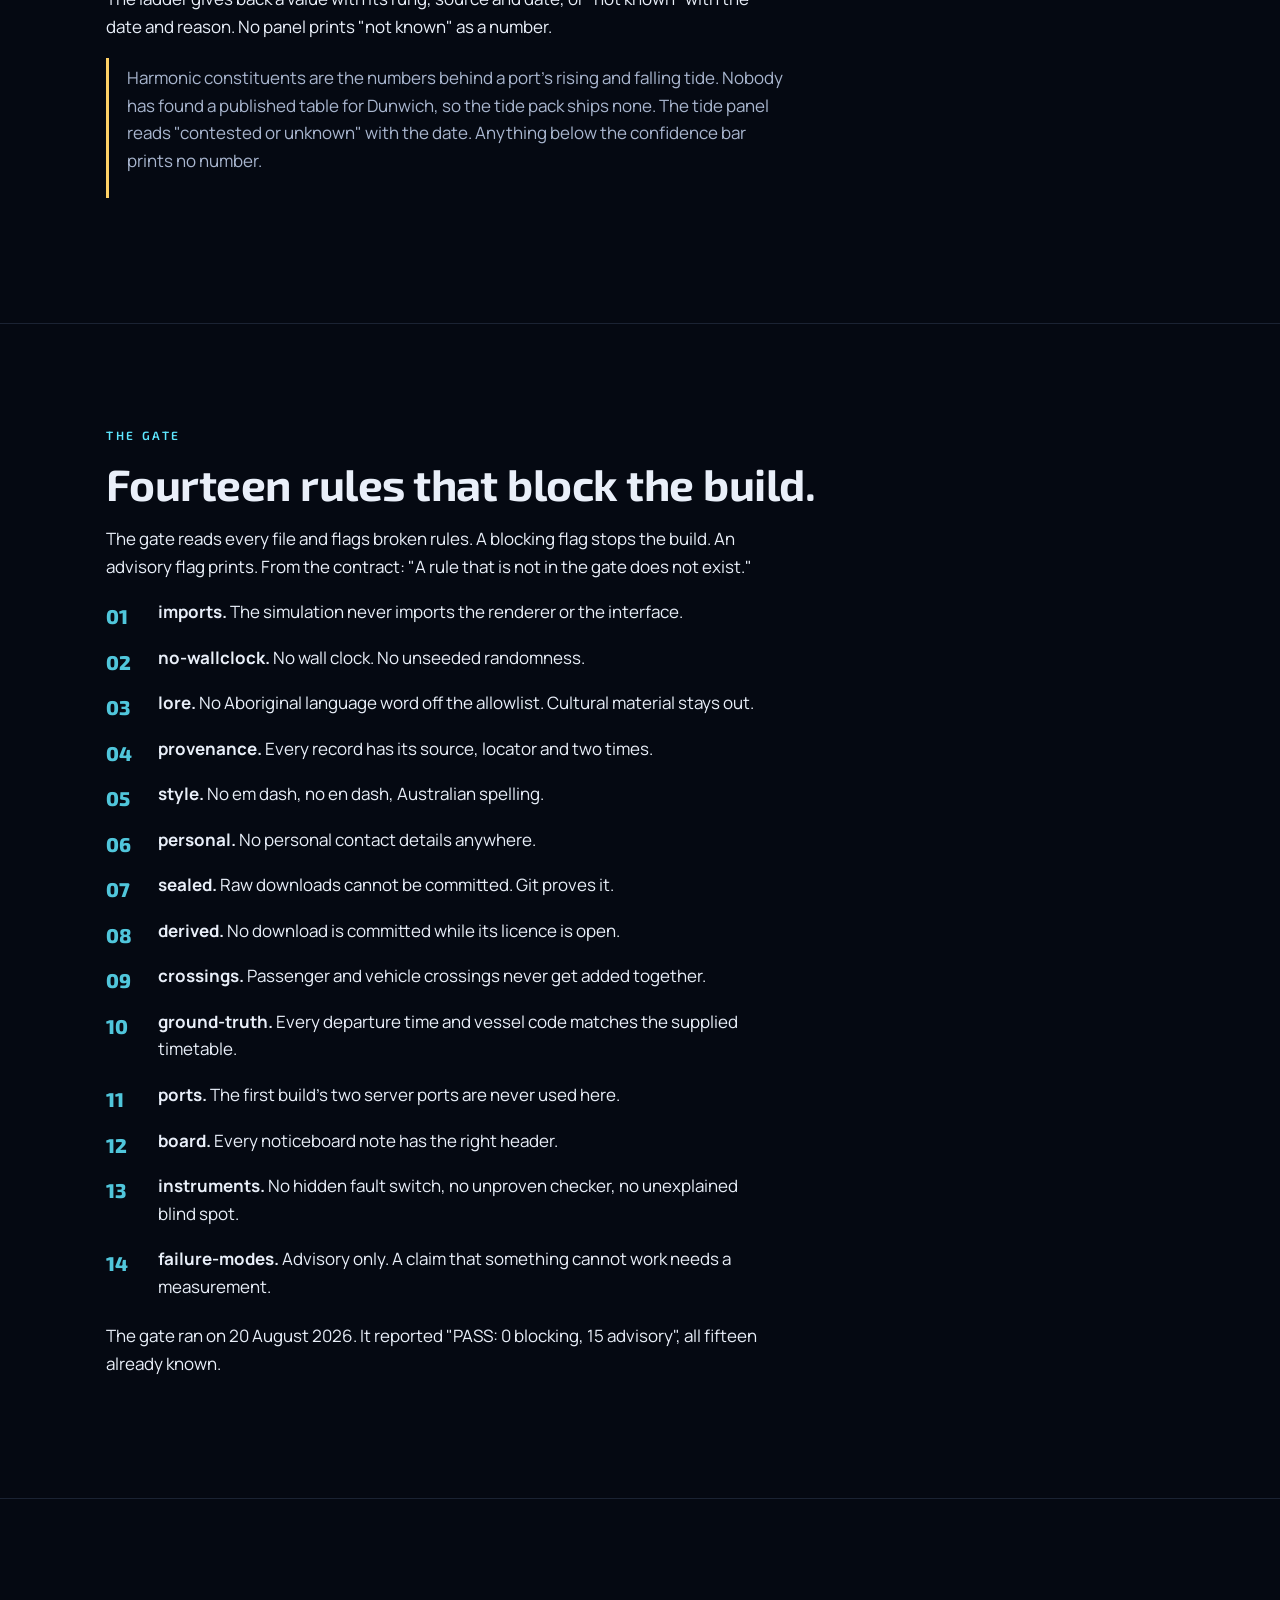
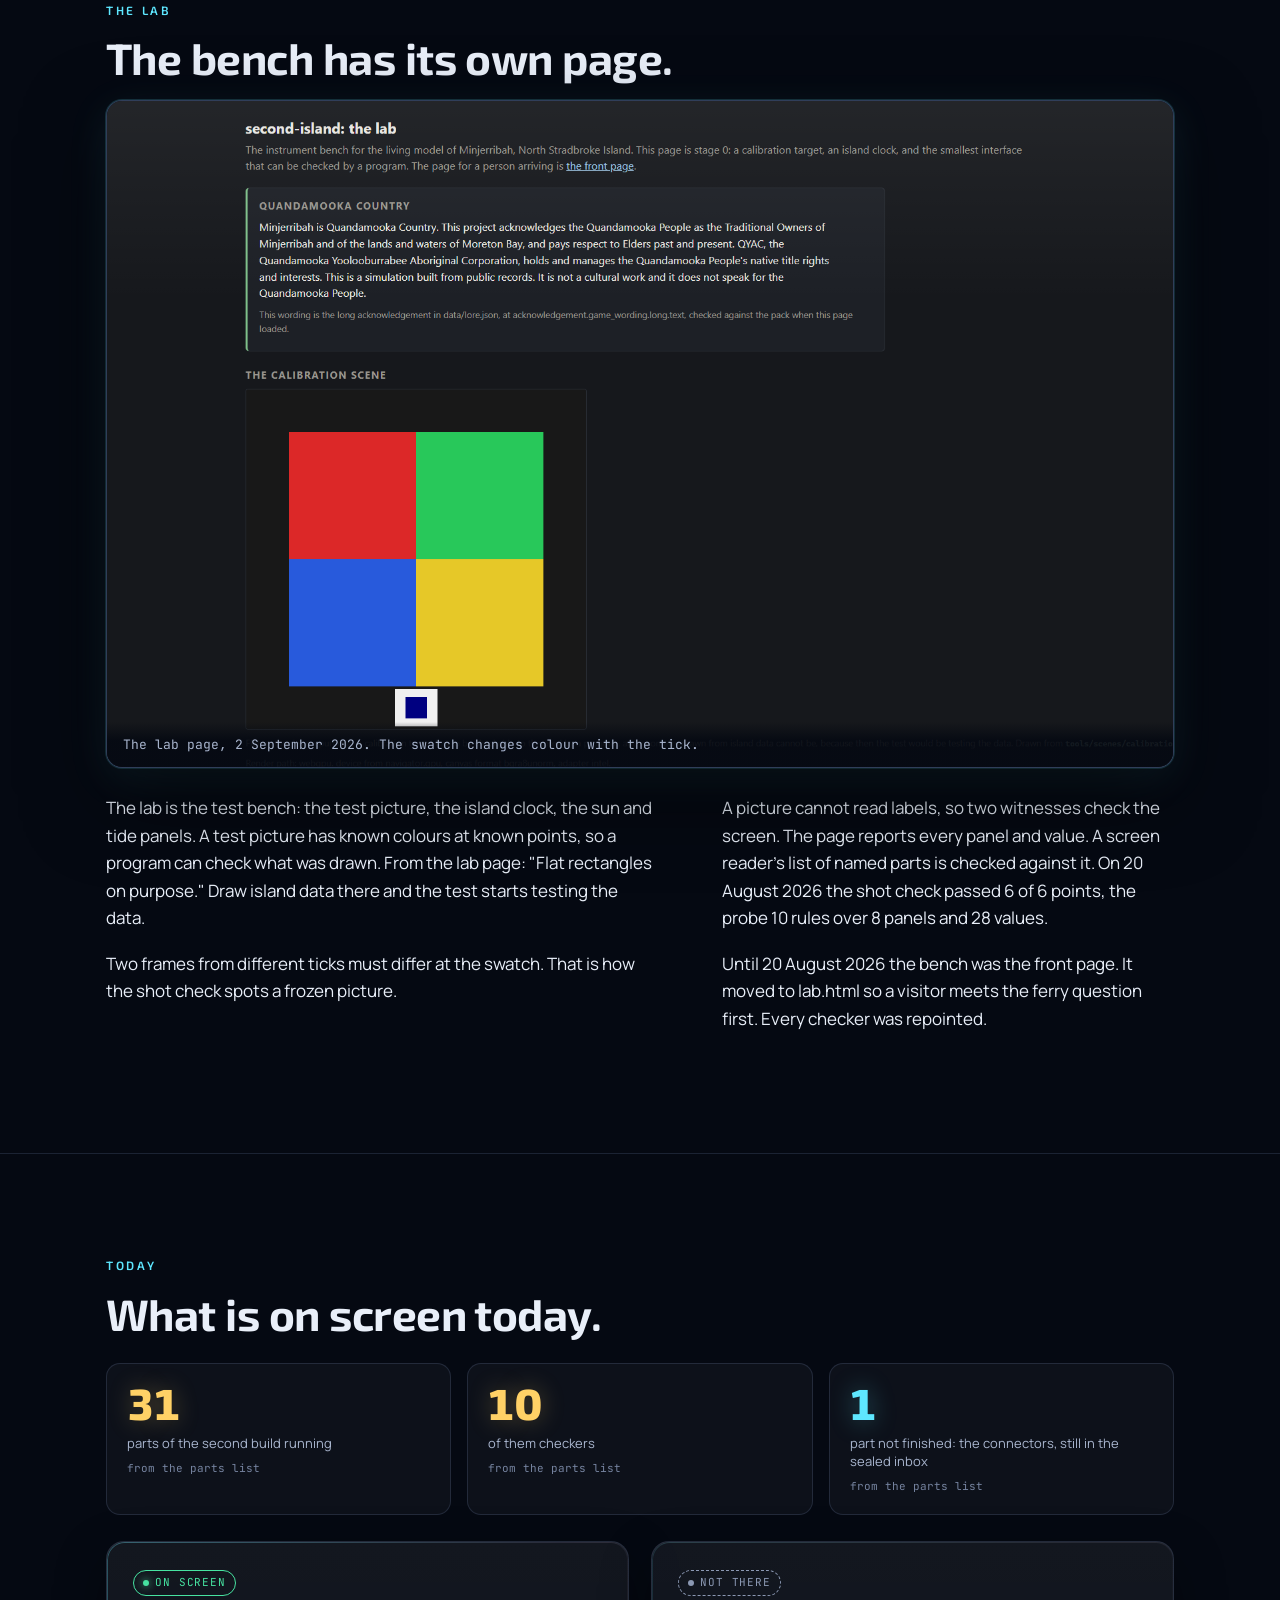
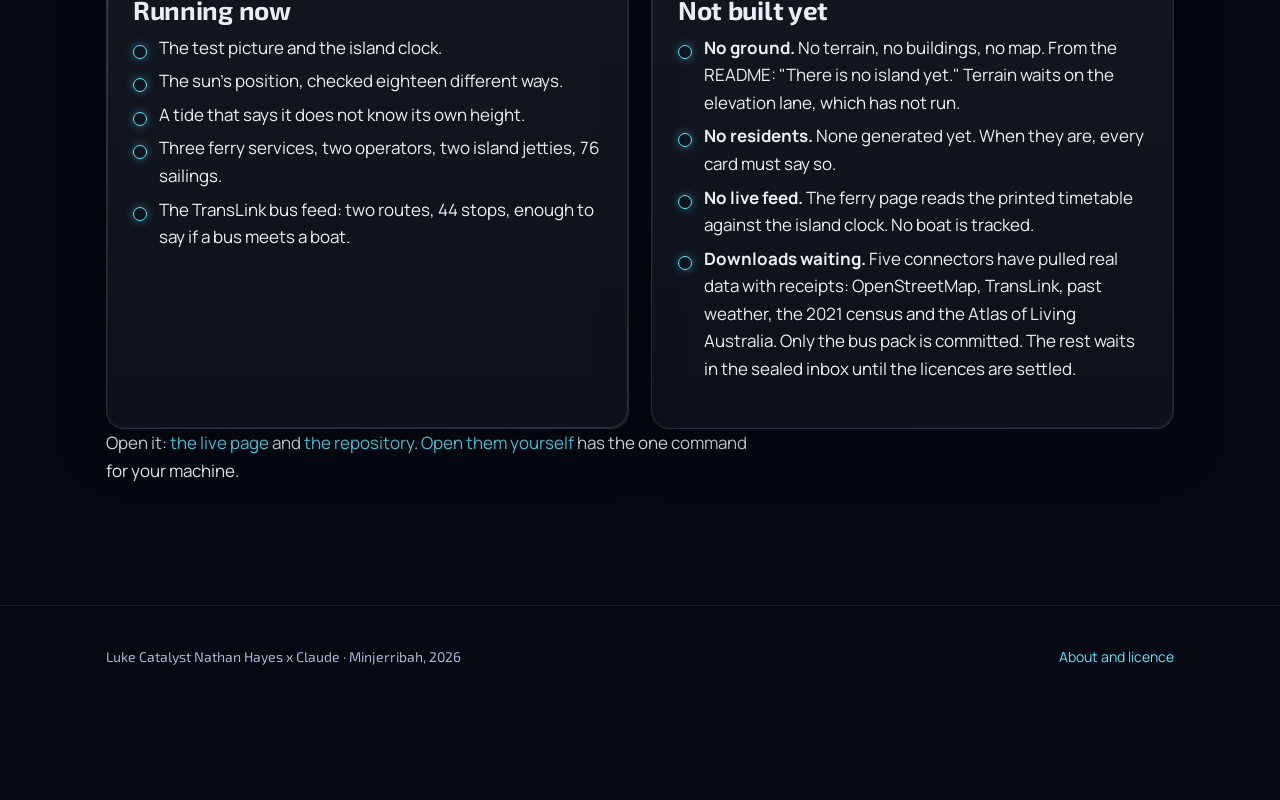
<file: second-build.html>
<!DOCTYPE html>
<html lang="en-AU">
<head>
<meta charset="utf-8">
<meta name="viewport" content="width=device-width, initial-scale=1">
<title>Inside the second build · The Straddie Twins</title>
<meta name="description" content="Stage 0 of the second Minjerribah twin in plain words: instruments proven by breaking the build, one tick per island minute, eight fields on every fact, the source ladder, the gate and the lab.">
<meta name="color-scheme" content="dark">
<meta name="theme-color" content="#050912">
<link rel="preconnect" href="https://fonts.googleapis.com">
<link rel="preconnect" href="https://fonts.gstatic.com" crossorigin>
<link rel="stylesheet" href="https://fonts.googleapis.com/css2?family=Exo+2:wght@500;600;700;800&family=Manrope:wght@400;500;700&family=JetBrains+Mono:wght@400;600&display=swap">
<link rel="icon" href="data:image/svg+xml,%3Csvg xmlns=%27http://www.w3.org/2000/svg%27 viewBox=%270 0 32 32%27%3E%3Cdefs%3E%3ClinearGradient id=%27g%27 x1=%270%27 y1=%270%27 x2=%271%27 y2=%271%27%3E%3Cstop offset=%270%27 stop-color=%27%235ee7ff%27/%3E%3Cstop offset=%27.5%27 stop-color=%27%238f7bff%27/%3E%3Cstop offset=%271%27 stop-color=%27%23ffd166%27/%3E%3C/linearGradient%3E%3C/defs%3E%3Crect width=%2732%27 height=%2732%27 rx=%278%27 fill=%27url(%23g)%27/%3E%3Crect x=%277%27 y=%277%27 width=%2718%27 height=%2718%27 rx=%275%27 fill=%27%23050912%27/%3E%3C/svg%3E">
<link rel="stylesheet" href="assets/site.css">
</head>
<body data-page="second-build">
<header data-topbar></header>

<section class="page-hero">
  <div class="hero-photo" data-photo="detail-dunwich.jpg" aria-hidden="true"></div>
  <div class="wrap">
    <p class="step-tag" data-step></p>
    <p class="eyebrow gold">Second build · second-island</p>
    <h1>The tools came before the island.</h1>
    <p class="lede">The second build started clean on 18 August 2026. It wrote its checking tools first, then broke copies of itself to watch each tool catch the break.</p>
  </div>
  <p class="credit">Copernicus Sentinel-2, 13 July 2026 &middot; <a href="about.html#sources">sources</a></p>
</section>

<section class="section">
  <div class="wrap">
    <p class="eyebrow" data-reveal>Stage 0</p>
    <h2 data-reveal>Every checker was watched failing first.</h2>
    <p data-reveal>A digital twin is a computer model of a real place that shows where every number came from. Minjerribah's second twin is called second-island.</p>
    <p data-reveal>A checker is a small program that reads the build and reports faults. A fault is a break switched on by name. One makes a part read the real clock.</p>
    <p data-reveal>The self-test runs each checker twice per fault: a good copy, then a broken one. A catch counts only if the checker passed clean, failed broken and named the break.</p>
    <div class="stats" data-reveal>
      <div class="stat"><div class="n gold">33</div><div class="l">named ways to break the build</div><div class="src">docs/JURISDICTION.md, generated 20 August 2026</div></div>
      <div class="stat"><div class="n gold">21</div><div class="l">checkers every fault is run against</div><div class="src">docs/JURISDICTION.md</div></div>
      <div class="stat"><div class="n gold">33 of 33</div><div class="l">caught on 20 August 2026, each one named by its checker</div><div class="src">docs/STATE-OF-PLAY.md</div></div>
    </div>
    <p data-reveal>One file lists which checker owns which claim, and which breaks nothing catches. One blind spot: a mobile number in the sealed inbox, where the personal-data rule does not scan. From the Stage 0 file: "'Exists, untested' is an acceptable row. 'Works' without a receipt is not."</p>
    <div class="cards">
      <div class="card" data-reveal><span class="chip second">Checker</span><h3>Headless</h3><p>Runs the whole island in a terminal. Fails loud on any error or blown budget.</p></div>
      <div class="card" data-reveal><span class="chip second">Checker</span><h3>Determinism</h3><p>Runs the world twice from one seed. Names the first tick that differed.</p></div>
      <div class="card" data-reveal><span class="chip second">Checker</span><h3>Shot</h3><p>Checks the test picture pixel by pixel. It misses a renamed label: a picture cannot read words.</p></div>
      <div class="card" data-reveal><span class="chip second">Checker</span><h3>Bench</h3><p>Times each frame against a budget. Reports the slow end and the worst frame, never the average.</p></div>
      <div class="card" data-reveal><span class="chip second">Checker</span><h3>Interface probe</h3><p>Every panel needs a name. Every number must point at a record on disk.</p></div>
      <div class="card" data-reveal><span class="chip second">Checker</span><h3>Gate</h3><p>Runs fourteen rule checks over the files. A broken rule blocks the build.</p></div>
      <div class="card" data-reveal><span class="chip second">Checker</span><h3>Board</h3><p>One note per file. A finding that lives only in a chat counts as never made.</p></div>
      <div class="card" data-reveal><span class="chip second">Checker</span><h3>Selftest</h3><p>The checker that checks the checkers. It writes down what each one caught.</p></div>
    </div>
  </div>
</section>

<section class="section">
  <div class="wrap">
    <p class="eyebrow" data-reveal>The kernel</p>
    <h2 data-reveal>One tick is one island minute.</h2>
    <p data-reveal>The kernel is the core everything runs on: the clock, the store of facts, the random numbers.</p>
    <ul class="ticks" data-reveal>
      <li><b>Whole ticks.</b> One step is one island minute: 1,440 a day, one for every minute on the clock. Timetables print in minutes, so nothing converts.</li>
      <li><b>No wall clock.</b> A wall clock is your computer's own time. Nothing in the simulation reads it, and a gate rule hunts the code for it.</li>
      <li><b>No unseeded randomness.</b> A seed is the number random numbers grow from. Every random number here grows from one seed, so a new part cannot shift an old part's numbers.</li>
      <li><b>The part that computes never touches the part that draws.</b> Keeping them apart lets the whole island run in a terminal.</li>
    </ul>
    <p data-reveal>The same seed gives the same island on anyone's machine.</p>
    <p data-reveal>The README records a simulated year running in a terminal in 0.144 seconds, about one blink.</p>
  </div>
</section>

<section class="section">
  <div class="wrap">
    <p class="eyebrow" data-reveal>The record</p>
    <h2 data-reveal>Every fact has eight fields.</h2>
    <p data-reveal>A record is one fact: a departure time, a jetty, a bus call, a tide reading. The kernel refuses one missing any of the eight.</p>
    <div class="table-wrap" data-reveal>
      <table>
        <thead><tr><th>Field</th><th>What it means</th></tr></thead>
        <tbody>
          <tr><td class="k">source</td><td>An id from the build's source list, nothing else.</td></tr>
          <tr><td class="k">locator</td><td>Page, column or web address. Enough to check the claim.</td></tr>
          <tr><td class="k">valid from</td><td>When it became true on the island.</td></tr>
          <tr><td class="k">valid to</td><td>When it stopped being true. Empty means still true.</td></tr>
          <tr><td class="k">recorded at</td><td>When the twin learned it.</td></tr>
          <tr><td class="k">recorded until</td><td>When a newer belief replaced it. Empty means current.</td></tr>
          <tr><td class="k">confidence</td><td>High, medium, low, contested or unknown.</td></tr>
          <tr><td class="k">register</td><td>Known, modelled, proposed or contributed.</td></tr>
        </tbody>
      </table>
    </div>
    <p data-reveal>"Valid" is island time, when the thing was so. "Recorded" is twin time, when the twin believed it. A store that overwrites cannot show what Tuesday saw after Thursday corrects it.</p>
    <div class="grid grid-2">
      <div class="card gold" data-reveal>
        <span class="chip real">Known</span>
        <h3>The 5:30pm vehicle sailing</h3>
        <p>One record in the crossings pack. The SeaLink vehicle barge leaves Junner Street, Dunwich, at 17:30 on the vessel marked SB.</p>
        <ul class="ticks">
          <li><b>source:</b> sealink-timetables</li>
          <li><b>locator:</b> "SeaLink vehicle ferry base timetable, Departs Dunwich column, row 5:30pm"</li>
          <li><b>valid from:</b> 19 August 2026, the day it was supplied. The timetable prints no start date</li>
          <li><b>valid to:</b> empty, still true</li>
          <li><b>recorded at:</b> 19 August 2026</li>
          <li><b>recorded until:</b> empty, current belief</li>
          <li><b>confidence:</b> high</li>
          <li><b>register:</b> known</li>
        </ul>
      </div>
      <div class="card" data-reveal>
        <span class="chip modelled">A correction</span>
        <h3>If SeaLink publishes a new time</h3>
        <p>The old record stays and gets a "recorded until" date. A new record goes in with the new time. A break named correction-overwrites tries to overwrite instead, and the store caught it.</p>
        <p>The 19 August times also have a seal: a second copy of every time, vessel code and day rule. Change a time and the build stops until the pack, the typed copy and the seal agree.</p>
      </div>
    </div>
  </div>
</section>

<section class="section">
  <div class="wrap">
    <p class="eyebrow" data-reveal>The source ladder</p>
    <h2 data-reveal>Four rungs, best source first.</h2>
    <p data-reveal>A panel does not take the first figure it finds. Each field has its own ladder.</p>
    <ol class="numbered" data-reveal>
      <li><b>Island sensor.</b> A sensor on this island.</li>
      <li><b>Official observation.</b> A reading from a body that publishes it.</li>
      <li><b>Model.</b> A published model or forecast for this place.</li>
      <li><b>Simulation.</b> What this twin computed. The bottom rung.</li>
    </ol>
    <p data-reveal>An old reading drops a rung, so a stale official reading ranks where a model would. Each field sets its own use-by: a tide reading ages faster than a bus timetable. From the ladder file: "The bottom rung never wins in live mode."</p>
    <p data-reveal>The ladder gives back a value with its rung, source and date, or "not known" with the date and reason. No panel prints "not known" as a number.</p>
    <div class="callout" data-reveal>
      <p>Harmonic constituents are the numbers behind a port's rising and falling tide. Nobody has found a published table for Dunwich, so the tide pack ships none. The tide panel reads "contested or unknown" with the date. Anything below the confidence bar prints no number.</p>
    </div>
  </div>
</section>

<section class="section">
  <div class="wrap">
    <p class="eyebrow" data-reveal>The gate</p>
    <h2 data-reveal>Fourteen rules that block the build.</h2>
    <p data-reveal>The gate reads every file and flags broken rules. A blocking flag stops the build. An advisory flag prints. From the contract: "A rule that is not in the gate does not exist."</p>
    <ol class="numbered" data-reveal>
      <li><b>imports.</b> The simulation never imports the renderer or the interface.</li>
      <li><b>no-wallclock.</b> No wall clock. No unseeded randomness.</li>
      <li><b>lore.</b> No Aboriginal language word off the allowlist. Cultural material stays out.</li>
      <li><b>provenance.</b> Every record has its source, locator and two times.</li>
      <li><b>style.</b> No em dash, no en dash, Australian spelling.</li>
      <li><b>personal.</b> No personal contact details anywhere.</li>
      <li><b>sealed.</b> Raw downloads cannot be committed. Git proves it.</li>
      <li><b>derived.</b> No download is committed while its licence is open.</li>
      <li><b>crossings.</b> Passenger and vehicle crossings never get added together.</li>
      <li><b>ground-truth.</b> Every departure time and vessel code matches the supplied timetable.</li>
      <li><b>ports.</b> The first build's two server ports are never used here.</li>
      <li><b>board.</b> Every noticeboard note has the right header.</li>
      <li><b>instruments.</b> No hidden fault switch, no unproven checker, no unexplained blind spot.</li>
      <li><b>failure-modes.</b> Advisory only. A claim that something cannot work needs a measurement.</li>
    </ol>
    <p data-reveal>The gate ran on 20 August 2026. It reported "PASS: 0 blocking, 15 advisory", all fifteen already known.</p>
  </div>
</section>

<section class="section">
  <div class="wrap">
    <p class="eyebrow" data-reveal>The lab</p>
    <h2 data-reveal>The bench has its own page.</h2>
    <figure class="shot" data-reveal>
      <img src="assets/shots/second-lab.png" alt="The lab page. An acknowledgement of Country panel, four solid squares in red, green, blue and yellow, and a pale plate with a dark swatch." loading="lazy">
      <figcaption>The lab page, 2 September 2026. The swatch changes colour with the tick.</figcaption>
    </figure>
    <div class="split">
      <div>
        <p data-reveal>The lab is the test bench: the test picture, the island clock, the sun and tide panels. A test picture has known colours at known points, so a program can check what was drawn. From the lab page: "Flat rectangles on purpose." Draw island data there and the test starts testing the data.</p>
        <p data-reveal>Two frames from different ticks must differ at the swatch. That is how the shot check spots a frozen picture.</p>
      </div>
      <div>
        <p data-reveal>A picture cannot read labels, so two witnesses check the screen. The page reports every panel and value. A screen reader's list of named parts is checked against it. On 20 August 2026 the shot check passed 6 of 6 points, the probe 10 rules over 8 panels and 28 values.</p>
        <p data-reveal>Until 20 August 2026 the bench was the front page. It moved to lab.html so a visitor meets the ferry question first. Every checker was repointed.</p>
      </div>
    </div>
  </div>
</section>

<section class="section">
  <div class="wrap">
    <p class="eyebrow" data-reveal>Today</p>
    <h2 data-reveal>What is on screen today.</h2>
    <div class="stats" data-reveal>
      <div class="stat"><div class="n gold" data-count-parts="second:*:running">0</div><div class="l">parts of the second build running</div><div class="src">from the parts list</div></div>
      <div class="stat"><div class="n gold" data-count-parts="second:instruments:running">0</div><div class="l">of them checkers</div><div class="src">from the parts list</div></div>
      <div class="stat"><div class="n" data-count-parts="second:*:partial">0</div><div class="l">part not finished: the connectors, still in the sealed inbox</div><div class="src">from the parts list</div></div>
    </div>
    <div class="grid grid-2">
      <div class="card" data-reveal>
        <span class="chip running">On screen</span>
        <h3>Running now</h3>
        <ul class="ticks">
          <li>The test picture and the island clock.</li>
          <li>The sun's position, checked eighteen different ways.</li>
          <li>A tide that says it does not know its own height.</li>
          <li>Three ferry services, two operators, two island jetties, 76 sailings.</li>
          <li>The TransLink bus feed: two routes, 44 stops, enough to say if a bus meets a boat.</li>
        </ul>
      </div>
      <div class="card quiet" data-reveal>
        <span class="chip planned">Not there</span>
        <h3>Not built yet</h3>
        <ul class="ticks">
          <li><b>No ground.</b> No terrain, no buildings, no map. From the README: "There is no island yet." Terrain waits on the elevation lane, which has not run.</li>
          <li><b>No residents.</b> None generated yet. When they are, every card must say so.</li>
          <li><b>No live feed.</b> The ferry page reads the printed timetable against the island clock. No boat is tracked.</li>
          <li><b>Downloads waiting.</b> Five connectors have pulled real data with receipts: OpenStreetMap, TransLink, past weather, the 2021 census and the Atlas of Living Australia. Only the bus pack is committed. The rest waits in the sealed inbox until the licences are settled.</li>
        </ul>
      </div>
    </div>
    <p data-reveal>Open it: <a href="https://auraofintelligence.github.io/second-island/">the live page</a> and <a href="https://github.com/auraofintelligence/second-island">the repository</a>. <a href="run.html">Open them yourself</a> has the one command for your machine.</p>
  </div>
</section>

<footer class="site"><div class="wrap"><span class="sig">Luke Catalyst Nathan Hayes x Claude · Minjerribah, 2026</span><span><a href="about.html">About and licence</a></span></div></footer>
<nav data-rail aria-label="The walk"></nav>
<script src="assets/components.js"></script>
<script src="assets/site.js"></script>
</body>
</html>
</file>
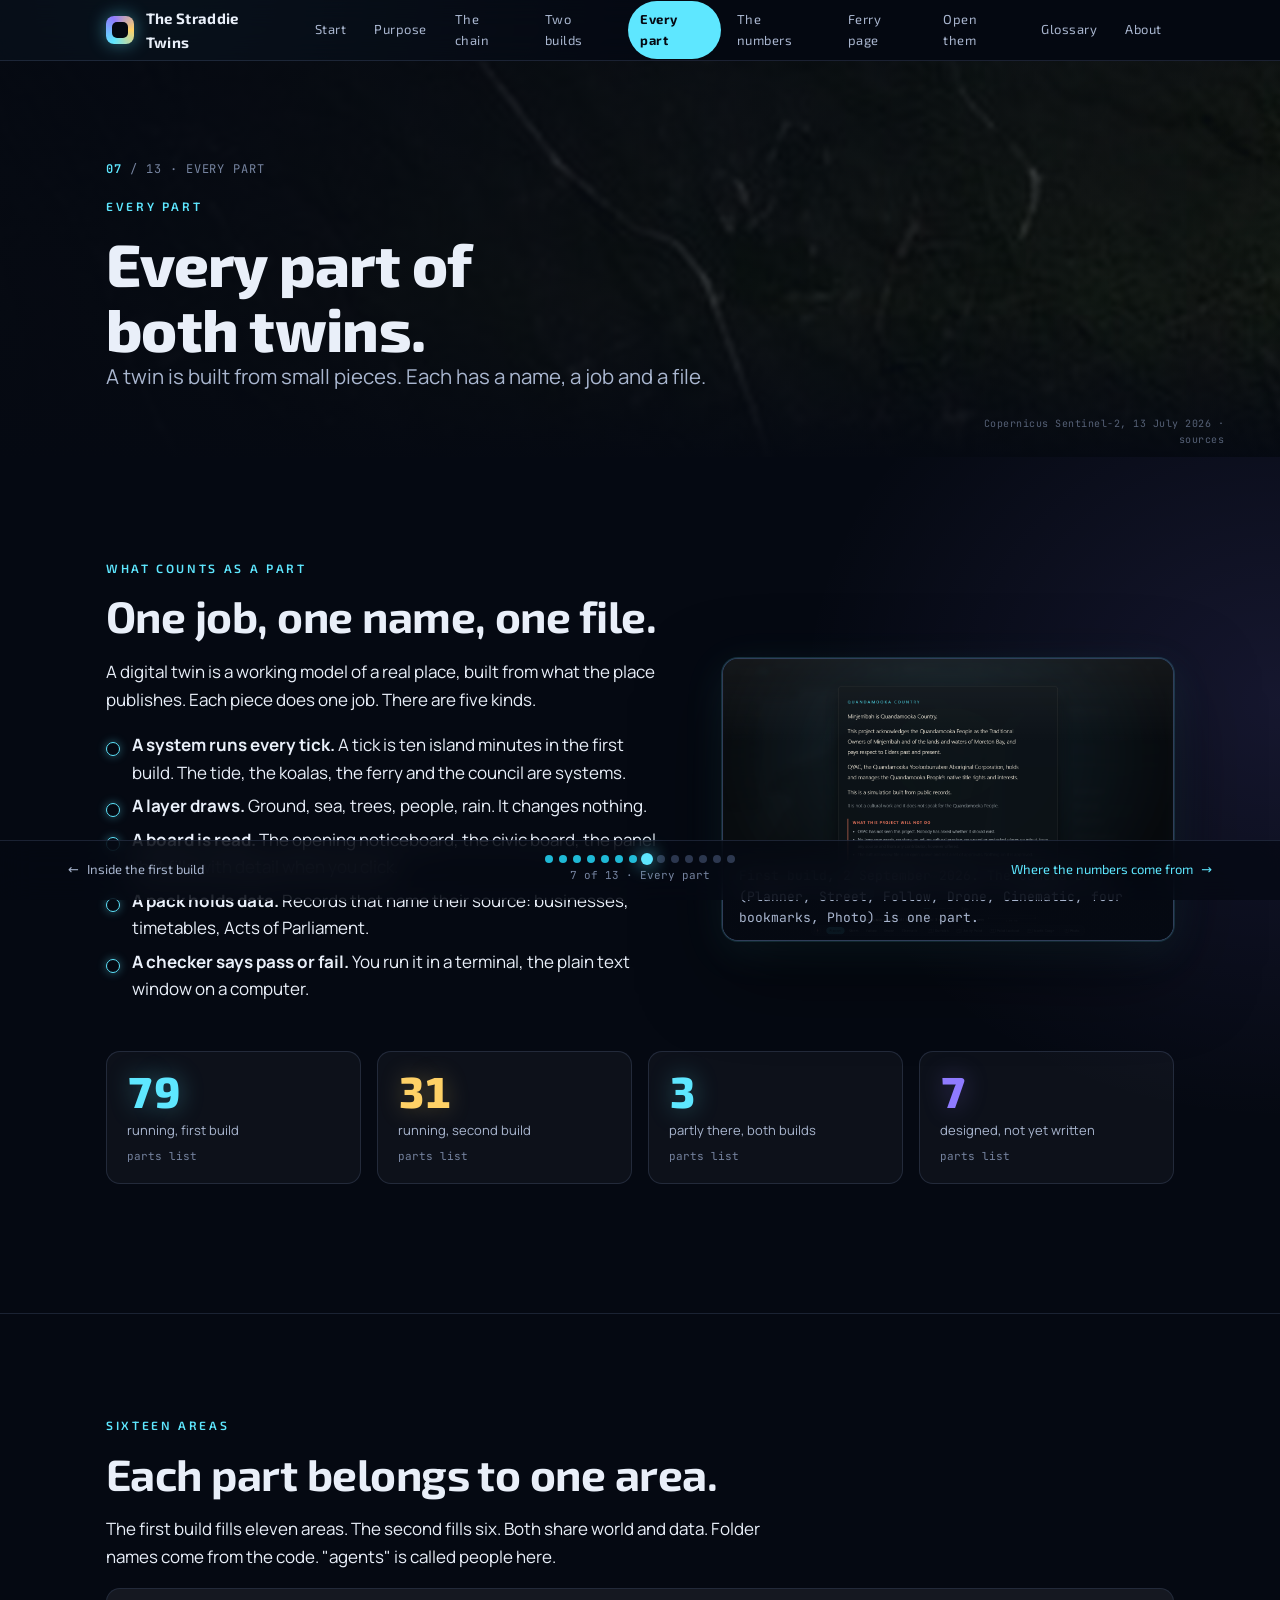
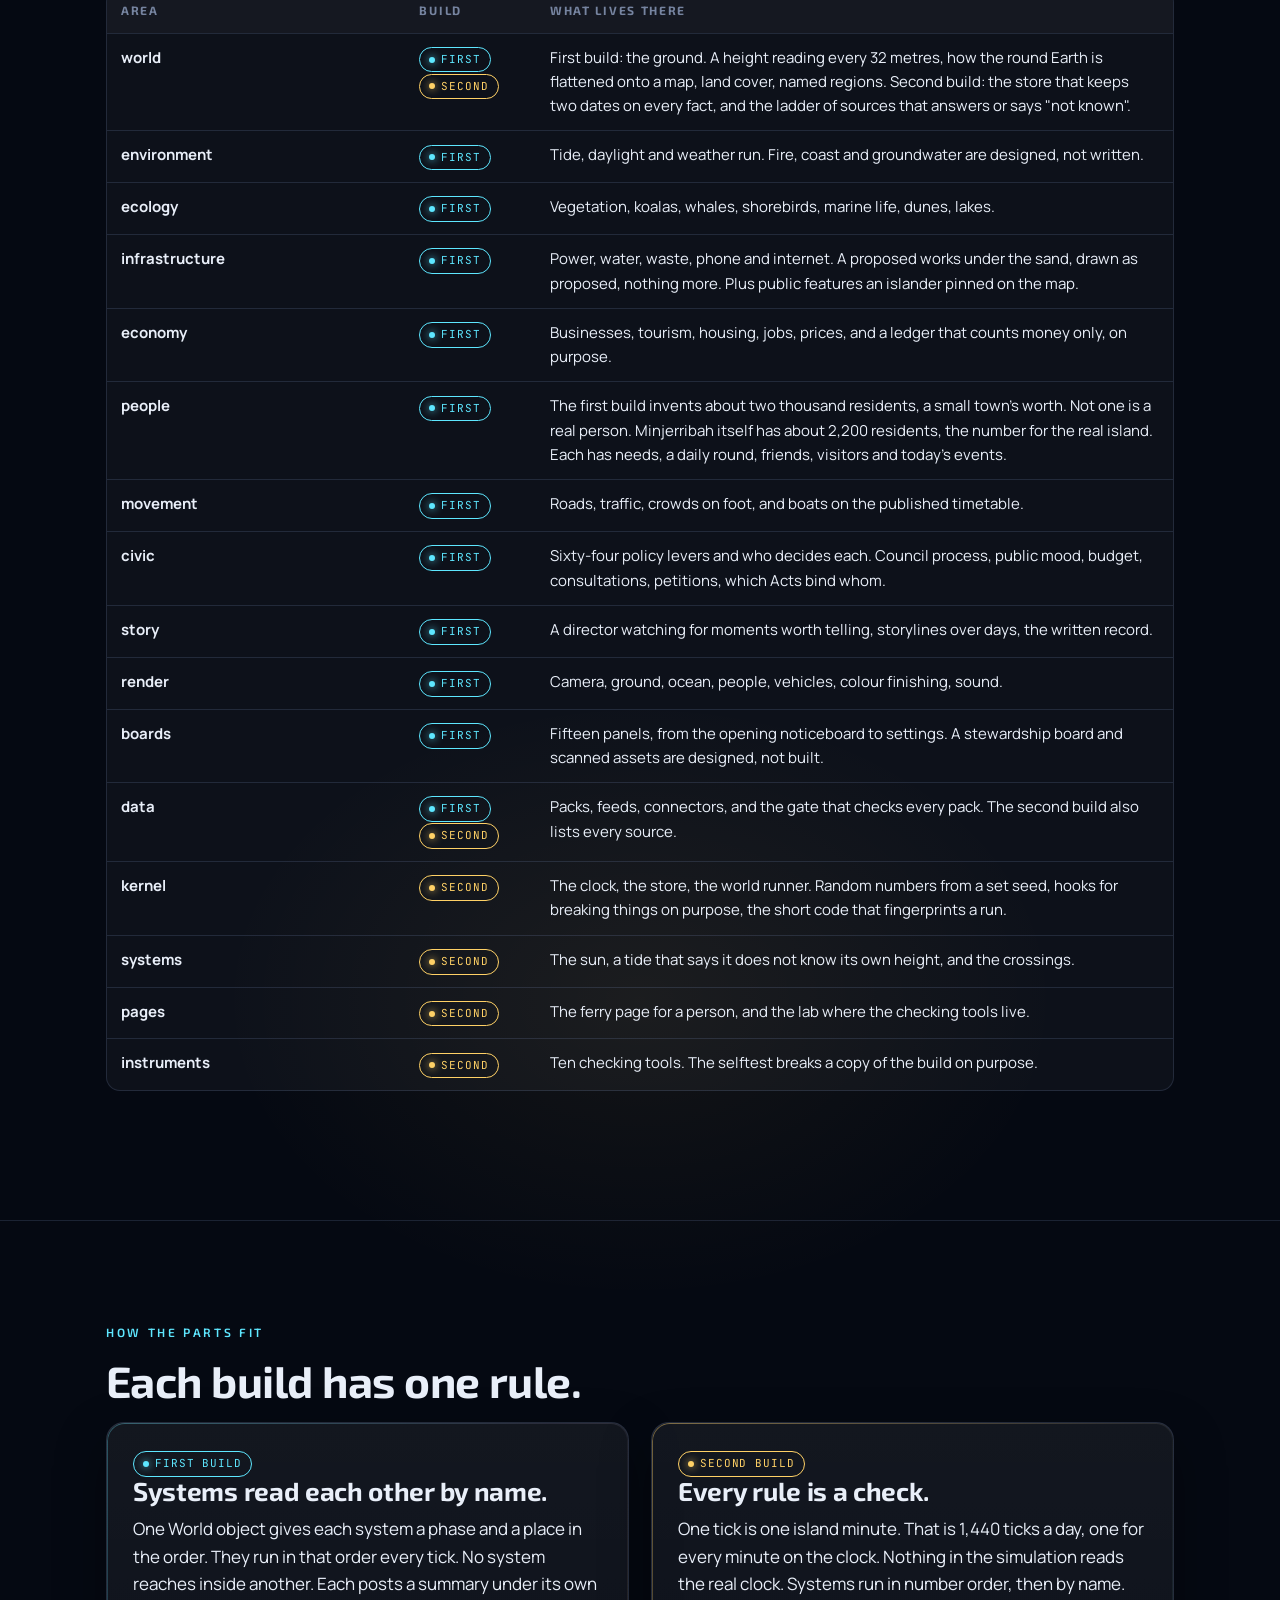
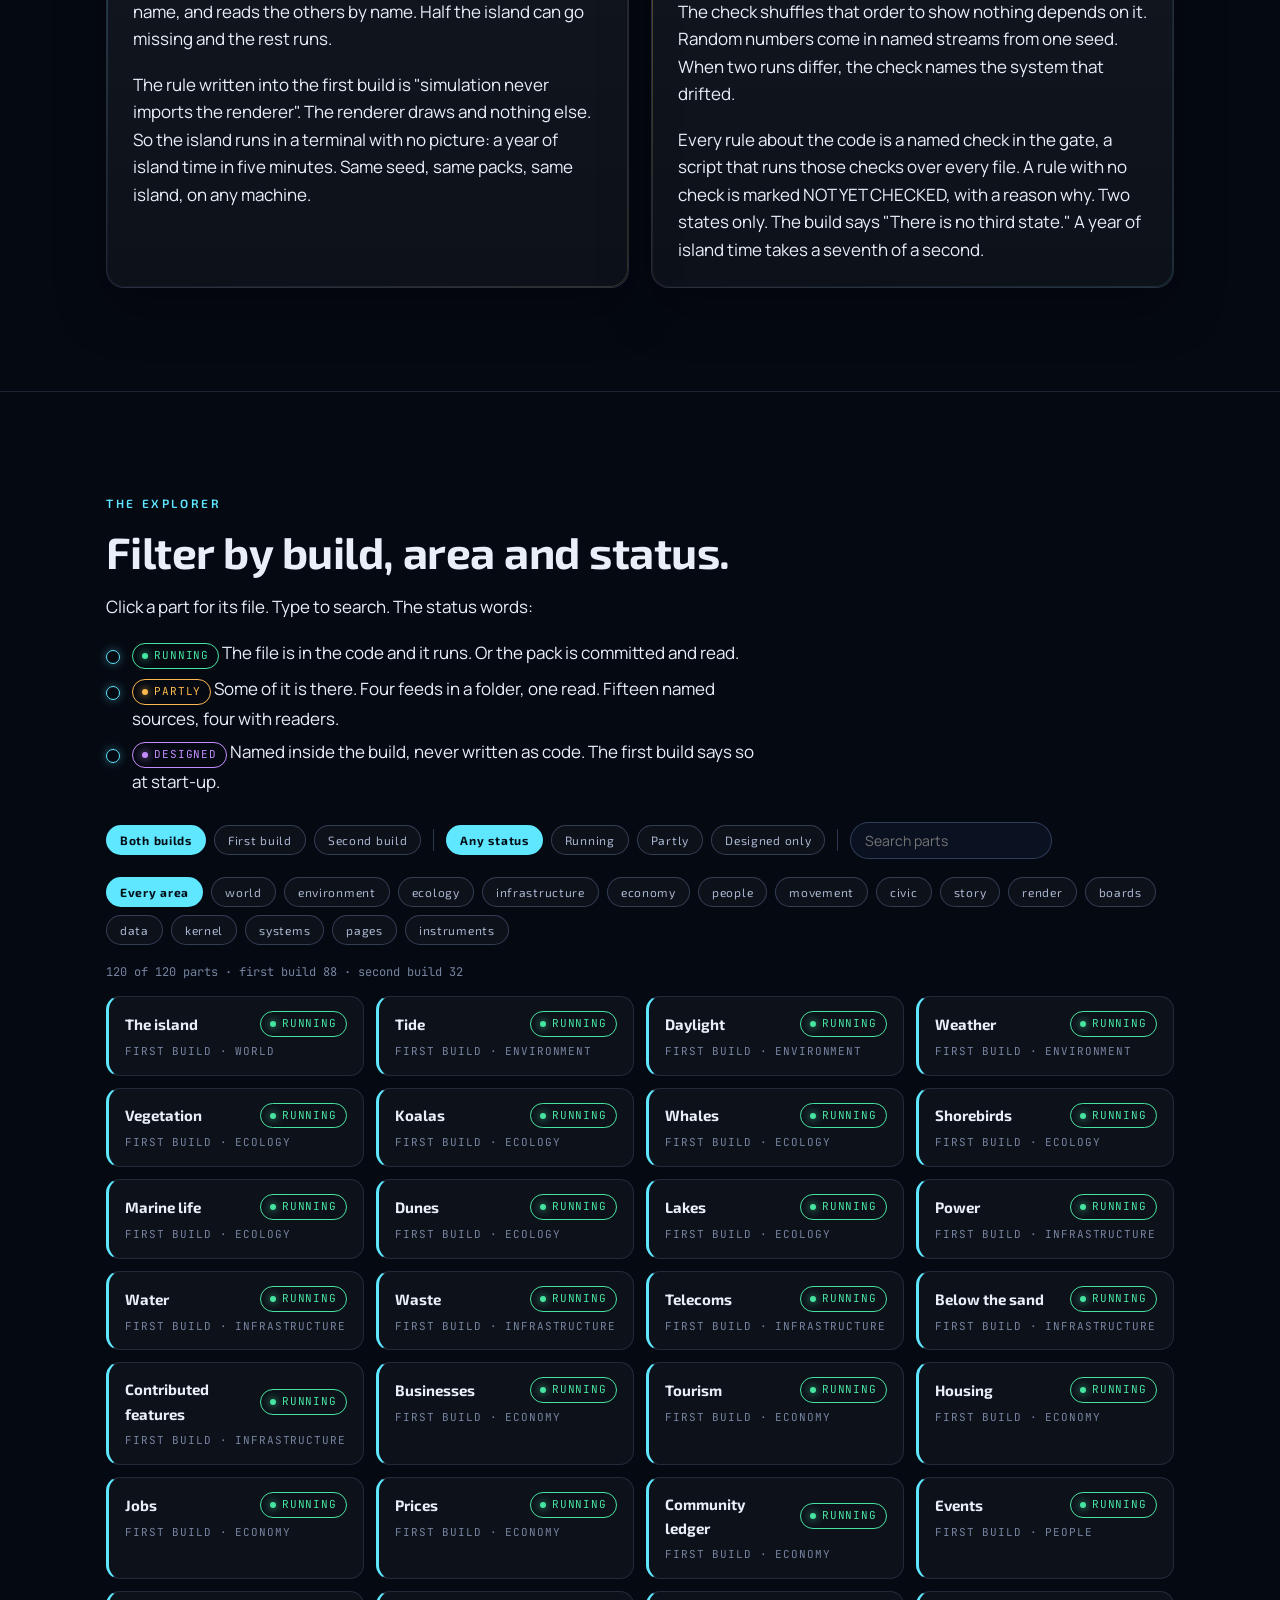
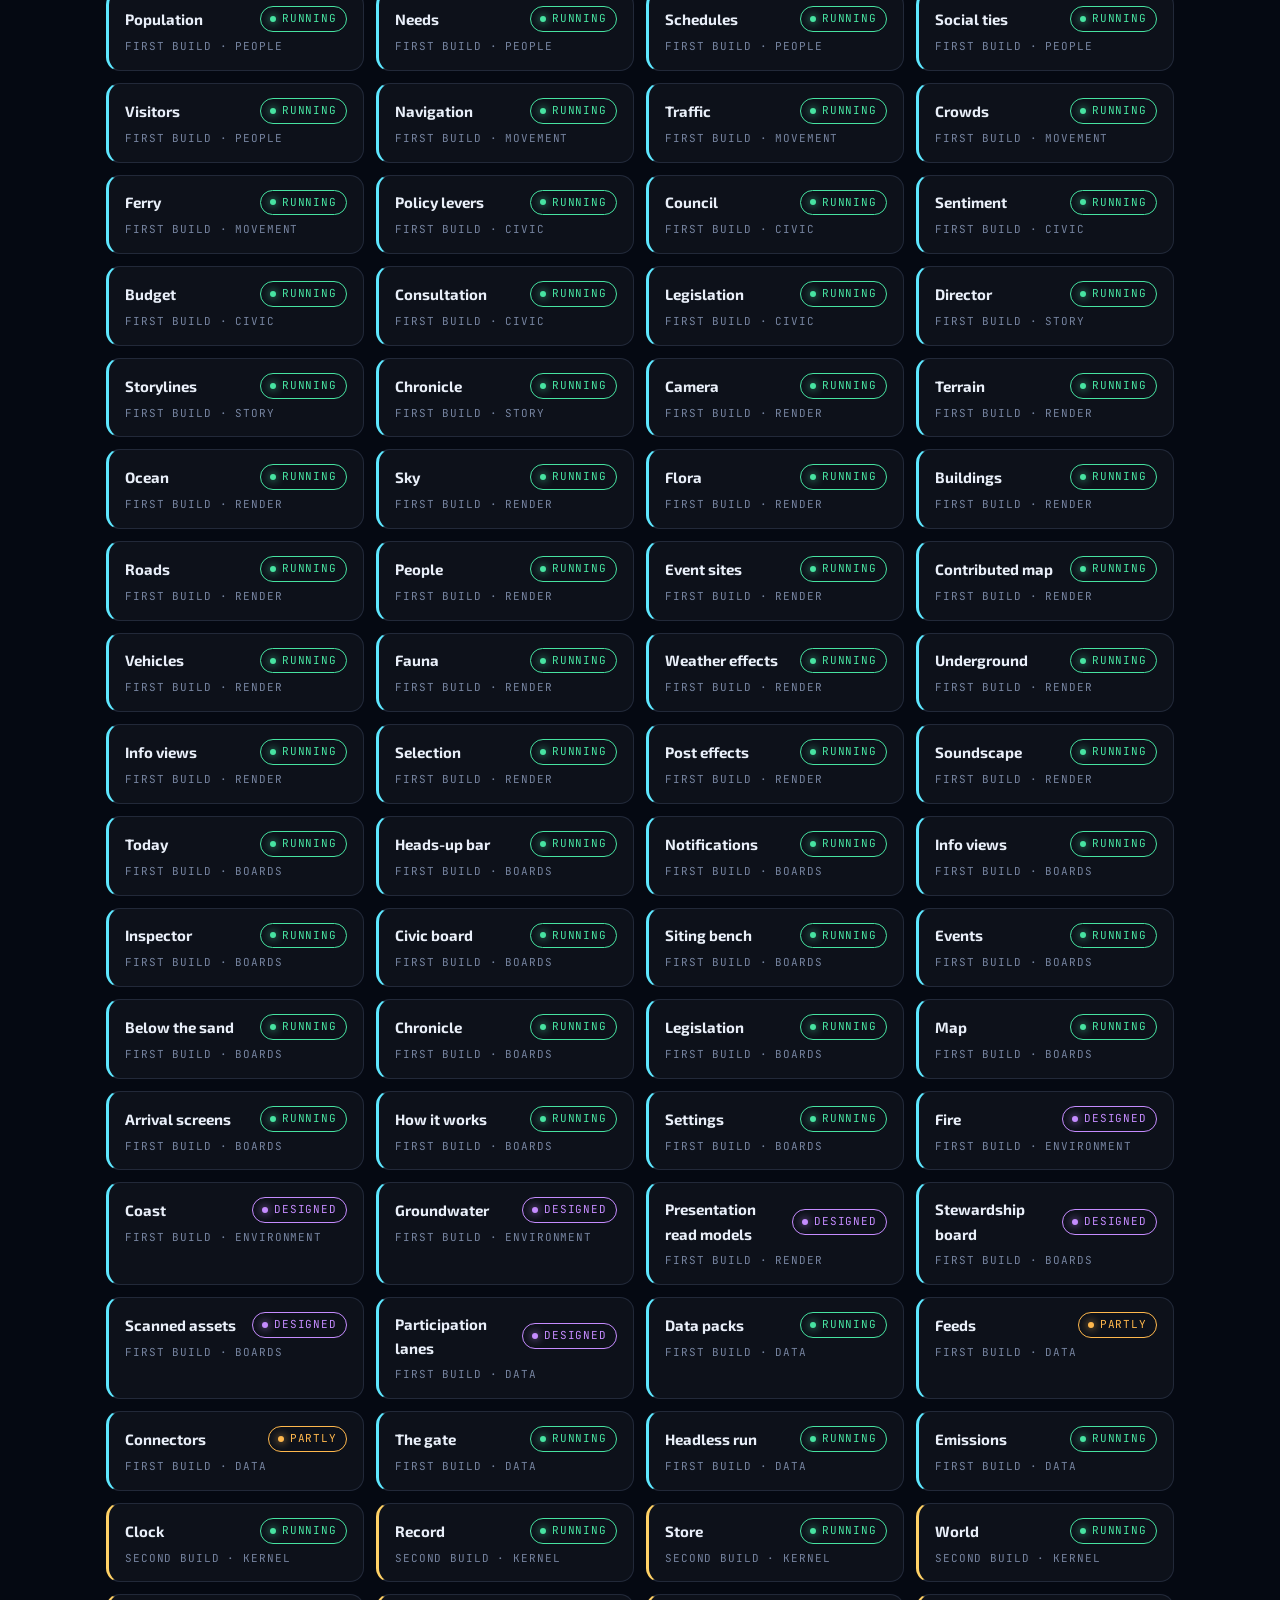
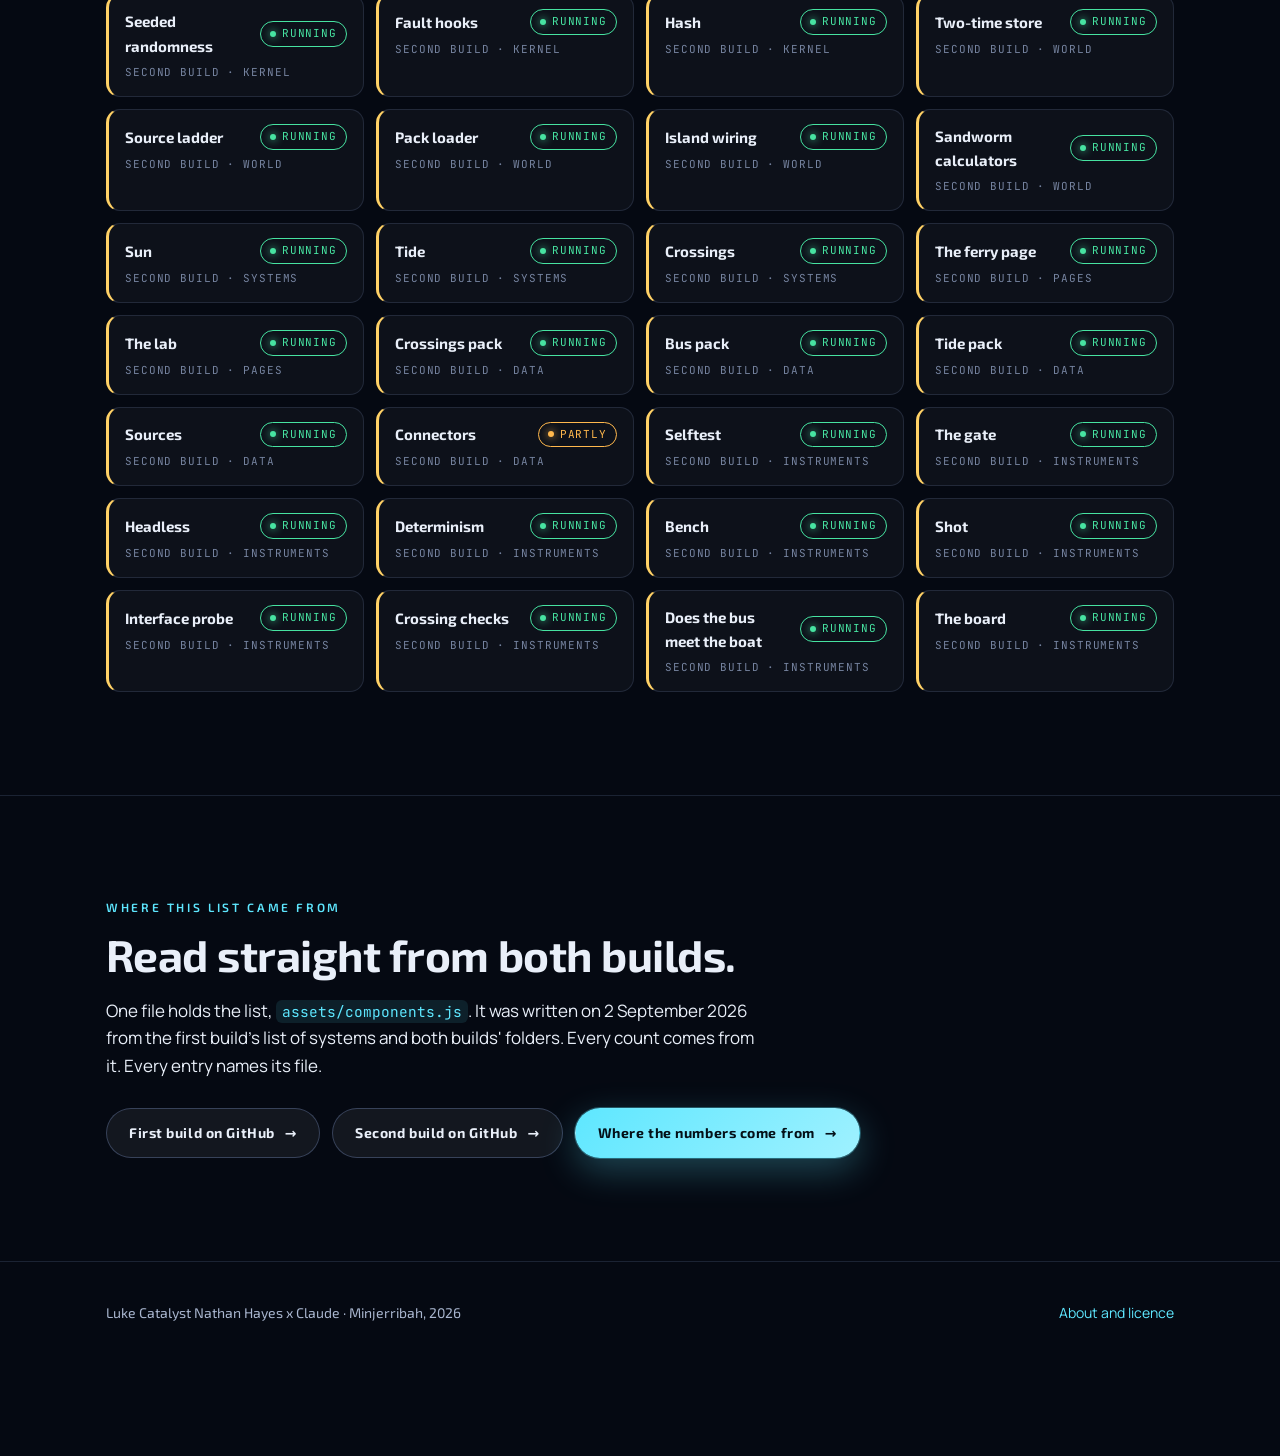
<file: systems.html>
<!DOCTYPE html>
<html lang="en-AU">
<head>
<meta charset="utf-8">
<meta name="viewport" content="width=device-width, initial-scale=1">
<title>Every part · The Straddie Twins</title>
<meta name="description" content="Every system, layer, board, pack and instrument in both Minjerribah twins, filtered by build, area and status, with the file each one lives in.">
<meta name="color-scheme" content="dark">
<meta name="theme-color" content="#050912">
<link rel="preconnect" href="https://fonts.googleapis.com">
<link rel="preconnect" href="https://fonts.gstatic.com" crossorigin>
<link rel="stylesheet" href="https://fonts.googleapis.com/css2?family=Exo+2:wght@500;600;700;800&family=Manrope:wght@400;500;700&family=JetBrains+Mono:wght@400;600&display=swap">
<link rel="icon" href="data:image/svg+xml,%3Csvg xmlns=%27http://www.w3.org/2000/svg%27 viewBox=%270 0 32 32%27%3E%3Cdefs%3E%3ClinearGradient id=%27g%27 x1=%270%27 y1=%270%27 x2=%271%27 y2=%271%27%3E%3Cstop offset=%270%27 stop-color=%27%235ee7ff%27/%3E%3Cstop offset=%27.5%27 stop-color=%27%238f7bff%27/%3E%3Cstop offset=%271%27 stop-color=%27%23ffd166%27/%3E%3C/linearGradient%3E%3C/defs%3E%3Crect width=%2732%27 height=%2732%27 rx=%278%27 fill=%27url(%23g)%27/%3E%3Crect x=%277%27 y=%277%27 width=%2718%27 height=%2718%27 rx=%275%27 fill=%27%23050912%27/%3E%3C/svg%3E">
<link rel="stylesheet" href="assets/site.css">
</head>
<body data-page="systems">
<header data-topbar></header>

<section class="page-hero">
  <div class="hero-photo" data-photo="detail-sandmine.jpg" aria-hidden="true"></div>
  <div class="wrap">
    <p class="step-tag" data-step></p>
    <p class="eyebrow">Every part</p>
    <h1>Every part of both twins.</h1>
    <p class="lede">A twin is built from small pieces. Each has a name, a job and a file.</p>
  </div>
  <p class="credit">Copernicus Sentinel-2, 13 July 2026 &middot; <a href="about.html#sources">sources</a></p>
</section>

<section class="section">
  <div class="wrap">
    <p class="eyebrow" data-reveal>What counts as a part</p>
    <h2 data-reveal>One job, one name, one file.</h2>
    <div class="split">
      <div>
        <p data-reveal>A digital twin is a working model of a real place, built from what the place publishes. Each piece does one job. There are five kinds.</p>
        <ul class="ticks" data-reveal>
          <li><b>A system runs every tick.</b> A tick is ten island minutes in the first build. The tide, the koalas, the ferry and the council are systems.</li>
          <li><b>A layer draws.</b> Ground, sea, trees, people, rain. It changes nothing.</li>
          <li><b>A board is read.</b> The opening noticeboard, the civic board, the panel that fills with detail when you click.</li>
          <li><b>A pack holds data.</b> Records that name their source: businesses, timetables, Acts of Parliament.</li>
          <li><b>A checker says pass or fail.</b> You run it in a terminal, the plain text window on a computer.</li>
        </ul>
      </div>
      <figure class="shot" data-reveal>
        <img src="assets/shots/first-boot.png" alt="First build opening screen. An acknowledgement panel and a list of what the project will not do, over a dark island." loading="lazy">
        <figcaption>First build, 2 September 2026. The camera bar (Planner, Street, Follow, Drone, Cinematic, four bookmarks, Photo) is one part.</figcaption>
      </figure>
    </div>
    <div class="stats" data-reveal>
      <div class="stat"><div class="n" data-count-parts="first:*:running">0</div><div class="l">running, first build</div><div class="src">parts list</div></div>
      <div class="stat"><div class="n gold" data-count-parts="second:*:running">0</div><div class="l">running, second build</div><div class="src">parts list</div></div>
      <div class="stat"><div class="n" data-count-parts="*:*:partial">0</div><div class="l">partly there, both builds</div><div class="src">parts list</div></div>
      <div class="stat"><div class="n violet" data-count-parts="*:*:designed">0</div><div class="l">designed, not yet written</div><div class="src">parts list</div></div>
    </div>
  </div>
</section>

<section class="section">
  <div class="wrap">
    <p class="eyebrow" data-reveal>Sixteen areas</p>
    <h2 data-reveal>Each part belongs to one area.</h2>
    <p data-reveal>The first build fills eleven areas. The second fills six. Both share world and data. Folder names come from the code. "agents" is called people here.</p>
    <div class="table-wrap" data-reveal>
      <table>
        <thead><tr><th scope="col">Area</th><th scope="col">Build</th><th scope="col">What lives there</th></tr></thead>
        <tbody>
          <tr><td class="k"><b>world</b></td><td><span class="chip first">first</span> <span class="chip second">second</span></td><td>First build: the ground. A height reading every 32 metres, how the round Earth is flattened onto a map, land cover, named regions. Second build: the store that keeps two dates on every fact, and the ladder of sources that answers or says "not known".</td></tr>
          <tr><td class="k"><b>environment</b></td><td><span class="chip first">first</span></td><td>Tide, daylight and weather run. Fire, coast and groundwater are designed, not written.</td></tr>
          <tr><td class="k"><b>ecology</b></td><td><span class="chip first">first</span></td><td>Vegetation, koalas, whales, shorebirds, marine life, dunes, lakes.</td></tr>
          <tr><td class="k"><b>infrastructure</b></td><td><span class="chip first">first</span></td><td>Power, water, waste, phone and internet. A proposed works under the sand, drawn as proposed, nothing more. Plus public features an islander pinned on the map.</td></tr>
          <tr><td class="k"><b>economy</b></td><td><span class="chip first">first</span></td><td>Businesses, tourism, housing, jobs, prices, and a ledger that counts money only, on purpose.</td></tr>
          <tr><td class="k"><b>people</b></td><td><span class="chip first">first</span></td><td>The first build invents about two thousand residents, a small town's worth. Not one is a real person. Minjerribah itself has about 2,200 residents, the number for the real island. Each has needs, a daily round, friends, visitors and today's events.</td></tr>
          <tr><td class="k"><b>movement</b></td><td><span class="chip first">first</span></td><td>Roads, traffic, crowds on foot, and boats on the published timetable.</td></tr>
          <tr><td class="k"><b>civic</b></td><td><span class="chip first">first</span></td><td>Sixty-four policy levers and who decides each. Council process, public mood, budget, consultations, petitions, which Acts bind whom.</td></tr>
          <tr><td class="k"><b>story</b></td><td><span class="chip first">first</span></td><td>A director watching for moments worth telling, storylines over days, the written record.</td></tr>
          <tr><td class="k"><b>render</b></td><td><span class="chip first">first</span></td><td>Camera, ground, ocean, people, vehicles, colour finishing, sound.</td></tr>
          <tr><td class="k"><b>boards</b></td><td><span class="chip first">first</span></td><td>Fifteen panels, from the opening noticeboard to settings. A stewardship board and scanned assets are designed, not built.</td></tr>
          <tr><td class="k"><b>data</b></td><td><span class="chip first">first</span> <span class="chip second">second</span></td><td>Packs, feeds, connectors, and the gate that checks every pack. The second build also lists every source.</td></tr>
          <tr><td class="k"><b>kernel</b></td><td><span class="chip second">second</span></td><td>The clock, the store, the world runner. Random numbers from a set seed, hooks for breaking things on purpose, the short code that fingerprints a run.</td></tr>
          <tr><td class="k"><b>systems</b></td><td><span class="chip second">second</span></td><td>The sun, a tide that says it does not know its own height, and the crossings.</td></tr>
          <tr><td class="k"><b>pages</b></td><td><span class="chip second">second</span></td><td>The ferry page for a person, and the lab where the checking tools live.</td></tr>
          <tr><td class="k"><b>instruments</b></td><td><span class="chip second">second</span></td><td>Ten checking tools. The selftest breaks a copy of the build on purpose.</td></tr>
        </tbody>
      </table>
    </div>
  </div>
</section>

<section class="section">
  <div class="wrap">
    <p class="eyebrow" data-reveal>How the parts fit</p>
    <h2 data-reveal>Each build has one rule.</h2>
    <div class="grid grid-2">
      <div class="card" data-reveal>
        <span class="chip first">First build</span>
        <h3>Systems read each other by name.</h3>
        <p>One World object gives each system a phase and a place in the order. They run in that order every tick. No system reaches inside another. Each posts a summary under its own name, and reads the others by name. Half the island can go missing and the rest runs.</p>
        <p>The rule written into the first build is "simulation never imports the renderer". The renderer draws and nothing else. So the island runs in a terminal with no picture: a year of island time in five minutes. Same seed, same packs, same island, on any machine.</p>
      </div>
      <div class="card gold" data-reveal>
        <span class="chip second">Second build</span>
        <h3>Every rule is a check.</h3>
        <p>One tick is one island minute. That is 1,440 ticks a day, one for every minute on the clock. Nothing in the simulation reads the real clock. Systems run in number order, then by name. The check shuffles that order to show nothing depends on it. Random numbers come in named streams from one seed. When two runs differ, the check names the system that drifted.</p>
        <p>Every rule about the code is a named check in the gate, a script that runs those checks over every file. A rule with no check is marked NOT YET CHECKED, with a reason why. Two states only. The build says "There is no third state." A year of island time takes a seventh of a second.</p>
      </div>
    </div>
  </div>
</section>

<section class="section">
  <div class="wrap">
    <p class="eyebrow" data-reveal>The explorer</p>
    <h2 data-reveal>Filter by build, area and status.</h2>
    <p data-reveal>Click a part for its file. Type to search. The status words:</p>
    <ul class="ticks" data-reveal>
      <li><span class="chip running">running</span> The file is in the code and it runs. Or the pack is committed and read.</li>
      <li><span class="chip partial">partly</span> Some of it is there. Four feeds in a folder, one read. Fifteen named sources, four with readers.</li>
      <li><span class="chip designed">designed</span> Named inside the build, never written as code. The first build says so at start-up.</li>
    </ul>
    <div class="explorer" data-explorer></div>
  </div>
</section>

<section class="section">
  <div class="wrap">
    <p class="eyebrow" data-reveal>Where this list came from</p>
    <h2 data-reveal>Read straight from both builds.</h2>
    <p data-reveal>One file holds the list, <code>assets/components.js</code>. It was written on 2 September 2026 from the first build's list of systems and both builds' folders. Every count comes from it. Every entry names its file.</p>
    <div class="hero-actions" data-reveal>
      <a class="btn" href="https://github.com/auraofintelligence/minjerribah-living-twin">First build on GitHub <span class="arrow" aria-hidden="true">&rarr;</span></a>
      <a class="btn" href="https://github.com/auraofintelligence/second-island">Second build on GitHub <span class="arrow" aria-hidden="true">&rarr;</span></a>
      <a class="btn primary" href="data.html">Where the numbers come from <span class="arrow" aria-hidden="true">&rarr;</span></a>
    </div>
  </div>
</section>

<footer class="site"><div class="wrap"><span class="sig">Luke Catalyst Nathan Hayes x Claude · Minjerribah, 2026</span><span><a href="about.html">About and licence</a></span></div></footer>
<nav data-rail aria-label="The walk"></nav>
<script src="assets/components.js"></script>
<script src="assets/site.js"></script>
</body>
</html>
</file>
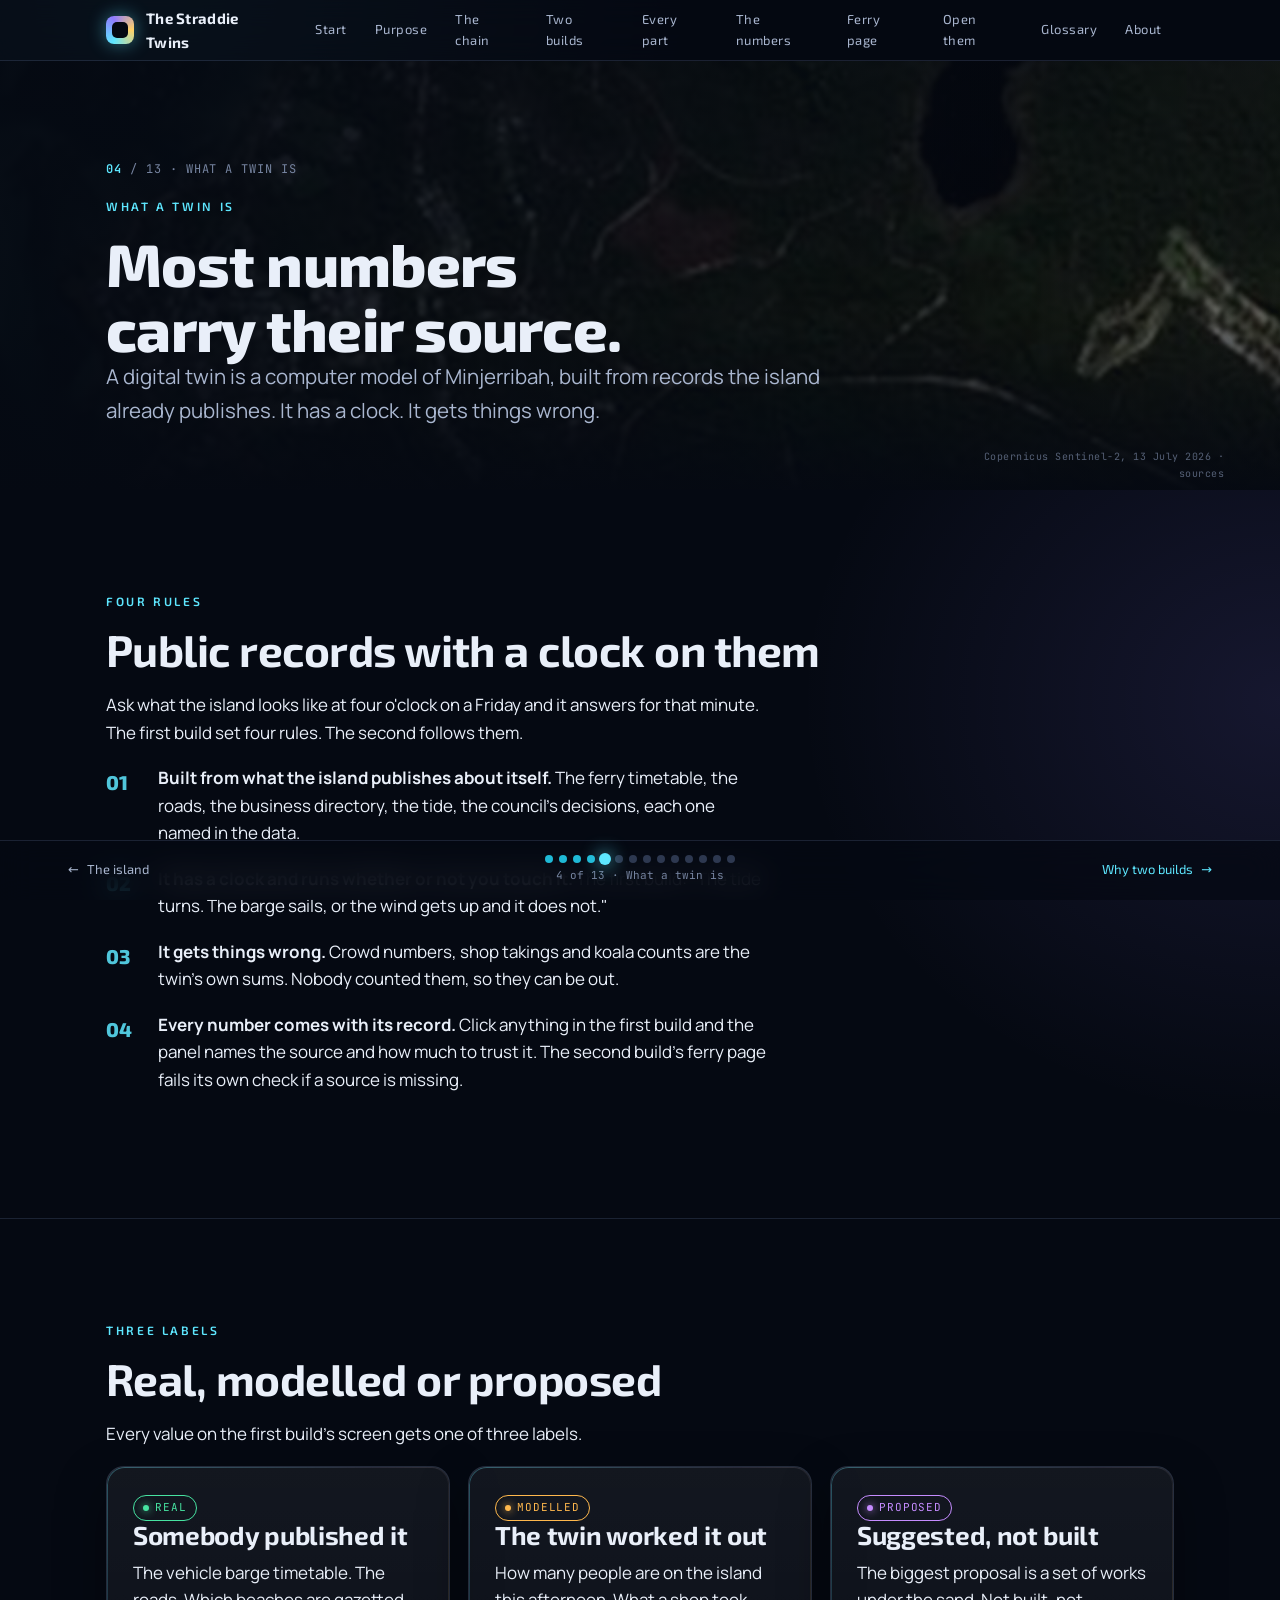
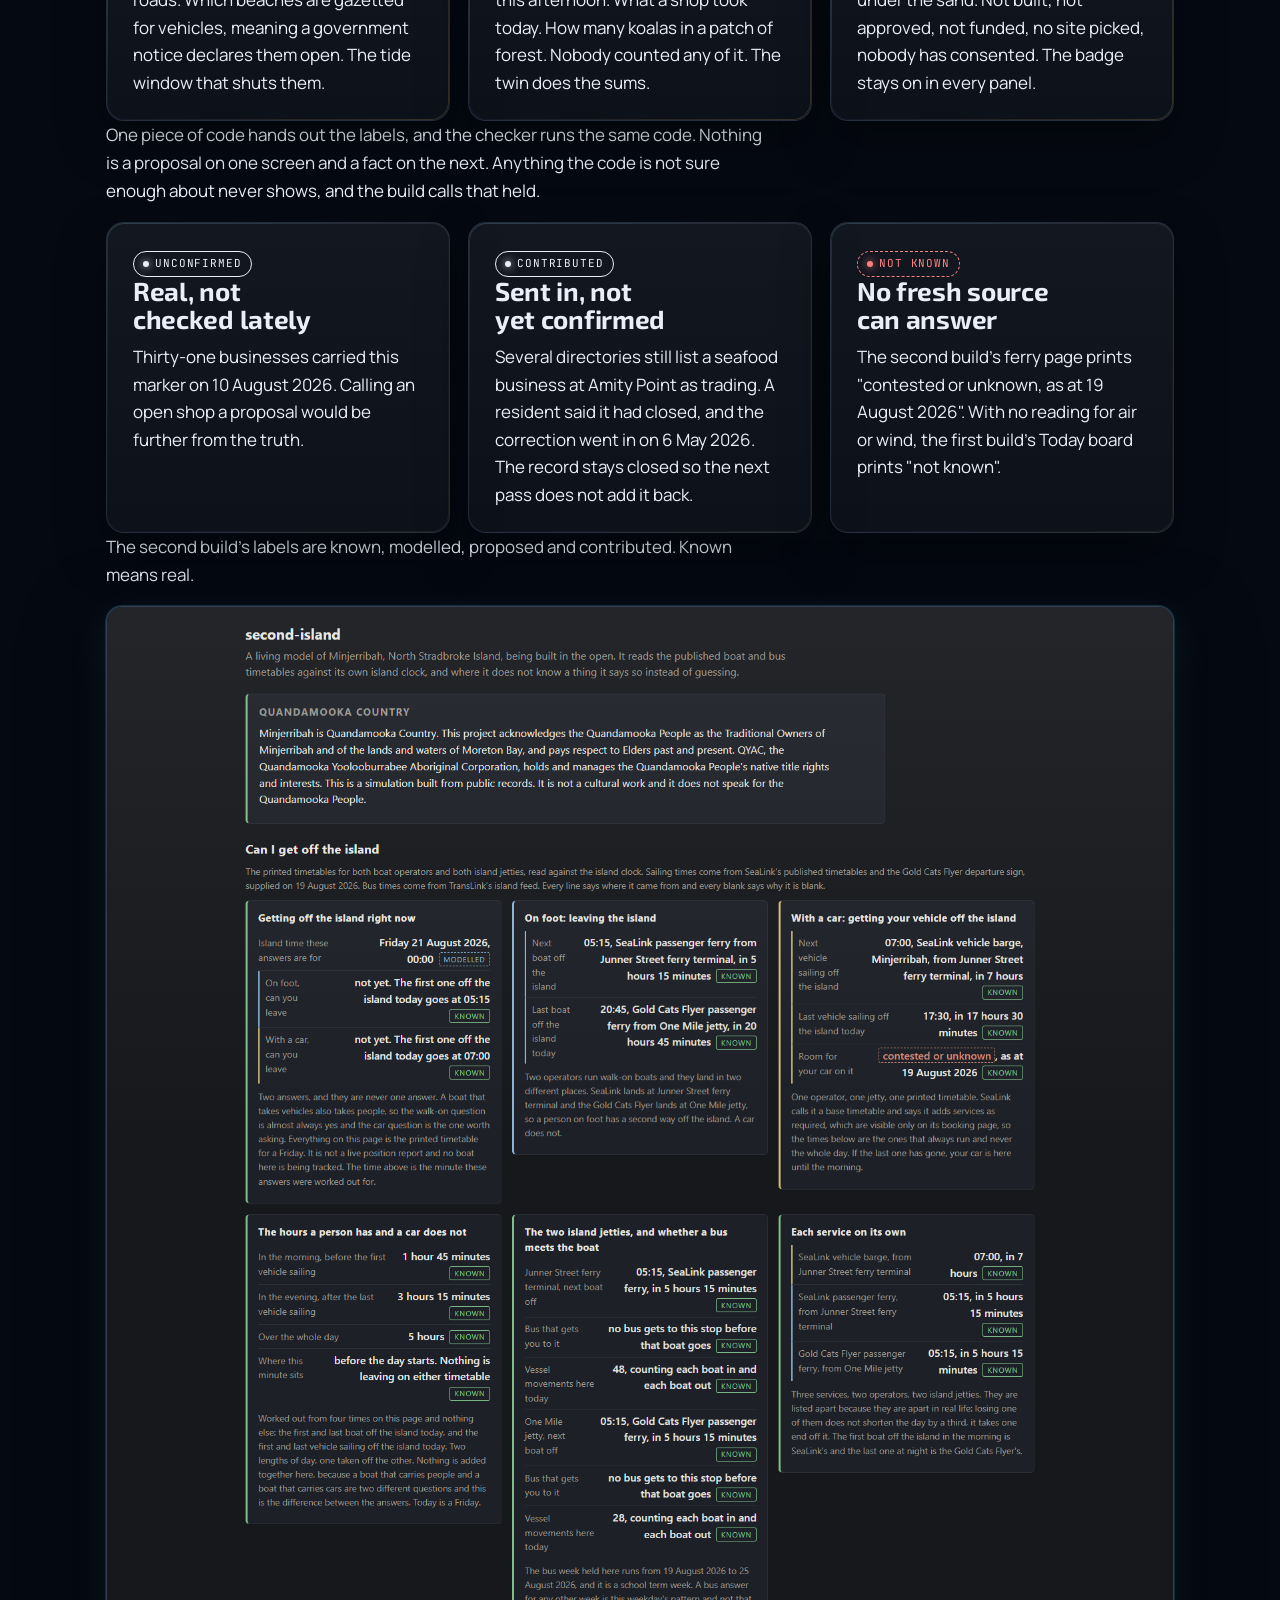
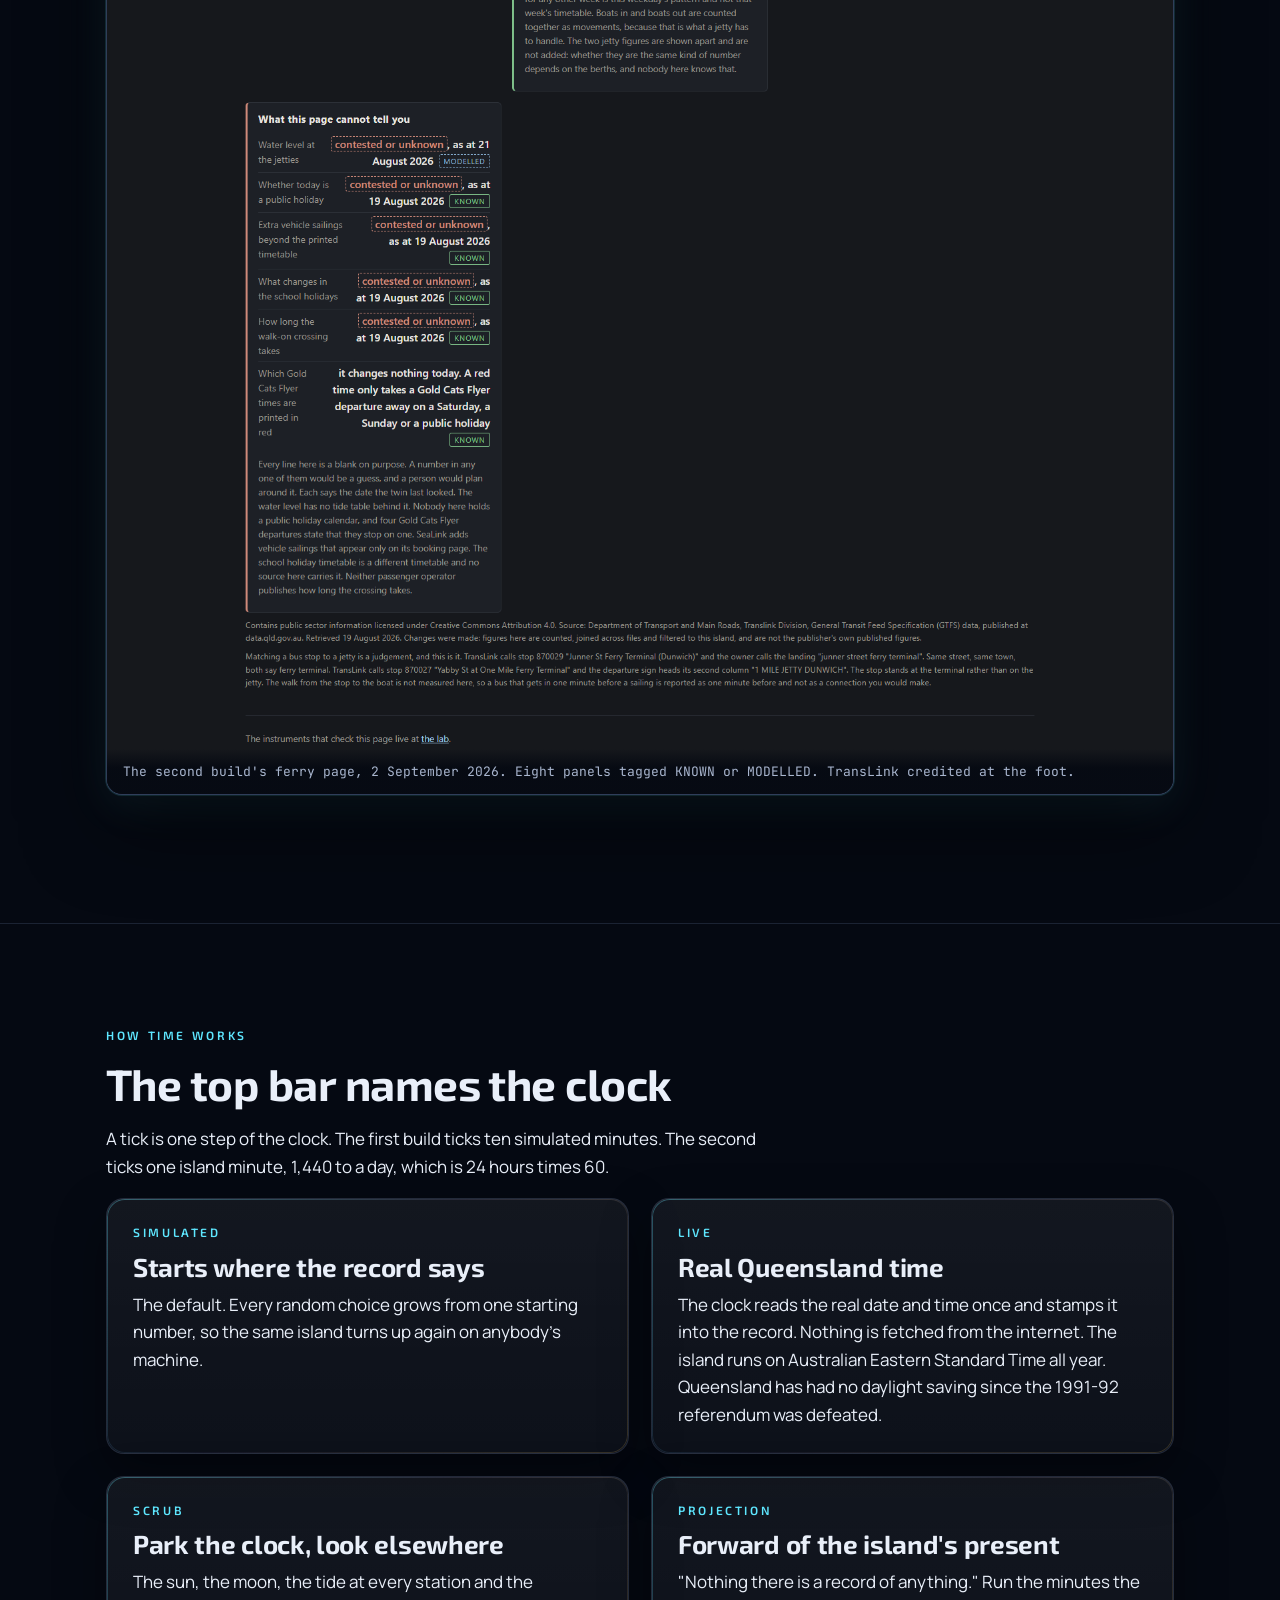
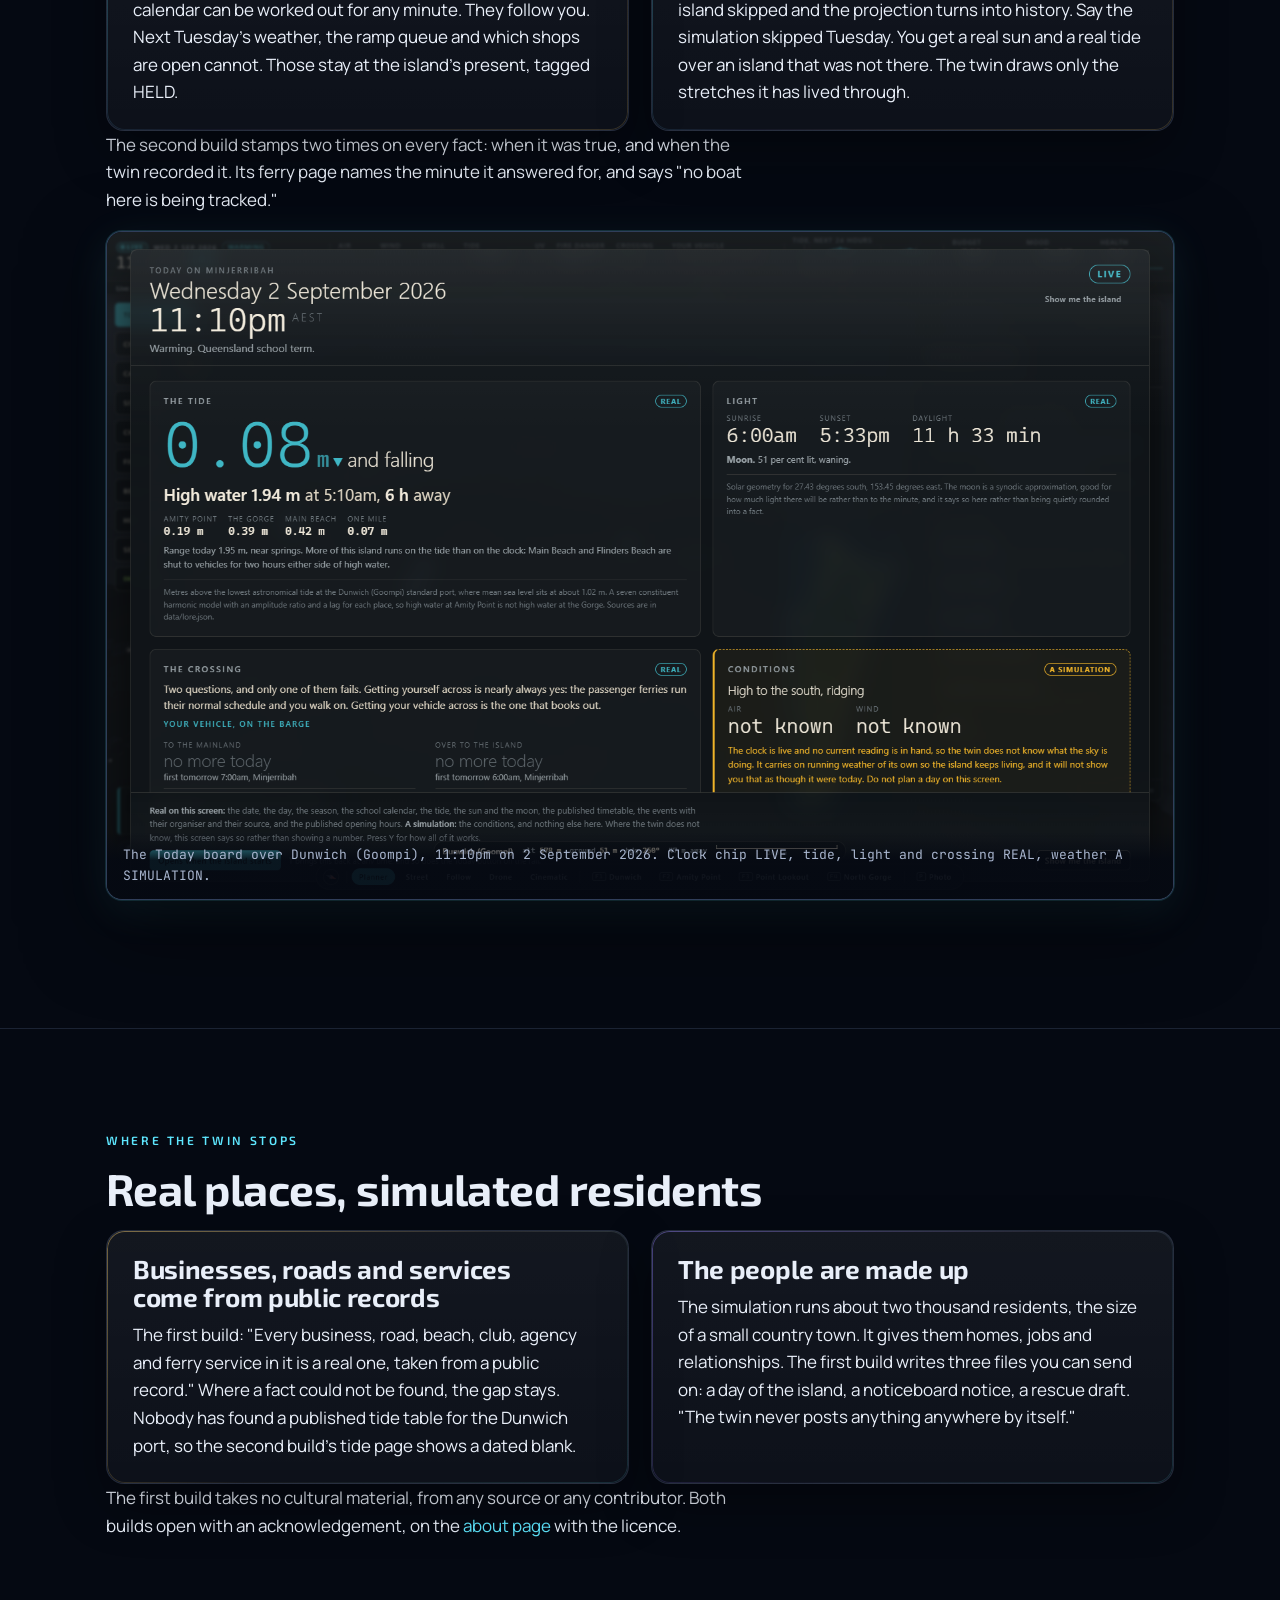
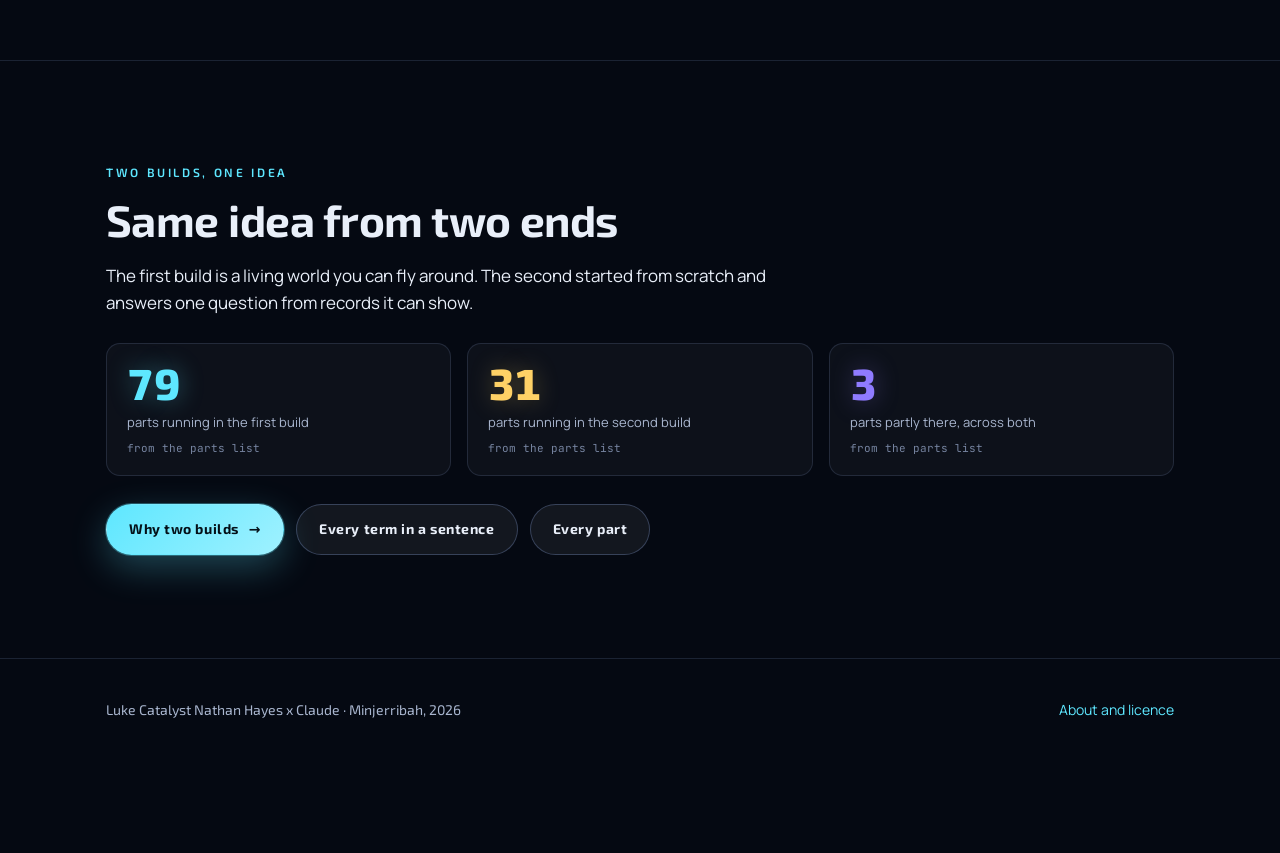
<file: twin.html>
<!DOCTYPE html>
<html lang="en-AU">
<head>
<meta charset="utf-8">
<meta name="viewport" content="width=device-width, initial-scale=1">
<title>What a twin is · The Straddie Twins</title>
<meta name="description" content="A digital twin in plain words: a model of the island built from what it has published about itself, with a clock, that gets things wrong, and where every number can say where it came from.">
<meta name="color-scheme" content="dark">
<meta name="theme-color" content="#050912">
<link rel="preconnect" href="https://fonts.googleapis.com">
<link rel="preconnect" href="https://fonts.gstatic.com" crossorigin>
<link rel="stylesheet" href="https://fonts.googleapis.com/css2?family=Exo+2:wght@500;600;700;800&family=Manrope:wght@400;500;700&family=JetBrains+Mono:wght@400;600&display=swap">
<link rel="icon" href="data:image/svg+xml,%3Csvg xmlns=%27http://www.w3.org/2000/svg%27 viewBox=%270 0 32 32%27%3E%3Cdefs%3E%3ClinearGradient id=%27g%27 x1=%270%27 y1=%270%27 x2=%271%27 y2=%271%27%3E%3Cstop offset=%270%27 stop-color=%27%235ee7ff%27/%3E%3Cstop offset=%27.5%27 stop-color=%27%238f7bff%27/%3E%3Cstop offset=%271%27 stop-color=%27%23ffd166%27/%3E%3C/linearGradient%3E%3C/defs%3E%3Crect width=%2732%27 height=%2732%27 rx=%278%27 fill=%27url(%23g)%27/%3E%3Crect x=%277%27 y=%277%27 width=%2718%27 height=%2718%27 rx=%275%27 fill=%27%23050912%27/%3E%3C/svg%3E">
<link rel="stylesheet" href="assets/site.css">
</head>
<body data-page="twin">
<header data-topbar></header>

<section class="page-hero">
  <div class="hero-photo" data-photo="detail-dunwich.jpg" aria-hidden="true"></div>
  <div class="wrap">
    <p class="step-tag" data-step></p>
    <p class="eyebrow">What a twin is</p>
    <h1>Most numbers carry their source.</h1>
    <p class="lede">A digital twin is a computer model of Minjerribah, built from records the island already publishes. It has a clock. It gets things wrong.</p>
  </div>
  <p class="credit">Copernicus Sentinel-2, 13 July 2026 &middot; <a href="about.html#sources">sources</a></p>
</section>

<section class="section">
  <div class="wrap">
    <p class="eyebrow" data-reveal>Four rules</p>
    <h2 data-reveal>Public records with a clock on them</h2>
    <p data-reveal>Ask what the island looks like at four o'clock on a Friday and it answers for that minute. The first build set four rules. The second follows them.</p>
    <ol class="numbered" data-reveal>
      <li><b>Built from what the island publishes about itself.</b> The ferry timetable, the roads, the business directory, the tide, the council's decisions, each one named in the data.</li>
      <li><b>It has a clock and runs whether or not you touch it.</b> The first build: "The tide turns. The barge sails, or the wind gets up and it does not."</li>
      <li><b>It gets things wrong.</b> Crowd numbers, shop takings and koala counts are the twin's own sums. Nobody counted them, so they can be out.</li>
      <li><b>Every number comes with its record.</b> Click anything in the first build and the panel names the source and how much to trust it. The second build's ferry page fails its own check if a source is missing.</li>
    </ol>
  </div>
</section>

<section class="section">
  <div class="wrap">
    <p class="eyebrow" data-reveal>Three labels</p>
    <h2 data-reveal>Real, modelled or proposed</h2>
    <p data-reveal>Every value on the first build's screen gets one of three labels.</p>
    <div class="cards">
      <div class="card" data-reveal><span class="chip real">Real</span><h3>Somebody published it</h3><p>The vehicle barge timetable. The roads. Which beaches are gazetted for vehicles, meaning a government notice declares them open. The tide window that shuts them.</p></div>
      <div class="card" data-reveal><span class="chip modelled">Modelled</span><h3>The twin worked it out</h3><p>How many people are on the island this afternoon. What a shop took today. How many koalas in a patch of forest. Nobody counted any of it. The twin does the sums.</p></div>
      <div class="card" data-reveal><span class="chip proposed">Proposed</span><h3>Suggested, not built</h3><p>The biggest proposal is a set of works under the sand. Not built, not approved, not funded, no site picked, nobody has consented. The badge stays on in every panel.</p></div>
    </div>
    <p data-reveal>One piece of code hands out the labels, and the checker runs the same code. Nothing is a proposal on one screen and a fact on the next. Anything the code is not sure enough about never shows, and the build calls that held.</p>
    <div class="cards">
      <div class="card quiet" data-reveal><span class="chip">Unconfirmed</span><h3>Real, not checked lately</h3><p>Thirty-one businesses carried this marker on 10 August 2026. Calling an open shop a proposal would be further from the truth.</p></div>
      <div class="card quiet" data-reveal><span class="chip">Contributed</span><h3>Sent in, not yet confirmed</h3><p>Several directories still list a seafood business at Amity Point as trading. A resident said it had closed, and the correction went in on 6 May 2026. The record stays closed so the next pass does not add it back.</p></div>
      <div class="card quiet" data-reveal><span class="chip unknown">Not known</span><h3>No fresh source can answer</h3><p>The second build's ferry page prints "contested or unknown, as at 19 August 2026". With no reading for air or wind, the first build's Today board prints "not known".</p></div>
    </div>
    <p data-reveal>The second build's labels are known, modelled, proposed and contributed. Known means real.</p>
    <figure class="shot" data-reveal>
      <img src="assets/shots/second-front.png" alt="The second build's ferry page, headed Can I get off the island, with eight panels tagged KNOWN or MODELLED." loading="lazy">
      <figcaption>The second build's ferry page, 2 September 2026. Eight panels tagged KNOWN or MODELLED. TransLink credited at the foot.</figcaption>
    </figure>
  </div>
</section>

<section class="section">
  <div class="wrap">
    <p class="eyebrow" data-reveal>How time works</p>
    <h2 data-reveal>The top bar names the clock</h2>
    <p data-reveal>A tick is one step of the clock. The first build ticks ten simulated minutes. The second ticks one island minute, 1,440 to a day, which is 24 hours times 60.</p>
    <div class="grid grid-2">
      <div class="card" data-reveal><p class="eyebrow">Simulated</p><h3>Starts where the record says</h3><p>The default. Every random choice grows from one starting number, so the same island turns up again on anybody's machine.</p></div>
      <div class="card" data-reveal><p class="eyebrow">Live</p><h3>Real Queensland time</h3><p>The clock reads the real date and time once and stamps it into the record. Nothing is fetched from the internet. The island runs on Australian Eastern Standard Time all year. Queensland has had no daylight saving since the 1991-92 referendum was defeated.</p></div>
      <div class="card" data-reveal><p class="eyebrow">Scrub</p><h3>Park the clock, look elsewhere</h3><p>The sun, the moon, the tide at every station and the calendar can be worked out for any minute. They follow you. Next Tuesday's weather, the ramp queue and which shops are open cannot. Those stay at the island's present, tagged HELD.</p></div>
      <div class="card" data-reveal><p class="eyebrow">Projection</p><h3>Forward of the island's present</h3><p>"Nothing there is a record of anything." Run the minutes the island skipped and the projection turns into history. Say the simulation skipped Tuesday. You get a real sun and a real tide over an island that was not there. The twin draws only the stretches it has lived through.</p></div>
    </div>
    <p data-reveal>The second build stamps two times on every fact: when it was true, and when the twin recorded it. Its ferry page names the minute it answered for, and says "no boat here is being tracked."</p>
    <figure class="shot" data-reveal>
      <img src="assets/shots/first-dunwich.png" alt="The first build's Today board over Dunwich (Goompi) at night, clock chip reading LIVE, each panel tagged real or a simulation." loading="lazy">
      <figcaption>The Today board over Dunwich (Goompi), 11:10pm on 2 September 2026. Clock chip LIVE, tide, light and crossing REAL, weather A SIMULATION.</figcaption>
    </figure>
  </div>
</section>

<section class="section">
  <div class="wrap">
    <p class="eyebrow" data-reveal>Where the twin stops</p>
    <h2 data-reveal>Real places, simulated residents</h2>
    <div class="grid grid-2">
      <div class="card gold" data-reveal><h3>Businesses, roads and services come from public records</h3><p>The first build: "Every business, road, beach, club, agency and ferry service in it is a real one, taken from a public record." Where a fact could not be found, the gap stays. Nobody has found a published tide table for the Dunwich port, so the second build's tide page shows a dated blank.</p></div>
      <div class="card violet" data-reveal><h3>The people are made up</h3><p>The simulation runs about two thousand residents, the size of a small country town. It gives them homes, jobs and relationships. The first build writes three files you can send on: a day of the island, a noticeboard notice, a rescue draft. "The twin never posts anything anywhere by itself."</p></div>
    </div>
    <p data-reveal>The first build takes no cultural material, from any source or any contributor. Both builds open with an acknowledgement, on the <a href="about.html">about page</a> with the licence.</p>
  </div>
</section>

<section class="section">
  <div class="wrap">
    <p class="eyebrow" data-reveal>Two builds, one idea</p>
    <h2 data-reveal>Same idea from two ends</h2>
    <p data-reveal>The first build is a living world you can fly around. The second started from scratch and answers one question from records it can show.</p>
    <div class="stats" data-reveal>
      <div class="stat"><div class="n" data-count-parts="first:*:running">0</div><div class="l">parts running in the first build</div><div class="src">from the parts list</div></div>
      <div class="stat"><div class="n gold" data-count-parts="second:*:running">0</div><div class="l">parts running in the second build</div><div class="src">from the parts list</div></div>
      <div class="stat"><div class="n violet" data-count-parts="*:*:partial">0</div><div class="l">parts partly there, across both</div><div class="src">from the parts list</div></div>
    </div>
    <div class="hero-actions" data-reveal>
      <a class="btn primary" href="two-builds.html">Why two builds <span class="arrow" aria-hidden="true">&rarr;</span></a>
      <a class="btn" href="glossary.html">Every term in a sentence</a>
      <a class="btn" href="systems.html">Every part</a>
    </div>
  </div>
</section>

<footer class="site"><div class="wrap"><span class="sig">Luke Catalyst Nathan Hayes x Claude · Minjerribah, 2026</span><span><a href="about.html">About and licence</a></span></div></footer>
<nav data-rail aria-label="The walk"></nav>
<script src="assets/components.js"></script>
<script src="assets/site.js"></script>
</body>
</html>
</file>
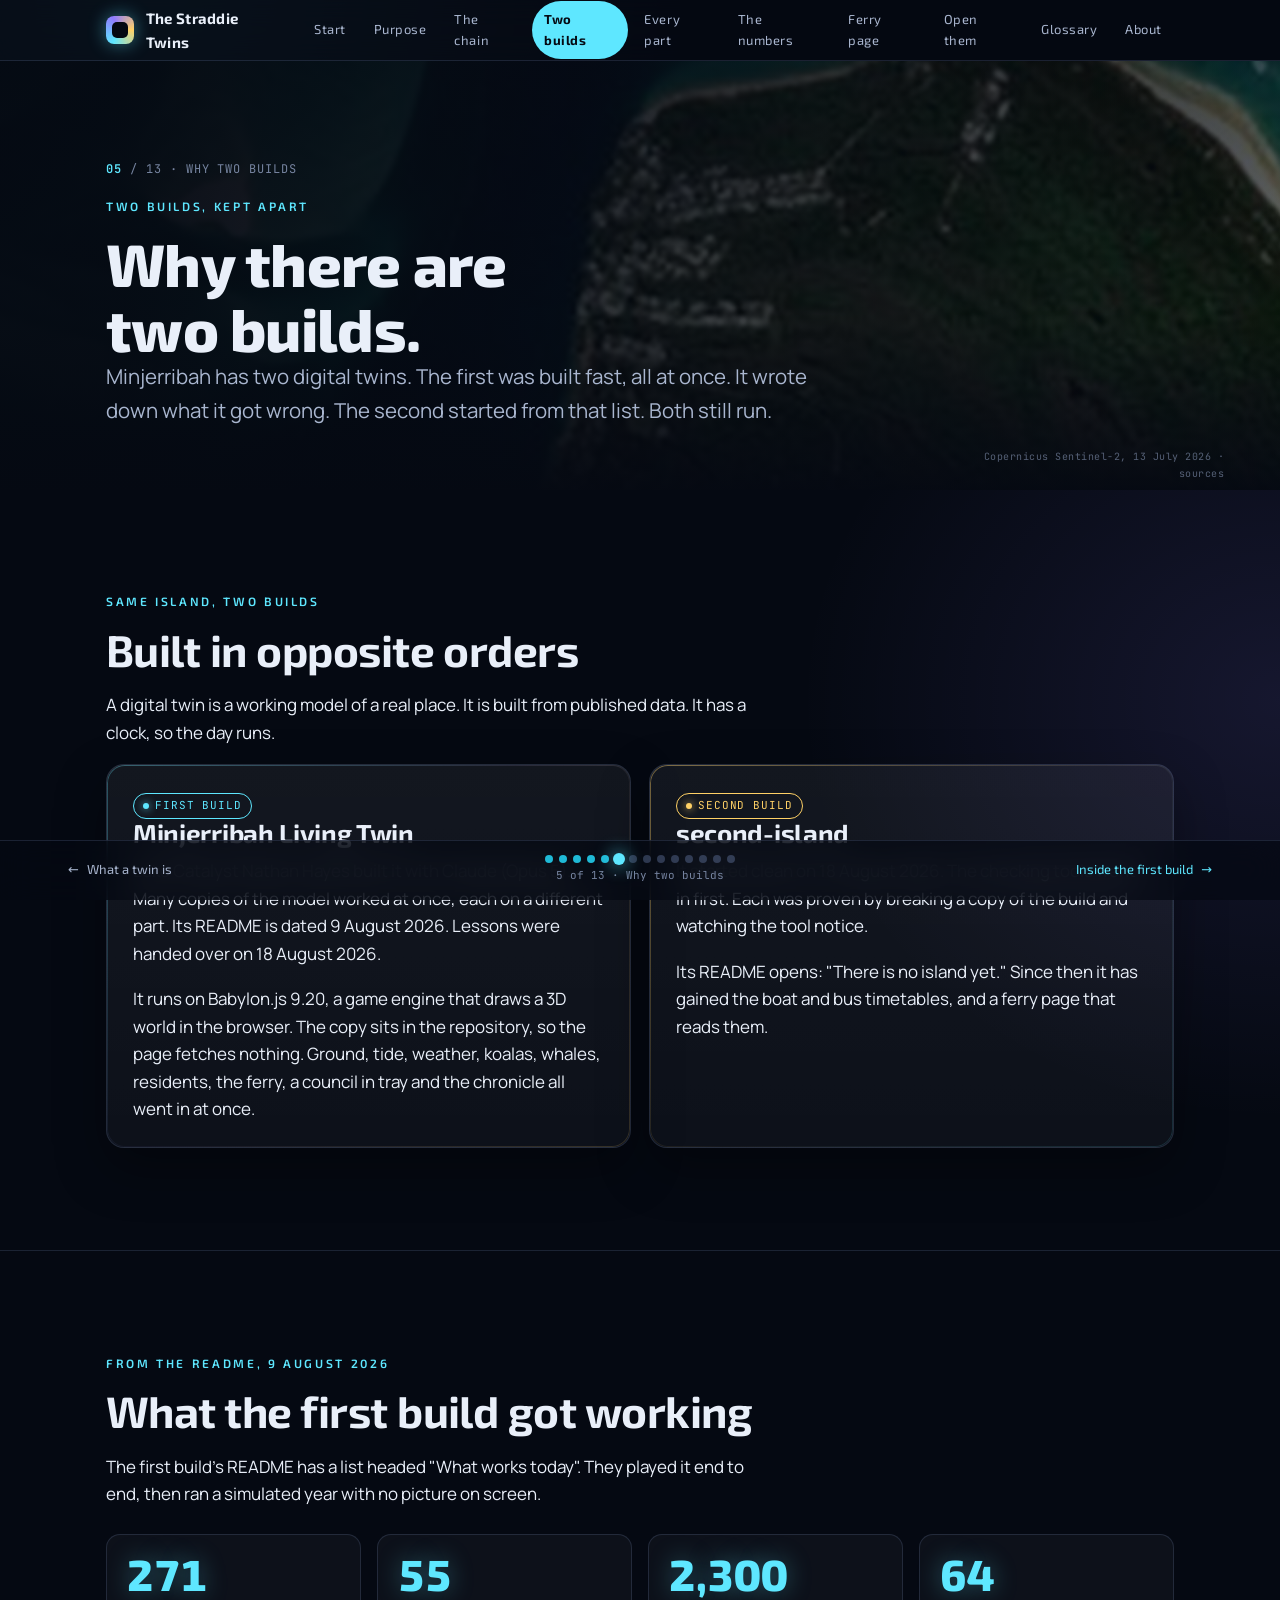
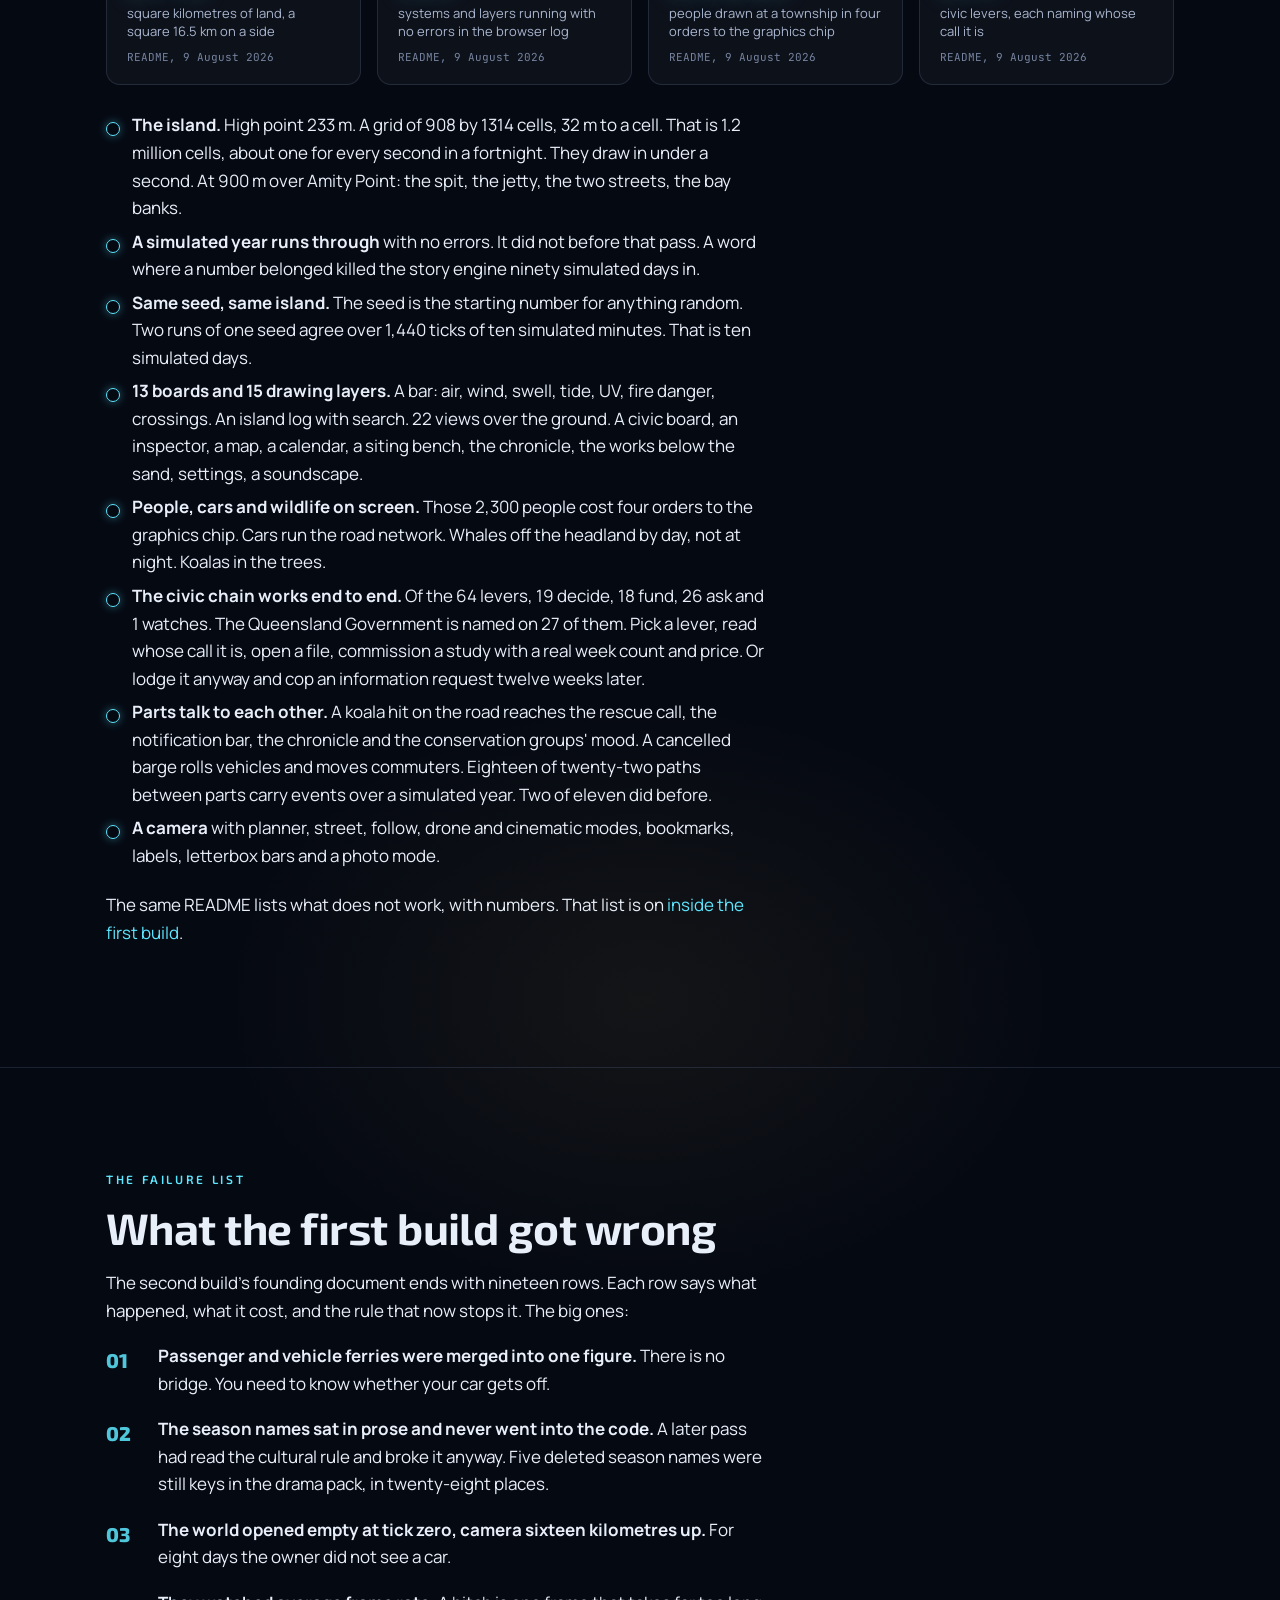
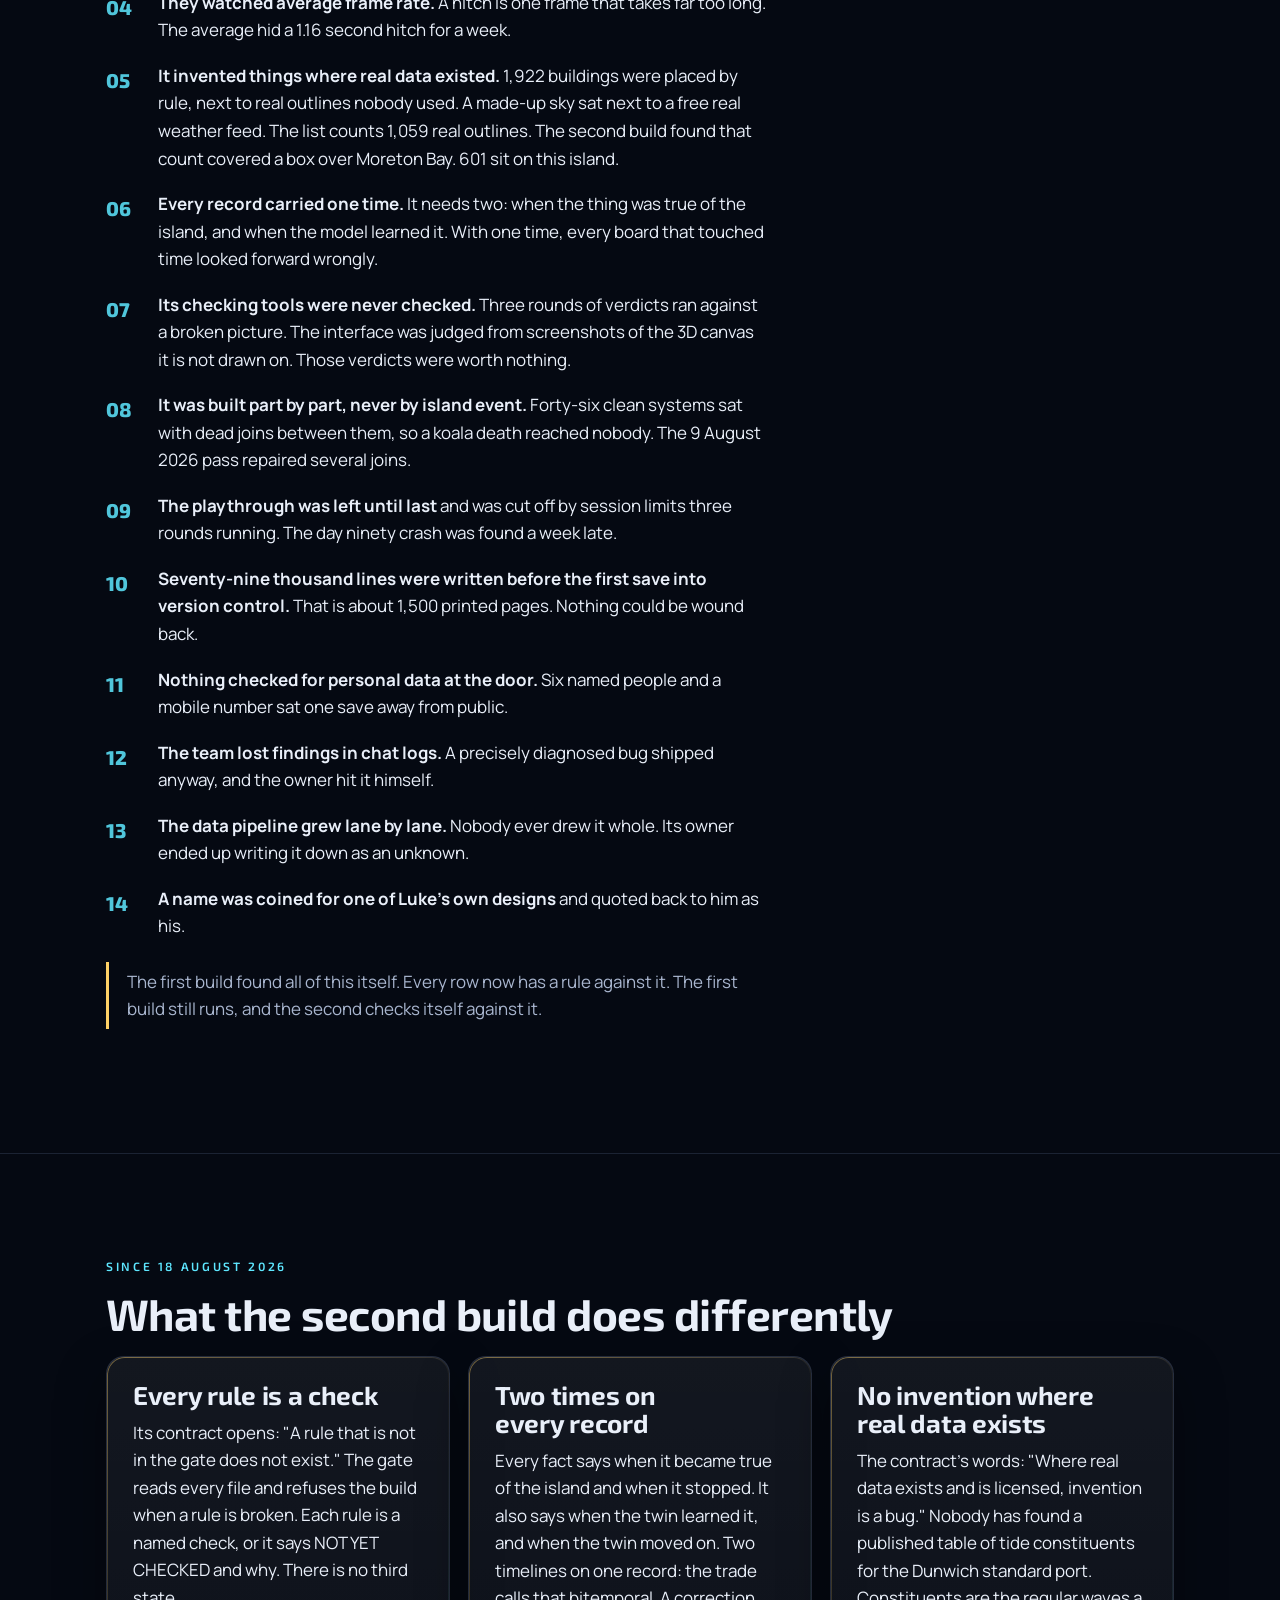
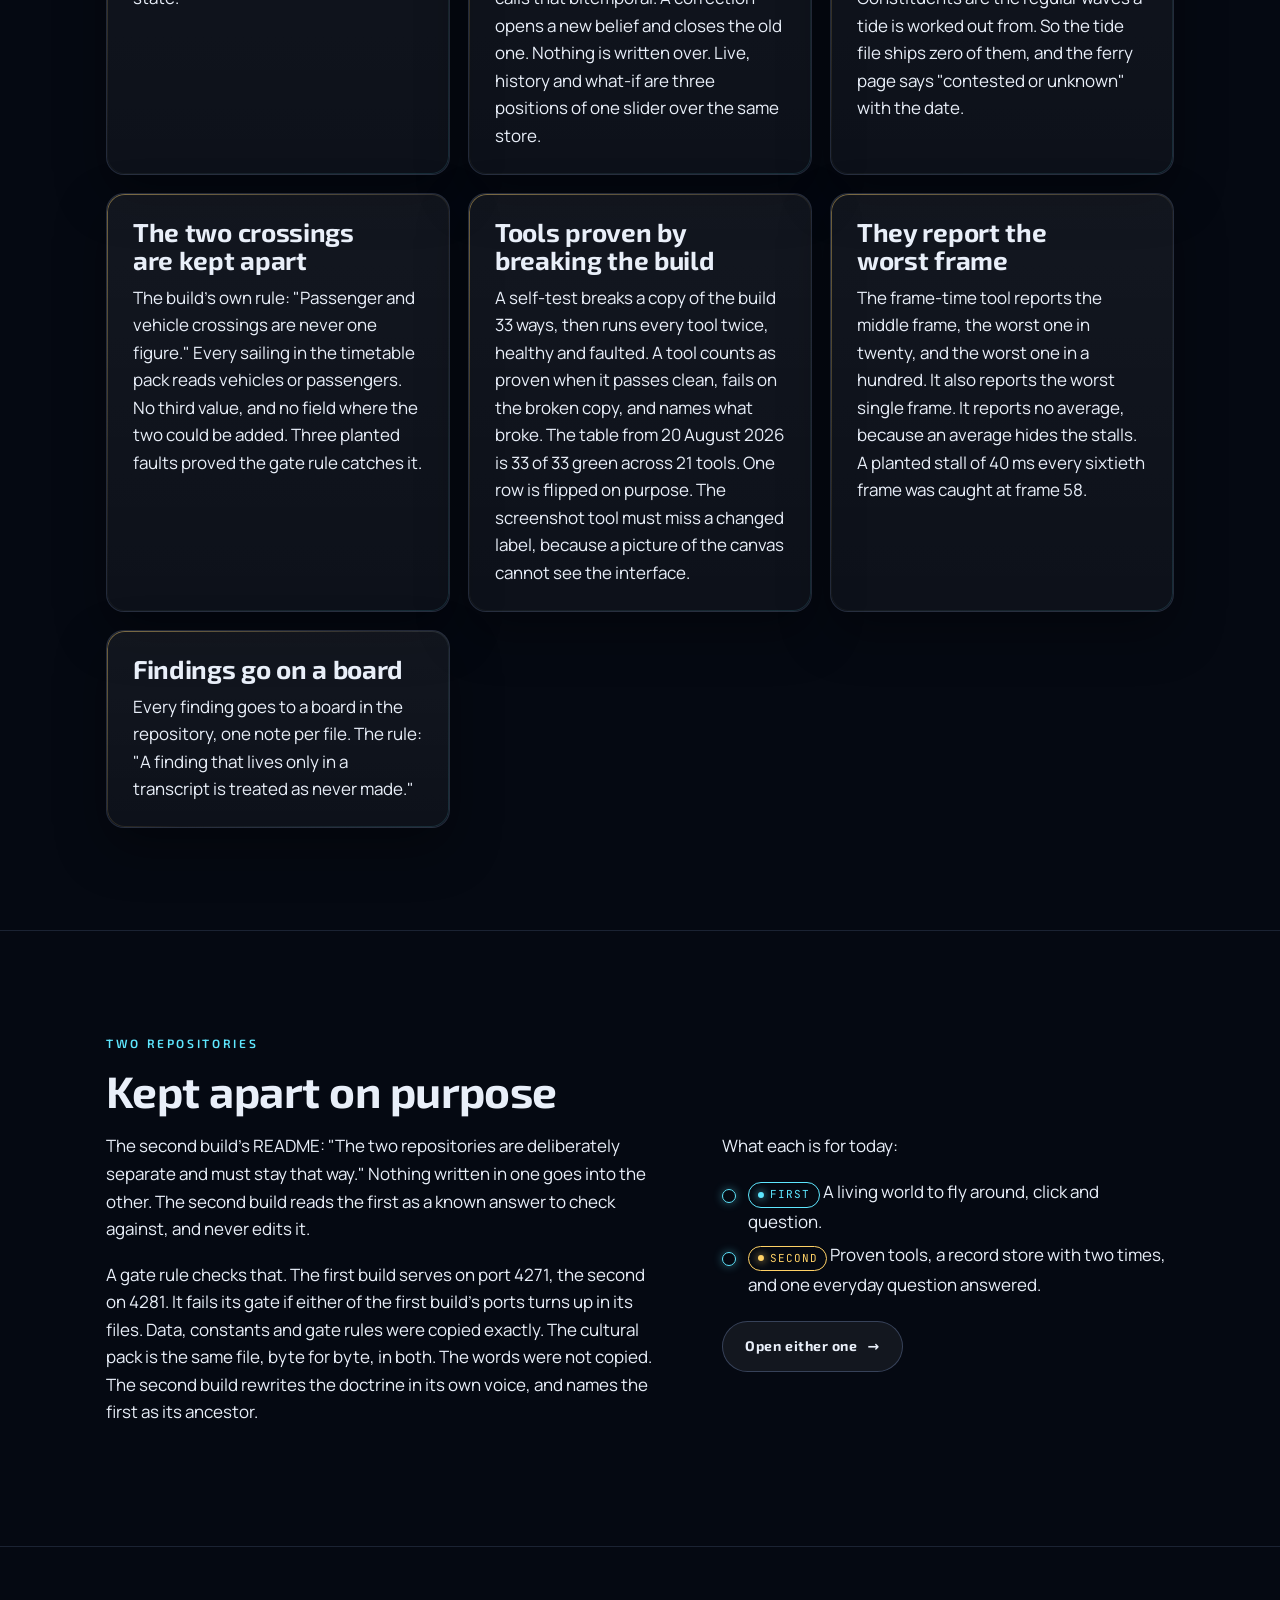
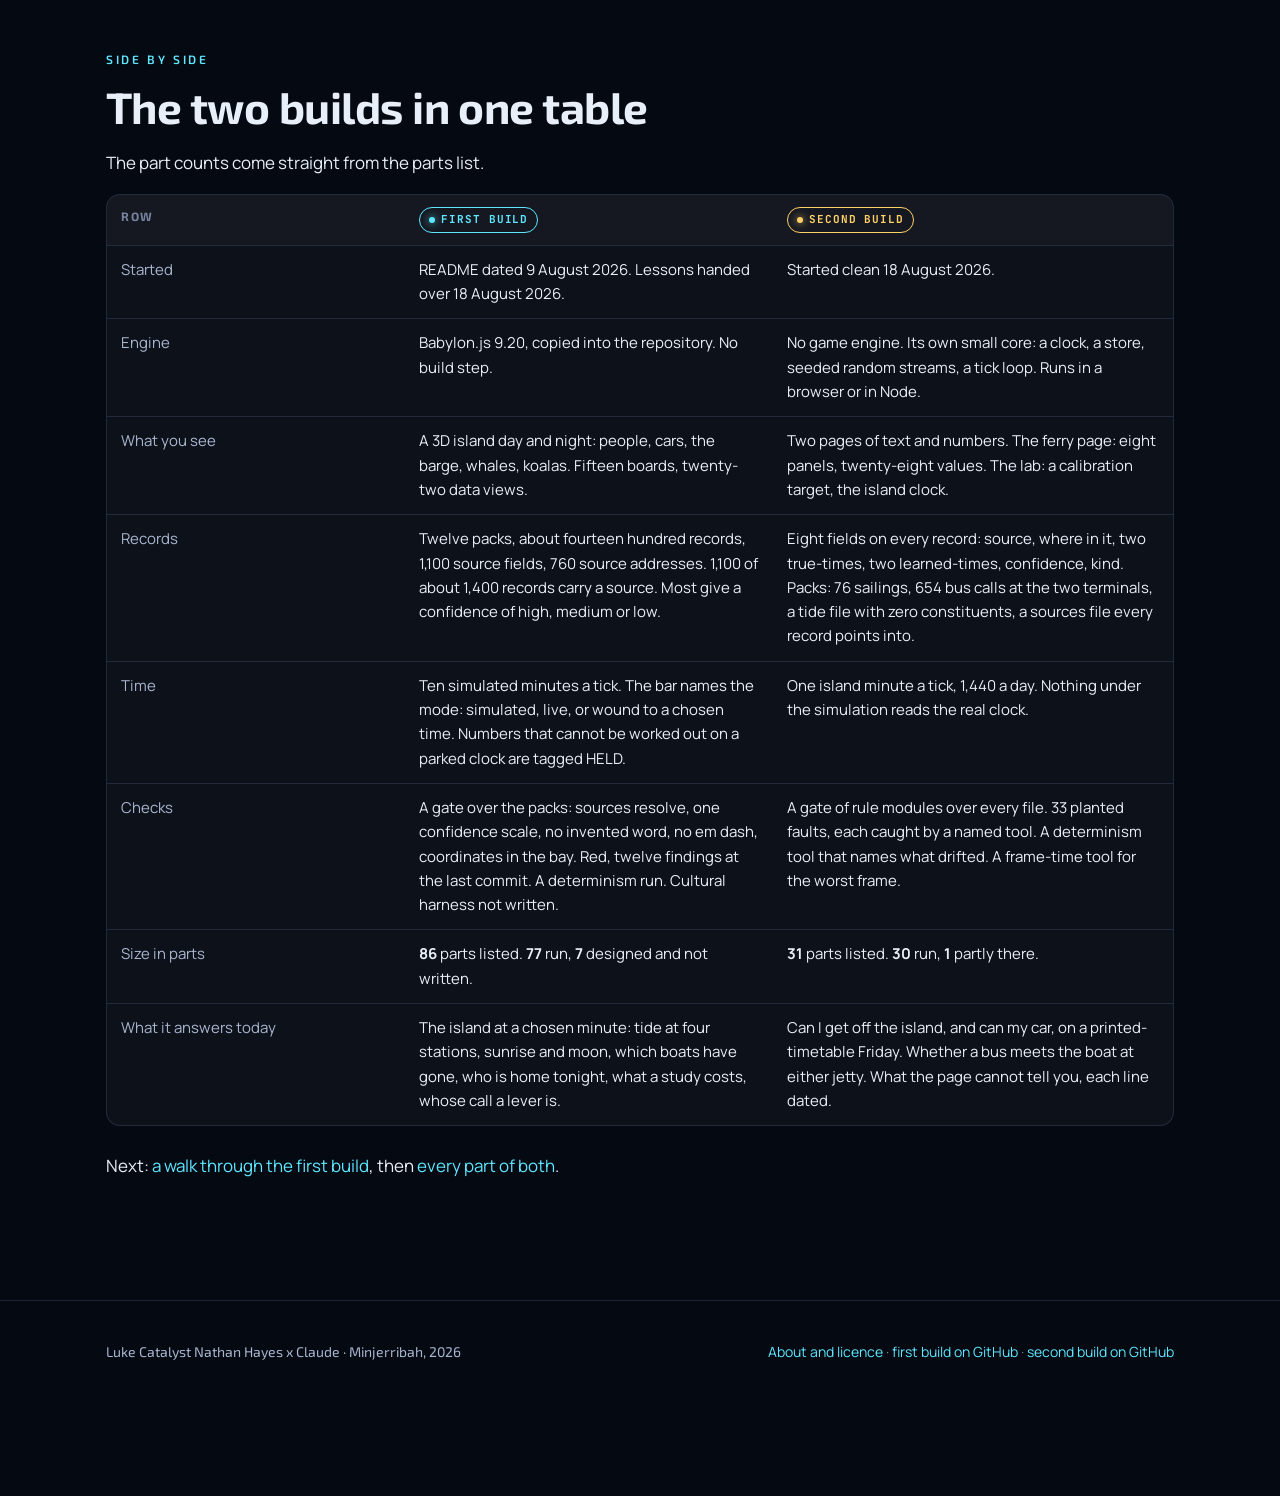
<file: two-builds.html>
<!DOCTYPE html>
<html lang="en-AU">
<head>
<meta charset="utf-8">
<meta name="viewport" content="width=device-width, initial-scale=1">
<title>Why two builds · The Straddie Twins</title>
<meta name="description" content="What the first twin of Minjerribah got working, what its own record says went wrong, and what the second build does differently.">
<meta name="color-scheme" content="dark">
<meta name="theme-color" content="#050912">
<link rel="preconnect" href="https://fonts.googleapis.com">
<link rel="preconnect" href="https://fonts.gstatic.com" crossorigin>
<link rel="stylesheet" href="https://fonts.googleapis.com/css2?family=Exo+2:wght@500;600;700;800&family=Manrope:wght@400;500;700&family=JetBrains+Mono:wght@400;600&display=swap">
<link rel="icon" href="data:image/svg+xml,%3Csvg xmlns=%27http://www.w3.org/2000/svg%27 viewBox=%270 0 32 32%27%3E%3Cdefs%3E%3ClinearGradient id=%27g%27 x1=%270%27 y1=%270%27 x2=%271%27 y2=%271%27%3E%3Cstop offset=%270%27 stop-color=%27%235ee7ff%27/%3E%3Cstop offset=%27.5%27 stop-color=%27%238f7bff%27/%3E%3Cstop offset=%271%27 stop-color=%27%23ffd166%27/%3E%3C/linearGradient%3E%3C/defs%3E%3Crect width=%2732%27 height=%2732%27 rx=%278%27 fill=%27url(%23g)%27/%3E%3Crect x=%277%27 y=%277%27 width=%2718%27 height=%2718%27 rx=%275%27 fill=%27%23050912%27/%3E%3C/svg%3E">
<link rel="stylesheet" href="assets/site.css">
</head>
<body data-page="two-builds">
<header data-topbar></header>

<section class="page-hero">
  <div class="hero-photo" data-photo="detail-amity.jpg" aria-hidden="true"></div>
  <div class="wrap">
    <p class="step-tag" data-step></p>
    <p class="eyebrow">Two builds, kept apart</p>
    <h1>Why there are two builds.</h1>
    <p class="lede">Minjerribah has two digital twins. The first was built fast, all at once. It wrote down what it got wrong. The second started from that list. Both still run.</p>
  </div>
  <p class="credit">Copernicus Sentinel-2, 13 July 2026 &middot; <a href="about.html#sources">sources</a></p>
</section>

<section class="section">
  <div class="wrap">
    <p class="eyebrow" data-reveal>Same island, two builds</p>
    <h2 data-reveal>Built in opposite orders</h2>
    <p data-reveal>A digital twin is a working model of a real place. It is built from published data. It has a clock, so the day runs.</p>
    <div class="cards">
      <div class="card" data-reveal>
        <span class="chip first">First build</span>
        <h3>Minjerribah Living Twin</h3>
        <p>Luke Catalyst Nathan Hayes built it with Claude (Opus 5). Many copies of the model worked at once, each on a different part. Its README is dated 9 August 2026. Lessons were handed over on 18 August 2026.</p>
        <p>It runs on Babylon.js 9.20, a game engine that draws a 3D world in the browser. The copy sits in the repository, so the page fetches nothing. Ground, tide, weather, koalas, whales, residents, the ferry, a council in tray and the chronicle all went in at once.</p>
      </div>
      <div class="card gold" data-reveal>
        <span class="chip second">Second build</span>
        <h3>second-island</h3>
        <p>It started clean on 18 August 2026. The checking tools went in first. Each was proven by breaking a copy of the build and watching the tool notice.</p>
        <p>Its README opens: "There is no island yet." Since then it has gained the boat and bus timetables, and a ferry page that reads them.</p>
      </div>
    </div>
  </div>
</section>

<section class="section">
  <div class="wrap">
    <p class="eyebrow" data-reveal>From the README, 9 August 2026</p>
    <h2 data-reveal>What the first build got working</h2>
    <p data-reveal>The first build's README has a list headed "What works today". They played it end to end, then ran a simulated year with no picture on screen.</p>
    <div class="stats" data-reveal>
      <div class="stat"><div class="n">271</div><div class="l">square kilometres of land, a square 16.5 km on a side</div><div class="src">README, 9 August 2026</div></div>
      <div class="stat"><div class="n">55</div><div class="l">systems and layers running with no errors in the browser log</div><div class="src">README, 9 August 2026</div></div>
      <div class="stat"><div class="n">2,300</div><div class="l">people drawn at a township in four orders to the graphics chip</div><div class="src">README, 9 August 2026</div></div>
      <div class="stat"><div class="n">64</div><div class="l">civic levers, each naming whose call it is</div><div class="src">README, 9 August 2026</div></div>
    </div>
    <ul class="ticks" data-reveal>
      <li><b>The island.</b> High point 233 m. A grid of 908 by 1314 cells, 32 m to a cell. That is 1.2 million cells, about one for every second in a fortnight. They draw in under a second. At 900 m over Amity Point: the spit, the jetty, the two streets, the bay banks.</li>
      <li><b>A simulated year runs through</b> with no errors. It did not before that pass. A word where a number belonged killed the story engine ninety simulated days in.</li>
      <li><b>Same seed, same island.</b> The seed is the starting number for anything random. Two runs of one seed agree over 1,440 ticks of ten simulated minutes. That is ten simulated days.</li>
      <li><b>13 boards and 15 drawing layers.</b> A bar: air, wind, swell, tide, UV, fire danger, crossings. An island log with search. 22 views over the ground. A civic board, an inspector, a map, a calendar, a siting bench, the chronicle, the works below the sand, settings, a soundscape.</li>
      <li><b>People, cars and wildlife on screen.</b> Those 2,300 people cost four orders to the graphics chip. Cars run the road network. Whales off the headland by day, not at night. Koalas in the trees.</li>
      <li><b>The civic chain works end to end.</b> Of the 64 levers, 19 decide, 18 fund, 26 ask and 1 watches. The Queensland Government is named on 27 of them. Pick a lever, read whose call it is, open a file, commission a study with a real week count and price. Or lodge it anyway and cop an information request twelve weeks later.</li>
      <li><b>Parts talk to each other.</b> A koala hit on the road reaches the rescue call, the notification bar, the chronicle and the conservation groups' mood. A cancelled barge rolls vehicles and moves commuters. Eighteen of twenty-two paths between parts carry events over a simulated year. Two of eleven did before.</li>
      <li><b>A camera</b> with planner, street, follow, drone and cinematic modes, bookmarks, labels, letterbox bars and a photo mode.</li>
    </ul>
    <p data-reveal>The same README lists what does not work, with numbers. That list is on <a href="first-build.html">inside the first build</a>.</p>
  </div>
</section>

<section class="section">
  <div class="wrap">
    <p class="eyebrow" data-reveal>The failure list</p>
    <h2 data-reveal>What the first build got wrong</h2>
    <p data-reveal>The second build's founding document ends with nineteen rows. Each row says what happened, what it cost, and the rule that now stops it. The big ones:</p>
    <ol class="numbered" data-reveal>
      <li><b>Passenger and vehicle ferries were merged into one figure.</b> There is no bridge. You need to know whether your car gets off.</li>
      <li><b>The season names sat in prose and never went into the code.</b> A later pass had read the cultural rule and broke it anyway. Five deleted season names were still keys in the drama pack, in twenty-eight places.</li>
      <li><b>The world opened empty at tick zero, camera sixteen kilometres up.</b> For eight days the owner did not see a car.</li>
      <li><b>They watched average frame rate.</b> A hitch is one frame that takes far too long. The average hid a 1.16 second hitch for a week.</li>
      <li><b>It invented things where real data existed.</b> 1,922 buildings were placed by rule, next to real outlines nobody used. A made-up sky sat next to a free real weather feed. The list counts 1,059 real outlines. The second build found that count covered a box over Moreton Bay. 601 sit on this island.</li>
      <li><b>Every record carried one time.</b> It needs two: when the thing was true of the island, and when the model learned it. With one time, every board that touched time looked forward wrongly.</li>
      <li><b>Its checking tools were never checked.</b> Three rounds of verdicts ran against a broken picture. The interface was judged from screenshots of the 3D canvas it is not drawn on. Those verdicts were worth nothing.</li>
      <li><b>It was built part by part, never by island event.</b> Forty-six clean systems sat with dead joins between them, so a koala death reached nobody. The 9 August 2026 pass repaired several joins.</li>
      <li><b>The playthrough was left until last</b> and was cut off by session limits three rounds running. The day ninety crash was found a week late.</li>
      <li><b>Seventy-nine thousand lines were written before the first save into version control.</b> That is about 1,500 printed pages. Nothing could be wound back.</li>
      <li><b>Nothing checked for personal data at the door.</b> Six named people and a mobile number sat one save away from public.</li>
      <li><b>The team lost findings in chat logs.</b> A precisely diagnosed bug shipped anyway, and the owner hit it himself.</li>
      <li><b>The data pipeline grew lane by lane.</b> Nobody ever drew it whole. Its owner ended up writing it down as an unknown.</li>
      <li><b>A name was coined for one of Luke's own designs</b> and quoted back to him as his.</li>
    </ol>
    <p class="callout" data-reveal>The first build found all of this itself. Every row now has a rule against it. The first build still runs, and the second checks itself against it.</p>
  </div>
</section>

<section class="section">
  <div class="wrap">
    <p class="eyebrow" data-reveal>Since 18 August 2026</p>
    <h2 data-reveal>What the second build does differently</h2>
    <div class="cards">
      <div class="card gold" data-reveal>
        <h3>Every rule is a check</h3>
        <p>Its contract opens: "A rule that is not in the gate does not exist." The gate reads every file and refuses the build when a rule is broken. Each rule is a named check, or it says NOT YET CHECKED and why. There is no third state.</p>
      </div>
      <div class="card gold" data-reveal>
        <h3>Two times on every record</h3>
        <p>Every fact says when it became true of the island and when it stopped. It also says when the twin learned it, and when the twin moved on. Two timelines on one record: the trade calls that bitemporal. A correction opens a new belief and closes the old one. Nothing is written over. Live, history and what-if are three positions of one slider over the same store.</p>
      </div>
      <div class="card gold" data-reveal>
        <h3>No invention where real data exists</h3>
        <p>The contract's words: "Where real data exists and is licensed, invention is a bug." Nobody has found a published table of tide constituents for the Dunwich standard port. Constituents are the regular waves a tide is worked out from. So the tide file ships zero of them, and the ferry page says "contested or unknown" with the date.</p>
      </div>
      <div class="card gold" data-reveal>
        <h3>The two crossings are kept apart</h3>
        <p>The build's own rule: "Passenger and vehicle crossings are never one figure." Every sailing in the timetable pack reads vehicles or passengers. No third value, and no field where the two could be added. Three planted faults proved the gate rule catches it.</p>
      </div>
      <div class="card gold" data-reveal>
        <h3>Tools proven by breaking the build</h3>
        <p>A self-test breaks a copy of the build 33 ways, then runs every tool twice, healthy and faulted. A tool counts as proven when it passes clean, fails on the broken copy, and names what broke. The table from 20 August 2026 is 33 of 33 green across 21 tools. One row is flipped on purpose. The screenshot tool must miss a changed label, because a picture of the canvas cannot see the interface.</p>
      </div>
      <div class="card gold" data-reveal>
        <h3>They report the worst frame</h3>
        <p>The frame-time tool reports the middle frame, the worst one in twenty, and the worst one in a hundred. It also reports the worst single frame. It reports no average, because an average hides the stalls. A planted stall of 40 ms every sixtieth frame was caught at frame 58.</p>
      </div>
      <div class="card gold" data-reveal>
        <h3>Findings go on a board</h3>
        <p>Every finding goes to a board in the repository, one note per file. The rule: "A finding that lives only in a transcript is treated as never made."</p>
      </div>
    </div>
  </div>
</section>

<section class="section">
  <div class="wrap">
    <p class="eyebrow" data-reveal>Two repositories</p>
    <h2 data-reveal>Kept apart on purpose</h2>
    <div class="split">
      <div>
        <p data-reveal>The second build's README: "The two repositories are deliberately separate and must stay that way." Nothing written in one goes into the other. The second build reads the first as a known answer to check against, and never edits it.</p>
        <p data-reveal>A gate rule checks that. The first build serves on port 4271, the second on 4281. It fails its gate if either of the first build's ports turns up in its files. Data, constants and gate rules were copied exactly. The cultural pack is the same file, byte for byte, in both. The words were not copied. The second build rewrites the doctrine in its own voice, and names the first as its ancestor.</p>
      </div>
      <div>
        <p data-reveal>What each is for today:</p>
        <ul class="ticks" data-reveal>
          <li><span class="chip first">First</span> A living world to fly around, click and question.</li>
          <li><span class="chip second">Second</span> Proven tools, a record store with two times, and one everyday question answered.</li>
        </ul>
        <p data-reveal><a class="btn" href="run.html">Open either one <span class="arrow" aria-hidden="true">&rarr;</span></a></p>
      </div>
    </div>
  </div>
</section>

<section class="section">
  <div class="wrap">
    <p class="eyebrow" data-reveal>Side by side</p>
    <h2 data-reveal>The two builds in one table</h2>
    <p data-reveal>The part counts come straight from the parts list.</p>
    <div class="table-wrap" data-reveal>
      <table>
        <thead>
          <tr><th scope="col">Row</th><th scope="col"><span class="chip first">First build</span></th><th scope="col"><span class="chip second">Second build</span></th></tr>
        </thead>
        <tbody>
          <tr><td class="k">Started</td><td>README dated 9 August 2026. Lessons handed over 18 August 2026.</td><td>Started clean 18 August 2026.</td></tr>
          <tr><td class="k">Engine</td><td>Babylon.js 9.20, copied into the repository. No build step.</td><td>No game engine. Its own small core: a clock, a store, seeded random streams, a tick loop. Runs in a browser or in Node.</td></tr>
          <tr><td class="k">What you see</td><td>A 3D island day and night: people, cars, the barge, whales, koalas. Fifteen boards, twenty-two data views.</td><td>Two pages of text and numbers. The ferry page: eight panels, twenty-eight values. The lab: a calibration target, the island clock.</td></tr>
          <tr><td class="k">Records</td><td>Twelve packs, about fourteen hundred records, 1,100 source fields, 760 source addresses. 1,100 of about 1,400 records carry a source. Most give a confidence of high, medium or low.</td><td>Eight fields on every record: source, where in it, two true-times, two learned-times, confidence, kind. Packs: 76 sailings, 654 bus calls at the two terminals, a tide file with zero constituents, a sources file every record points into.</td></tr>
          <tr><td class="k">Time</td><td>Ten simulated minutes a tick. The bar names the mode: simulated, live, or wound to a chosen time. Numbers that cannot be worked out on a parked clock are tagged HELD.</td><td>One island minute a tick, 1,440 a day. Nothing under the simulation reads the real clock.</td></tr>
          <tr><td class="k">Checks</td><td>A gate over the packs: sources resolve, one confidence scale, no invented word, no em dash, coordinates in the bay. Red, twelve findings at the last commit. A determinism run. Cultural harness not written.</td><td>A gate of rule modules over every file. 33 planted faults, each caught by a named tool. A determinism tool that names what drifted. A frame-time tool for the worst frame.</td></tr>
          <tr><td class="k">Size in parts</td><td><b data-count-parts="first:*:*">0</b> parts listed. <b data-count-parts="first:*:running">0</b> run, <b data-count-parts="first:*:designed">0</b> designed and not written.</td><td><b data-count-parts="second:*:*">0</b> parts listed. <b data-count-parts="second:*:running">0</b> run, <b data-count-parts="second:*:partial">0</b> partly there.</td></tr>
          <tr><td class="k">What it answers today</td><td>The island at a chosen minute: tide at four stations, sunrise and moon, which boats have gone, who is home tonight, what a study costs, whose call a lever is.</td><td>Can I get off the island, and can my car, on a printed-timetable Friday. Whether a bus meets the boat at either jetty. What the page cannot tell you, each line dated.</td></tr>
        </tbody>
      </table>
    </div>
    <p data-reveal>Next: <a href="first-build.html">a walk through the first build</a>, then <a href="systems.html">every part of both</a>.</p>
  </div>
</section>

<footer class="site"><div class="wrap"><span class="sig">Luke Catalyst Nathan Hayes x Claude · Minjerribah, 2026</span><span><a href="about.html">About and licence</a> · <a href="https://github.com/auraofintelligence/minjerribah-living-twin">first build on GitHub</a> · <a href="https://github.com/auraofintelligence/second-island">second build on GitHub</a></span></div></footer>
<nav data-rail aria-label="The walk"></nav>
<script src="assets/components.js"></script>
<script src="assets/site.js"></script>
</body>
</html>
</file>
<file: assets/site.css>
/* The Straddie Twins: one committed visual world. Dark, glossy, futuristic. Luke x Claude. */

:root {
  --bg: #050912;
  --bg-2: #0a1120;
  --bg-3: #0f1a2e;
  --ink: #e9eff9;
  --ink-2: #a9b6cf;
  --ink-3: #7684a0;
  --line: rgba(160, 190, 255, 0.14);
  --line-2: rgba(160, 190, 255, 0.26);
  --glass: rgba(255, 255, 255, 0.035);
  --glass-2: rgba(255, 255, 255, 0.06);
  --cyan: #5ee7ff;
  --cyan-2: #1fb9d6;
  --violet: #8f7bff;
  --gold: #ffd166;
  --real: #47e3a1;
  --modelled: #ffb84d;
  --proposed: #c58cff;
  --unknown: #ff8080;
  --planned: #8b98b3;
  --glow: 0 0 0 1px rgba(94, 231, 255, 0.18), 0 10px 40px rgba(94, 231, 255, 0.10);
  --display: "Exo 2", "Segoe UI", system-ui, sans-serif;
  --body: "Manrope", "Segoe UI", system-ui, sans-serif;
  --mono: "JetBrains Mono", ui-monospace, Consolas, monospace;
  --maxw: 1180px;
  --measure: 66ch;
  --gutter: clamp(18px, 4.5vw, 56px);
  --ease: cubic-bezier(0.2, 0.8, 0.2, 1);
}

* { box-sizing: border-box; }
html { scroll-behavior: smooth; }
body {
  margin: 0;
  background: var(--bg);
  color: var(--ink);
  font-family: var(--body);
  font-size: 17px;
  line-height: 1.62;
  -webkit-font-smoothing: antialiased;
  overflow-x: hidden;
}
body {
  background:
    radial-gradient(900px 600px at 12% 0px, rgba(94, 231, 255, 0.10), transparent 60%) no-repeat,
    radial-gradient(800px 700px at 100% 700px, rgba(143, 123, 255, 0.12), transparent 60%) no-repeat,
    radial-gradient(700px 500px at 50% 2600px, rgba(255, 209, 102, 0.06), transparent 60%) no-repeat,
    var(--bg);
}

a { color: var(--cyan); text-decoration: none; }
a:hover { text-decoration: underline; text-underline-offset: 3px; }
a:focus-visible, button:focus-visible, summary:focus-visible, input:focus-visible { outline: 2px solid var(--cyan); outline-offset: 3px; }
::selection { background: rgba(94, 231, 255, 0.35); }

h1, h2, h3, h4 { font-family: var(--display); font-weight: 700; line-height: 1.08; letter-spacing: -0.012em; margin: 0; text-wrap: balance; }
h1 { font-size: clamp(38px, 6.4vw, 76px); font-weight: 800; }
h2 { font-size: clamp(28px, 3.6vw, 44px); margin: 0 0 18px; }
h3 { font-size: clamp(20px, 2.2vw, 26px); margin: 0 0 10px; }
p { margin: 0 0 18px; max-width: var(--measure); }
li { margin: 6px 0; max-width: var(--measure); }
strong { color: var(--ink); font-weight: 700; }
code { font-family: var(--mono); font-size: 0.85em; background: rgba(94, 231, 255, 0.10); color: var(--cyan); padding: 2px 6px; border-radius: 6px; }
pre { font-family: var(--mono); font-size: 14px; line-height: 1.55; background: var(--bg-2); border: 1px solid var(--line); border-radius: 12px; padding: 16px 18px; overflow-x: auto; margin: 0 0 22px; }
pre code { background: none; padding: 0; color: var(--ink); }
hr { border: 0; height: 1px; background: linear-gradient(90deg, transparent, var(--line-2), transparent); margin: 48px 0; }

.eyebrow { font-family: var(--display); font-size: 12px; letter-spacing: 0.22em; text-transform: uppercase; color: var(--cyan); font-weight: 600; margin: 0 0 14px; }
.eyebrow.gold { color: var(--gold); }
.eyebrow.violet { color: var(--violet); }
.lede { font-size: clamp(18px, 1.6vw, 21px); color: var(--ink-2); max-width: 60ch; }
.mono { font-family: var(--mono); }
.muted { color: var(--ink-2); }
.faint { color: var(--ink-3); }

/* ---------- layout ---------- */
.wrap { max-width: var(--maxw); margin: 0 auto; padding: 0 var(--gutter); }
.section { padding: clamp(56px, 8vw, 110px) 0; position: relative; }
.section + .section { border-top: 1px solid var(--line); }
.grid { display: grid; gap: 22px; }
.grid-2 { grid-template-columns: repeat(2, minmax(0, 1fr)); }
.grid-3 { grid-template-columns: repeat(3, minmax(0, 1fr)); }
.grid-4 { grid-template-columns: repeat(4, minmax(0, 1fr)); }
.split { display: grid; grid-template-columns: minmax(0, 1.1fr) minmax(0, 0.9fr); gap: clamp(28px, 5vw, 72px); align-items: start; }
@media (max-width: 900px) { .grid-3, .grid-4 { grid-template-columns: repeat(2, minmax(0, 1fr)); } .split { grid-template-columns: 1fr; } }
@media (max-width: 620px) { .grid-2, .grid-3, .grid-4 { grid-template-columns: 1fr; } }

/* ---------- top bar ---------- */
.topbar { position: sticky; top: 0; z-index: 50; backdrop-filter: blur(16px); -webkit-backdrop-filter: blur(16px); background: rgba(5, 9, 18, 0.62); border-bottom: 1px solid var(--line); }
.topbar .wrap { display: flex; align-items: center; justify-content: space-between; gap: 18px; height: 60px; }
.brand { display: flex; align-items: center; gap: 12px; font-family: var(--display); font-weight: 700; letter-spacing: 0.02em; color: var(--ink); font-size: 15px; }
.brand:hover { text-decoration: none; }
.brand .mark { width: 28px; height: 28px; border-radius: 8px; background: conic-gradient(from 210deg, var(--cyan), var(--violet), var(--gold), var(--cyan)); box-shadow: 0 0 18px rgba(94, 231, 255, 0.45); position: relative; }
.brand .mark::after { content: ""; position: absolute; inset: 6px; border-radius: 5px; background: var(--bg); }
.topnav { display: flex; gap: 4px; align-items: center; }
.topnav a { font-family: var(--display); font-size: 13px; letter-spacing: 0.04em; color: var(--ink-2); padding: 8px 12px; border-radius: 999px; }
.topnav a:hover { color: var(--ink); background: var(--glass-2); text-decoration: none; }
.topnav a[aria-current="page"] { color: var(--bg); background: var(--cyan); font-weight: 700; }
.menu-btn { display: none; font-family: var(--display); font-size: 13px; background: var(--glass-2); color: var(--ink); border: 1px solid var(--line-2); border-radius: 999px; padding: 8px 14px; cursor: pointer; }
@media (max-width: 980px) {
  .topnav { display: none; position: absolute; top: 60px; left: 0; right: 0; flex-direction: column; align-items: stretch; background: rgba(5, 9, 18, 0.96); border-bottom: 1px solid var(--line); padding: 10px var(--gutter) 16px; }
  .topnav.open { display: flex; }
  .menu-btn { display: inline-block; }
}

/* ---------- hero ---------- */
.hero { position: relative; min-height: min(94vh, 940px); display: grid; align-items: end; overflow: hidden; background: var(--bg); }

/* ---------- the island, rendered from real elevation and real imagery ---------- */
.terrain { position: absolute; inset: 0; overflow: hidden; background: #050c19 url("island/island-relief.jpg") center 12% / cover no-repeat; }
.terrain canvas { position: absolute; inset: 0; width: 100%; height: 100%; display: block; opacity: 0; transition: opacity 1.1s var(--ease); }
.terrain.terrain-live { background-image: none; }
.terrain.terrain-live canvas { opacity: 1; }
.terrain.terrain-flat::after { content: ""; position: absolute; inset: 0; background: linear-gradient(90deg, var(--bg) 8%, rgba(5,9,18,0.35) 46%, transparent 70%); }
.marks { position: absolute; inset: 0; pointer-events: none; }
.tpin { position: absolute; top: 0; left: 0; display: flex; align-items: center; gap: 7px; transform: translate(-999px, -999px); opacity: 0; transition: opacity 0.5s var(--ease); white-space: nowrap; }
.tpin i { width: 7px; height: 7px; border-radius: 50%; background: var(--gold); box-shadow: 0 0 0 3px rgba(255,209,102,0.18), 0 0 14px rgba(255,209,102,0.9); flex: none; }
.tpin b { font-family: var(--mono); font-size: 11px; font-weight: 600; letter-spacing: 0.1em; text-transform: uppercase; color: #fff; text-shadow: 0 1px 10px rgba(0,0,0,0.95), 0 0 3px rgba(0,0,0,0.9); }
.tpin em { font-style: normal; color: var(--gold); opacity: 0.85; }
@media (max-width: 700px) { .tpin b { font-size: 10px; } }
.hero .wrap { position: relative; z-index: 2; padding-bottom: clamp(48px, 8vh, 96px); padding-top: 80px; }
.hero h1 { max-width: 14ch; text-shadow: 0 0 40px rgba(94, 231, 255, 0.25); }
.hero .lede { margin-top: 20px; }
.hero::after { content: ""; position: absolute; inset: 0; background: linear-gradient(90deg, rgba(5,9,18,0.94) 0%, rgba(5,9,18,0.80) 26%, rgba(5,9,18,0.30) 48%, transparent 64%), linear-gradient(0deg, var(--bg) 1%, rgba(5,9,18,0.35) 16%, transparent 40%), linear-gradient(180deg, rgba(5,9,18,0.55) 0%, transparent 22%); z-index: 1; pointer-events: none; }
.hero-actions { display: flex; flex-wrap: wrap; gap: 12px; margin-top: 28px; }
.hero-badges { display: flex; flex-wrap: wrap; gap: 10px; margin-top: 26px; }
.page-hero { position: relative; padding: clamp(60px, 11vh, 130px) 0 clamp(30px, 5vh, 58px); overflow: hidden; background: var(--bg); }
.hero-photo { position: absolute; inset: 0; background-size: cover; background-position: center; transform: scale(1.06); }
.hero-photo::after { content: ""; position: absolute; inset: 0; background: linear-gradient(90deg, rgba(5,9,18,0.96) 12%, rgba(5,9,18,0.78) 46%, rgba(5,9,18,0.42) 100%), linear-gradient(0deg, var(--bg) 1%, rgba(5,9,18,0.30) 40%, rgba(5,9,18,0.55) 100%); }
.page-hero .credit, .hero .credit { position: absolute; right: var(--gutter); bottom: 8px; z-index: 3; margin: 0; max-width: 46ch; text-align: right; font-family: var(--mono); font-size: 10px; letter-spacing: 0.05em; color: var(--ink-3); opacity: 0.7; }
.hero .credit { top: 74px; bottom: auto; }
@media (max-width: 1100px) { .hero .credit { position: static; text-align: left; max-width: none; padding: 14px var(--gutter) 0; } }
.page-hero .credit a, .hero .credit a { color: inherit; }
.page-hero .wrap { position: relative; z-index: 2; }
.page-hero h1 { font-size: clamp(34px, 5.2vw, 60px); max-width: 16ch; }
.step-tag { font-family: var(--mono); font-size: 12px; color: var(--ink-3); letter-spacing: 0.08em; margin-bottom: 18px; }
.step-tag b { color: var(--cyan); font-weight: 600; }

/* ---------- buttons ---------- */
.btn { display: inline-flex; align-items: center; gap: 10px; font-family: var(--display); font-weight: 700; font-size: 14px; letter-spacing: 0.04em; padding: 13px 22px; border-radius: 999px; border: 1px solid var(--line-2); color: var(--ink); background: var(--glass-2); transition: transform 0.25s var(--ease), box-shadow 0.25s var(--ease), background 0.25s; }
.btn:hover { text-decoration: none; transform: translateY(-2px); background: rgba(255,255,255,0.09); }
.btn.primary { color: #041018; background: linear-gradient(135deg, var(--cyan), #9ff1ff); border-color: transparent; box-shadow: 0 0 0 1px rgba(94,231,255,0.3), 0 12px 36px rgba(94,231,255,0.28); }
.btn.primary:hover { box-shadow: 0 0 0 1px rgba(94,231,255,0.5), 0 16px 44px rgba(94,231,255,0.38); }
.btn.violet { color: #fff; background: linear-gradient(135deg, var(--violet), #b6a9ff); border-color: transparent; box-shadow: 0 12px 36px rgba(143,123,255,0.3); }
.btn .arrow { transition: transform 0.25s var(--ease); }
.btn:hover .arrow { transform: translateX(3px); }

/* ---------- glass cards ---------- */
.card { position: relative; background: linear-gradient(180deg, var(--glass-2), var(--glass)); border-radius: 18px; padding: 24px 26px; border: 1px solid var(--line); box-shadow: inset 0 1px 0 rgba(255,255,255,0.07), 0 20px 50px rgba(0,0,0,0.35); transition: transform 0.35s var(--ease), box-shadow 0.35s var(--ease), border-color 0.35s; }
.card::before { content: ""; position: absolute; inset: 0; border-radius: inherit; padding: 1px; background: linear-gradient(135deg, rgba(94,231,255,0.45), rgba(143,123,255,0.08) 45%, rgba(255,209,102,0.25)); -webkit-mask: linear-gradient(#000 0 0) content-box, linear-gradient(#000 0 0); mask: linear-gradient(#000 0 0) content-box, linear-gradient(#000 0 0); -webkit-mask-composite: xor; mask-composite: exclude; pointer-events: none; opacity: 0.7; }
.card:hover { transform: translateY(-3px); box-shadow: inset 0 1px 0 rgba(255,255,255,0.1), 0 26px 60px rgba(0,0,0,0.45), var(--glow); }
.card h3 { margin-bottom: 10px; }
.card p:last-child { margin-bottom: 0; }
.card .eyebrow { margin-bottom: 10px; }
.card.quiet::before { opacity: 0.3; }
.card.gold::before { background: linear-gradient(135deg, rgba(255,209,102,0.6), rgba(255,209,102,0.05) 50%, rgba(94,231,255,0.2)); }
.card.violet::before { background: linear-gradient(135deg, rgba(143,123,255,0.6), rgba(143,123,255,0.05) 50%, rgba(94,231,255,0.2)); }
.cards { display: grid; gap: 18px; grid-template-columns: repeat(auto-fit, minmax(260px, 1fr)); }

/* ---------- stats ---------- */
.stats { display: grid; gap: 16px; grid-template-columns: repeat(auto-fit, minmax(170px, 1fr)); margin: 26px 0; }
.stat { background: var(--glass); border: 1px solid var(--line); border-radius: 14px; padding: 18px 20px; }
.stat .n { font-family: var(--display); font-weight: 800; font-size: clamp(30px, 3.4vw, 44px); line-height: 1; color: var(--cyan); font-variant-numeric: tabular-nums; text-shadow: 0 0 24px rgba(94,231,255,0.35); }
.stat .n.gold { color: var(--gold); text-shadow: 0 0 24px rgba(255,209,102,0.3); }
.stat .n.violet { color: var(--violet); text-shadow: 0 0 24px rgba(143,123,255,0.35); }
.stat .l { font-size: 13px; color: var(--ink-2); margin-top: 8px; line-height: 1.4; }
.stat .src { font-family: var(--mono); font-size: 11px; color: var(--ink-3); margin-top: 8px; }

/* ---------- register chips ---------- */
.chip { display: inline-flex; align-items: center; gap: 6px; font-family: var(--mono); font-size: 11px; letter-spacing: 0.08em; text-transform: uppercase; padding: 3px 9px; border-radius: 999px; border: 1px solid currentColor; white-space: nowrap; }
.chip::before { content: ""; width: 6px; height: 6px; border-radius: 50%; background: currentColor; box-shadow: 0 0 8px currentColor; }
.chip.real { color: var(--real); }
.chip.modelled { color: var(--modelled); }
.chip.proposed { color: var(--proposed); }
.chip.unknown { color: var(--unknown); border-style: dashed; }
.chip.planned { color: var(--planned); border-style: dashed; }
.chip.planned::before { box-shadow: none; }
.chip.running { color: var(--real); }
.chip.partial { color: var(--modelled); }
.chip.designed { color: var(--proposed); }
.chip.first { color: var(--cyan); }
.chip.second { color: var(--gold); }
.legend { display: flex; flex-wrap: wrap; gap: 10px 22px; margin: 0 0 22px; font-size: 13px; color: var(--ink-2); }
.legend > span { display: inline-flex; align-items: center; gap: 8px; }

/* ---------- figures ---------- */
figure { margin: 0 0 26px; }
figure.shot { position: relative; border-radius: 16px; overflow: hidden; border: 1px solid var(--line-2); box-shadow: 0 30px 80px rgba(0,0,0,0.5), var(--glow); background: var(--bg-2); }
figure.shot img { display: block; width: 100%; height: auto; }
figure.shot::after { content: ""; position: absolute; inset: 0; pointer-events: none; background: linear-gradient(180deg, rgba(255,255,255,0.06), transparent 30%); }
figcaption { font-size: 13px; color: var(--ink-3); padding: 10px 2px 0; font-family: var(--mono); }
figure.shot figcaption { position: absolute; left: 0; right: 0; bottom: 0; padding: 12px 16px; background: linear-gradient(180deg, transparent, rgba(5,9,18,0.92) 42%); color: var(--ink-2); }
@media (max-width: 860px) {
  figure.shot { overflow: visible; border-radius: 16px 16px 0 0; }
  figure.shot figcaption { position: static; background: var(--bg-2); border: 1px solid var(--line); border-top: 0; border-radius: 0 0 16px 16px; padding: 12px 14px; line-height: 1.55; }
}
.island-figure { position: relative; }
.island-figure svg { width: 100%; height: auto; display: block; }
.island-figure .relief { position: relative; border-radius: 16px; overflow: hidden; border: 1px solid var(--line-2); box-shadow: 0 24px 60px rgba(0,0,0,0.5); }
.island-figure .relief img { display: block; width: 100%; height: auto; }
@media (max-width: 860px) { .island-figure { max-width: 340px; margin-inline: auto; } }
.island-figure .relief .pin { position: absolute; transform: translate(-4px, -50%); display: flex; align-items: center; gap: 6px; }
.island-figure .relief .pin i { width: 7px; height: 7px; border-radius: 50%; background: var(--gold); box-shadow: 0 0 0 3px rgba(255,209,102,0.2), 0 0 12px rgba(255,209,102,0.9); flex: none; }
.island-figure .relief .pin b { font-family: var(--mono); font-size: 10.5px; font-weight: 600; letter-spacing: 0.08em; text-transform: uppercase; color: #fff; text-shadow: 0 1px 8px rgba(0,0,0,0.95); }
.island-figure .relief .pin.left { flex-direction: row-reverse; transform: translate(calc(-100% + 4px), -50%); }
.island-figure .lbl { font-family: var(--mono); font-size: 11px; fill: var(--ink-2); letter-spacing: 0.06em; }
.island-figure .lbl.big { font-family: var(--display); font-size: 13px; fill: var(--cyan); font-weight: 700; }
.island-figure .cap { font-family: var(--mono); font-size: 11px; color: var(--ink-3); margin-top: 6px; }

/* ---------- compare table ---------- */
.table-wrap { overflow-x: auto; border: 1px solid var(--line); border-radius: 14px; margin: 0 0 26px; background: var(--glass); }
table { width: 100%; border-collapse: collapse; font-size: 15px; }
th, td { text-align: left; vertical-align: top; padding: 12px 14px; border-bottom: 1px solid var(--line); }
th { font-family: var(--display); font-size: 12px; letter-spacing: 0.14em; text-transform: uppercase; color: var(--ink-3); background: rgba(255,255,255,0.03); }
tr:last-child td { border-bottom: 0; }
td.k { color: var(--ink-2); width: 28%; }
td b { color: var(--ink); }

/* ---------- explorer ---------- */
.explorer { margin-top: 26px; }
.filters { display: flex; flex-wrap: wrap; gap: 8px; margin-bottom: 18px; align-items: center; }
.filters .f { font-family: var(--display); font-size: 12px; letter-spacing: 0.06em; padding: 7px 13px; border-radius: 999px; border: 1px solid var(--line-2); background: var(--glass); color: var(--ink-2); cursor: pointer; transition: all 0.2s; }
.filters .f:hover { color: var(--ink); background: var(--glass-2); }
.filters .f[aria-pressed="true"] { color: #041018; background: var(--cyan); border-color: transparent; font-weight: 700; }
.filters .sep { width: 1px; height: 22px; background: var(--line-2); margin: 0 4px; }
.filters input { font-family: var(--body); font-size: 14px; padding: 8px 14px; border-radius: 999px; border: 1px solid var(--line-2); background: var(--bg-2); color: var(--ink); min-width: 200px; }
.explorer-count { font-family: var(--mono); font-size: 12px; color: var(--ink-3); margin-bottom: 14px; }
.explorer-grid { display: grid; gap: 12px; grid-template-columns: repeat(auto-fill, minmax(250px, 1fr)); }
.part { background: var(--glass); border: 1px solid var(--line); border-radius: 14px; padding: 14px 16px; cursor: pointer; transition: transform 0.25s var(--ease), border-color 0.25s, box-shadow 0.25s; }
.part:hover { transform: translateY(-2px); border-color: var(--line-2); box-shadow: var(--glow); }
.part .head { display: flex; justify-content: space-between; align-items: center; gap: 8px; margin-bottom: 6px; }
.part .name { font-family: var(--display); font-weight: 700; font-size: 15px; }
.part .area { font-family: var(--mono); font-size: 11px; color: var(--ink-3); letter-spacing: 0.08em; text-transform: uppercase; }
.part .what { font-size: 14px; color: var(--ink-2); line-height: 1.5; max-height: 0; overflow: hidden; transition: max-height 0.35s var(--ease), margin 0.35s; }
.part.open .what { max-height: 240px; margin-top: 8px; }
.part .file { font-family: var(--mono); font-size: 11px; color: var(--ink-3); margin-top: 8px; display: none; word-break: break-all; }
.part.open .file { display: block; }
.part.second { border-left: 3px solid var(--gold); }
.part.first { border-left: 3px solid var(--cyan); }

/* ---------- journey rail ---------- */
.rail { position: fixed; left: 0; right: 0; bottom: 0; z-index: 60; padding: 10px var(--gutter) 12px; background: rgba(5, 9, 18, 0.72); backdrop-filter: blur(16px); -webkit-backdrop-filter: blur(16px); border-top: 1px solid var(--line); }
.rail .inner { max-width: var(--maxw); margin: 0 auto; display: grid; grid-template-columns: 1fr auto 1fr; align-items: center; gap: 14px; }
.rail a.nav { font-family: var(--display); font-size: 13px; color: var(--ink-2); display: inline-flex; align-items: center; gap: 8px; padding: 8px 12px; border-radius: 999px; }
.rail a.nav:hover { color: var(--ink); background: var(--glass-2); text-decoration: none; }
.rail a.nav.next { justify-self: end; color: var(--cyan); }
.rail .dots { display: flex; gap: 6px; align-items: center; }
.rail .dot { width: 8px; height: 8px; border-radius: 50%; background: var(--line-2); transition: transform 0.2s, background 0.2s; }
.rail .dot.done { background: var(--cyan-2); }
.rail .dot.now { background: var(--cyan); transform: scale(1.5); box-shadow: 0 0 12px var(--cyan); }
.rail .dot:hover { transform: scale(1.4); }
.rail .label { font-family: var(--mono); font-size: 11px; color: var(--ink-3); text-align: center; margin-top: 4px; }
body.has-rail { padding-bottom: 84px; }
@media (max-width: 640px) { .rail .dots { display: none; } .rail .inner { grid-template-columns: 1fr 1fr; } .rail .label { display: none; } }

/* ---------- reveal ---------- */
[data-reveal] { opacity: 0; transform: translateY(18px); transition: opacity 0.7s var(--ease), transform 0.7s var(--ease); }
[data-reveal].in { opacity: 1; transform: none; }
@media (prefers-reduced-motion: reduce) {
  [data-reveal] { opacity: 1; transform: none; transition: none; }
  .card, .btn, .part { transition: none; }
  html { scroll-behavior: auto; }
}

/* ---------- misc ---------- */
.callout { border-left: 3px solid var(--gold); padding: 6px 0 6px 18px; color: var(--ink-2); margin: 0 0 22px; }
.callout.cyan { border-color: var(--cyan); }
.callout.violet { border-color: var(--violet); }
.kbd { font-family: var(--mono); font-size: 12px; padding: 2px 7px; border-radius: 6px; border: 1px solid var(--line-2); background: var(--bg-2); color: var(--ink); box-shadow: 0 2px 0 rgba(0,0,0,0.5); }
.doors { display: grid; gap: 18px; grid-template-columns: repeat(auto-fit, minmax(280px, 1fr)); }
.door { position: relative; display: block; border-radius: 20px; overflow: hidden; border: 1px solid var(--line-2); min-height: 260px; background: var(--bg-2); color: var(--ink); transition: transform 0.35s var(--ease), box-shadow 0.35s; }
.door:hover { text-decoration: none; transform: translateY(-4px); box-shadow: 0 30px 70px rgba(0,0,0,0.5), var(--glow); }
.door img { position: absolute; inset: 0; width: 100%; height: 100%; object-fit: cover; object-position: top; opacity: 0.55; transition: opacity 0.4s, transform 0.6s var(--ease); }
.door:hover img { opacity: 0.75; transform: scale(1.03); }
.door .body { position: relative; z-index: 2; padding: 24px; background: linear-gradient(180deg, rgba(5,9,18,0.1), rgba(5,9,18,0.92) 60%); min-height: 260px; display: flex; flex-direction: column; justify-content: end; }
.door h3 { font-size: 24px; margin-bottom: 8px; }
.door p { margin: 0; color: var(--ink-2); font-size: 15px; }
.numbered { counter-reset: n; list-style: none; padding: 0; margin: 0 0 22px; }
.numbered li { position: relative; padding-left: 52px; margin: 0 0 18px; }
.numbered li::before { counter-increment: n; content: counter(n, decimal-leading-zero); position: absolute; left: 0; top: 2px; font-family: var(--display); font-weight: 800; font-size: 20px; color: var(--cyan); opacity: 0.85; }
.ticks { list-style: none; padding: 0; margin: 0 0 22px; }
.ticks li { padding-left: 26px; position: relative; }
.ticks li::before { content: ""; position: absolute; left: 0; top: 11px; width: 12px; height: 12px; border-radius: 50%; border: 1px solid var(--cyan); box-shadow: 0 0 10px rgba(94,231,255,0.4); }
footer.site { border-top: 1px solid var(--line); padding: 40px 0 48px; color: var(--ink-3); font-size: 14px; }
footer.site .wrap { display: flex; flex-wrap: wrap; gap: 16px 40px; justify-content: space-between; align-items: center; }
footer.site .sig { font-family: var(--display); color: var(--ink-2); }
.ack { font-size: 15px; color: var(--ink-2); max-width: 70ch; }
.sr-only { position: absolute; width: 1px; height: 1px; overflow: hidden; clip: rect(0 0 0 0); white-space: nowrap; }
</file>
